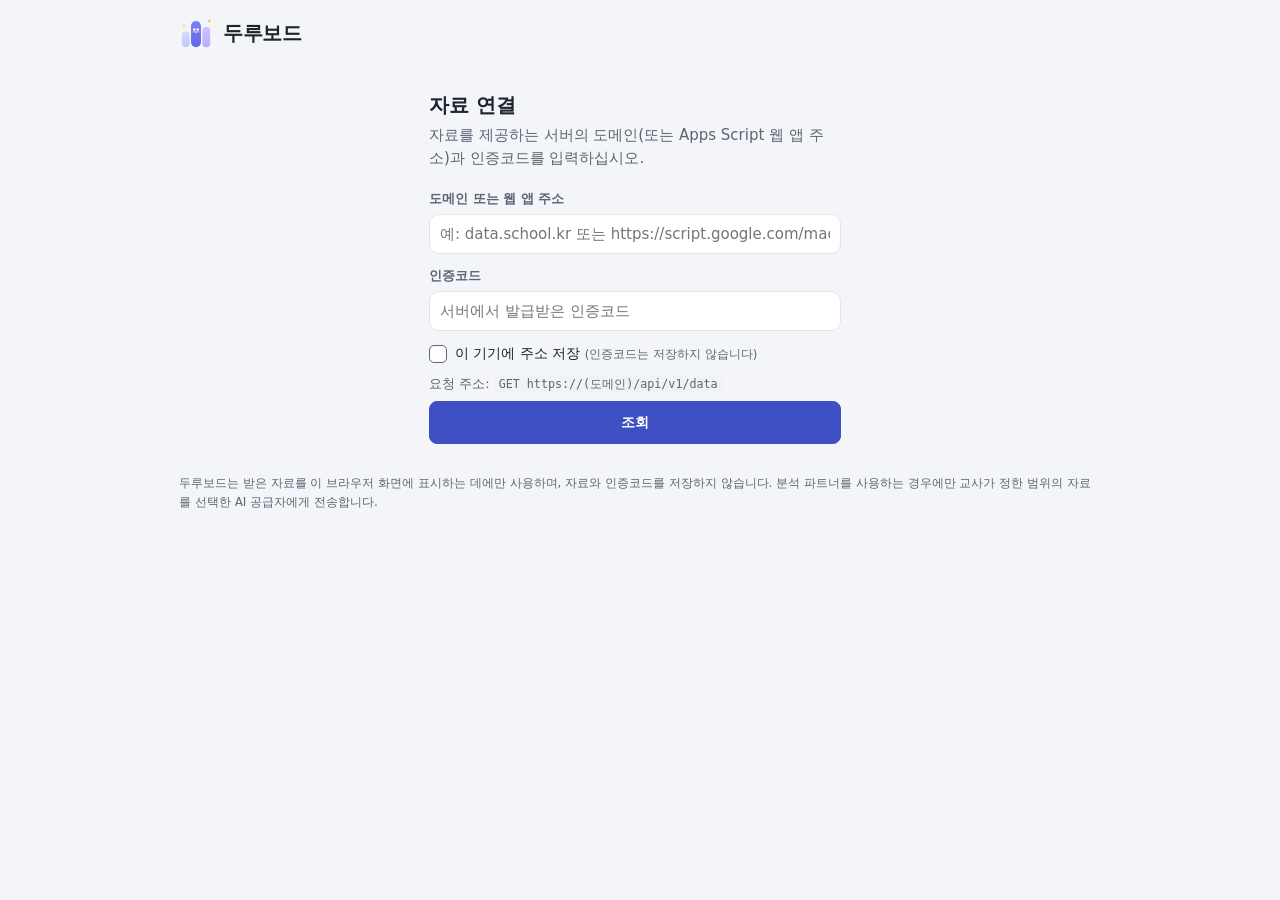
<file: duruboard/index.html>
<!doctype html>
<html lang="ko">
<head>
  <meta charset="utf-8">
  <meta name="viewport" content="width=device-width, initial-scale=1, viewport-fit=cover">
  <meta name="referrer" content="no-referrer">
  <!-- 이 페이지의 스크립트는 같은 폴더의 파일만 실행하고, 자료 요청은 HTTPS(및 로컬 시험 주소)로만 보냅니다. -->
  <meta http-equiv="Content-Security-Policy"
        content="default-src 'self'; script-src 'self'; style-src 'self'; img-src 'self' data:; connect-src https: http://localhost:* http://127.0.0.1:*; object-src 'none'; base-uri 'none'; form-action 'none'">
  <title>두루보드</title>
  <link rel="icon" href="data:image/svg+xml,%3Csvg%20xmlns%3D%22http%3A//www.w3.org/2000/svg%22%20viewBox%3D%220%200%2048%2048%22%3E%3Crect%20x%3D%224%22%20y%3D%2222%22%20width%3D%2211%22%20height%3D%2222%22%20rx%3D%225.5%22%20fill%3D%22%23c6cdff%22/%3E%3Crect%20x%3D%2217%22%20y%3D%227%22%20width%3D%2214%22%20height%3D%2237%22%20rx%3D%227%22%20fill%3D%22%239ea6fc%22/%3E%3Crect%20x%3D%2233%22%20y%3D%2215%22%20width%3D%2211%22%20height%3D%2229%22%20rx%3D%225.5%22%20fill%3D%22%23c4b5fd%22/%3E%3Ccircle%20cx%3D%2221.6%22%20cy%3D%2219%22%20r%3D%221.7%22%20fill%3D%22%233d2280%22/%3E%3Ccircle%20cx%3D%2226.4%22%20cy%3D%2219%22%20r%3D%221.7%22%20fill%3D%22%233d2280%22/%3E%3Cpath%20d%3D%22M22.2%2022.4q1.8%201.8%203.6%200%22%20fill%3D%22none%22%20stroke%3D%22%233d2280%22%20stroke-width%3D%221.4%22%20stroke-linecap%3D%22round%22/%3E%3C/svg%3E">
  <link rel="stylesheet" href="style.css?v=20261102c">
</head>
<body>
  <header class="app-header">
    <div class="brand">
      <svg class="brand-mark" viewBox="0 0 48 48" aria-hidden="true">
        <defs>
          <linearGradient id="bm1" x1="0" y1="0" x2="0" y2="1"><stop class="bm1a" offset="0"/><stop class="bm1b" offset="1"/></linearGradient>
          <linearGradient id="bm2" x1="0" y1="0" x2="0" y2="1"><stop class="bm2a" offset="0"/><stop class="bm2b" offset="1"/></linearGradient>
          <linearGradient id="bm3" x1="0" y1="0" x2="0" y2="1"><stop class="bm3a" offset="0"/><stop class="bm3b" offset="1"/></linearGradient>
        </defs>
        <rect class="bm-bar1" x="4" y="22" width="11" height="22" rx="5.5"/>
        <rect class="bm-bar2" x="17" y="7" width="14" height="37" rx="7"/>
        <rect class="bm-bar3" x="33" y="15" width="11" height="29" rx="5.5"/>
        <circle class="bm-eye" cx="21.6" cy="19" r="1.7"/>
        <circle class="bm-eye" cx="26.4" cy="19" r="1.7"/>
        <circle class="bm-cheek" cx="19.9" cy="22.2" r="1.2"/>
        <circle class="bm-cheek" cx="28.1" cy="22.2" r="1.2"/>
        <path class="bm-mouth" d="M22.2 22.4q1.8 1.8 3.6 0"/>
        <circle class="bm-spark" cx="43" cy="7" r="2"/>
        <circle class="bm-spark s2" cx="7" cy="14" r="1.5"/>
      </svg>
      <div>
        <h1>두루보드</h1>
      </div>
    </div>
    <!-- 자료를 불러온 뒤 우측 상단에 표시되는 버튼 -->
    <div id="fabs" class="fabs">
    <span id="fetched-at" class="fetched" hidden></span>
    <button type="button" id="btn-refresh" class="fab" hidden aria-label="새로 고침 (자료 다시 조회)" title="새로 고침">
      <svg viewBox="0 0 24 24" width="20" height="20" aria-hidden="true" fill="none" stroke="currentColor" stroke-width="1.8" stroke-linecap="round" stroke-linejoin="round"><path d="M4 12a8 8 0 1 0 2.4-5.7"/><path d="M4 4v4.5h4.5"/></svg>
    </button>
    <button type="button" id="btn-wipe" class="fab" hidden aria-label="초기화 (보드와 저장 정보 모두 삭제)" title="초기화">
      <svg viewBox="0 0 24 24" width="20" height="20" aria-hidden="true" fill="none" stroke="currentColor" stroke-width="1.8" stroke-linecap="round" stroke-linejoin="round"><path d="M4.5 7h15"/><path d="M9.5 7V5.2A1.2 1.2 0 0 1 10.7 4h2.6a1.2 1.2 0 0 1 1.2 1.2V7"/><path d="M6.5 7l.8 11.6A1.6 1.6 0 0 0 8.9 20h6.2a1.6 1.6 0 0 0 1.6-1.4L17.5 7"/><path d="M10.3 11v5M13.7 11v5"/></svg>
    </button>
    <button type="button" id="btn-groups" class="fab" hidden aria-label="그룹 관리" title="그룹 관리">
      <svg viewBox="0 0 24 24" width="20" height="20" aria-hidden="true" fill="none" stroke="currentColor" stroke-width="1.8" stroke-linecap="round" stroke-linejoin="round"><path d="M3 7.5A2 2 0 0 1 5 5.5h4l2 2h8a2 2 0 0 1 2 2v8a2 2 0 0 1-2 2H5a2 2 0 0 1-2-2z"/><path d="M8 12.5h8M8 15.5h5"/></svg>
    </button>
    <button type="button" id="fab-export" class="fab" hidden aria-label="레이아웃 설정" title="레이아웃 설정" aria-expanded="false" aria-controls="pop-export">
      <svg viewBox="0 0 24 24" width="20" height="20" aria-hidden="true" fill="none" stroke="currentColor" stroke-width="1.8" stroke-linecap="round" stroke-linejoin="round"><circle cx="12" cy="12" r="3"/><path d="M19.4 15a1.7 1.7 0 0 0 .3 1.8l.1.1a2 2 0 1 1-2.8 2.8l-.1-.1a1.7 1.7 0 0 0-1.8-.3 1.7 1.7 0 0 0-1 1.5V21a2 2 0 1 1-4 0v-.1a1.7 1.7 0 0 0-1.1-1.5 1.7 1.7 0 0 0-1.8.3l-.1.1a2 2 0 1 1-2.8-2.8l.1-.1a1.7 1.7 0 0 0 .3-1.8 1.7 1.7 0 0 0-1.5-1H3a2 2 0 1 1 0-4h.1a1.7 1.7 0 0 0 1.5-1.1 1.7 1.7 0 0 0-.3-1.8l-.1-.1a2 2 0 1 1 2.8-2.8l.1.1a1.7 1.7 0 0 0 1.8.3H9a1.7 1.7 0 0 0 1-1.5V3a2 2 0 1 1 4 0v.1a1.7 1.7 0 0 0 1 1.5 1.7 1.7 0 0 0 1.8-.3l.1-.1a2 2 0 1 1 2.8 2.8l-.1.1a1.7 1.7 0 0 0-.3 1.8V9a1.7 1.7 0 0 0 1.5 1H21a2 2 0 1 1 0 4h-.1a1.7 1.7 0 0 0-1.5 1z"/></svg>
    </button>
    <button type="button" id="fab" class="fab" hidden aria-label="자료 연결 및 요약" title="자료 연결 및 요약" aria-expanded="false" aria-controls="pop">
      <svg viewBox="0 0 24 24" width="22" height="22" aria-hidden="true" fill="none" stroke="currentColor" stroke-width="1.8" stroke-linecap="round">
        <ellipse cx="12" cy="6" rx="7" ry="2.6"></ellipse>
        <path d="M5 6v6c0 1.4 3.1 2.6 7 2.6s7-1.2 7-2.6V6"></path>
        <path d="M5 12v6c0 1.4 3.1 2.6 7 2.6s7-1.2 7-2.6v-6"></path>
      </svg>
      <span class="fab-dot" aria-hidden="true"></span>
    </button>
    </div>
  </header>

  <div id="pop-scrim" class="pop-scrim" hidden></div>
  <!-- 레이아웃 창 -->
  <div id="pop-export" class="pop" role="dialog" aria-label="레이아웃 설정" hidden>
    <section class="pop-sec">
      <div class="pop-head">
        <h2>레이아웃 설정</h2>
        <button type="button" id="ex-close" class="icon-btn" aria-label="닫기">×</button>
      </div>
      <div class="theme-row">
        <span class="field-label">화면 밝기</span>
        <div id="theme-seg" class="seg-theme" role="radiogroup" aria-label="화면 밝기">
          <button type="button" role="radio" data-mode="light" aria-checked="false">밝게</button>
          <button type="button" role="radio" data-mode="dark" aria-checked="false">어둡게</button>
          <button type="button" role="radio" data-mode="auto" aria-checked="true">자동</button>
        </div>
      </div>
      <div class="theme-row auto-row">
        <span class="field-label">자동 새로 고침</span>
        <div id="auto-seg" class="seg-theme" role="radiogroup" aria-label="자동 새로 고침 간격">
          <button type="button" role="radio" data-sec="0" aria-checked="true">끔</button>
          <button type="button" role="radio" data-sec="30" aria-checked="false">30초</button>
          <button type="button" role="radio" data-sec="60" aria-checked="false">1분</button>
          <button type="button" role="radio" data-sec="300" aria-checked="false">5분</button>
        </div>
      </div>
      <div class="clr-sec">
        <div class="clr-head"><span class="field-label">그래프 기본 색상</span><button type="button" id="clr-reset" class="link">기본값으로</button></div>
        <div class="clr-line"><span class="clr-name">기본 색</span><div id="g-color-base" class="clr-pick" role="radiogroup" aria-label="기본 색"></div></div>
        <div class="clr-line"><span class="clr-name">강조 색</span><div id="g-color-point" class="clr-pick" role="radiogroup" aria-label="강조 색"></div></div>
        <p class="hint">강조 색은 최저값·최고값 강조에 쓰입니다. 개체마다 서식 단계에서 따로 정할 수도 있습니다.</p>
      </div>
    </section>
    <section class="pop-sec ai-sec">
      <div class="ai-sec-head"><h2>분석 파트너</h2><span class="ai-badge">AI</span></div>
      <p class="hint">외부 AI 모델을 연결하여 자료에 대해 질문하고 개체 제안을 받습니다. 인증 키는 저장하지 않으며 페이지를 닫으면 삭제됩니다.</p>
      <div class="ai-field">
        <span class="field-label">공급자</span>
        <div id="ai-prov" class="seg-theme ai-prov" role="radiogroup" aria-label="공급자"></div>
      </div>
      <label class="ai-field">
        <span class="field-label">모델</span>
        <span class="ai-model-row">
          <input id="ai-model" type="text" spellcheck="false" autocomplete="off" aria-label="모델명">
          <button type="button" id="ai-models" class="btn small">목록</button>
        </span>
      </label>
      <div id="ai-model-list" class="ai-model-list" hidden></div>
      <div class="ai-field" id="ai-key-field">
        <label class="field-label" for="ai-key">인증 키</label>
        <span class="ai-model-row">
          <input id="ai-key" type="password" spellcheck="false" autocomplete="off" placeholder="공급자에서 발급받은 API 키">
          <button type="button" id="ai-key-btn" class="btn small">저장</button>
        </span>
      </div>
      <label class="check ai-keep">
        <input id="ai-key-keep" type="checkbox">
        <span>이 탭을 닫을 때까지 유지 <small>(새로 고침해도 다시 입력하지 않음. 레이아웃 내보내기에는 포함되지 않음)</small></span>
      </label>
      <div class="ai-field">
        <span class="field-label">전송 자료</span>
        <div class="ai-send-row">
          <button type="button" id="ai-cols" class="btn small ai-cols-btn">열별 전송 설정</button>
          <span id="ai-send-sum" class="ai-send-sum"></span>
        </div>
      </div>
      <p id="ai-set-msg" class="msg" role="status" aria-live="polite"></p>
    </section>
    <section class="pop-sec ex-data">
      <h2>레이아웃 내보내기</h2>
      <p class="hint">선택한 개체의 구성을 JSON 파일로 저장합니다. 자료 값은 포함되지 않으며, 파일을 공유받은 사용자는 [레이아웃 불러오기]로 적용할 수 있습니다.</p>
      <div class="mini-actions">
        <button type="button" id="ex-all" class="link">전체 선택</button>
        <button type="button" id="ex-none" class="link">선택 해제</button>
      </div>
      <ul id="ex-list" class="ex-list"></ul>
      <label class="check ex-ai">
        <input id="ex-ai" type="checkbox" checked>
        <span class="ex-ai-t">분석 파트너 설정 함께 저장
          <span class="inc-row"><span class="inc-tag yes">포함</span><span class="inc-v">공급자 · 모델 · 열별 전송 설정</span></span>
          <span class="inc-row"><span class="inc-tag no">미포함</span><span class="inc-v">인증 키</span></span>
        </span>
      </label>
      <div class="actions">
        <button type="button" id="ex-file" class="btn small primary">JSON 파일 저장</button>
      </div>
      <p id="ex-msg" class="msg" role="status" aria-live="polite"></p>
    </section>
    <section class="pop-sec ex-data">
      <h2>레이아웃 불러오기</h2>
      <p class="hint">공유받은 레이아웃 파일에서 개체를 선택하여 현재 자료에 적용합니다.</p>
      <div class="actions">
        <button type="button" id="im-pick" class="btn small">파일 선택</button>
        <input id="in-layout" type="file" accept=".json,application/json" hidden>
      </div>
      <div id="im-box" hidden>
        <p id="im-file" class="sub"></p>
        <ul id="im-list" class="ex-list"></ul>
        <label class="check im-ai" id="im-ai-row" hidden>
          <input id="im-ai" type="checkbox" checked>
          <span>분석 파트너 설정 적용 <small id="im-ai-desc"></small></span>
        </label>
        <div class="actions">
          <button type="button" id="im-add" class="btn small primary">선택 개체 추가</button>
          <button type="button" id="im-replace" class="btn small">현재 레이아웃 교체</button>
        </div>
      </div>
      <p id="im-msg" class="msg" role="status" aria-live="polite"></p>
    </section>
  </div>

  <!-- 연결 버튼을 누르면 열리는 창 -->
  <div id="pop" class="pop" role="dialog" aria-label="자료 연결 및 요약" hidden>
    <section class="pop-sec">
      <div class="pop-head">
        <h2>현재 자료</h2>
        <button type="button" id="pop-close" class="icon-btn" aria-label="닫기">×</button>
      </div>
      <div id="pop-summary"></div>
      <div class="actions">
        <button type="button" id="btn-preview" class="btn small">원자료 보기</button>
        <button type="button" id="btn-refetch" class="btn small">다시 조회</button>
        <button type="button" id="btn-reset" class="btn small">레이아웃 초기화</button>
        <button type="button" id="btn-disconnect" class="btn small danger">연결 해제</button>
      </div>
    </section>
    <section class="pop-sec">
      <h2>새 자료 연결</h2>
      <div id="pop-slot"></div>
    </section>
  </div>

  <main>
    <!-- 첫 화면: 자료 연결 -->
    <section id="view-connect" class="connect-card" aria-labelledby="conn-title">
      <div id="connect-form-view">
        <h2 id="conn-title">자료 연결</h2>
        <p class="lead" id="conn-lead">자료를 제공하는 서버의 도메인(또는 Apps Script 웹 앱 주소)과 인증코드를 입력하십시오.</p>
        <div id="conn-slot">
          <div id="conn-form" class="conn-form">
            <label class="field conn-net">
              <span>도메인 또는 웹 앱 주소</span>
              <input id="in-domain" type="text" inputmode="url" spellcheck="false" autocomplete="off" placeholder="예: data.school.kr 또는 https://script.google.com/macros/s/…/exec">
            </label>
            <label class="field conn-net">
              <span>인증코드</span>
              <input id="in-code" type="password" spellcheck="false" autocomplete="off" placeholder="서버에서 발급받은 인증코드">
            </label>
            <label class="check conn-net">
              <input id="chk-save-domain" type="checkbox">
              <span>이 기기에 주소 저장 <small>(인증코드는 저장하지 않습니다)</small></span>
            </label>
            <p class="hint conn-net">요청 주소: <code id="req-preview">GET https://(도메인)/api/v1/data</code></p>
            <button type="button" id="btn-fetch" class="btn primary block">조회</button>
            <p id="msg" class="msg" role="status" aria-live="polite"></p>
          </div>
        </div>
      </div>
    </section>

    <!-- 보드 -->
    <section id="view-board" class="board-view" hidden aria-labelledby="board-title">
      <div class="board-head">
        <div class="bt-row"><h2 id="board-title"></h2><button type="button" id="btn-board-title" class="fx-btn" aria-label="보드 제목 수정" title="보드 제목 수정"><svg viewBox="0 0 24 24" width="16" height="16" aria-hidden="true" fill="none" stroke="currentColor" stroke-width="1.9" stroke-linecap="round" stroke-linejoin="round"><path d="M4 20h4L18.5 9.5a2.1 2.1 0 0 0-3-3L5 17v3"/><path d="M13.5 7.5l3 3"/></svg></button><button type="button" id="btn-board-info" class="fx-btn" aria-label="자료 정보" title="자료 정보" aria-expanded="false" aria-controls="board-sub"><svg viewBox="0 0 24 24" width="16" height="16" aria-hidden="true" fill="none" stroke="currentColor" stroke-width="1.9" stroke-linecap="round"><circle cx="12" cy="12" r="9"/><path d="M12 11v5.5"/><circle cx="12" cy="7.8" r=".6" fill="currentColor"/></svg></button></div>
        <div id="board-sub" class="sub" hidden><span id="board-sub-text"></span></div>
      </div>
      <div id="board" class="board"></div>
      <button type="button" id="btn-ai" class="add-fab second ai-fab" hidden aria-label="분석 파트너 열기·닫기" title="분석 파트너"><svg viewBox="0 0 24 24" aria-hidden="true"><path d="M12 3.5l1.9 4.6 4.6 1.9-4.6 1.9L12 16.5l-1.9-4.6L5.5 10l4.6-1.9z"/><path d="M18.5 15.5l.8 1.9 1.9.8-1.9.8-.8 1.9-.8-1.9-1.9-.8 1.9-.8z"/></svg></button>
      <div class="add-fabs" role="group" aria-label="추가">
        <button type="button" id="fab-add-group" class="add-fab second" aria-label="그룹 만들기" title="그룹 만들기"><svg viewBox="0 0 24 24" aria-hidden="true"><path d="M3 7.5A2 2 0 0 1 5 5.5h4l2 2h8a2 2 0 0 1 2 2v8a2 2 0 0 1-2 2H5a2 2 0 0 1-2-2z"/><path d="M12 11v5M9.5 13.5h5"/></svg><span>그룹</span></button>
        <button type="button" id="fab-add-item" class="add-fab" aria-label="개체 추가" title="개체 추가"><svg viewBox="0 0 24 24" aria-hidden="true"><path d="M12 5v14M5 12h14"/></svg><span>개체</span></button>
      </div>
    </section>
  </main>

  <footer class="app-footer">
    <p>두루보드는 받은 자료를 이 브라우저 화면에 표시하는 데에만 사용하며, 자료와 인증코드를 저장하지 않습니다. 분석 파트너를 사용하는 경우에만 교사가 정한 범위의 자료를 선택한 AI 공급자에게 전송합니다.</p>
  </footer>

  <!-- 그래프 만들기 -->
  <dialog id="dlg-chart" class="dialog builder">
    <div class="dialog-body">
      <div class="builder-head">
        <div class="bh-title">
          <h3 id="dlg-chart-title" title="제목 수정">개체 (1)</h3>
          <input id="cf-title" class="title-edit" type="text" autocomplete="off" maxlength="100" aria-label="제목" hidden>
          <button type="button" id="btn-title-edit" class="fx-btn" aria-label="제목 수정" title="제목 수정"><svg viewBox="0 0 24 24" width="16" height="16" aria-hidden="true" fill="none" stroke="currentColor" stroke-width="1.9" stroke-linecap="round" stroke-linejoin="round"><path d="M4 20h4L18.5 9.5a2.1 2.1 0 0 0-3-3L5 17v3"/><path d="M13.5 7.5l3 3"/></svg></button>
        </div>
        <span id="kind-name" class="kind-name" hidden>그래프·표 추가</span>
        <button type="button" id="btn-help" class="guide-btn"><svg class="q-ico" viewBox="0 0 24 24" aria-hidden="true"><circle cx="12" cy="12" r="9"/><path d="M9.7 9.4a2.4 2.4 0 0 1 4.6.8c0 1.6-2.3 2.1-2.3 3.5"/><circle class="q-dot" cx="12" cy="17" r="1"/></svg><span>사용 안내</span></button>
      </div>
      <div class="builder-grid">
        <nav id="step-nav" class="step-nav" aria-label="설정 단계"></nav>
        <div class="builder-controls" id="builder-controls">
          <div class="step" id="step-type" data-name="유형">
            <div class="step-head">
              <p class="step-q"><b>1</b> 유형</p>
              <button type="button" class="help-btn" data-help="type" aria-expanded="false" aria-label="유형 안내"><svg class="q-ico" viewBox="0 0 24 24" aria-hidden="true"><circle cx="12" cy="12" r="9"/><path d="M9.7 9.4a2.4 2.4 0 0 1 4.6.8c0 1.6-2.3 2.1-2.3 3.5"/><circle class="q-dot" cx="12" cy="17" r="1"/></svg></button>
            </div>
            <p class="help-text" id="help-type" hidden>그래프의 형태를 고릅니다. 세로 막대는 항목이 적을 때, 가로 막대는 항목이 많거나 이름이 길 때, 꺾은선은 순서가 있는 항목(1단원→6단원)의 흐름을 볼 때 적합합니다. 히스토그램은 값이 어느 구간에 몰려 있는지, 표는 값을 그대로, 명단은 해당 항목을 목록으로 보여 줍니다.</p>
            <div id="cf-type" class="chips type-chips"></div>
            <div id="cf-stype" class="st-cards" hidden></div>
          </div>

          <div class="step" id="step-item" data-name="X축">
            <div class="step-head">
              <p class="step-q"><b>2</b> <span class="ax-t" id="t-item">X축</span> <small class="ax-role">항목</small></p>
              <button type="button" class="help-btn" data-help="item" aria-expanded="false" aria-label="항목 축 안내"><svg class="q-ico" viewBox="0 0 24 24" aria-hidden="true"><circle cx="12" cy="12" r="9"/><path d="M9.7 9.4a2.4 2.4 0 0 1 4.6.8c0 1.6-2.3 2.1-2.3 3.5"/><circle class="q-dot" cx="12" cy="17" r="1"/></svg></button>
            </div>
            <p class="help-text" id="help-item" hidden>막대 하나가 무엇인지 고릅니다. 카드 아래의 회색 글자는 실제로 막대에 붙을 이름입니다. ‘학번별’은 학생마다, ‘반별’은 같은 반 학생을 묶어 반마다, ‘단원별’은 아래에서 고른 단원(예: 1단원~6단원)마다 막대 하나를 표시합니다. 축 이름은 그래프에 표시되는 이름이며, 비워 두면 자동으로 정해집니다.</p>
            <div class="field">
              <div class="field-head"><span class="field-label">항목 기준</span></div>
              <div id="cf-item" class="ib-cards" role="group" aria-label="항목 기준"></div>
              <p id="item-hint" class="by-hint"></p>
            </div>
            <div id="slot-xcols"></div>
            <div class="field">
              <div class="field-head"><span class="field-label">축 이름</span></div>
              <input id="cf-iname" type="text" autocomplete="off" maxlength="40" aria-label="항목 축 이름">
            </div>
            <div class="opt-row" id="opt-sort">
              <span class="opt-label">항목 순서</span>
              <div id="cf-sort" class="chips small-chips"></div>
            </div>
          </div>

          <div class="step" id="step-value" data-name="Y축">
            <div class="step-head">
              <p class="step-q"><b>3</b> <span class="ax-t" id="t-value">Y축</span> <small class="ax-role">값</small></p>
              <button type="button" class="help-btn" data-help="value" aria-expanded="false" aria-label="값 축 안내"><svg class="q-ico" viewBox="0 0 24 24" aria-hidden="true"><circle cx="12" cy="12" r="9"/><path d="M9.7 9.4a2.4 2.4 0 0 1 4.6.8c0 1.6-2.3 2.1-2.3 3.5"/><circle class="q-dot" cx="12" cy="17" r="1"/></svg></button>
            </div>
            <p class="help-text" id="help-value" hidden>그래프에서는 막대 높이로, 통계에서는 숫자 하나로 나타낼 값을 정합니다. 학번처럼 행을 X축에 놓았다면 여기서 계산에 쓸 열(예: 1단원~6단원)을 고르고, 열을 X축에 놓았다면 계산 방식만 고르면 됩니다(예: 입력률). ‘입력 칸 수’는 값이 들어 있는 칸, ‘미입력 칸 수’는 빈칸의 수이며, 0과 거짓도 입력된 값으로 봅니다.</p>
            <div id="slot-cols"></div>
            <div id="slot-method"></div>
            <div id="stat-opt" class="field" hidden></div>
            <div class="field">
              <div class="field-head"><span class="field-label" id="vname-label">축 이름</span></div>
              <input id="cf-vname" type="text" autocomplete="off" maxlength="40" aria-label="값 축 이름">
            </div>
          </div>

          <div class="step" id="step-cols" data-name="열 선택">
            <div class="step-head">
              <p class="step-q"><b id="n-cols" class="n-col">1</b> 열 선택</p>
              <button type="button" class="help-btn" data-help="cols" aria-expanded="false" aria-label="열 선택 안내"><svg class="q-ico" viewBox="0 0 24 24" aria-hidden="true"><circle cx="12" cy="12" r="9"/><path d="M9.7 9.4a2.4 2.4 0 0 1 4.6.8c0 1.6-2.3 2.1-2.3 3.5"/><circle class="q-dot" cx="12" cy="17" r="1"/></svg></button>
            </div>
            <p class="help-text" id="help-cols" hidden>계산에 사용할 열을 고릅니다. 예: 1단원~6단원. ‘전체 선택’은 학번·이름 같은 식별 열을 제외하고 선택합니다. 열을 길게 누르거나 마우스 오른쪽 단추를 누르면 자료형(수치·문자 등)을 변경할 수 있습니다.</p>
            <div class="field" id="step-usecols">
              <div class="field-head">
                <span class="field-label" id="usecols-label"><i class="lg col"></i>사용할 열</span>
                <span class="mini-actions"><button type="button" id="cf-all" class="link">전체 선택</button><button type="button" id="cf-none" class="link">선택 해제</button></span>
              </div>
              <div id="cf-cols" class="chips"></div>
            </div>
          </div>

          <div class="step" id="step-what" data-name="계산">
            <div class="step-head">
              <p class="step-q"><b id="n-what" class="n-out">2</b> 계산</p>
              <button type="button" class="help-btn" data-help="what" aria-expanded="false" aria-label="계산 안내"><svg class="q-ico" viewBox="0 0 24 24" aria-hidden="true"><circle cx="12" cy="12" r="9"/><path d="M9.7 9.4a2.4 2.4 0 0 1 4.6.8c0 1.6-2.3 2.1-2.3 3.5"/><circle class="q-dot" cx="12" cy="17" r="1"/></svg></button>
            </div>
            <p class="help-text" id="help-what" hidden>먼저 계산 방향을 고릅니다. ‘열마다’는 열(세로줄)마다 값 하나(예: 단원별 완료율), ‘행마다’는 행(가로줄)마다 값 하나(예: 학생별 진도율), ‘전체 하나로’는 선택한 모든 칸을 값 하나(예: 전체 진도율)로 계산합니다. 다음으로 계산 방식을 고릅니다. ‘입력 칸 수’는 값이 들어 있는 칸, ‘미입력 칸 수’는 빈칸의 수이며, 0과 거짓도 입력된 값으로 봅니다. 산출 범위로 상위·하위 일부나 기준값 이상·이하만 산출할 수 있습니다.</p>
            <div class="field" id="dir-field" hidden>
              <div class="field-head"><span class="field-label">계산 방향</span></div>
              <div id="cf-dir" class="dir-cards" role="group" aria-label="계산 방향"></div>
              <div id="row-by" class="row-by" hidden></div>
            </div>
            <div class="field calc-m">
              <div class="field-head"><span class="field-label">계산 방식</span></div>
              <div id="cf-method" class="chips" role="group" aria-label="계산 방식"></div>
              <p id="method-note" class="pr-note" hidden></p>
              <p id="method-ex" class="method-ex"></p>
            </div>
            <div id="cf-presets" hidden></div>
            <div class="field" id="range-sec">
              <div class="field-head"><span class="field-label">산출 범위</span><span class="field-hint">상위·하위 일부만 산출</span></div>
              <div id="cf-range" class="chips" role="group" aria-label="산출 범위">
                <button type="button" class="chip" data-id="all">전체</button>
                <button type="button" class="chip" data-id="top">상위</button>
                <button type="button" class="chip" data-id="bottom">하위</button>
                <button type="button" class="chip" data-id="le" title="기준값 이하">≤</button>
                <button type="button" class="chip" data-id="ge" title="기준값 이상">≥</button>
              </div>
              <div id="range-opt" class="range-opt" hidden>
                <input id="cf-range-n" type="text" inputmode="decimal" aria-label="범위 값">
                <span id="range-suffix" class="range-suffix"></span>
                <div id="range-unit" class="seg-mini" role="group" aria-label="단위"><button type="button" data-u="pct">%</button><button type="button" data-u="cnt">개</button></div>
              </div>
              <p id="range-desc" class="field-hint"></p>
            </div>
          </div>

          <div class="step" id="step-filter" data-name="조건">
            <div class="step-head">
              <p class="step-q"><b id="n-filter" class="n-out">3</b> 조건</p>
              <button type="button" class="help-btn" data-help="filter" aria-expanded="false" aria-label="조건 안내"><svg class="q-ico" viewBox="0 0 24 24" aria-hidden="true"><circle cx="12" cy="12" r="9"/><path d="M9.7 9.4a2.4 2.4 0 0 1 4.6.8c0 1.6-2.3 2.1-2.3 3.5"/><circle class="q-dot" cx="12" cy="17" r="1"/></svg></button>
            </div>
            <p class="help-text" id="help-filter" hidden>조건에 맞는 행만 골라 계산합니다. [조건 추가]를 누르고 기준 열을 고른 뒤, 문자 열은 값을 체크하고(예: 반 2-1), 숫자 열은 범위를 지정합니다(예: 정답률 0 ~ 70). 한 열에서 여러 값을 고르면 그중 하나라도 해당하는 행, 조건이 여러 개이면 모두 만족하는 행을 씁니다. 산출 범위로 계산 결과의 상위·하위 일부만 남길 수도 있습니다.</p>
            <div class="field">
              <div class="field-head"><span class="field-label">행 조건</span><span class="field-hint">조건에 맞는 행만 계산</span></div>
              <div id="cf-filter" class="filter"></div>
              <p id="cf-filter-sum" class="fsum"></p>
            </div>
            <div id="slot-range"></div>
          </div>

          <div class="step" id="step-style" data-name="서식">
            <div class="step-head">
              <p class="step-q"><b>5</b> 서식</p>
            </div>
            <div class="opt-row" id="opt-align">
              <span class="opt-label">값 정렬</span>
              <div id="cf-align" class="chips small-chips" role="group" aria-label="값 정렬"><button type="button" class="chip" data-id="left">왼쪽</button><button type="button" class="chip" data-id="center">가운데</button><button type="button" class="chip" data-id="right">오른쪽</button></div>
            </div>
            <div class="opt-row" id="opt-hl">
              <span class="opt-label">강조</span>
              <div id="cf-hl" class="chips small-chips" role="group" aria-label="강조"><button type="button" class="chip" data-id="none">없음</button><button type="button" class="chip" data-id="min">최저값</button><button type="button" class="chip" data-id="max">최고값</button></div>
            </div>
            <div class="opt-row" id="opt-width">
              <span class="opt-label">카드 너비</span>
              <div id="cf-width" class="chips small-chips"></div>
            </div>
            <div class="opt-row" id="opt-color">
              <span class="opt-label">색상</span>
              <div class="clr-rows">
                <div class="clr-line"><span class="clr-name">기본 색</span><div id="cf-color-base" class="clr-pick" role="radiogroup" aria-label="기본 색"></div></div>
                <div class="clr-line" id="cf-color-point-line"><span class="clr-name">강조 색</span><div id="cf-color-point" class="clr-pick" role="radiogroup" aria-label="강조 색"></div></div>
              </div>
            </div>
          </div>
        </div>

        <div id="vis-scrim" class="vis-scrim" hidden></div>
        <div id="builder-visual" class="builder-visual" data-pane="preview" data-collapsed="false">
          <div class="vis-tabs">
            <span class="vis-title">세부 설정</span>
            <span id="vis-sum" class="vis-sum"></span>
            <button type="button" id="vt-toggle" class="vis-toggle" aria-expanded="true" aria-label="세부 설정 접기">
              <svg viewBox="0 0 16 16" width="16" height="16" aria-hidden="true"><path d="M4 6l4 4 4-4" fill="none" stroke="currentColor" stroke-width="1.8" stroke-linecap="round" stroke-linejoin="round"></path></svg>
            </button>
          </div>
          <div class="pane-cap">
            <span class="pane-name">미리보기</span>
            <span id="pane-desc" class="pane-desc"></span>
          </div>
          <div class="vis-cols-wrap">
            <span class="vis-cols-label">열 선택</span>
            <div id="vis-cols" class="vis-cols" role="group" aria-label="열 선택"></div>
          </div>
          <div id="vp-schema" class="vis-pane">
            <p class="vis-label">자료 표</p>
            <ul class="legend">
              <li><i class="lg col"></i>선택한 열</li>
              <li id="lg-lab-item"><i class="lg lab"></i>기준 열</li>
              <li><i class="lg out"></i>집계 결과</li>
            </ul>
            <div class="schema-wrap"><div id="schema" class="schema"></div></div>
            <div id="schema-note" class="note info"><svg class="n-ico n-info" viewBox="0 0 24 24" aria-hidden="true"><circle cx="12" cy="12" r="9"/><path d="M12 11v5.5"/><circle class="n-dot" cx="12" cy="7.8" r="1"/></svg><svg class="n-ico n-warn" viewBox="0 0 24 24" aria-hidden="true"><path d="M10.3 4.2 2.9 17.5A2 2 0 0 0 4.6 20.5h14.8a2 2 0 0 0 1.7-3L13.7 4.2a2 2 0 0 0-3.4 0z"/><path d="M12 9.5v4.5"/><circle class="n-dot" cx="12" cy="17" r="1"/></svg><p id="schema-text" class="schema-text"></p></div>
            <div id="schema-foot" class="tgl-foot"><button type="button" id="btn-table" class="tbl-switch" aria-pressed="false"><svg viewBox="0 0 24 24" aria-hidden="true"><path d="M4 8h13"/><path d="M14 5l3 3-3 3"/><path d="M20 16H7"/><path d="M10 13l-3 3 3 3"/></svg><span id="btn-table-text">표로 전환</span></button></div>
          </div>
          <div id="vp-preview" class="vis-pane">
            <div class="pv-head">
              <p class="vis-label">결과</p>
              <div class="kind-seg" role="radiogroup" aria-label="개체 종류">
                <button type="button" id="kd-chart" role="radio" aria-checked="true">그래프·표</button>
                <button type="button" id="kd-stat" role="radio" aria-checked="false">통계</button>
              </div>
            </div>
            <div id="pv-box" class="pv-box"></div>
          </div>
        </div>
      </div>

      <p id="cf-error" class="msg error" role="alert"></p>
      <div class="dialog-actions">
        <button type="button" id="cf-cancel" class="btn">취소</button>
        <button type="button" id="cf-ok" class="btn primary">추가</button>
      </div>
    </div>
      <div id="col-pop" class="col-pop" role="dialog" aria-label="열 자료형 설정" hidden>
      <div class="cp-head">
        <strong id="cp-name"></strong>
        <button type="button" id="cp-close" class="icon-btn" aria-label="닫기">×</button>
      </div>
      <p class="cp-label">자료형</p>
      <div id="cp-types" class="cp-types" role="radiogroup" aria-label="자료형"></div>
      <label class="cp-switch">
        <span class="cp-switch-text"><span>식별 열</span><small id="cp-id-auto"></small></span>
        <input id="cp-id" type="checkbox" role="switch">
        <i aria-hidden="true"></i>
      </label>
      <button type="button" id="cp-reset" class="link cp-reset">자동 판정으로 되돌리기</button>
    </div>
  </dialog>

  <!-- 원자료 보기 -->
  <dialog id="dlg-preview" class="dialog wide">
    <div class="dialog-body">
      <h3>원자료 보기</h3>
      <p id="pv-sub" class="hint"></p>
      <div class="table-wrap"><table id="pv-table" class="table"></table></div>
      <div class="dialog-actions">
        <button type="button" id="pv-close" class="btn">닫기</button>
      </div>
    </div>
  </dialog>

  <!-- 사용 안내 -->
  <dialog id="dlg-help" class="dialog help-dlg" aria-labelledby="help-title">
    <div class="dialog-body">
      <h3 id="help-title">개체 추가 사용 안내</h3>
      <ol class="guide">
        <li><strong>열 선택</strong><span>계산에 사용할 열을 고릅니다. 예: 1단원~6단원</span></li>
        <li><strong>계산</strong><span>계산 방향(열마다·행마다·전체 하나로)과 방식(평균·합계·최댓값·최솟값·입력 칸 수·입력률·미입력 칸 수)을 고릅니다. 예: 학생별 진도율 = 행마다 · 입력률</span>
          <span class="guide-ex">‘학번별 입력률(%)’ → 학생마다 막대 하나, 입력된 단원의 비율(진도율)</span>
          <span class="guide-ex">‘열별 입력 칸 수’ → 단원마다 막대 하나, 입력한 학생 수</span></li>
        <li><strong>조건</strong><span>열별로 조건을 걸어 계산할 행을 고릅니다. 문자 열은 값 체크, 숫자 열은 범위 지정. 예: 반 2-1, 정답률 0 ~ 60.</span></li>
        <li><strong>표시</strong><span>막대·꺾은선·히스토그램·표·명단 중에서 고르고, 최저값·최고값을 강조할 수 있습니다. 명단은 행마다 계산에서 해당 행을 목록으로 보여 줍니다.</span></li>
        
      </ol>
      <div class="guide-box">
        <p><strong>표로 전환</strong> 미리보기 오른쪽 아래의 [표로 전환]을 누르면 그 자리에 자료 표가 표시되며, 선택한 열과 계산 결과가 색으로 구분됩니다. [미리보기로 전환]을 누르면 돌아갑니다.</p>
        <p><strong>용어</strong> 입력 칸: 값이 들어 있는 칸 · 미입력 칸: 빈칸 · 행: 가로줄(보통 학생 한 명) · 열: 세로줄(단원, 과제 등)</p>
      </div>
      <div class="dialog-actions">
        <button type="button" id="help-close" class="btn primary">확인</button>
      </div>
    </div>
  </dialog>

  <!-- 조회 결과 요약 -->
  <dialog id="dlg-summary" class="dialog summary-dlg" aria-labelledby="sum-dlg-title">
    <div class="dialog-body">
      <p class="eyebrow" id="sum-dlg-title">자료를 불러왔습니다</p>
      <div id="intro-summary"></div>
      <div class="dialog-actions">
        <button type="button" id="btn-summary-ok" class="btn primary">확인</button>
      </div>
    </div>
  </dialog>

  <!-- 개체 종류 선택 -->
  <dialog id="dlg-kind" class="dialog kind-dlg" aria-labelledby="kind-dlg-title">
    <div class="dialog-body">
      <h3 id="kind-dlg-title" tabindex="-1" autofocus>개체 추가</h3>
      <div class="kind-cards kc-gap">
        <button type="button" id="kc-chart" class="kind-card">
          <svg class="kc-art" viewBox="0 0 120 64" aria-hidden="true"><path class="kc-axis" d="M8 56h104"/><rect x="16" y="30" width="14" height="26" rx="2"/><rect x="38" y="14" width="14" height="42" rx="2"/><rect x="60" y="24" width="14" height="32" rx="2"/><rect x="82" y="8" width="14" height="48" rx="2"/></svg>
          <b>그래프·표</b>
          <span>항목별 값을 막대, 꺾은선, 표, 명단 등으로 비교합니다.</span>
        </button>
        <button type="button" id="kc-stat" class="kind-card">
          <svg class="kc-art" viewBox="0 0 120 64" aria-hidden="true"><rect class="kc-box" x="14" y="6" width="92" height="52" rx="8"/><rect class="kc-line" x="26" y="16" width="34" height="5" rx="2.5"/><text x="26" y="44" class="kc-num">84.7%</text></svg>
          <b>통계</b>
          <span>비율·개수·평균처럼 숫자 하나로 요약합니다. 예: 전체 진도율 84.7%</span>
        </button>
      </div>
      <div class="dialog-actions">
        <button type="button" id="kc-cancel" class="btn">취소</button>
      </div>
    </div>
  </dialog>

  <!-- 대상 행: 열별 조건 선택 창 -->
  <dialog id="dlg-ff" class="dialog sheet-dlg" aria-labelledby="ff-title">
    <div class="dialog-body">
      <div class="sheet-grab" aria-hidden="true"></div>
      <h3 id="ff-title">조건</h3>
      <div id="ff-body" class="ff-body"></div>
      <div class="dialog-actions">
        <button type="button" id="ff-cancel" class="btn">취소</button>
        <button type="button" id="ff-ok" class="btn primary">적용</button>
      </div>
    </div>
  </dialog>

  <!-- 자료 규격 오류 -->
  <dialog id="dlg-spec" class="dialog spec-dlg" aria-labelledby="se-title">
    <div class="dialog-body">
      <div class="spec-head">
        <svg class="spec-ico" viewBox="0 0 24 24" aria-hidden="true"><path d="M10.3 4.2 2.9 17.5A2 2 0 0 0 4.6 20.5h14.8a2 2 0 0 0 1.7-3L13.7 4.2a2 2 0 0 0-3.4 0z"/><path d="M12 9.5v4.5"/><circle cx="12" cy="17" r="1"/></svg>
        <h3 id="se-title">자료 규격 오류</h3>
      </div>
      <p class="spec-lead">서버에 연결되었으나, 받은 응답이 두루보드 자료 규격에 맞지 않아 표시할 수 없습니다.</p>
      <dl class="spec-list">
        <dt>오류 내용</dt><dd id="se-reason"></dd>
        <dt>받은 응답</dt><dd id="se-got"></dd>
        <dt>요청 주소</dt><dd><code id="se-src"></code></dd>
        <dt>올바른 형식</dt><dd><code>{ "rows": [ { "학번": "30101", "1단원": "완료" }, … ] }</code></dd>
      </dl>
      <p class="spec-foot">서버 담당자에게 위 내용을 전달하십시오. 자세한 규격은 docs/API_SPEC.md에 있습니다.</p>
      <div class="dialog-actions">
        <button type="button" id="se-ok" class="btn primary">확인</button>
      </div>
    </div>
  </dialog>

  <!-- 확인 -->
  <dialog id="dlg-name" class="dialog name-dlg" aria-labelledby="nm-title">
    <div id="nm-form" class="dialog-body">
      <h3 id="nm-title">그룹 만들기</h3>
      <input id="nm-input" type="text" maxlength="30" autocomplete="off" aria-label="그룹 이름" placeholder="예: 정보과학">
      <p id="nm-msg" class="msg"></p>
      <div class="dialog-actions">
        <button type="button" id="nm-cancel" class="btn">취소</button>
        <button type="button" id="nm-ok" class="btn primary">확인</button>
      </div>
    </div>
  </dialog>

  <dialog id="dlg-groups" class="dialog groups-dlg" aria-labelledby="gm-title">
    <div class="dialog-body">
      <div class="pop-head">
        <h3 id="gm-title">그룹 관리</h3>
        <button type="button" id="gm-close" class="icon-btn" aria-label="닫기">×</button>
      </div>
      <p class="mv-sub">그룹은 최대 2단계까지 만들 수 있습니다. 예: 정보과학 › A반</p>
      <div id="gm-list" class="gm-list"></div>
      <div class="dialog-actions">
        <button type="button" id="gm-new" class="btn primary">＋ 그룹 만들기</button>
      </div>
    </div>
  </dialog>

  <dialog id="dlg-move" class="dialog sheet-dlg move-dlg" aria-labelledby="mv-title">
    <div class="dialog-body">
      <h3 id="mv-title">이동할 위치</h3>
      <p id="mv-sub" class="mv-sub"></p>
      <div id="mv-list" class="mv-list" role="listbox" aria-labelledby="mv-title"></div>
      <div class="dialog-actions">
        <button type="button" id="mv-new" class="btn">＋ 새 그룹</button>
        <button type="button" id="mv-cancel" class="btn">닫기</button>
      </div>
    </div>
  </dialog>

  <!-- 분석 파트너: 대화 -->
  <dialog id="dlg-ai" class="dialog ai-dlg" aria-labelledby="ai-title">
    <div class="ai-wrap">
      <div id="ai-resize" class="ai-resize" role="separator" aria-orientation="vertical" aria-label="분석 파트너 창 너비 조절 (좌우 화살표)" tabindex="0" title="끌어서 너비 조절 · 두 번 눌러 기본 너비"></div>
      <div class="ai-head">
        <div class="ai-head-t">
          <h3 id="ai-title">분석 파트너</h3>
          <span id="ai-who" class="ai-who"></span>
        </div>
        <button type="button" id="ai-clear" class="btn small">새 대화</button>
        <button type="button" id="ai-close" class="icon-btn" aria-label="닫기">×</button>
      </div>
      <div id="ai-log" class="ai-log" aria-live="polite"></div>
      <div class="ai-foot">
        <div id="ai-starters" class="ai-starters"></div>
        <div class="ai-input">
          <textarea id="ai-in" rows="1" maxlength="2000" placeholder="자료에 대해 질문하십시오" aria-label="질문 입력"></textarea>
          <button type="button" id="ai-send" class="ai-send-btn" aria-label="전송">
            <svg viewBox="0 0 24 24" width="18" height="18" aria-hidden="true" fill="none" stroke="currentColor" stroke-width="2" stroke-linecap="round" stroke-linejoin="round"><path d="M12 19V5M5.5 11.5L12 5l6.5 6.5"/></svg>
          </button>
        </div>
        <p class="ai-note">AI의 답변은 부정확할 수 있으므로 원자료로 확인하십시오.</p>
      </div>
    </div>
  </dialog>

  <!-- 분석 파트너: 열별 전송 설정 -->
  <dialog id="dlg-aicols" class="dialog aicols-dlg" aria-labelledby="ac-title">
    <div class="dialog-body">
      <div class="pop-head">
        <h3 id="ac-title">열별 전송 설정</h3>
        <button type="button" id="ac-close" class="icon-btn" aria-label="닫기">×</button>
      </div>
      <dl class="ac-legend">
        <div><dt>전송</dt><dd>값을 그대로 보냅니다.</dd></div>
        <div><dt>가명</dt><dd>값마다 고유 번호(예: ID-07)로 바꾸어 보냅니다. 답변에 나온 번호는 이 화면에서만 원래 값으로 복원합니다.</dd></div>
        <div><dt>제외</dt><dd>열 이름과 값을 모두 보내지 않습니다.</dd></div>
      </dl>
      <div class="mini-actions"><button type="button" id="ac-default" class="link">기본값으로</button><button type="button" id="ac-all" class="link">모두 전송</button><button type="button" id="ac-alias" class="link">모두 가명</button><button type="button" id="ac-drop" class="link">모두 제외</button></div>
      <div id="ac-list" class="ac-list"></div>
      <div class="dialog-actions">
        <button type="button" id="ac-ok" class="btn primary">확인</button>
      </div>
    </div>
  </dialog>

  <dialog id="dlg-confirm" class="dialog">
    <div class="dialog-body">
      <p id="cm-text"></p>
      <div class="dialog-actions">
        <button type="button" id="cm-cancel" class="btn">취소</button>
        <button type="button" id="cm-ok" class="btn primary">확인</button>
      </div>
    </div>
  </dialog>

  <script src="vendor/chart.umd.js"></script>
  <script src="app.js?v=20261102c"></script>
</body>
</html>
</file>
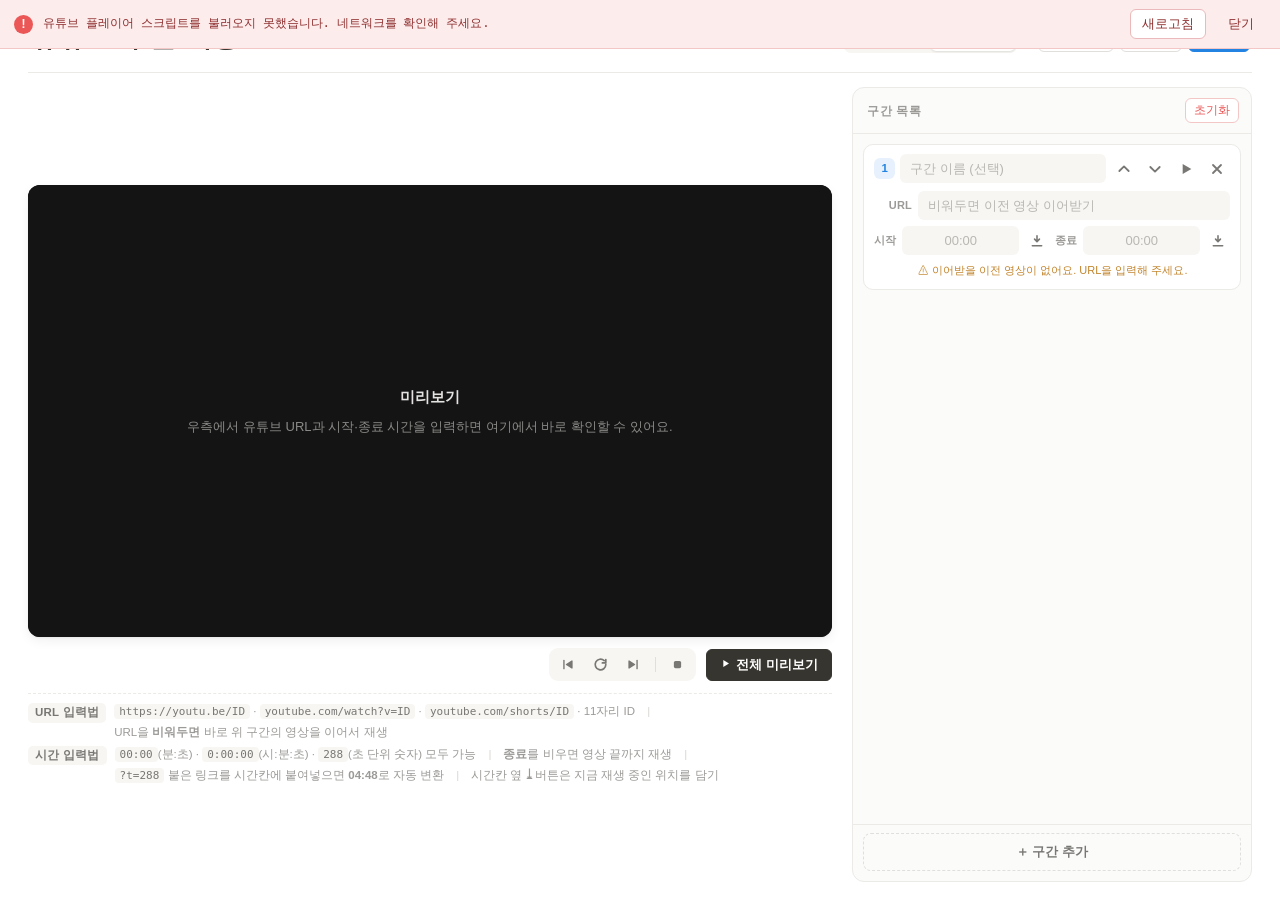
<file: youtube-clip-player/index.html>
<!DOCTYPE html>
<html lang="ko">
<head>
<meta charset="utf-8">
<meta name="viewport" content="width=device-width, initial-scale=1">
<title>유튜브 구간 재생</title>
<style>
/* ===== Notion-ish design tokens ===== */
:root{
  --text:#37352F;
  --text-2:#787774;
  --text-3:#9B9A97;
  --bg:#FFFFFF;
  --bg-2:#FBFBFA;
  --bg-3:#F7F6F3;
  --hover:#F1F1EF;
  --line:#EBEAE7;
  --line-2:#E0DFDB;
  --blue:#2383E2;
  --blue-soft:#E7F1FD;
  --red:#EB5757;
  --shadow:0 1px 2px rgba(15,15,15,.05), 0 4px 12px rgba(15,15,15,.06);
  --font:-apple-system,BlinkMacSystemFont,"Segoe UI","Apple SD Gothic Neo","Pretendard","Noto Sans KR",Roboto,"Helvetica Neue",Arial,sans-serif;
  --mono:ui-monospace,SFMono-Regular,Menlo,Consolas,monospace;
}
*{box-sizing:border-box}
html,body{height:100%;margin:0}
body{
  font-family:var(--font);color:var(--text);background:var(--bg);
  font-size:14px;line-height:1.5;-webkit-font-smoothing:antialiased;overflow:hidden;
}
button{font-family:inherit;font-size:inherit;color:inherit;cursor:pointer}
input,textarea{font-family:inherit;font-size:inherit;color:inherit}
a{color:inherit}

/* ===== pretty scrollbar ===== */
.scroll{overflow-y:auto;overflow-x:hidden;scrollbar-width:thin;scrollbar-color:#D7D5CF transparent}
.scroll::-webkit-scrollbar{width:11px;height:11px}
.scroll::-webkit-scrollbar-track{background:transparent}
.scroll::-webkit-scrollbar-thumb{
  background:#DCDAD4;border-radius:99px;
  border:3px solid transparent;background-clip:padding-box;transition:background .15s;
}
.scroll::-webkit-scrollbar-thumb:hover{background:#BDBAB2;background-clip:padding-box}
.scroll::-webkit-scrollbar-corner{background:transparent}

/* ===== layout ===== */
.app{height:100%;display:flex;flex-direction:column;padding:0 28px 18px;max-width:1480px;margin:0 auto}

header.top{
  flex:0 0 auto;display:flex;align-items:flex-start;gap:16px;
  padding:16px 2px 14px;border-bottom:1px solid var(--line);
}
.title-wrap{display:flex;align-items:flex-start;min-width:0;flex:1}
#pageTitle{
  border:0;outline:0;background:transparent;resize:none;overflow:hidden;
  font-size:28px;font-weight:700;letter-spacing:-.01em;line-height:1.28;
  padding:3px 6px;margin-left:-6px;border-radius:6px;width:100%;min-width:0;
  display:block;word-break:break-word;overflow-wrap:anywhere;
  max-height:calc(1.28em * 3 + 6px);
}
#pageTitle:focus{overflow-y:auto}
#pageTitle::placeholder{color:#D5D2CC}
#pageTitle:hover,#pageTitle:focus{background:var(--hover)}

.toolbar{flex:0 0 auto;display:flex;align-items:center;gap:10px;margin-top:5px}
.tdiv{width:1px;height:20px;background:var(--line);flex:0 0 auto}
.btn-group{display:flex;align-items:center;gap:6px}
.btn-group .btn{min-width:62px;justify-content:center}
.segmented{display:flex;background:var(--bg-3);border-radius:7px;padding:2px;gap:2px}
.segmented button{
  border:0;background:transparent;padding:5px 14px;border-radius:5px;
  font-size:13px;font-weight:500;color:var(--text-2);transition:.12s;
}
.segmented button:hover{color:var(--text)}
.segmented button.on{background:#fff;color:var(--text);box-shadow:0 1px 2px rgba(15,15,15,.1);font-weight:600}

.btn{
  border:1px solid var(--line-2);background:#fff;padding:5px 11px;border-radius:6px;
  font-size:13px;font-weight:500;transition:.12s;white-space:nowrap;text-decoration:none;
  display:inline-flex;align-items:center;gap:5px;
}
.btn:hover{background:var(--hover)}
.btn.primary{background:var(--blue);border-color:var(--blue);color:#fff}
.btn.primary:hover{background:#1B72C9}
.btn.ghost{border-color:transparent;color:var(--text-2)}
.btn.ghost:hover{background:var(--hover);color:var(--text)}
.btn.warn{color:var(--red);border-color:#F4C7C7}
.btn.warn:hover{background:#FDECEC}
.btn.sm{padding:3px 8px;font-size:12px}
.btn:disabled{opacity:.4;cursor:default}

main{flex:1 1 auto;min-height:0;padding-top:14px}
.pane{display:none;height:100%;min-height:0;gap:20px}
.pane.on{display:grid;grid-template-columns:minmax(0,1fr) 400px}

.stage{min-width:0;min-height:0;display:flex;flex-direction:column;gap:11px;justify-content:center}
.player-box{
  position:relative;width:100%;background:#0F0F0F;border-radius:12px;overflow:hidden;
  aspect-ratio:16/9;max-width:calc((100vh - 250px) * 16 / 9);margin:0 auto;box-shadow:var(--shadow);
}
.player-box iframe,.player-box>div{position:absolute;inset:0;width:100%;height:100%;border:0}
.player-empty,.player-err{
  position:absolute;inset:0;display:flex;flex-direction:column;align-items:center;justify-content:center;
  gap:9px;color:#8A8A87;background:#141414;font-size:13px;text-align:center;padding:22px;z-index:2;
}
.player-err{display:none;background:rgba(14,14,14,.96)}
.player-err.on{display:flex}
.player-empty b,.player-err b{color:#E4E3E1;font-size:15px;font-weight:600}
.player-err .msg{color:#B3B2AF;max-width:440px;line-height:1.6}
.player-err .sub{display:none;color:#8E8D8A;max-width:460px;line-height:1.65;font-size:12.5px;margin-top:-2px}
.player-err .sub.on{display:block}
.player-err .row,.player-empty .row{display:flex;gap:8px;margin-top:6px;flex-wrap:wrap;justify-content:center}
.player-empty .btn{background:#2A2A28;border-color:#3B3B38;color:#E4E3E1}
.player-empty .btn:hover{background:#3A3A37}
.player-empty .btn.primary{background:var(--blue);border-color:var(--blue);color:#fff}
.player-empty .btn.primary:hover{background:#1B72C9}
.player-err .btn{background:#2A2A28;border-color:#3B3B38;color:#E4E3E1}
.player-err .btn:hover{background:#3A3A37}
.player-err .btn.primary{background:var(--blue);border-color:var(--blue);color:#fff}

.stage-bar{flex:0 0 auto;display:flex;align-items:center;gap:10px;flex-wrap:wrap}
.transport{
  flex:0 0 auto;display:flex;align-items:center;gap:2px;
  background:var(--bg-3);border-radius:9px;padding:3px;
}
.tbtn{
  width:31px;height:27px;border:0;background:transparent;border-radius:6px;padding:0;
  display:inline-flex;align-items:center;justify-content:center;color:var(--text-2);transition:.12s;
}
.tbtn svg{width:15px;height:15px;display:block}
.tbtn:hover{background:#fff;color:var(--text);box-shadow:0 1px 2px rgba(15,15,15,.09)}
.tbtn:active{transform:scale(.93)}
.tsep{width:1px;height:15px;background:var(--line-2);margin:0 4px;flex:0 0 auto}
.btn.solid{background:var(--text);border-color:var(--text);color:#fff;padding:6px 13px;font-weight:600}
.btn.solid:hover{background:#4B4944;border-color:#4B4944}
.btn.solid svg{width:11px;height:11px}
.now{min-width:0;flex:1;display:flex;align-items:center;gap:8px;font-size:13px;color:var(--text-2)}
.now .np-idx{
  flex:0 0 auto;background:var(--bg-3);border-radius:5px;padding:1px 7px;
  font-size:12px;font-weight:600;color:var(--text-2);font-variant-numeric:tabular-nums;
}
.now .np-title{overflow:hidden;text-overflow:ellipsis;white-space:nowrap;color:var(--text);font-weight:500}
.now .np-time{flex:0 0 auto;font-variant-numeric:tabular-nums;color:var(--text-3);font-size:12px}
.now .np-open{flex:0 0 auto;font-size:11.5px;color:var(--text-3);text-decoration:none;border-bottom:1px solid var(--line-2)}
.now .np-open:hover{color:var(--blue);border-color:var(--blue)}

/* ===== 사용법 매뉴얼 ===== */
.manual{
  flex:0 0 auto;border-top:1px dashed var(--line);padding-top:9px;margin-top:1px;
  display:flex;flex-direction:column;gap:5px;font-size:11.5px;color:var(--text-3);
}
.manual .m-row{display:flex;align-items:flex-start;gap:8px}
.manual .m-c{display:flex;flex-wrap:wrap;align-items:center;gap:3px 12px;min-width:0}
.manual .m-t{
  flex:0 0 auto;min-width:58px;font-weight:700;color:var(--text-2);letter-spacing:.02em;
  background:var(--bg-3);border-radius:5px;padding:1px 7px;text-align:center;
}
.manual code{
  background:var(--bg-3);border-radius:4px;padding:1px 5px;
  font-family:var(--mono);font-size:11px;color:var(--text-2);
}
.manual .sep{color:#D8D6D0}

/* ===== side ===== */
.side{
  min-width:0;min-height:0;display:flex;flex-direction:column;
  background:var(--bg-2);border:1px solid var(--line);border-radius:12px;
}
.side-head{
  flex:0 0 auto;display:flex;align-items:center;justify-content:space-between;gap:8px;
  padding:10px 12px 10px 14px;border-bottom:1px solid var(--line);
}
.side-head h2{margin:0;font-size:12px;font-weight:600;letter-spacing:.06em;text-transform:uppercase;color:var(--text-3)}
.side-head .hgrp{display:flex;align-items:center;gap:6px}
.side-head .cnt{
  display:inline-flex;align-items:baseline;gap:5px;
  font-size:11px;color:var(--text-3);font-variant-numeric:tabular-nums;white-space:nowrap;
}
.side-head .cnt .tv{font-size:12.5px;font-weight:700;color:var(--text);letter-spacing:-.01em}
.side-head .cnt .tv.part{color:#C1832A}
.side-body{flex:1 1 auto;min-height:0;padding:10px 10px 6px}
.side-foot{flex:0 0 auto;padding:8px 10px 10px;border-top:1px solid var(--line)}

.add-btn{
  width:100%;border:1px dashed var(--line-2);background:transparent;color:var(--text-2);
  padding:9px;border-radius:8px;font-size:13px;font-weight:600;transition:.12s;
}
.add-btn:hover{background:var(--hover);color:var(--text);border-color:#CFCCC5}

/* ===== clip card ===== */
.clip{
  background:#fff;border:1px solid var(--line);border-radius:10px;
  padding:9px 10px 8px;margin-bottom:8px;transition:.12s;
}
.clip:hover{border-color:var(--line-2)}
.clip.playing{border-color:var(--blue);box-shadow:0 0 0 3px var(--blue-soft)}
.clip-head{display:flex;align-items:center;gap:5px;margin-bottom:8px}
.badge{
  flex:0 0 auto;width:21px;height:21px;border-radius:6px;background:var(--blue-soft);
  display:flex;align-items:center;justify-content:center;
  font-size:11.5px;font-weight:800;color:var(--blue);font-variant-numeric:tabular-nums;
  letter-spacing:-.02em;transition:.12s;
}
.clip.playing .badge{background:var(--blue);color:#fff}
.clip-head .grow{flex:1;min-width:0}
.icon{
  flex:0 0 auto;width:26px;height:26px;border:0;background:transparent;border-radius:6px;
  display:inline-flex;align-items:center;justify-content:center;color:var(--text-2);transition:.12s;padding:0;
}
.icon svg{width:16px;height:16px;display:block}
.icon:hover{background:var(--hover);color:var(--text)}
.icon.danger:hover{background:#FDECEC;color:var(--red)}
.icon.blue:hover{background:var(--blue-soft);color:var(--blue)}
.icon.tiny{width:24px;height:24px}
.icon.tiny svg{width:14px;height:14px}
.icon:disabled{opacity:.28;cursor:default}
.icon:disabled:hover{background:transparent;color:var(--text-2)}

.field{display:flex;align-items:center;gap:6px;margin-bottom:6px}
.field label{
  flex:0 0 auto;width:38px;font-size:11px;font-weight:600;color:var(--text-3);
  text-align:right;letter-spacing:.02em;
}
.inp{
  flex:1;min-width:0;border:1px solid transparent;background:var(--bg-3);
  padding:6px 9px;border-radius:6px;font-size:13px;outline:0;transition:.12s;
}
.inp:hover{background:#F1EFEA}
.inp:focus{background:#fff;border-color:var(--blue);box-shadow:0 0 0 3px var(--blue-soft)}
.inp::placeholder{color:#B9B7B1}
.inp.time{font-variant-numeric:tabular-nums;text-align:center}
.row2{display:flex;gap:6px}
.row2>.field{flex:1;min-width:0;margin-bottom:6px}
.row2 .field label{width:auto}

.hint{display:flex;align-items:center;gap:5px;padding:1px 0 2px 44px;font-size:11px;color:var(--text-3)}
.hint.warn{color:#C1832A}
.hint code{background:var(--bg-3);border-radius:4px;padding:0 4px;font-size:11px;font-family:var(--mono)}

.empty{padding:26px 16px;text-align:center;color:var(--text-3);font-size:13px;line-height:1.7}

/* ===== playlist ===== */
.pl{display:flex;align-items:center;gap:10px;padding:9px 10px;border-radius:8px;cursor:pointer;transition:.1s;margin-bottom:2px}
.pl:hover{background:var(--hover)}
.pl.on{background:var(--blue-soft)}
.pl.on .pl-title{color:#1B6FC0;font-weight:600}
.pl-num{flex:0 0 auto;width:22px;text-align:center;font-size:12px;font-weight:700;color:var(--blue);opacity:.75;font-variant-numeric:tabular-nums}
.pl.on .pl-num{opacity:1}
.pl-body{flex:1;min-width:0;display:flex;flex-direction:column;gap:1px}
.pl-title,.pl-sub{display:block;overflow:hidden;text-overflow:ellipsis;white-space:nowrap}
.pl-title{font-size:13px;font-weight:500}
.pl-sub{font-size:11px;color:var(--text-3);font-variant-numeric:tabular-nums}
.pl-dur{flex:0 0 auto;font-size:11px;color:var(--text-3);font-variant-numeric:tabular-nums}

/* ===== modal ===== */
.mask{
  position:fixed;inset:0;background:rgba(15,15,15,.35);display:none;
  align-items:center;justify-content:center;padding:24px;z-index:60;backdrop-filter:blur(1px);
}
.mask.on{display:flex}
.modal{
  background:#fff;border-radius:12px;box-shadow:0 12px 40px rgba(15,15,15,.22);
  width:100%;max-width:620px;max-height:86vh;display:flex;flex-direction:column;overflow:hidden;
}
.modal.narrow{max-width:400px}
.modal.wide{max-width:760px}

/* 매뉴얼 문서 */
.doc{font-size:13.5px;line-height:1.85;color:var(--text)}
.doc .lead{
  background:var(--bg-3);border-radius:9px;padding:12px 14px;margin:0 0 20px;
  font-size:13px;color:var(--text-2);line-height:1.8;
}
.doc h4{
  display:flex;align-items:center;gap:8px;margin:22px 0 8px;font-size:14.5px;font-weight:700;letter-spacing:-.01em;
}
.doc h4:first-of-type{margin-top:4px}
.doc h4 .n{
  flex:0 0 auto;width:21px;height:21px;border-radius:6px;background:var(--text);color:#fff;
  display:inline-flex;align-items:center;justify-content:center;font-size:11px;font-weight:700;
}
.doc h4.alert .n{background:#C1832A}
.doc ul{margin:0 0 4px;padding-left:19px}
.doc li{margin:3px 0;color:var(--text-2)}
.doc li b,.doc p b{color:var(--text);font-weight:600}
.doc code{
  background:var(--bg-3);border-radius:4px;padding:1px 5px;
  font-family:var(--mono);font-size:11.5px;color:var(--text-2);
}
.doc .kv{
  display:grid;grid-template-columns:132px minmax(0,1fr);gap:4px 12px;
  margin:6px 0 4px;padding:10px 12px;background:var(--bg-2);border:1px solid var(--line);border-radius:9px;
}
.doc .kv dt{font-size:12px;font-weight:600;color:var(--text)}
.doc .kv dd{margin:0;font-size:12.5px;color:var(--text-2)}
.doc .callout{
  display:flex;gap:9px;background:#FDF6E7;border:1px solid #F0E0BE;border-radius:9px;
  padding:11px 13px;margin:10px 0 4px;font-size:12.5px;color:#7A5B18;line-height:1.75;
}
.doc .callout .ic{flex:0 0 auto;font-size:14px;line-height:1.5}
.doc .callout b{color:#5E4610}
.doc hr{border:0;border-top:1px solid var(--line);margin:22px 0 0}
.doc .ico{
  display:inline-flex;align-items:center;justify-content:center;
  width:21px;height:21px;border-radius:6px;background:var(--bg-3);color:var(--text-2);
  vertical-align:-6px;margin:0 1px;
}
.doc .ico svg{width:13px;height:13px;display:block}
.doc .ico.blue{color:var(--blue);background:var(--blue-soft)}
.doc .ico.danger{color:var(--red);background:#FDECEC}
.doc .ico.dark{color:#fff;background:var(--text)}
.modal h3{margin:0;font-size:15px;font-weight:600}
.m-head{display:flex;align-items:center;justify-content:space-between;padding:16px 18px 12px}
.m-body{padding:0 18px 6px;overflow-y:auto}
.m-body p{margin:2px 0 10px;font-size:13px;color:var(--text-2);line-height:1.7}
.m-foot{display:flex;gap:8px;justify-content:flex-end;padding:14px 18px 16px;border-top:1px solid var(--line);flex-wrap:wrap}
.m-label{font-size:11px;font-weight:600;color:var(--text-3);text-transform:uppercase;letter-spacing:.06em;margin:12px 0 5px}
textarea.json{
  width:100%;min-height:180px;resize:vertical;border:1px solid var(--line-2);border-radius:8px;
  padding:10px;font-family:var(--mono);font-size:12px;line-height:1.6;outline:0;background:var(--bg-2);
}
textarea.json:focus{border-color:var(--blue);box-shadow:0 0 0 3px var(--blue-soft);background:#fff}
.linkbox{display:flex;gap:6px;align-items:center;margin-bottom:5px}
.linkbox .inp{font-family:var(--mono);font-size:11.5px;background:var(--bg-2)}
.linkbox .inp[readonly]{color:var(--text-2)}
.linkbox.off{opacity:.5;pointer-events:none}
.linkbox.off .inp{background:var(--bg-3)}
.note{font-size:11px;color:var(--text-3);line-height:1.6;margin:0 0 10px}
.note b{color:var(--text-2)}
.note.warn{color:#C1832A}

#fatal{
  display:none;position:fixed;left:0;right:0;top:0;z-index:200;
  align-items:center;gap:10px;padding:9px 14px;
  background:#FDECEC;border-bottom:1px solid #F4C7C7;color:#8E2F2F;font-size:12.5px;
}
#fatal.on{display:flex}
#fatal .fx{
  flex:0 0 auto;width:19px;height:19px;border-radius:50%;background:var(--red);color:#fff;
  display:inline-flex;align-items:center;justify-content:center;font-size:12px;font-weight:800;
}
#fatal .fm{flex:1;min-width:0;overflow:hidden;text-overflow:ellipsis;white-space:nowrap;font-family:var(--mono);font-size:11.5px}
#fatal .btn{background:#fff;border-color:#EBB9B9;color:#8E2F2F}
#fatal .btn.ghost{background:transparent;border-color:transparent}

#toast{
  position:fixed;left:50%;bottom:26px;transform:translate(-50%,20px);
  background:#1F1F1E;color:#fff;padding:9px 16px;border-radius:8px;font-size:13px;
  opacity:0;pointer-events:none;transition:.2s;z-index:80;box-shadow:0 6px 20px rgba(0,0,0,.25);
  max-width:80vw;text-align:center;
}
#toast.on{opacity:1;transform:translate(-50%,0)}

/* =========================================================
   극장 모드 — 화면 전체를 플레이어로.
   브라우저 전체화면(F11 같은)은 클릭이 있어야 켤 수 있어서,
   클릭 없이도 크게 보도록 이 레이아웃을 따로 둔다.
   ========================================================= */
body.big{background:#000;--barh:58px}
body.big header.top,
body.big .side,
body.big .manual{display:none}
body.big .app{padding:0;max-width:none}
body.big main{padding-top:0}
body.big .pane.on{grid-template-columns:minmax(0,1fr);gap:0}

/* 영상은 화면 가운데에 16:9 그대로 두고, 아래 막대만큼은 비워 둔다.
   화면을 꽉 채우면 유튜브 자체 컨트롤과 '광고 건너뛰기' 버튼이
   이 막대에 가려 눌리지 않는다. */
body.big .stage{
  gap:0;height:100vh;box-sizing:border-box;
  align-items:center;justify-content:center;
  padding-bottom:var(--barh);
}
body.big .player-box{
  margin:0;border-radius:0;box-shadow:none;aspect-ratio:16/9;
  width:min(100vw, calc((100vh - var(--barh)) * 16 / 9));
  max-width:100vw;height:auto;max-height:calc(100vh - var(--barh));
}
body.big .stage-bar{
  position:fixed;left:0;right:0;bottom:0;z-index:50;height:var(--barh);
  padding:0 18px;margin:0;background:#101010;flex-wrap:nowrap;
  opacity:1;transform:none;pointer-events:auto;
}
/* 창이 좁으면 한 줄에 다 들어가지 않아 서로 겹친다.
   제목 줄과 조작 줄을 위아래로 나누고, 그만큼 영상 자리를 줄인다. */
@media (max-width:760px){
  body.big{--barh:94px}
  body.big .stage-bar{
    height:auto;min-height:var(--barh);flex-wrap:wrap;align-content:center;
    padding:9px 14px;gap:7px 10px;
  }
  body.big .now{flex:1 0 100%;min-width:0}
}
body.big .now{color:#A9A7A2}
body.big .now .np-idx{background:rgba(255,255,255,.14);color:#D8D6D1}
body.big .now .np-title{color:#fff}
body.big .now .np-time{color:#A9A7A2}
body.big .now .np-open{color:#A9A7A2;border-color:rgba(255,255,255,.28)}
body.big .now .np-open:hover{color:#fff;border-color:#fff}
body.big .transport{background:rgba(255,255,255,.12)}
body.big .tbtn{color:#D5D3CF}
body.big .tbtn:hover{background:rgba(255,255,255,.2);color:#fff;box-shadow:none}
body.big .tsep{background:rgba(255,255,255,.22)}
body.big .btn.solid{background:#fff;border-color:#fff;color:#141414}
body.big .btn.solid:hover{background:#E8E6E2;border-color:#E8E6E2}

@media (max-width:1000px){
  body{overflow:auto}
  .app{height:auto;min-height:100%;padding:0 16px 24px}
  .pane.on{grid-template-columns:minmax(0,1fr)}
  .player-box{max-width:100%}
  .side{max-height:60vh}
}
</style>
</head>
<body>

<div class="app">
  <header class="top">
    <div class="title-wrap">
      <textarea id="pageTitle" rows="1" placeholder="제목 없음" spellcheck="false"></textarea>
    </div>
    <div class="toolbar">
      <button type="button" class="btn ghost" id="btnGuide">매뉴얼</button>
      <span class="tdiv"></span>
      <div class="segmented" id="modeSeg">
        <button type="button" data-mode="view">보기 모드</button>
        <button type="button" data-mode="edit">편집 모드</button>
      </div>
      <span class="tdiv"></span>
      <div class="btn-group">
        <button type="button" class="btn" id="btnLoad">불러오기</button>
        <button type="button" class="btn" id="btnShare">공유</button>
        <button type="button" class="btn primary" id="btnSave">저장</button>
      </div>
    </div>
  </header>

  <main>
    <!-- ================= 보기 모드 ================= -->
    <section class="pane" id="paneView">
      <div class="stage">
        <div class="player-box">
          <div id="viewPlayer"></div>
          <div class="player-empty" id="viewEmpty">
            <b>아직 재생할 구간이 없어요</b>
            <span>편집 모드에서 유튜브 URL과 시작·종료 시간을 넣으면 여기에서 이어 볼 수 있어요.</span>
            <div class="row">
              <button type="button" class="btn primary" data-goedit>편집 모드로 이동 →</button>
              <button type="button" class="btn" data-goload>JSON 불러오기</button>
            </div>
          </div>
          <div class="player-err" id="viewErr">
            <b>재생할 수 없어요</b>
            <span class="msg"></span>
            <span class="sub"></span>
            <div class="row">
              <a class="btn" target="_blank" rel="noopener" data-open>유튜브에서 열기 ↗</a>
              <button type="button" class="btn primary" data-skip>다음 구간 ▸</button>
            </div>
          </div>
        </div>
        <div class="stage-bar">
          <div class="now" id="viewNow"></div>
          <div class="transport">
            <button type="button" class="tbtn" id="vPrev"   title="이전 구간"      data-ico="prev"></button>
            <button type="button" class="tbtn" id="vReplay" title="현재 구간 다시"  data-ico="replay"></button>
            <button type="button" class="tbtn" id="vNext"   title="다음 구간"      data-ico="next"></button>
            <span class="tsep"></span>
            <button type="button" class="tbtn" id="vStop"   title="정지"           data-ico="stop"></button>
            <span class="tsep"></span>
            <button type="button" class="tbtn" id="vBig" title="크게 보기 (F)" data-ico="expand"></button>
          </div>
          <button type="button" class="btn solid" id="vPlayAll" title="첫 구간부터 이어서 재생"><span data-ico="playS"></span>처음부터 재생</button>
        </div>
        <div class="manual"></div>
      </div>
      <aside class="side">
        <div class="side-head">
          <h2>재생 목록</h2>
          <div class="hgrp"><span class="cnt" id="viewCount"></span></div>
        </div>
        <div class="side-body scroll" id="viewList"></div>
      </aside>
    </section>

    <!-- ================= 편집 모드 ================= -->
    <section class="pane" id="paneEdit">
      <div class="stage">
        <div class="player-box">
          <div id="editPlayer"></div>
          <div class="player-empty" id="editEmpty">
            <b>미리보기</b>
            <span>우측에서 유튜브 URL과 시작·종료 시간을 입력하면 여기에서 바로 확인할 수 있어요.</span>
          </div>
          <div class="player-err" id="editErr">
            <b>재생할 수 없어요</b>
            <span class="msg"></span>
            <span class="sub"></span>
            <div class="row">
              <a class="btn" target="_blank" rel="noopener" data-open>유튜브에서 열기 ↗</a>
              <button type="button" class="btn primary" data-skip>다음 구간 ▸</button>
            </div>
          </div>
        </div>
        <div class="stage-bar">
          <div class="now" id="editNow"></div>
          <div class="transport">
            <button type="button" class="tbtn" id="ePrev"   title="이전 구간"      data-ico="prev"></button>
            <button type="button" class="tbtn" id="eReplay" title="현재 구간 다시"  data-ico="replay"></button>
            <button type="button" class="tbtn" id="eNext"   title="다음 구간"      data-ico="next"></button>
            <span class="tsep"></span>
            <button type="button" class="tbtn" id="eStop"   title="정지"           data-ico="stop"></button>
          </div>
          <button type="button" class="btn solid" id="ePlayAll" title="첫 구간부터 전체 미리보기"><span data-ico="playS"></span>전체 미리보기</button>
        </div>
        <div class="manual"></div>
      </div>
      <aside class="side">
        <div class="side-head">
          <h2>구간 목록</h2>
          <div class="hgrp">
            <span class="cnt" id="editCount"></span>
            <button type="button" class="btn sm warn" id="btnReset">초기화</button>
          </div>
        </div>
        <div class="side-body scroll" id="clipList"></div>
        <div class="side-foot">
          <button type="button" class="add-btn" id="btnAdd">＋ 구간 추가</button>
        </div>
      </aside>
    </section>
  </main>
</div>

<!-- ===== 저장 모달 ===== -->
<div class="mask" id="saveMask">
  <div class="modal">
    <div class="m-head">
      <h3>저장</h3>
      <button type="button" class="icon tiny" data-close aria-label="닫기"></button>
    </div>
    <div class="m-body scroll">
      <div class="m-label">파일 이름</div>
      <input class="inp" id="saveName" placeholder="유튜브 구간 재생" autocomplete="off">

      <div class="m-label">JSON 내용</div>
      <textarea class="json scroll" id="saveJsonBox" spellcheck="false"></textarea>
    </div>
    <div class="m-foot">
      <button type="button" class="btn ghost" data-close>닫기</button>
      <button type="button" class="btn" id="btnCopy">복사</button>
      <button type="button" class="btn primary" id="btnDownload">.json 다운로드</button>
    </div>
  </div>
</div>

<!-- ===== 불러오기 모달 ===== -->
<div class="mask" id="loadMask">
  <div class="modal">
    <div class="m-head">
      <h3>JSON 불러오기</h3>
      <button type="button" class="icon tiny" data-close aria-label="닫기"></button>
    </div>
    <div class="m-body scroll">
      <div class="m-label">컴퓨터에서 불러오기</div>
      <input type="file" id="filePick" accept=".json,application/json,text/plain">

      <div class="m-label">JSON 직접 입력하기</div>
      <textarea class="json scroll" id="loadJsonBox" spellcheck="false" placeholder='{"title":"...","clips":[{"url":"https://youtu.be/...","start":"00:10","end":"00:40"}]}'></textarea>
    </div>
    <div class="m-foot">
      <button type="button" class="btn ghost" data-close>닫기</button>
      <button type="button" class="btn primary" id="btnApplyJson">붙여넣은 JSON 적용</button>
    </div>
  </div>
</div>

<!-- ===== 공유 모달 ===== -->
<div class="mask" id="shareMask">
  <div class="modal">
    <div class="m-head">
      <h3>공유</h3>
      <button type="button" class="icon tiny" data-close aria-label="닫기"></button>
    </div>
    <div class="m-body scroll">
      <p class="note" style="margin-top:2px">지금 화면의 재생목록이 <b>링크 안에 그대로 담겨서</b> 만들어집니다. 따로 저장할 필요가 없습니다.</p>

      <div class="m-label">링크</div>
      <div class="linkbox" id="linkWrap">
        <input class="inp" id="linkInline" readonly placeholder="재생할 구간을 먼저 넣어 주세요">
        <button type="button" class="btn" id="btnOpenInline">열기 ↗</button>
      </div>
      <p class="note" id="noteInline"></p>

      <p class="note">받는 사람은 <b>로그인 없이</b> 열 수 있어요. 링크를 연 사람이 내용을 고쳐도 원본 링크는 그대로예요.</p>
    </div>
    <div class="m-foot">
      <button type="button" class="btn ghost" data-close>닫기</button>
      <button type="button" class="btn primary" id="btnCopyInline2">링크 복사</button>
    </div>
  </div>
</div>

<!-- ===== 초기화 확인 모달 ===== -->
<div class="mask" id="resetMask">
  <div class="modal narrow">
    <div class="m-head">
      <h3>전체 초기화</h3>
      <button type="button" class="icon tiny" data-close aria-label="닫기"></button>
    </div>
    <div class="m-body">
      <p>페이지 제목과 모든 구간이 지워지고 빈 구간 한 개만 남아요.<br>이 작업은 되돌릴 수 없어요.</p>
    </div>
    <div class="m-foot">
      <button type="button" class="btn ghost" data-close>취소</button>
      <button type="button" class="btn warn" id="btnResetGo">초기화</button>
    </div>
  </div>
</div>

<!-- ===== 매뉴얼 모달 ===== -->
<div class="mask" id="guideMask">
  <div class="modal wide">
    <div class="m-head">
      <h3>매뉴얼</h3>
      <button type="button" class="icon tiny" data-close aria-label="닫기"></button>
    </div>
    <div class="m-body scroll">
      <div class="doc">

        <p class="lead">
          유튜브 영상에서 원하는 <b>구간만 잘라 순서대로 이어 보는 도구</b>입니다.
          영상 파일을 자르거나 새로 만드는 것이 아니라, <b>[영상 주소 + 시작 시간 + 종료 시간]</b> 목록을 만들어
          유튜브 플레이어에 차례대로 재생시키는 방식입니다. 원본 영상은 전혀 건드리지 않습니다.
        </p>

        <h4><span class="n">1</span>전체 구조</h4>
        <ul>
          <li>화면은 <b>보기 모드</b>와 <b>편집 모드</b> 두 가지로 구성됩니다. 우측 상단에서 전환합니다.</li>
          <li><b>편집 모드</b> — 좌측은 미리보기 플레이어, 우측은 구간을 추가·수정하는 편집창입니다.</li>
          <li><b>보기 모드</b> — 좌측은 플레이어, 우측은 완성된 재생 목록입니다. 편집한 내용이 즉시 반영됩니다.</li>
          <li>작업 결과물은 <b>JSON 한 덩어리</b>입니다. 이 JSON을 파일 저장·불러오기·링크 공유에 그대로 사용합니다.</li>
          <li>구간 종료 시간에 닿으면 <b>다음 구간으로 자동 진행</b>됩니다. 마지막 구간까지 가면 멈춥니다.</li>
          <li>보기 모드로 들어가면 재생 목록의 <b>첫 구간 시작 지점 화면이 정지 상태로 미리 떠 있습니다.</b> 재생 버튼을 누르면 그 지점부터 이어집니다.</li>
          <li>플레이어 아래 컨트롤은 <span class="ico" data-ico="prev"></span> 이전 구간 ·
              <span class="ico" data-ico="replay"></span> 현재 구간 다시 ·
              <span class="ico" data-ico="next"></span> 다음 구간 ·
              <span class="ico" data-ico="stop"></span> 정지이고,
              오른쪽 검은 버튼 <span class="ico dark" data-ico="playS"></span> 은 첫 구간부터 전체 재생입니다.
              정지를 누르면 첫 구간 시작 지점으로 되돌아갑니다.</li>
        </ul>

        <h4 class="alert"><span class="n">2</span>보관 방식 — 먼저 알아둘 것</h4>
        <ul>
          <li><b>로그인이 필요 없습니다.</b> 링크만 있으면 누구나 열어서 보고, 고치고, 파일로 내려받을 수 있습니다.</li>
          <li>보관 방법은 두 가지임 — <b>.json 파일로 내려받기</b>, <b>공유 링크 만들기</b>.</li>
          <li><b>자동 저장은 없습니다.</b> 저장하지 않고 창을 닫거나 새로고침하면 작업 내용이 사라집니다.</li>
          <li>공유 링크를 연 사람이 내용을 고쳐도 <b>원본 링크에는 반영되지 않습니다.</b> 고친 내용은 따로 저장해야 남습니다.</li>
          <li>크롬 확장 프로그램 <b>유튜브 구간 재생</b>을 쓰면 작업 내용이 자동 저장되고,
              <b>구입·대여한 영상</b>도 재생할 수 있습니다. 이 페이지는 그 확장이 만든 링크를 열어 보는 용도이기도 합니다.</li>
        </ul>

        <h4><span class="n">3</span>편집 모드 사용법</h4>
        <ul>
          <li>우측 하단 <b>＋ 구간 추가</b>로 구간을 원하는 만큼 늘립니다. 개수 제한은 없습니다.</li>
          <li>한 구간은 <b>[URL · 시작 · 종료]</b> 한 쌍으로 이루어집니다. 구간 이름은 선택 사항입니다.</li>
          <li>카드 우측 버튼 — <span class="ico" data-ico="up"></span><span class="ico" data-ico="down"></span> 순서 이동,
              <span class="ico blue" data-ico="play"></span> 이 구간부터 이어서 재생,
              <span class="ico danger" data-ico="x"></span> 삭제입니다.</li>
          <li>시간칸 옆 <b>⤓</b> 는 미리보기에서 <b>지금 재생 중인 위치</b>를 그 칸에 담는 버튼입니다.
              영상을 보다가 원하는 지점에서 누르면 됩니다.</li>
          <li>상단 제목칸을 클릭해 페이지 제목을 바꿀 수 있습니다. 제목은 JSON에 함께 저장됩니다.</li>
          <li><b>구간 목록</b> 제목 옆에 전체 재생 길이와 구간 개수가 표시됩니다.
              종료 시간을 비워 둔 구간은 길이를 알 수 없어 합계에서 빠지며, 이때 숫자 뒤에 <b>+</b> 가 붙습니다.</li>
          <li><b>초기화</b>는 제목과 모든 구간을 지웁니다. 되돌릴 수 없으므로 확인 창이 한 번 뜹니다.</li>
        </ul>

        <h4><span class="n">4</span>URL 입력 규칙</h4>
        <ul>
          <li>인식되는 형식 — <code>https://youtu.be/ID</code>, <code>youtube.com/watch?v=ID</code>,
              <code>youtube.com/shorts/ID</code>, <code>embed/ID</code>, <code>live/ID</code>, 11자리 ID 자체입니다.</li>
          <li><b>URL 칸을 비우면 바로 위 구간의 영상을 그대로 이어받습니다.</b>
              한 영상에서 여러 구간을 뽑을 때 첫 구간에만 URL을 넣으면 됩니다.</li>
          <li>이어받는 중인 구간은 카드 아래에 <b>어떤 영상을 물려받았는지</b> 표시됩니다.</li>
          <li>첫 구간의 URL이 비어 있으면 이어받을 대상이 없으므로 경고가 표시됩니다.</li>
        </ul>

        <h4><span class="n">5</span>시간 입력 규칙</h4>
        <ul>
          <li>입력 가능한 형태 — <code>00:00</code>(분:초), <code>0:00:00</code>(시:분:초),
              <code>288</code>(초 단위 숫자) 모두 가능합니다.</li>
          <li>칸에서 커서가 빠지면 <b><code>00:00</code> 형식으로 자동 정리</b>됩니다. <code>90</code> → <code>01:30</code>.</li>
          <li>시간칸에 <code>?t=288</code> 이 붙은 유튜브 링크를 그대로 붙여넣으면
              <b>시간만 뽑아 <code>04:48</code> 로 변환</b>합니다. URL 칸이 비어 있고 다른 영상이면 URL 칸도 함께 채워집니다.</li>
          <li>URL 칸에 <code>?t=</code> 가 포함된 링크를 넣었는데 시작 시간이 비어 있으면, 그 값을 시작 시간으로 자동 입력합니다.</li>
          <li><b>종료를 비우면 영상 끝까지</b> 재생합니다. 종료가 시작보다 앞서면 종료를 무시합니다.</li>
        </ul>

        <h4><span class="n">6</span>저장하기</h4>
        <p>우측 상단 <b>저장</b> 버튼을 누르면 나옵니다. (공유 링크는 저장과 무관하게 <b>공유</b> 버튼에서 바로 만들 수 있습니다.)</p>
        <dl class="kv">
          <dt>.json 다운로드</dt><dd>내 컴퓨터에 파일로 내려받습니다. 백업·메일 첨부·다시 불러오기에 사용합니다. <b>가장 확실한 보관 방법입니다.</b></dd>
          <dt>복사</dt><dd>JSON 텍스트를 클립보드에 복사합니다. 메모장·메신저 등에 붙여넣어 보관합니다.</dd>
        </dl>

        <h4><span class="n">7</span>불러오기</h4>
        <p>우측 상단 <b>불러오기</b> 버튼에서 이용합니다. 보기 모드·편집 모드 어디서나 사용할 수 있습니다.</p>
        <dl class="kv">
          <dt>컴퓨터에서</dt><dd>내려받아 둔 <code>.json</code> 파일을 선택합니다.</dd>
          <dt>JSON 직접 입력</dt><dd>복사해 둔 JSON 텍스트를 붙여넣고 적용합니다.</dd>
        </dl>
        <div class="callout"><span class="ic">⚠</span>
          <span>불러오면 <b>현재 작업 중인 내용은 대체됩니다.</b> 필요하면 먼저 저장해 주세요.</span>
        </div>

        <h4><span class="n">8</span>공유 링크</h4>
        <ul>
          <li>우측 상단 <b>공유</b> 버튼을 누르면 링크가 바로 만들어집니다. <b>따로 저장할 필요가 없습니다.</b> 복사해서 그대로 전달하면 되고, 받는 사람은 <b>로그인 없이</b> 열 수 있습니다.</li>
          <li>링크 안에 재생목록 데이터가 통째로 들어 있어, <b>파일을 저장하지 않아도 공유됩니다.</b></li>
          <li>데이터는 주소의 <code>#</code> 뒤에 담깁니다. <b>서버로 전송되지 않아</b> 기록에 남지 않고, 길이 제한도 사실상 없습니다.</li>
          <li>링크를 연 사람은 <b>보기 모드로 시작</b>하며, 편집 모드로 전환해 수정할 수도 있습니다.
              단, 그 수정은 원본 링크에 반영되지 않습니다. 별도로 저장해야 합니다.</li>
          <li>링크를 열면 첫 구간의 시작 지점 화면이 정지 상태로 뜹니다. 재생은 받는 사람이 직접 눌러야 시작됩니다.</li>
        </ul>

        <h4><span class="n">9</span>문제가 생겼을 때</h4>
        <dl class="kv">
          <dt>영상이 안 나옴</dt>
          <dd>저작권자가 외부 재생(임베드)을 막아둔 영상이거나, 유튜브에서 구입·대여한 영상입니다. 플레이어 위 <b>유튜브에서 열기</b>로 확인하고, <b>다음 구간</b>으로 넘기면 됩니다. 구입한 영상까지 이어 보려면 크롬 확장 프로그램을 쓰세요.</dd>
          <dt>구간이 안 넘어감</dt>
          <dd>종료 시간이 비었거나 시작보다 앞서 있는지 확인해 주세요. 종료가 비면 영상 끝까지 재생합니다.</dd>
          <dt>목록이 비어 보임</dt>
          <dd>URL이 없거나 형식이 잘못된 구간은 재생 목록에서 제외됩니다. 편집 모드의 경고 문구를 확인해 주세요.</dd>
          <dt>작업 내용이 사라짐</dt>
          <dd>자동 저장이 없어서 새로고침하면 초기화됩니다. 작업 중간중간 <b>.json 다운로드</b>나 공유 링크 복사로 남겨 두세요.</dd>
        </dl>

        <hr>
      </div>
    </div>
    <div class="m-foot">
      <button type="button" class="btn primary" data-close>닫기</button>
    </div>
  </div>
</div>

<div id="fatal">
  <span class="fx">!</span>
  <span class="fm" id="fatalMsg"></span>
  <button type="button" class="btn" id="fatalReload">새로고침</button>
  <button type="button" class="btn ghost" id="fatalClose">닫기</button>
</div>

<div id="toast"></div>

<!-- 주소(#d= 또는 ?d=)에 담긴 재생목록을 읽어 온다. 없으면 빈 상태로 시작. -->
<script>
var __BOOT__ = (function () {
  var boot = {
    data: null,
    mode: 'view',
    appUrl: location.origin + location.pathname,
    canUseDrive: false,
    user: '',
    source: '',
    error: null
  };
  function grab(src) {
    var m = String(src || '').match(/(?:^|[?&#])d=([A-Za-z0-9_-]+)/);
    return m ? m[1] : '';
  }
  try {
    var raw = grab(location.hash) || grab(location.search);
    if (raw) {
      var b64 = raw.replace(/-/g, '+').replace(/_/g, '/');
      b64 += '='.repeat((4 - (b64.length % 4)) % 4);
      var bin = atob(b64), bytes = new Uint8Array(bin.length);
      for (var i = 0; i < bin.length; i++) bytes[i] = bin.charCodeAt(i);
      boot.data = JSON.parse(new TextDecoder('utf-8').decode(bytes));
      boot.source = 'inline';
    }
    var mm = String(location.hash + ' ' + location.search).match(/[?&#]mode=(view|edit)/);
    if (mm) boot.mode = mm[1];
  } catch (err) {
    boot.error = String((err && err.message) || err);
  }
  return boot;
})();
</script>

<script>
/* =========================================================
   0. 아이콘
   ========================================================= */
var SVG = (function(){
  function s(path, filled){
    return '<svg viewBox="0 0 24 24" fill="' + (filled ? 'currentColor' : 'none') +
      '" stroke="' + (filled ? 'none' : 'currentColor') +
      '" stroke-width="2.7" stroke-linecap="round" stroke-linejoin="round">' + path + '</svg>';
  }
  return {
    up:    s('<path d="M5 15l7-7 7 7"/>'),
    down:  s('<path d="M5 9l7 7 7-7"/>'),
    x:     s('<path d="M6 6l12 12M18 6L6 18"/>'),
    play:  s('<path d="M7 4.5v15l13-7.5z"/>', true),
    grab:  s('<path d="M12 3v10m0 0l-4.2-4.2M12 13l4.2-4.2M4 20h16"/>'),
    prev:  s('<path d="M7.4 5.4a1.1 1.1 0 0 0-2.2 0v13.2a1.1 1.1 0 0 0 2.2 0z"/><path d="M18.6 5.5 9.8 11.1a1.05 1.05 0 0 0 0 1.8l8.8 5.6a1.05 1.05 0 0 0 1.6-.9V6.4a1.05 1.05 0 0 0-1.6-.9z"/>', true),
    next:  s('<path d="M16.6 5.4a1.1 1.1 0 0 1 2.2 0v13.2a1.1 1.1 0 0 1-2.2 0z"/><path d="M5.4 5.5l8.8 5.6a1.05 1.05 0 0 1 0 1.8l-8.8 5.6a1.05 1.05 0 0 1-1.6-.9V6.4a1.05 1.05 0 0 1 1.6-.9z"/>', true),
    replay: s('<path d="M20.5 12a8.5 8.5 0 1 1-2.6-6.1M20.5 4v5.5H15"/>'),
    stop:  s('<rect x="6.2" y="6.2" width="11.6" height="11.6" rx="2.6"/>', true),
    playS: s('<path d="M7.2 4.6v14.8L19.6 12z"/>', true),
    expand: s('<path d="M9 4H4v5"/><path d="M15 4h5v5"/><path d="M15 20h5v-5"/><path d="M9 20H4v-5"/>'),
    shrink: s('<path d="M4 9h5V4"/><path d="M20 9h-5V4"/><path d="M20 15h-5v5"/><path d="M4 15h5v5"/>')
  };
})();

/* =========================================================
   0-0. 전역 오류 트랩
   ========================================================= */
function showFatal(msg){
  var bar = document.getElementById('fatal');
  var m = document.getElementById('fatalMsg');
  if (!bar || !m) return;
  m.textContent = String(msg);
  bar.classList.add('on');
}

window.addEventListener('error', function(e){
  showFatal((e && e.message ? e.message : '알 수 없는 오류') +
            (e && e.lineno ? ' (line ' + e.lineno + ')' : ''));
  try { recover(); } catch(err){}
});

/** 화면이 비어 있으면 최소한의 상태로 되살린다 */
function recover(){
  var pv = document.getElementById('paneView'), pe = document.getElementById('paneEdit');
  if (!pv || !pe) return;
  if (pv.classList.contains('on') || pe.classList.contains('on')) return;
  if (!state.clips || !state.clips.length) state.clips = [ newClip('') ];
  try { renderManual(); } catch(e){}
  try { renderEdit(); } catch(e){}
  try { renderViewList(); } catch(e){}
  try { setMode('edit'); } catch(e){ pe.classList.add('on'); }
}

/* =========================================================
   0-1. DOM 안전 접근 헬퍼
   ========================================================= */
function $id(id){ return document.getElementById(id); }
function onEl(id, ev, fn){ var el = $id(id); if (el) el.addEventListener(ev, fn); return el; }
function showEl(id, on){ var el = $id(id); if (el) el.style.display = on ? '' : 'none'; }
function setVal(id, v){
  var el = $id(id);
  if (!el) return;
  el.value = v;
  if (id === 'pageTitle') growTitle();
}

/** 제목이 길어지면 최대 3줄까지 높이를 늘린다 */
function growTitle(){
  var el = $id('pageTitle');
  if (!el) return;
  el.style.height = 'auto';
  el.style.height = el.scrollHeight + 'px';
}
function getVal(id){ var el = $id(id); return el ? el.value : ''; }

/* =========================================================
   1. 상태
   ========================================================= */
var state = { title: '', clips: [] };
var mode = 'edit';
var seq = 1;

function uid(){ return 'c' + (seq++) + '_' + Math.floor(Math.random()*1e6); }
function newClip(url){ return { id: uid(), url: url || '', start: '', end: '', label: '' }; }

/* 이름을 안 적은 구간은 유튜브 영상 제목을 대신 보여 준다 */
var titleCache = {};
var titleTried = {};
function fetchTitle(videoId, cb){
  if (!videoId || titleCache[videoId] || titleTried[videoId]) { cb(false); return; }
  titleTried[videoId] = true;
  fetch('https://www.youtube.com/oembed?format=json&url=' +
        encodeURIComponent('https://www.youtube.com/watch?v=' + videoId))
    .then(function(r){ return r.ok ? r.json() : null; })
    .then(function(j){
      if (j && j.title){ titleCache[videoId] = String(j.title); cb(true); }
      else cb(false);
    })
    .catch(function(){ cb(false); });
}
function displayName(it){
  return (it.label && it.label.trim()) || titleCache[it.videoId] || ('구간 ' + it.no);
}
function warmTitles(){
  var q = buildQueue(), ids = [], seen = {};
  for (var i = 0; i < q.length; i++){
    var it = q[i];
    if ((it.label || '').trim()) continue;
    if (titleCache[it.videoId] || titleTried[it.videoId] || seen[it.videoId]) continue;
    seen[it.videoId] = 1; ids.push(it.videoId);
  }
  if (!ids.length) return;
  var left = ids.length, got = false;
  ids.forEach(function(id){
    fetchTitle(id, function(ok){
      if (ok) got = true;
      if (--left === 0 && got){ renderViewList(); renderNowAll(); }
    });
  });
}
function renderNowAll(){
  if (viewDeck.pos >= 0) renderNow('viewNow', viewDeck.pos, viewDeck.queue[viewDeck.pos], viewDeck);
  if (editDeck.pos >= 0) renderNow('editNow', editDeck.pos, editDeck.queue[editDeck.pos], editDeck);
}

/* =========================================================
   2. 시간 / URL 유틸
   ========================================================= */
function parseTime(v){
  if (v === null || v === undefined) return null;
  var s = String(v).trim();
  if (!s) return null;
  s = s.replace(/[^0-9:.]/g, '');
  if (!s) return null;
  var parts = s.split(':'), total = 0;
  for (var i = 0; i < parts.length; i++){
    var n = parseFloat(parts[i]);
    if (isNaN(n)) n = 0;
    total = total * 60 + n;
  }
  return total < 0 ? 0 : total;
}

/* 00:00 / 0:00:00 형식으로 */
function fmtTime(sec){
  if (sec === null || sec === undefined || isNaN(sec)) return '';
  sec = Math.max(0, Math.round(sec));
  var h = Math.floor(sec/3600), m = Math.floor((sec%3600)/60), s = sec%60;
  var p = function(n){ return (n<10?'0':'') + n; };
  return h > 0 ? (h + ':' + p(m) + ':' + p(s)) : (p(m) + ':' + p(s));
}

function videoIdOf(url){
  if (!url) return '';
  var s = String(url).trim();
  if (/^[A-Za-z0-9_-]{11}$/.test(s)) return s;
  var m = s.match(/(?:youtube\.com\/(?:watch\?(?:.*&)?v=|embed\/|shorts\/|live\/|v\/)|youtu\.be\/)([A-Za-z0-9_-]{11})/);
  if (m) return m[1];
  m = s.match(/[?&]v=([A-Za-z0-9_-]{11})/);
  if (m) return m[1];
  return '';
}

/* 288 / 4m48s / 1h2m3s / 1:23 → 초 */
function parseDur(v){
  v = String(v == null ? '' : v).trim();
  if (!v) return null;
  if (/^\d+(\.\d+)?s?$/i.test(v)) return parseFloat(v);
  var m = v.match(/^(?:(\d+)h)?(?:(\d+)m)?(?:(\d+(?:\.\d+)?)s)?$/i);
  if (m && (m[1] || m[2] || m[3])){
    return (+(m[1]||0))*3600 + (+(m[2]||0))*60 + (+(m[3]||0));
  }
  if (v.indexOf(':') >= 0) return parseTime(v);
  return null;
}

/* URL 안의 t= / start= / #t= 에서 초 뽑기 */
function timeFromUrl(u){
  var m = String(u).match(/[?&#](?:t|start|time_continue)=([^&#]+)/i);
  return m ? parseDur(decodeURIComponent(m[1])) : null;
}

/**
 * 시간 입력칸 값 정규화.
 * "https://youtu.be/xxx?t=288" → { time:"04:48", url:"...", videoId:"xxx" }
 * "90" → { time:"01:30" }
 */
function coerceTimeInput(raw){
  var s = String(raw == null ? '' : raw).trim();
  if (!s) return { time: '' };
  var vid = videoIdOf(s);
  if (vid || /^https?:\/\//i.test(s) || /youtu/i.test(s)){
    var sec = timeFromUrl(s);
    return { time: sec === null ? '' : fmtTime(sec), url: s, videoId: vid, wasUrl: true };
  }
  var t = parseTime(s);
  return { time: t === null ? '' : fmtTime(t) };
}

function resolvedUrl(idx){
  for (var i = idx; i >= 0; i--){
    var u = (state.clips[i].url || '').trim();
    if (u) return u;
  }
  return '';
}

function buildQueue(){
  var q = [];
  for (var i = 0; i < state.clips.length; i++){
    var c = state.clips[i];
    var vid = videoIdOf(resolvedUrl(i));
    if (!vid) continue;
    var st = parseTime(c.start); if (st === null) st = 0;
    var en = parseTime(c.end);
    if (en !== null && en <= st) en = null;
    q.push({ clipId: c.id, no: i + 1, videoId: vid, start: st, end: en, label: (c.label||'').trim() });
  }
  return q;
}

/** 재생 가능한 구간들의 총 길이. 종료가 없는 구간은 길이를 알 수 없어 따로 센다. */
function totalDuration(){
  var q = buildQueue(), sec = 0, unknown = 0;
  for (var i = 0; i < q.length; i++){
    if (q[i].end === null) unknown++;
    else sec += Math.max(0, q[i].end - q[i].start);
  }
  return { count: q.length, sec: sec, unknown: unknown };
}

function renderTotal(){
  var t = totalDuration();
  var html = '', tip = '';
  if (t.count){
    html = '<span class="tv' + (t.unknown ? ' part' : '') + '">' +
             fmtTime(t.sec) + (t.unknown ? '+' : '') +
           '</span><span>· ' + t.count + '개</span>';
    tip = t.unknown
      ? '재생 길이 ' + fmtTime(t.sec) + ' · 구간 ' + t.count + '개 (종료 시간을 비워 둔 ' + t.unknown + '개는 길이를 알 수 없어 합계에서 제외)'
      : '총 재생 길이 ' + fmtTime(t.sec) + ' · 구간 ' + t.count + '개';
  }
  ['editCount', 'viewCount'].forEach(function(id){
    var el = $id(id);
    if (!el) return;
    el.innerHTML = html;
    if (tip) el.setAttribute('title', tip); else el.removeAttribute('title');
  });
}

function esc(s){
  return String(s == null ? '' : s)
    .replace(/&/g,'&amp;').replace(/</g,'&lt;').replace(/>/g,'&gt;').replace(/"/g,'&quot;');
}

function toast(msg){
  var t = $id('toast');
  if (!t) return;
  t.textContent = msg;
  t.classList.add('on');
  clearTimeout(toast._t);
  toast._t = setTimeout(function(){ t.classList.remove('on'); }, 2600);
}

/* =========================================================
   3. YouTube 플레이어
   ========================================================= */
var ytReady = false, ytWaiters = [];
function onYouTubeIframeAPIReady(){
  ytReady = true;
  while (ytWaiters.length) ytWaiters.shift()();
}
function whenYT(fn){ ytReady ? fn() : ytWaiters.push(fn); }

var ERR_MSG = {
  2:   '영상 주소나 시간 값이 잘못됐어요. URL을 다시 확인해 주세요.',
  5:   '브라우저에서 재생하지 못했어요. 페이지를 새로고침해 보세요.',
  100: '영상이 삭제되었거나 비공개예요.',
  101: '이 영상은 저작권자가 외부 사이트 재생(임베드)을 막아 뒀어요.',
  150: '이 영상은 저작권자가 외부 사이트 재생(임베드)을 막아 뒀어요.'
};

/* 101 · 150 은 유튜브에서 구입·대여한 영화도 같은 코드로 떨어진다.
   왜 여기서는 안 되는지까지 알려 준다. */
var EMBED_SUB = '유튜브에서 구입하거나 대여한 영화일 경우, 구입한 계정으로 로그인된 상태여야 해요.';
var ERR_SUB = { 101: EMBED_SUB, 150: EMBED_SUB };

function Deck(hostId, emptyId, errId, onChange){
  this.hostId = hostId;
  this.emptyId = emptyId;
  this.errId = errId;
  this.onChange = onChange || function(){};
  this.player = null;
  this.ready = false;
  this.queue = [];
  this.pos = -1;
  this.chain = true;
  this.timer = null;
  this.pending = null;
  this.pendingKind = null;
  this.previewing = false;
  this.muted = false;
  this._pvTimer = null;
  this.armed = false;
  this.loadedAt = 0;
  this.lastAdv = 0;
}

/**
 * 자막 끄기. playerVars 의 cc_load_policy 만으로는 부족한 경우가 있어
 * 자막 모듈 자체를 내린다. 영상이 바뀌면 다시 붙으므로 재생할 때마다 호출한다.
 */
Deck.prototype._noCaptions = function(){
  var p = this.player;
  if (!p) return;
  try { p.unloadModule('captions'); } catch(err){}
  try { p.unloadModule('cc'); } catch(err){}
};

/* 첫 구간의 영상 ID. 플레이어를 만들 때 이걸 넘겨 주면 iframe 주소가
   youtube.com/embed/<ID> 가 된다. 크롬 확장이 이 프레임을 알아보려면
   주소에 ID 가 있어야 해서, 비워 두지 않는다. */
Deck.prototype._firstVideoId = function(){
  var q = this.queue || [];
  for (var i = 0; i < q.length; i++){ if (q[i] && q[i].videoId) return q[i].videoId; }
  try {
    var all = (typeof state !== 'undefined' && state && state.clips) ? state.clips : [];
    for (var j = 0; j < all.length; j++){
      var v = videoIdOf(all[j] && all[j].url);
      if (v) return v;
    }
  } catch(err){}
  return '';
};

Deck.prototype.init = function(cb){
  var self = this;
  if (self.player){ cb && cb(); return; }
  whenYT(function(){
    if (self.player){ cb && cb(); return; }
    var first = self._firstVideoId();
    self.player = new YT.Player(self.hostId, {
      host: 'https://www.youtube.com',
      videoId: first || undefined,
      playerVars: { rel:0, modestbranding:1, playsinline:1, iv_load_policy:3, fs:1, cc_load_policy:0 },
      events: {
        onReady: function(){
          self.ready = true;
          self._noCaptions();
          if (self.pending !== null){
            var p = self.pending, k = self.pendingKind;
            self.pending = null; self.pendingKind = null;
            if (k === 'preview') self._cue(p); else self._go(p);
          }
          cb && cb();
        },
        onStateChange: function(e){
          if (e.data === YT.PlayerState.PLAYING){
            self.hideError();
            self._noCaptions();
            if (self.previewing){          /* 시작 지점 프레임만 보여주고 바로 정지 */
              self.previewing = false;
              clearTimeout(self._pvTimer);
              try { self.player.pauseVideo(); } catch(err){}
              if (!self.muted) setTimeout(function(){ try { self.player.unMute(); } catch(err){} }, 250);
              return;
            }
            self._startTick();
          }
          if (e.data === YT.PlayerState.ENDED) self.advance(true);
        },
        onError: function(e){ self.showError(e && e.data); }
      }
    });
  });
};

/**
 * 재생하지 않고 해당 구간의 시작 지점 화면만 띄워 둠.
 */
Deck.prototype.preview = function(queue, pos){
  this.queue = queue || [];
  this.chain = true;
  if (!this.queue.length) return;
  pos = Math.max(0, Math.min(pos || 0, this.queue.length - 1));
  if (!this.ready){ this.pending = pos; this.pendingKind = 'preview'; this.init(); return; }
  this._cue(pos);
};

Deck.prototype._cue = function(pos){
  var item = this.queue[pos];
  if (!item) return;
  var self = this;
  this.pos = pos;
  this.armed = false;
  this.loadedAt = Date.now();
  this.previewing = true;
  this.hideError();
  clearInterval(this.timer);
  try {
    this.player.mute();
    this.player.loadVideoById({ videoId: item.videoId, startSeconds: item.start });
  } catch(err){ this.previewing = false; return; }
  document.getElementById(this.emptyId).style.display = 'none';
  this.onChange(this.pos, item);
  clearTimeout(this._pvTimer);
  this._pvTimer = setTimeout(function(){        /* 자동재생이 막힌 경우의 대비 */
    if (self.previewing){
      self.previewing = false;
      try { self.player.pauseVideo(); if (!self.muted) self.player.unMute(); } catch(e){}
    }
  }, 3500);
};

Deck.prototype.play = function(queue, pos, chain){
  this.queue = queue || [];
  this.chain = chain !== false;
  if (!this.queue.length){ toast('재생할 구간이 없어요. URL을 먼저 입력해 주세요'); return; }
  pos = Math.max(0, Math.min(pos || 0, this.queue.length - 1));
  if (!this.ready){ this.pending = pos; this.init(); return; }
  this._go(pos);
};

Deck.prototype._go = function(pos){
  var item = this.queue[pos];
  if (!item) return;
  this.pos = pos;
  this.armed = false;
  this.loadedAt = Date.now();
  this.previewing = false;
  clearTimeout(this._pvTimer);
  try { this.muted ? this.player.mute() : this.player.unMute(); } catch(e){}
  this.hideError();
  var opt = { videoId: item.videoId, startSeconds: item.start };
  if (item.end !== null) opt.endSeconds = item.end + 0.4;
  try { this.player.loadVideoById(opt); } catch(err){ return; }
  document.getElementById(this.emptyId).style.display = 'none';
  this._startTick();
  this.onChange(this.pos, item);
};

Deck.prototype._startTick = function(){
  var self = this;
  clearInterval(this.timer);
  this.timer = setInterval(function(){ self._tick(); }, 200);
};

Deck.prototype._tick = function(){
  var item = this.queue[this.pos];
  var p = this.player;
  if (!item || !p || !p.getCurrentTime) return;
  if (Date.now() - this.loadedAt < 700) return;           /* 로드 직후 이전 영상의 시간값 무시 */
  try {
    var vd = p.getVideoData && p.getVideoData();
    if (vd && vd.video_id && vd.video_id !== item.videoId) return;
  } catch(e){}
  var t = p.getCurrentTime();
  if (typeof t !== 'number' || isNaN(t)) return;
  if (!this.armed){                                        /* 새 구간이 실제로 시작했는지 확인 */
    if (t >= item.start - 0.8) this.armed = true;
    return;
  }
  this.onTime && this.onTime(t, item);
  if (item.end !== null && t >= item.end - 0.1) this.advance(true);
};

/** 구간 종료 → 다음으로 (auto=자동 진행) */
Deck.prototype.advance = function(auto){
  var now = Date.now();
  if (now - this.lastAdv < 500) return;
  if (now - this.loadedAt < 500) return;
  this.lastAdv = now;
  if (this.pos + 1 < this.queue.length && (this.chain || !auto)){ this._go(this.pos + 1); return; }
  clearInterval(this.timer);
  try { this.player.pauseVideo(); } catch(e){}
  if (auto) toast('마지막 구간까지 재생했어요');
};

Deck.prototype.next = function(){
  if (!this.queue.length){ toast('재생할 구간이 없어요'); return; }
  if (this.pos + 1 >= this.queue.length){ toast('마지막 구간이에요'); return; }
  this.lastAdv = Date.now();
  this._go(this.pos + 1);
};
Deck.prototype.prev = function(){
  if (!this.queue.length){ toast('재생할 구간이 없어요'); return; }
  this.lastAdv = Date.now();
  this._go(this.pos > 0 ? this.pos - 1 : 0);
};
Deck.prototype.replay = function(){
  if (this.pos < 0){ this.play(buildQueue(), 0, true); return; }
  this.lastAdv = Date.now();
  this._go(this.pos);
};
/** 정지 — 재생을 멈추고 첫 구간 시작 지점으로 되돌린다 */
Deck.prototype.stop = function(){
  clearInterval(this.timer);
  clearTimeout(this._pvTimer);
  this.previewing = false;
  this.hideError();
  try { this.player.pauseVideo(); } catch(e){}
  this.pos = -1;
  this.onChange(-1, null);
  if (this.queue.length && this.ready) this._cue(0);
  else showEl(this.emptyId, true);
};

/** 목록 자체를 비울 때 (불러오기·초기화) */
Deck.prototype.reset = function(){
  clearInterval(this.timer);
  clearTimeout(this._pvTimer);
  this.previewing = false;
  this.hideError();
  try { this.player.stopVideo(); } catch(e){}
  this.queue = [];
  this.pos = -1;
  this.onChange(-1, null);
  showEl(this.emptyId, true);
};
Deck.prototype.pause = function(){
  clearInterval(this.timer);
  try { this.player && this.player.pauseVideo && this.player.pauseVideo(); } catch(e){}
};
Deck.prototype.currentTime = function(){
  try {
    var t = this.player.getCurrentTime();
    return (typeof t === 'number' && !isNaN(t)) ? t : null;
  } catch(e){ return null; }
};

Deck.prototype.showError = function(code){
  clearInterval(this.timer);
  var box = document.getElementById(this.errId);
  var item = this.queue[this.pos];
  box.querySelector('.msg').textContent =
    (ERR_MSG[code] || '유튜브가 재생을 거부했어요.') + (code ? ' (코드 ' + code + ')' : '');
  var sub = box.querySelector('.sub');
  if (sub){
    sub.textContent = ERR_SUB[code] || '';
    sub.classList.toggle('on', !!ERR_SUB[code]);
  }
  var a = box.querySelector('[data-open]');
  if (item){
    var t = Math.floor(item.start || 0);
    a.href = 'https://www.youtube.com/watch?v=' + item.videoId + (t ? '&t=' + t + 's' : '');
    a.style.display = '';
  } else { a.style.display = 'none'; }
  box.querySelector('[data-skip]').style.display =
    (item && this.pos + 1 < this.queue.length) ? '' : 'none';
  box.classList.add('on');
};
Deck.prototype.hideError = function(){
  document.getElementById(this.errId).classList.remove('on');
};

var editDeck = new Deck('editPlayer', 'editEmpty', 'editErr', function(pos, item){
  markPlaying(item ? item.clipId : null);
  renderNow('editNow', pos, item, editDeck);
});
var viewDeck = new Deck('viewPlayer', 'viewEmpty', 'viewErr', function(pos, item){
  renderNow('viewNow', pos, item, viewDeck);
  var nodes = document.querySelectorAll('#viewList .pl');
  for (var i = 0; i < nodes.length; i++){
    nodes[i].classList.toggle('on', !!(item && nodes[i].getAttribute('data-cid') === item.clipId));
  }
});
editDeck.onTime = function(t, item){ updateNowTime('editNow', t, item, editDeck); };
viewDeck.onTime = function(t, item){ updateNowTime('viewNow', t, item, viewDeck); };

/* 오류 오버레이 버튼 */
function bindErrBox(id, deck){
  document.getElementById(id).addEventListener('click', function(e){
    if (e.target.closest('[data-skip]')){ deck.lastAdv = 0; deck.next(); }
  });
}
bindErrBox('editErr', editDeck);
bindErrBox('viewErr', viewDeck);

function renderNow(hostId, pos, item, deck){
  var el = document.getElementById(hostId);
  if (!item){ el.innerHTML = ''; return; }
  var before = elapsedBefore(deck.queue, pos);
  var tot0 = queueTotal(deck.queue);
  var range = fmtTime(before) + ' / ' + fmtTime(tot0.sec) + (tot0.unknown ? '+' : '');
  var t = Math.floor(item.start || 0);
  el.innerHTML =
    '<span class="np-idx">구간 ' + item.no + '/' + deck.queue.length + '</span>' +
    '<span class="np-title"></span>' +
    '<span class="np-time">' + range + '</span>' +
    '<a class="np-open" target="_blank" rel="noopener" href="https://www.youtube.com/watch?v=' +
      item.videoId + (t ? '&t=' + t + 's' : '') + '">유튜브 ↗</a>';
  el.querySelector('.np-title').textContent = displayName(item);
}

/* ---- 누적 시간 계산 ----
   한 구간 안의 위치가 아니라, 재생목록 전체에서 지금 어디쯤인지를 보여 준다.
   종료를 비워 둔 구간은 길이를 알 수 없어 합계에서 빠지고, 그때는 '+' 를 붙인다. */
function clipLen(c){
  if (!c || c.end === null || c.end === undefined) return null;
  return Math.max(0, c.end - (c.start || 0));
}
function queueTotal(q){
  var sum = 0, unknown = false;
  for (var i = 0; i < (q || []).length; i++){
    var L = clipLen(q[i]);
    if (L === null) unknown = true; else sum += L;
  }
  return { sec: sum, unknown: unknown };
}
function elapsedBefore(q, pos){
  var sum = 0;
  for (var i = 0; i < pos && i < (q || []).length; i++){
    var L = clipLen(q[i]);
    if (L !== null) sum += L;
  }
  return sum;
}

/** 재생 중에는 '현재 누적 시간 / 전체 시간' 으로 */
function updateNowTime(hostId, t, item, deck){
  var el = document.getElementById(hostId);
  if (!el) return;
  var span = el.querySelector('.np-time');
  if (!span) return;
  var q = (deck && deck.queue) || [];
  var pos = 0;
  for (var i = 0; i < q.length; i++){ if (q[i] === item){ pos = i; break; } }
  var now = elapsedBefore(q, pos) + Math.max(0, t - (item.start || 0));
  var tot = queueTotal(q);
  span.textContent = fmtTime(now) + ' / ' + fmtTime(tot.sec) + (tot.unknown ? '+' : '');
}

function markPlaying(clipId){
  var nodes = document.querySelectorAll('#clipList .clip');
  for (var i = 0; i < nodes.length; i++){
    nodes[i].classList.toggle('playing', nodes[i].getAttribute('data-id') === clipId);
  }
}

/* =========================================================
   4. 매뉴얼
   ========================================================= */
function renderManual(){
  var html =
    '<div class="m-row">' +
      '<span class="m-t">URL 입력법</span>' +
      '<span class="m-c">' +
      '<span><code>https://youtu.be/ID</code> · <code>youtube.com/watch?v=ID</code> · <code>youtube.com/shorts/ID</code> · 11자리 ID</span>' +
      '<span class="sep">|</span>' +
      '<span>URL을 <b>비워두면</b> 바로 위 구간의 영상을 이어서 재생</span>' +
      '</span>' +
    '</div>' +
    '<div class="m-row">' +
      '<span class="m-t">시간 입력법</span>' +
      '<span class="m-c">' +
      '<span><code>00:00</code>(분:초) · <code>0:00:00</code>(시:분:초) · <code>288</code>(초 단위 숫자) 모두 가능</span>' +
      '<span class="sep">|</span>' +
      '<span><b>종료</b>를 비우면 영상 끝까지 재생</span>' +
      '<span class="sep">|</span>' +
      '<span><code>?t=288</code> 붙은 링크를 시간칸에 붙여넣으면 <b>04:48</b>로 자동 변환</span>' +
      '<span class="sep">|</span>' +
      '<span>시간칸 옆 <b>⤓</b> 버튼은 지금 재생 중인 위치를 담기</span>' +
      '</span>' +
    '</div>';
  var els = document.querySelectorAll('.manual');
  for (var i = 0; i < els.length; i++) els[i].innerHTML = html;
}

/* =========================================================
   5. 편집 모드 렌더
   ========================================================= */
function hintHtml(idx){
  var c = state.clips[idx];
  var own = (c.url || '').trim();
  if (!own){
    var src = resolvedUrl(idx);
    return src
      ? '<div class="hint">↳ 이전 구간의 영상을 이어서 재생 <code>' + esc(videoIdOf(src) || src) + '</code></div>'
      : '<div class="hint warn">⚠ 이어받을 이전 영상이 없어요. URL을 입력해 주세요.</div>';
  }
  if (!videoIdOf(own)) return '<div class="hint warn">⚠ 유튜브 URL 형식을 확인해 주세요.</div>';
  return '';
}

function renderEdit(){
  var host = $id('clipList');
  if (!host) return;
  renderTotal();
  if (!state.clips.length){
    host.innerHTML = '<div class="empty">아직 구간이 없어요.<br>아래 <b>＋ 구간 추가</b>를 눌러 시작해 보세요.</div>';
    return;
  }
  var html = '';
  for (var i = 0; i < state.clips.length; i++){
    var c = state.clips[i];
    html +=
      '<div class="clip" data-id="' + c.id + '">' +
        '<div class="clip-head">' +
          '<span class="badge">' + (i+1) + '</span>' +
          '<input class="inp grow" data-k="label" placeholder="구간 이름 (선택)" value="' + esc(c.label) + '">' +
          '<button type="button" class="icon" data-act="up"   title="위로 이동">' + SVG.up + '</button>' +
          '<button type="button" class="icon" data-act="down" title="아래로 이동">' + SVG.down + '</button>' +
          '<button type="button" class="icon blue" data-act="play" title="이 구간부터 재생">' + SVG.play + '</button>' +
          '<button type="button" class="icon danger" data-act="del" title="삭제">' + SVG.x + '</button>' +
        '</div>' +
        '<div class="field">' +
          '<label>URL</label>' +
          '<input class="inp" data-k="url" placeholder="비워두면 이전 영상 이어받기" value="' + esc(c.url) + '">' +
        '</div>' +
        '<div class="row2">' +
          '<div class="field">' +
            '<label>시작</label>' +
            '<input class="inp time" data-k="start" placeholder="00:00" value="' + esc(c.start) + '">' +
            '<button type="button" class="icon tiny" data-act="grabStart" title="현재 재생 위치 담기">' + SVG.grab + '</button>' +
          '</div>' +
          '<div class="field">' +
            '<label>종료</label>' +
            '<input class="inp time" data-k="end" placeholder="00:00" value="' + esc(c.end) + '">' +
            '<button type="button" class="icon tiny" data-act="grabEnd" title="현재 재생 위치 담기">' + SVG.grab + '</button>' +
          '</div>' +
        '</div>' +
        hintHtml(i) +
      '</div>';
  }
  host.innerHTML = html;
}

function clipIndexById(id){
  for (var i = 0; i < state.clips.length; i++) if (state.clips[i].id === id) return i;
  return -1;
}

function refreshHints(){
  var cards = document.querySelectorAll('#clipList .clip');
  for (var i = 0; i < cards.length; i++){
    var card = cards[i];
    var idx = clipIndexById(card.getAttribute('data-id'));
    if (idx < 0) continue;
    var html = hintHtml(idx);
    var old = card.querySelector('.hint');
    if (old){ if (html) old.outerHTML = html; else old.remove(); }
    else if (html) card.insertAdjacentHTML('beforeend', html);
  }
}

var hintTimer = null;
onEl('clipList', 'input', function(e){
  var inp = e.target.closest('input[data-k]');
  if (!inp) return;
  var card = e.target.closest('.clip');
  var i = clipIndexById(card.getAttribute('data-id'));
  if (i < 0) return;
  state.clips[i][inp.getAttribute('data-k')] = inp.value;
  if (inp.getAttribute('data-k') === 'url'){
    clearTimeout(hintTimer);
    hintTimer = setTimeout(refreshHints, 250);
  }
  renderViewList();
});

/* 포커스가 빠질 때 값 정규화 (URL → 시간 변환 포함) */
onEl('clipList', 'focusout', function(e){
  var inp = e.target.closest('input[data-k]');
  if (!inp) return;
  var card = e.target.closest('.clip');
  if (!card) return;
  var i = clipIndexById(card.getAttribute('data-id'));
  if (i < 0) return;
  var k = inp.getAttribute('data-k');

  if (k === 'start' || k === 'end'){
    var r = coerceTimeInput(inp.value);
    var note = '';
    /* URL을 시간칸에 붙여넣은 경우: 시간만 남기고, 필요하면 URL칸도 채워 준다 */
    if (r.wasUrl){
      if (r.videoId && !(state.clips[i].url || '').trim() && videoIdOf(resolvedUrl(i)) !== r.videoId){
        state.clips[i].url = r.url;
        var uEl = card.querySelector('input[data-k="url"]');
        if (uEl) uEl.value = r.url;
        note = 'URL도 함께 채웠어요 · ';
      }
      if (r.time) note += (k === 'start' ? '시작' : '종료') + ' 시간을 ' + r.time + ' 으로 변환했어요';
      else note += '링크에 시간(t=) 정보가 없어 시간칸을 비웠어요';
      toast(note);
    }
    state.clips[i][k] = r.time;
    inp.value = r.time;
    refreshHints();
    renderViewList();
    return;
  }

  if (k === 'url'){
    var raw = (inp.value || '').trim();
    state.clips[i].url = raw;
    var sec = timeFromUrl(raw);
    if (sec !== null && !(state.clips[i].start || '').trim()){
      state.clips[i].start = fmtTime(sec);
      var sEl = card.querySelector('input[data-k="start"]');
      if (sEl) sEl.value = state.clips[i].start;
      toast('링크의 t=' + Math.floor(sec) + ' 을 시작 시간 ' + state.clips[i].start + ' 로 넣었어요');
    }
    refreshHints();
    renderViewList();
  }
});

onEl('clipList', 'click', function(e){
  var btn = e.target.closest('button[data-act]');
  if (!btn) return;
  var card = e.target.closest('.clip');
  var id = card.getAttribute('data-id');
  var i = clipIndexById(id);
  if (i < 0) return;
  var act = btn.getAttribute('data-act');

  if (act === 'del'){
    state.clips.splice(i, 1);
    renderEdit(); renderViewList();
    return;
  }
  if (act === 'up' && i > 0){
    state.clips.splice(i - 1, 0, state.clips.splice(i, 1)[0]);
    renderEdit(); renderViewList();
    return;
  }
  if (act === 'down' && i < state.clips.length - 1){
    state.clips.splice(i + 1, 0, state.clips.splice(i, 1)[0]);
    renderEdit(); renderViewList();
    return;
  }
  if (act === 'play'){
    var q = buildQueue(), pos = -1;
    for (var k = 0; k < q.length; k++) if (q[k].clipId === id) pos = k;
    if (pos < 0){ toast('이 구간에 재생할 영상이 없어요. URL을 확인해 주세요'); return; }
    editDeck.play(q, pos, true);
    return;
  }
  if (act === 'grabStart' || act === 'grabEnd'){
    var t = editDeck.currentTime();
    if (t === null){ toast('먼저 미리보기를 재생해 주세요'); return; }
    var key = act === 'grabStart' ? 'start' : 'end';
    state.clips[i][key] = fmtTime(t);
    card.querySelector('input[data-k="' + key + '"]').value = state.clips[i][key];
    renderViewList();
    toast((key === 'start' ? '시작' : '종료') + ' 시간 ' + state.clips[i][key] + ' 담았어요');
  }
});

onEl('btnAdd', 'click', function(){
  state.clips.push(newClip(''));
  renderEdit(); renderViewList();
  var host = document.getElementById('clipList');
  host.scrollTop = host.scrollHeight;
  var last = host.querySelector('.clip:last-child input[data-k="url"]');
  if (last) last.focus();
});

/* 초기화 */
onEl('btnReset', 'click', function(){ openMask('resetMask'); });
onEl('btnResetGo', 'click', function(){
  editDeck.reset(); viewDeck.reset();
  state.title = '';
  state.clips = [ newClip('') ];
  setVal('pageTitle', '');
  renderEdit(); renderViewList();
  closeMask('resetMask');
  toast('초기화했어요');
});

/* =========================================================
   6. 보기 모드 렌더
   ========================================================= */
function renderViewList(){
  var host = $id('viewList');
  if (!host) return;
  var q = buildQueue();
  if (!q.length){
    host.innerHTML = '<div class="empty">아직 재생할 구간이 없어요.<br>편집 모드에서 구간을 추가하거나<br>JSON을 불러와 주세요.</div>';
    renderTotal();
    return;
  }
  var html = '';
  for (var i = 0; i < q.length; i++){
    var it = q[i];
    html +=
      '<div class="pl" data-pos="' + i + '" data-cid="' + it.clipId + '">' +
        '<span class="pl-num">' + it.no + '</span>' +
        '<span class="pl-body">' +
          '<span class="pl-title">' + esc(displayName(it)) + '</span>' +
          '<span class="pl-sub">' + fmtTime(it.start) + ' → ' + (it.end === null ? '끝' : fmtTime(it.end)) + '</span>' +
        '</span>' +
        '<span class="pl-dur">' + (it.end === null ? '' : fmtTime(it.end - it.start)) + '</span>' +
      '</div>';
  }
  host.innerHTML = html;
  renderTotal();
  warmTitles();
  if (viewDeck.pos >= 0 && viewDeck.queue[viewDeck.pos]){
    var cid = viewDeck.queue[viewDeck.pos].clipId;
    var nodes = host.querySelectorAll('.pl');
    for (var j = 0; j < nodes.length; j++) nodes[j].classList.toggle('on', nodes[j].getAttribute('data-cid') === cid);
  }
}

onEl('viewEmpty', 'click', function(e){
  if (e.target.closest('[data-goedit]')) setMode('edit');
  else if (e.target.closest('[data-goload]')) { openMask('loadMask'); }
});

onEl('viewList', 'click', function(e){
  var row = e.target.closest('.pl');
  if (!row) return;
  viewDeck.play(buildQueue(), parseInt(row.getAttribute('data-pos'), 10), true);
});

onEl('vPlayAll', 'click', function(){ viewDeck.play(buildQueue(), 0, true); });
onEl('vPrev', 'click', function(){ viewDeck.prev(); });
onEl('vNext', 'click', function(){ viewDeck.next(); });
onEl('vReplay', 'click', function(){ viewDeck.replay(); });

onEl('ePlayAll', 'click', function(){ editDeck.play(buildQueue(), 0, true); });
onEl('ePrev', 'click', function(){ editDeck.prev(); });
onEl('eNext', 'click', function(){ editDeck.next(); });
onEl('eReplay', 'click', function(){ editDeck.replay(); });
onEl('eStop', 'click', function(){ editDeck.stop(); });
onEl('vStop', 'click', function(){ viewDeck.stop(); });

/* =========================================================
   6-1. 극장 모드 / 전체화면
   ---------------------------------------------------------
   · 극장 모드 : 페이지 레이아웃만 바꾸는 것이라 클릭 없이도 켤 수 있다.
   · 전체화면 : 브라우저가 사용자 클릭을 요구하므로 버튼을 눌렀을 때만.
   ========================================================= */
var bigOn = false, barTimer = null;

function setBig(on, fromClick){
  bigOn = !!on;
  document.body.classList.toggle('big', bigOn);
  var b = $id('vBig');
  if (b) { b.innerHTML = bigOn ? SVG.shrink : SVG.expand; b.title = bigOn ? '원래대로 (F)' : '크게 보기 (F)'; }

  if (bigOn){
    peekBar();
    /* 클릭에서 온 경우에만 진짜 전체화면까지 시도한다 */
    if (fromClick && document.documentElement.requestFullscreen){
      document.documentElement.requestFullscreen().catch(function(){});
    }
  } else if (document.fullscreenElement && document.exitFullscreen){
    document.exitFullscreen().catch(function(){});
  }
}

/** 극장 모드에서 컨트롤을 잠깐 보여 준다 */
function peekBar(){
  document.body.classList.add('show-bar');
  clearTimeout(barTimer);
  barTimer = setTimeout(function(){ document.body.classList.remove('show-bar'); }, 2600);
}

onEl('vBig', 'click', function(){ setBig(!bigOn, true); });

document.addEventListener('mousemove', function(){ if (bigOn) peekBar(); });
document.addEventListener('keydown', function(e){
  if (e.target && /INPUT|TEXTAREA/.test(e.target.tagName)) return;
  if (e.key === 'f' || e.key === 'F') setBig(!bigOn, true);
  if (e.key === 'Escape' && bigOn && !document.fullscreenElement) setBig(false);
});
document.addEventListener('fullscreenchange', function(){
  /* 브라우저 전체화면에서 빠져나오면 극장 모드도 함께 푼다 */
  if (!document.fullscreenElement && bigOn) setBig(false);
});

/* =========================================================
   7. 모드 전환
   ========================================================= */
function setMode(m){
  mode = m;
  var pv = $id('paneView'), pe = $id('paneEdit');
  if (pv) pv.classList.toggle('on', m === 'view');
  if (pe) pe.classList.toggle('on', m === 'edit');
  var btns = document.querySelectorAll('#modeSeg button');
  for (var i = 0; i < btns.length; i++) btns[i].classList.toggle('on', btns[i].getAttribute('data-mode') === m);
  if (m === 'view'){
    editDeck.pause();
    renderViewList();
    viewDeck.init();
    if (viewDeck.pos < 0){
      var q0 = buildQueue();
      if (q0.length) viewDeck.preview(q0, 0);
    }
  }
  else { viewDeck.pause(); renderEdit(); editDeck.init(); }
}
onEl('modeSeg', 'click', function(e){
  var b = e.target.closest('button[data-mode]');
  if (b) setMode(b.getAttribute('data-mode'));
});
onEl('pageTitle', 'input', function(e){
  if (e.target.value.indexOf('\n') >= 0) e.target.value = e.target.value.replace(/[\r\n]+/g, ' ');
  state.title = e.target.value;
  growTitle();
});
onEl('pageTitle', 'keydown', function(e){ if (e.key === 'Enter') e.preventDefault(); });
window.addEventListener('resize', growTitle);

/* =========================================================
   8. JSON 저장 / 불러오기
   ========================================================= */
function toJson(){
  return JSON.stringify({
    version: 1,
    title: state.title || '',
    clips: state.clips.map(function(c){
      return { url: c.url || '', start: c.start || '', end: c.end || '', label: c.label || '' };
    })
  }, null, 2);
}

function normTime(v){
  if (v === 0) return '00:00';
  if (v === null || v === undefined || v === '') return '';
  var r = coerceTimeInput(v);
  return r.time;
}

function applyData(data, srcName){
  if (!data || typeof data !== 'object') throw new Error('형식이 올바르지 않아요');
  var clips = data.clips || data.items || data.list;
  if (!Array.isArray(clips)) throw new Error('clips 배열이 없어요');
  state.title = String(data.title || srcName || '');
  state.clips = clips.map(function(c){
    if (typeof c === 'string') return { id: uid(), url: c, start: normTime(timeFromUrl(c)), end: '', label: '' };
    return {
      id: uid(),
      url: String(c.url || c.u || c.link || c.youtube || ''),
      start: normTime(c.start !== undefined ? c.start : c.s),
      end: normTime(c.end !== undefined ? c.end : c.e),
      label: String(c.label || c.l || c.name || c.title || '')
    };
  });
  if (!state.clips.length) state.clips = [ newClip('') ];
  setVal('pageTitle', state.title);
  if (state.title) document.title = state.title;
  editDeck.reset(); viewDeck.reset();
  renderEdit();
  renderViewList();
  /* 불러온 목록에 재생할 구간이 있으면 보기 모드로 보여 준다 */
  setMode(buildQueue().length ? 'view' : 'edit');
  toast('불러왔어요 · 구간 ' + state.clips.length + '개');
}

function openMask(id){ document.getElementById(id).classList.add('on'); }
function closeMask(id){ document.getElementById(id).classList.remove('on'); }
document.addEventListener('click', function(e){
  if (e.target.closest('[data-close]')){
    var m = e.target.closest('.mask');
    if (m) m.classList.remove('on');
  } else if (e.target.classList && e.target.classList.contains('mask')){
    e.target.classList.remove('on');
  }
});
document.addEventListener('keydown', function(e){
  if (e.key === 'Escape'){ closeMask('saveMask'); closeMask('loadMask'); closeMask('resetMask'); closeMask('guideMask'); closeMask('shareMask'); }
});

var APP_URL = (typeof __BOOT__ === 'object' && __BOOT__ && __BOOT__.appUrl) ? __BOOT__.appUrl : (location.origin + location.pathname);

function b64urlEncode(str){
  var bytes = new TextEncoder().encode(str), bin = '';
  for (var i = 0; i < bytes.length; i++) bin += String.fromCharCode(bytes[i]);
  return btoa(bin).replace(/\+/g,'-').replace(/\//g,'_').replace(/=+$/,'');
}

/** 링크 안에 데이터를 통째로 담는 공유 링크 (# 뒤라 서버로 가지 않는다) */
function buildInlineLink(){
  if (!APP_URL) return '';
  var min = JSON.stringify({
    title: state.title || '',
    clips: state.clips.map(function(c){
      var o = { u: c.url || '', s: c.start || '', e: c.end || '' };
      if ((c.label||'').trim()) o.l = c.label;
      return o;
    })
  });
  return APP_URL + '#d=' + b64urlEncode(min);
}

var LINK_MAX = 60000;

function setShareEnabled(on){
  var w = $id('linkWrap'); if (w) w.classList.toggle('off', !on);
  ['btnOpenInline','btnCopyInline2'].forEach(function(id){
    var b = $id(id); if (b) b.disabled = !on;
  });
}

function refreshShareLinks(){
  var el = $id('linkInline');
  var note = $id('noteInline');
  if (!el || !note) return;

  if (!buildQueue().length){
    el.value = '';
    el.placeholder = '재생할 수 있는 구간이 없어요';
    setShareEnabled(false);
    note.className = 'note warn';
    note.textContent = 'URL이 채워진 구간이 하나도 없어 링크를 만들 수 없어요.';
    return;
  }

  var link = buildInlineLink();

  if (link.length > LINK_MAX){
    el.value = '';
    el.placeholder = '링크가 너무 길어 만들 수 없어요';
    setShareEnabled(false);
    note.className = 'note warn';
    note.innerHTML =
      '⚠ 링크 길이가 <b>' + link.length.toLocaleString() + '자</b>로 한도(' + LINK_MAX.toLocaleString() + '자)를 넘었어요.<br>' +
      '같은 영상이 이어지는 구간은 <b>URL 칸을 비워</b> 이어받기로 바꾸면 길이가 절반 가까이 줄어요. ' +
      '그래도 길면 <b>.json 다운로드</b>로 파일을 직접 공유해 주세요.';
    return;
  }

  el.value = link;
  setShareEnabled(true);
  note.className = 'note';
  note.innerHTML = '구간 ' + buildQueue().length + '개 · 링크 길이 <b>' +
    link.length.toLocaleString() + '</b> / ' + LINK_MAX.toLocaleString() + '자';
}

function copyText(txt){
  if (!txt){ toast('아직 링크가 없어요'); return; }
  var ta = document.createElement('textarea');
  ta.value = txt; ta.style.position = 'fixed'; ta.style.opacity = '0';
  document.body.appendChild(ta); ta.select();
  var ok = false;
  try { ok = document.execCommand('copy'); } catch(e){}
  ta.remove();
  if (!ok && navigator.clipboard){ navigator.clipboard.writeText(txt); ok = true; }
  toast(ok ? '링크를 복사했어요' : '복사에 실패했어요. 직접 선택해 주세요');
}

function copyShareLink(){ copyText(getVal('linkInline')); }
onEl('btnCopyInline2', 'click', copyShareLink);

onEl('btnShare', 'click', function(){
  refreshShareLinks();
  openMask('shareMask');
});
onEl('btnOpenInline', 'click', function(){
  var v = getVal('linkInline');
  if (v) window.open(v, '_blank'); else toast('아직 링크가 없어요');
});

onEl('btnSave', 'click', function(){
  document.getElementById('saveJsonBox').value = toJson();
  var n = document.getElementById('saveName');
  if (!n.value) n.value = (state.title || '유튜브 구간 재생').replace(/[\\\/:*?"<>|]/g,'_');
  openMask('saveMask');
});

onEl('btnCopy', 'click', function(){
  var box = document.getElementById('saveJsonBox');
  box.select();
  var ok = false;
  try { ok = document.execCommand('copy'); } catch(e){}
  if (!ok && navigator.clipboard){
    navigator.clipboard.writeText(box.value).then(function(){ toast('복사했어요'); });
    return;
  }
  toast(ok ? '복사했어요' : '복사에 실패했어요. 직접 선택해 주세요');
});

onEl('btnDownload', 'click', function(){
  var name = (document.getElementById('saveName').value || 'YouTube 구간 편집').replace(/\.json$/i,'') + '.json';
  var txt = document.getElementById('saveJsonBox').value;
  try {
    var blob = new Blob([txt], { type:'application/json;charset=utf-8' });
    var a = document.createElement('a');
    a.href = URL.createObjectURL(blob);
    a.download = name;
    a.style.display = 'none';
    document.body.appendChild(a);
    a.click();
    setTimeout(function(){ URL.revokeObjectURL(a.href); a.remove(); }, 1500);
    toast('다운로드를 시작했어요');
  } catch(err){
    toast('다운로드가 막혔어요. [복사] 버튼을 이용해 주세요');
  }
});

onEl('btnGuide', 'click', function(){ openMask('guideMask'); });

onEl('btnLoad', 'click', function(){ openMask('loadMask'); });

onEl('filePick', 'change', function(e){
  var f = e.target.files && e.target.files[0];
  if (!f) return;
  var rd = new FileReader();
  rd.onload = function(){
    try {
      applyData(JSON.parse(rd.result), f.name.replace(/\.json$/i,''));
      closeMask('loadMask');
    } catch(err){ toast('JSON 파싱 실패: ' + err.message); }
  };
  rd.readAsText(f, 'UTF-8');
  e.target.value = '';
});

onEl('btnApplyJson', 'click', function(){
  var txt = document.getElementById('loadJsonBox').value.trim();
  if (!txt){ toast('JSON을 붙여넣어 주세요'); return; }
  try {
    /* 공유 링크(#d=)를 그대로 붙여넣어도 받아 준다 */
    var m = txt.match(/[?&#]d=([A-Za-z0-9_-]+)/);
    if (m){
      var b64 = m[1].replace(/-/g,'+').replace(/_/g,'/');
      b64 += '='.repeat((4 - (b64.length % 4)) % 4);
      var bin = atob(b64), bytes = new Uint8Array(bin.length);
      for (var i = 0; i < bin.length; i++) bytes[i] = bin.charCodeAt(i);
      applyData(JSON.parse(new TextDecoder('utf-8').decode(bytes)));
    } else {
      applyData(JSON.parse(txt));
    }
    closeMask('loadMask');
  } catch(err){ toast('JSON 파싱 실패: ' + err.message); }
});

/* =========================================================
   9. 시작
   ========================================================= */
(function boot(){
  try {
    var closers = document.querySelectorAll('[data-close].icon');
    for (var i = 0; i < closers.length; i++) closers[i].innerHTML = SVG.x;

    var icons = document.querySelectorAll('[data-ico]');
    for (var k = 0; k < icons.length; k++){
      var key = icons[k].getAttribute('data-ico');
      if (SVG[key]) icons[k].innerHTML = SVG[key];
    }

    var B = (typeof __BOOT__ === 'object' && __BOOT__) ? __BOOT__ : null;
    renderManual();

    if (B && B.error) toast('링크의 데이터를 불러오지 못했어요: ' + B.error);

    var loaded = false;
    if (B && B.data){
      try { applyData(B.data); loaded = true; }
      catch(err){ toast('링크 데이터 형식 오류: ' + err.message); }
    }
    if (!loaded){
      state.title = '유튜브 구간 재생';
      setVal('pageTitle', state.title);
      state.clips = [ newClip('') ];
      renderEdit();
      renderViewList();
    }

    /* 보여줄 구간이 있으면 보기 모드, 비어 있으면 바로 편집 모드로 시작 */
    var startMode;
    if (B && B.mode === 'edit') startMode = 'edit';
    else startMode = buildQueue().length ? 'view' : 'edit';

    setMode(startMode);

    /* 링크에 big=1 이 붙어 있으면 바로 극장 모드로 연다 (클릭 없이 되는 범위까지) */
    if (/[?&#]big=1/.test(location.hash + ' ' + location.search) && startMode === 'view'){
      setBig(true, false);
    }
  } catch(err){
    if (window.console && console.error) console.error(err);
    showFatal('초기화 실패: ' + (err && err.message ? err.message : err));
    try {
      if (!state.clips || !state.clips.length) state.clips = [ newClip('') ];
      renderManual(); renderEdit(); renderViewList(); setMode('edit');
    } catch(e){}
    toast('초기화 중 문제가 있었어요: ' + (err && err.message ? err.message : err));
  }

  /* 안전망 — 어떤 경로로든 모드가 정해지지 않았으면 편집 모드로 */
  var pv = $id('paneView'), pe = $id('paneEdit');
  if (pv && pe && !pv.classList.contains('on') && !pe.classList.contains('on')){
    try { setMode('edit'); } catch(e){ pe.classList.add('on'); }
  }

  onEl('fatalReload', 'click', function(){ location.reload(); });
  onEl('fatalClose', 'click', function(){ var b = $id('fatal'); if (b) b.classList.remove('on'); });

  /* 워치독 — 비동기 문제로 화면이 비어 버린 경우까지 잡는다 */
  setTimeout(recover, 400);
  setTimeout(recover, 1500);

  /* file:// 로 열면 유튜브 플레이어가 아예 뜨지 않는다 */
  if (location.protocol === 'file:'){
    showFatal('file:// 로 열면 유튜브가 재생되지 않습니다. https 주소로 접속해 주세요.');
    return;
  }

  var sc = document.createElement('script');
  sc.src = 'https://www.youtube.com/iframe_api';
  sc.onerror = function(){ showFatal('유튜브 플레이어 스크립트를 불러오지 못했습니다. 네트워크를 확인해 주세요.'); };
  document.head.appendChild(sc);
})();

/* 주소의 #d= 가 바뀌면 새 목록으로 갈아탄다 */
window.addEventListener('hashchange', function(){ location.reload(); });
</script>
</body>
</html>
</file>
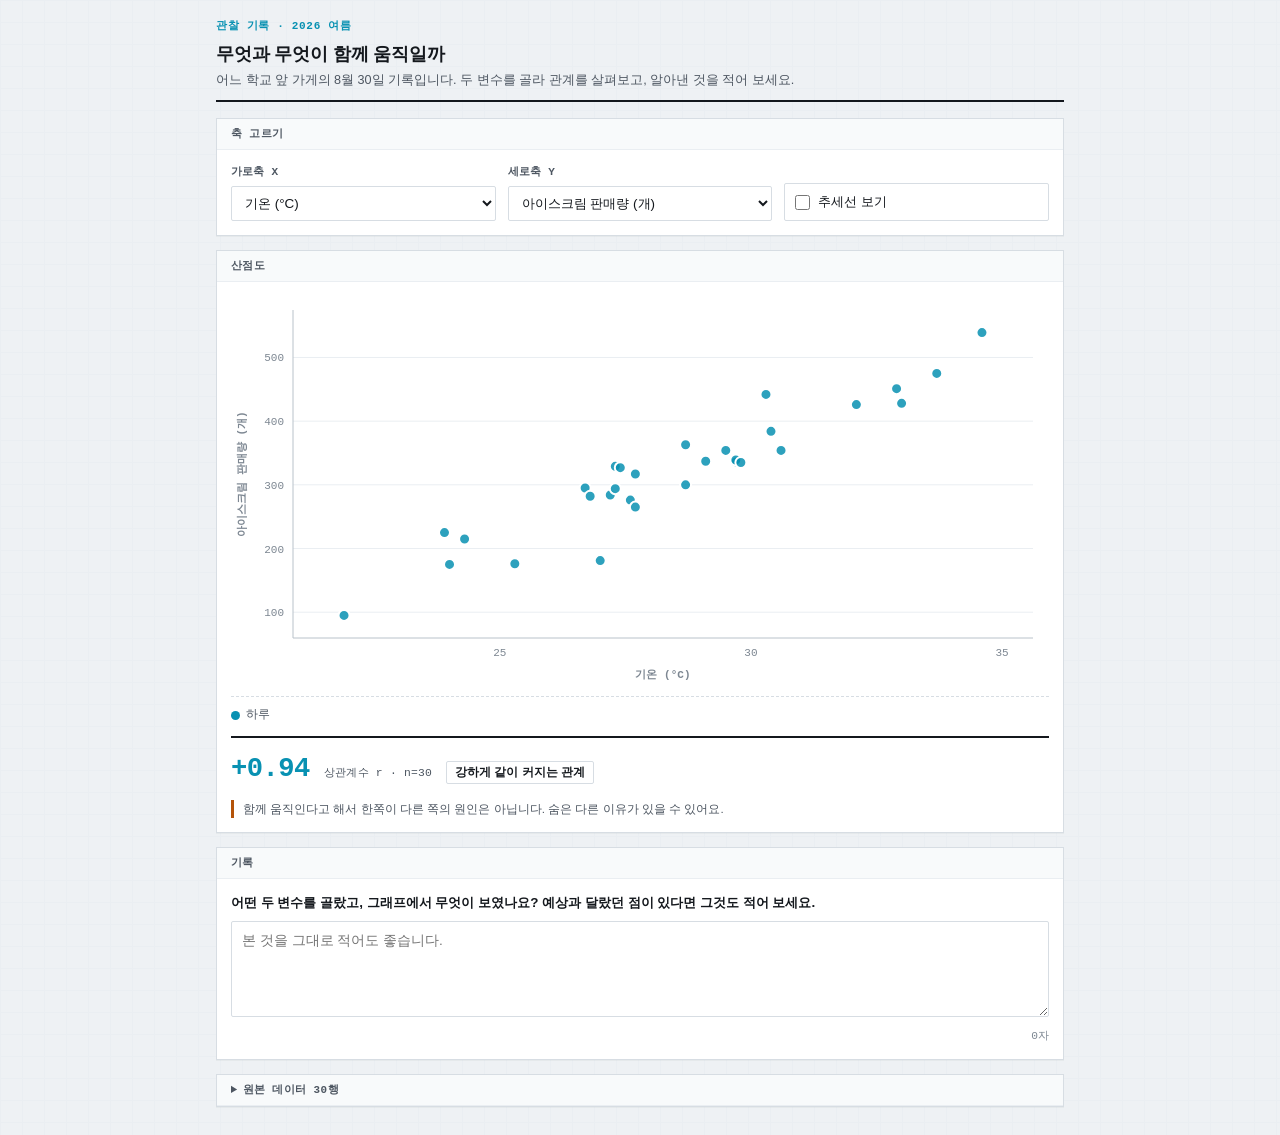
<file: sample/data-explorer/index.html>
<!DOCTYPE html>
<html lang="ko">
<head>
<meta charset="utf-8" />
<meta name="viewport" content="width=device-width, initial-scale=1" />
<title>여름 데이터 탐색</title>
<script>
  /* CUTE가 화면 준비 전에 복원 상태를 보낼 수 있다. 여기서 받아 두었다가 아래에서 처리한다. */
  window.__cuteQueue = [];
  window.addEventListener("message", function (event) { if (!window.__cuteReady) window.__cuteQueue.push(event); });
</script>
<style>
  /* 교사가 자기 수업에 맞춰 따로 만든 앱이다. CUTE 화면과 같아 보일 이유가 없다.
     여기는 '측정 기록지' 쪽으로 잡았다. 각진 모서리, 모눈, 숫자는 고정폭. */
  :root {
    --ink: #14181d; --ink-2: #4d5661; --ink-3: #7d8792;
    --rule: #d7dde3; --rule-2: #eaeef2;
    --paper: #ffffff; --desk: #eef1f4;
    --mark: #0891b2; --mark-soft: #dcf2f7; --trend: #b45309;
    --mono: ui-monospace, "SFMono-Regular", "Roboto Mono", Consolas, monospace;
  }
  * { box-sizing: border-box; margin: 0; padding: 0; }
  body {
    background: var(--desk);
    background-image: linear-gradient(var(--rule-2) 1px, transparent 1px), linear-gradient(90deg, var(--rule-2) 1px, transparent 1px);
    background-size: 22px 22px;
    color: var(--ink);
    font-family: -apple-system, BlinkMacSystemFont, "Segoe UI", "Apple SD Gothic Neo", "Malgun Gothic", sans-serif;
    font-size: 14px; line-height: 1.5;
  }
  .wrap { display: flex; max-width: 880px; flex-direction: column; margin: 0 auto; gap: 0; padding: 18px 16px 28px; }
  header { border-bottom: 2px solid var(--ink); margin-bottom: 16px; padding-bottom: 10px; }
  .stamp { color: var(--mark); font-family: var(--mono); font-size: .69rem; font-weight: 700; letter-spacing: .06em; }
  header h1 { margin-top: 5px; font-size: 1.15rem; font-weight: 700; letter-spacing: -.01em; }
  header p { margin-top: 4px; color: var(--ink-2); font-size: .79rem; }
  .card { border: 1px solid var(--rule); background: var(--paper); box-shadow: 0 1px 0 rgba(20,24,29,.04); }
  .card + .card { margin-top: 14px; }
  .card-label { border-bottom: 1px solid var(--rule-2); background: #f8fafb; padding: 7px 14px; color: var(--ink-2); font-family: var(--mono); font-size: .68rem; font-weight: 700; letter-spacing: .04em; }
  .card-body { padding: 14px; }
  .controls { display: grid; gap: 12px; grid-template-columns: repeat(auto-fit, minmax(160px, 1fr)); }
  .field { display: flex; min-width: 0; flex-direction: column; gap: 5px; }
  .field > span { color: var(--ink-2); font-family: var(--mono); font-size: .69rem; font-weight: 700; letter-spacing: .02em; }
  select { width: 100%; border: 1px solid var(--rule); border-radius: 2px; background: var(--paper); padding: 8px 9px; color: var(--ink); font: inherit; font-size: .84rem; }
  select:focus-visible { border-color: var(--mark); outline: 2px solid var(--mark-soft); }
  .toggle { display: flex; align-items: center; align-self: end; gap: 8px; border: 1px solid var(--rule); border-radius: 2px; padding: 8px 10px; cursor: pointer; font-size: .82rem; }
  .toggle input { width: 15px; height: 15px; accent-color: var(--trend); }
  .chart-card { position: relative; }
  svg { display: block; width: 100%; height: auto; overflow: visible; }
  .grid line { stroke: var(--rule-2); stroke-width: 1; }
  .axis line, .axis path { stroke: #b9c2ca; stroke-width: 1; }
  .axis text { fill: var(--ink-3); font-family: var(--mono); font-size: 11px; }
  .axis-title { fill: var(--ink-2); font-family: inherit; font-size: 11.5px; font-weight: 700; }
  .dot { fill: var(--mark); fill-opacity: .85; stroke: var(--paper); stroke-width: 2; cursor: pointer; }
  .dot:hover, .dot:focus { fill-opacity: 1; stroke: var(--ink); }
  .trend { fill: none; stroke: var(--trend); stroke-dasharray: 7 4; stroke-width: 2; }
  .legend { display: flex; flex-wrap: wrap; gap: 6px 16px; border-top: 1px dashed var(--rule); margin-top: 10px; padding-top: 9px; color: var(--ink-2); font-size: .72rem; }
  .legend i { display: inline-block; width: 22px; height: 0; margin-right: 6px; border-top: 2px dashed var(--trend); vertical-align: middle; }
  .legend b { display: inline-block; width: 9px; height: 9px; margin-right: 6px; border-radius: 50%; background: var(--mark); vertical-align: middle; }
  .tip { position: absolute; display: none; border-radius: 2px; background: var(--ink); padding: 6px 9px; color: #fff; font-family: var(--mono); font-size: .72rem; line-height: 1.4; pointer-events: none; white-space: nowrap; }
  .readout { display: flex; align-items: baseline; flex-wrap: wrap; gap: 4px 14px; border-top: 2px solid var(--ink); margin-top: 12px; padding-top: 11px; }
  .readout .r { color: var(--mark); font-family: var(--mono); font-size: 1.7rem; font-weight: 700; letter-spacing: -.02em; }
  .readout .label { color: var(--ink-2); font-family: var(--mono); font-size: .71rem; letter-spacing: .02em; }
  .readout .verdict { border: 1px solid var(--rule); border-radius: 2px; padding: 2px 8px; color: var(--ink); font-size: .74rem; font-weight: 600; }
  .caution { border-left: 3px solid var(--trend); margin-top: 11px; padding-left: 9px; color: var(--ink-2); font-size: .73rem; }
  .prompt { margin-bottom: 8px; font-size: .84rem; font-weight: 600; }
  textarea { width: 100%; min-height: 96px; border: 1px solid var(--rule); border-radius: 2px; padding: 9px 10px; color: var(--ink); font: inherit; font-size: .85rem; resize: vertical; }
  textarea:focus-visible { border-color: var(--mark); outline: 2px solid var(--mark-soft); }
  .count { margin-top: 5px; color: var(--ink-3); font-family: var(--mono); font-size: .7rem; text-align: right; }
  details summary { cursor: pointer; color: var(--ink-2); font-family: var(--mono); font-size: .73rem; font-weight: 700; letter-spacing: .02em; }
  table { width: 100%; margin-top: 10px; border-collapse: collapse; font-family: var(--mono); font-size: .72rem; }
  th, td { border-bottom: 1px solid var(--rule-2); padding: 4px 6px; text-align: right; }
  th:first-child, td:first-child { text-align: left; }
  th { border-bottom-color: var(--ink); color: var(--ink-2); font-weight: 700; }
  @media (max-width: 480px) { .wrap { padding: 14px 12px 22px; } .controls { grid-template-columns: 1fr; } }
</style>
</head>
<body>
<div class="wrap">
  <header>
    <div class="stamp">관찰 기록 · 2026 여름</div>
    <h1>무엇과 무엇이 함께 움직일까</h1>
    <p>어느 학교 앞 가게의 8월 30일 기록입니다. 두 변수를 골라 관계를 살펴보고, 알아낸 것을 적어 보세요.</p>
  </header>

  <section class="card">
    <div class="card-label">축 고르기</div>
    <div class="card-body controls">
      <label class="field"><span>가로축 X</span><select id="x-select"></select></label>
      <label class="field"><span>세로축 Y</span><select id="y-select"></select></label>
      <label class="toggle"><input type="checkbox" id="trend-toggle" /><span>추세선 보기</span></label>
    </div>
  </section>

  <section class="card chart-card">
    <div class="card-label">산점도</div>
    <div class="card-body">
      <svg id="chart" viewBox="0 0 620 380" role="img" aria-labelledby="chart-title"><title id="chart-title">산점도</title></svg>
      <div class="tip" id="tip"></div>
      <div class="legend"><span><b></b>하루</span><span id="legend-trend" hidden><i></i>추세선</span></div>
      <div class="readout">
        <span class="r" id="r-value">—</span>
        <span class="label">상관계수 r · n=30</span>
        <span class="verdict" id="r-verdict">—</span>
      </div>
      <p class="caution">함께 움직인다고 해서 한쪽이 다른 쪽의 원인은 아닙니다. 숨은 다른 이유가 있을 수 있어요.</p>
    </div>
  </section>

  <section class="card">
    <div class="card-label">기록</div>
    <div class="card-body">
      <p class="prompt" id="conclusion-prompt">어떤 두 변수를 골랐고, 그래프에서 무엇이 보였나요? 예상과 달랐던 점이 있다면 그것도 적어 보세요.</p>
      <textarea id="conclusion" aria-labelledby="conclusion-prompt" placeholder="본 것을 그대로 적어도 좋습니다."></textarea>
      <div class="count" id="count">0자</div>
    </div>
  </section>

  <details class="card">
    <summary class="card-label">원본 데이터 30행</summary>
    <div class="card-body"><table id="data-table"><thead></thead><tbody></tbody></table></div>
  </details>
</div>

<script>
(function () {
  "use strict";

  /* ── 데이터 ────────────────────────────────────────────────── */
  var ROWS = [
    {"날짜":"8/1","기온":23.9,"습도":58,"강수량":0,"아이스크림":225,"따뜻한음료":167,"방문자":416},
    {"날짜":"8/2","기온":32.1,"습도":87,"강수량":0,"아이스크림":426,"따뜻한음료":43,"방문자":468},
    {"날짜":"8/3","기온":29.7,"습도":63,"강수량":0,"아이스크림":336,"따뜻한음료":119,"방문자":386},
    {"날짜":"8/4","기온":28.7,"습도":77,"강수량":10.4,"아이스크림":300,"따뜻한음료":112,"방문자":397},
    {"날짜":"8/5","기온":24.0,"습도":63,"강수량":0,"아이스크림":175,"따뜻한음료":195,"방문자":354},
    {"날짜":"8/6","기온":27.6,"습도":64,"강수량":0,"아이스크림":276,"따뜻한음료":130,"방문자":494},
    {"날짜":"8/7","기온":30.6,"습도":72,"강수량":4.4,"아이스크림":354,"따뜻한음료":71,"방문자":431},
    {"날짜":"8/8","기온":28.7,"습도":66,"강수량":0,"아이스크림":363,"따뜻한음료":116,"방문자":380},
    {"날짜":"8/9","기온":27.2,"습도":85,"강수량":0,"아이스크림":284,"따뜻한음료":135,"방문자":426},
    {"날짜":"8/10","기온":27.7,"습도":71,"강수량":0,"아이스크림":265,"따뜻한음료":113,"방문자":451},
    {"날짜":"8/11","기온":21.9,"습도":70,"강수량":2.3,"아이스크림":95,"따뜻한음료":176,"방문자":439},
    {"날짜":"8/12","기온":30.3,"습도":57,"강수량":0,"아이스크림":442,"따뜻한음료":150,"방문자":501},
    {"날짜":"8/13","기온":29.1,"습도":77,"강수량":0,"아이스크림":337,"따뜻한음료":138,"방문자":526},
    {"날짜":"8/14","기온":25.3,"습도":73,"강수량":0,"아이스크림":176,"따뜻한음료":149,"방문자":380},
    {"날짜":"8/15","기온":33.7,"습도":70,"강수량":0,"아이스크림":475,"따뜻한음료":73,"방문자":440},
    {"날짜":"8/16","기온":29.5,"습도":83,"강수량":0,"아이스크림":354,"따뜻한음료":119,"방문자":476},
    {"날짜":"8/17","기온":26.7,"습도":73,"강수량":4.2,"아이스크림":295,"따뜻한음료":162,"방문자":467},
    {"날짜":"8/18","기온":26.8,"습도":83,"강수량":0,"아이스크림":282,"따뜻한음료":167,"방문자":443},
    {"날짜":"8/19","기온":24.3,"습도":48,"강수량":3.0,"아이스크림":215,"따뜻한음료":165,"방문자":425},
    {"날짜":"8/20","기온":33.0,"습도":59,"강수량":0,"아이스크림":428,"따뜻한음료":99,"방문자":391},
    {"날짜":"8/21","기온":30.4,"습도":91,"강수량":0,"아이스크림":384,"따뜻한음료":103,"방문자":400},
    {"날짜":"8/22","기온":29.7,"습도":61,"강수량":0,"아이스크림":339,"따뜻한음료":127,"방문자":395},
    {"날짜":"8/23","기온":29.8,"습도":54,"강수량":0,"아이스크림":335,"따뜻한음료":119,"방문자":480},
    {"날짜":"8/24","기온":27.3,"습도":56,"강수량":35.0,"아이스크림":294,"따뜻한음료":183,"방문자":376},
    {"날짜":"8/25","기온":27.0,"습도":59,"강수량":69.8,"아이스크림":181,"따뜻한음료":187,"방문자":137},
    {"날짜":"8/26","기온":27.3,"습도":72,"강수량":0,"아이스크림":329,"따뜻한음료":141,"방문자":378},
    {"날짜":"8/27","기온":32.9,"습도":72,"강수량":18.9,"아이스크림":451,"따뜻한음료":88,"방문자":422},
    {"날짜":"8/28","기온":34.6,"습도":75,"강수량":0,"아이스크림":539,"따뜻한음료":16,"방문자":404},
    {"날짜":"8/29","기온":27.4,"습도":73,"강수량":0,"아이스크림":327,"따뜻한음료":132,"방문자":388},
    {"날짜":"8/30","기온":27.7,"습도":72,"강수량":0,"아이스크림":317,"따뜻한음료":156,"방문자":464}
  ];
  var FIELDS = [
    { key: "기온", label: "기온 (°C)" },
    { key: "습도", label: "습도 (%)" },
    { key: "강수량", label: "강수량 (mm)" },
    { key: "아이스크림", label: "아이스크림 판매량 (개)" },
    { key: "따뜻한음료", label: "따뜻한 음료 판매량 (잔)" },
    { key: "방문자", label: "방문자 수 (명)" }
  ];
  var labelOf = function (key) { var f = FIELDS.filter(function (i) { return i.key === key; })[0]; return f ? f.label : key; };

  /* ── 활동 기록 ─────────────────────────────────────────────────
     CUTE 규격: 이 앱이 로그를 직접 들고 있다가 저장할 때마다 통째로 보낸다.
     클릭 하나하나가 아니라 교사가 읽을 수 있는 말로 남긴다. */
  var MAX_EVENTS = 200;
  var events = [];
  function note(action, detail, coalesce) {
    var last = events[events.length - 1];
    // 같은 행동을 연달아 하면(축을 여러 번 돌려 보는 등) 마지막 것만 남긴다.
    if (coalesce && last && last.action === action) { last.detail = detail; last.at = new Date().toISOString(); return; }
    events.push({ at: new Date().toISOString(), action: action, detail: detail });
    if (events.length > MAX_EVENTS) events = events.slice(-MAX_EVENTS);
  }

  /* ── 상태 ──────────────────────────────────────────────────── */
  var state = { x: "기온", y: "아이스크림", trend: false, conclusion: "" };

  function corr(xs, ys) {
    var n = xs.length, mx = 0, my = 0, i;
    for (i = 0; i < n; i++) { mx += xs[i]; my += ys[i]; }
    mx /= n; my /= n;
    var num = 0, dx = 0, dy = 0;
    for (i = 0; i < n; i++) { num += (xs[i] - mx) * (ys[i] - my); dx += Math.pow(xs[i] - mx, 2); dy += Math.pow(ys[i] - my, 2); }
    var den = Math.sqrt(dx * dy);
    return den === 0 ? 0 : num / den;
  }
  function verdictOf(r) {
    var a = Math.abs(r), dir = r > 0 ? "같이 커지는" : "반대로 움직이는";
    if (a >= 0.7) return "강하게 " + dir + " 관계";
    if (a >= 0.4) return "뚜렷하게 " + dir + " 관계";
    if (a >= 0.2) return "약하게 " + dir + " 관계";
    return "뚜렷한 관계가 보이지 않음";
  }
  function ticks(min, max, want) {
    var span = max - min || 1;
    var step = Math.pow(10, Math.floor(Math.log(span / want) / Math.LN10));
    [1, 2, 2.5, 5, 10].some(function (m) { if (span / (step * m) <= want + 0.5) { step = step * m; return true; } return false; });
    var out = [], v = Math.ceil(min / step) * step;
    for (; v <= max + step * 0.001 && out.length < 8; v += step) out.push(Math.round(v * 1000) / 1000);
    return out;
  }

  /* ── 그리기 ────────────────────────────────────────────────── */
  var NS = "http://www.w3.org/2000/svg";
  var svg = document.getElementById("chart");
  var tip = document.getElementById("tip");
  function el(name, attrs, text) {
    var node = document.createElementNS(NS, name);
    for (var k in attrs) if (Object.prototype.hasOwnProperty.call(attrs, k)) node.setAttribute(k, attrs[k]);
    if (text !== undefined) node.textContent = text;
    return node;
  }

  function draw() {
    while (svg.firstChild) svg.removeChild(svg.firstChild);
    svg.appendChild(el("title", { id: "chart-title" }, labelOf(state.x) + "과(와) " + labelOf(state.y) + "의 산점도"));

    // viewBox를 실제 픽셀 폭에 맞춘다. 고정 viewBox를 쓰면 좁은 화면에서 그래프가
    // 통째로 축소되어 축 숫자가 읽을 수 없을 만큼 작아진다.
    var W = Math.max(280, Math.round(svg.parentNode.clientWidth - 28)) || 620;
    var H = Math.round(Math.max(240, Math.min(390, W * 0.62)));
    var narrow = W < 420;
    var m = { t: 14, r: narrow ? 10 : 16, b: narrow ? 44 : 48, l: narrow ? 50 : 62 };
    svg.setAttribute("viewBox", "0 0 " + W + " " + H);
    var xWant = narrow ? 3 : 5, yWant = narrow ? 4 : 5;
    var xs = ROWS.map(function (r) { return r[state.x]; });
    var ys = ROWS.map(function (r) { return r[state.y]; });
    var xMin = Math.min.apply(null, xs), xMax = Math.max.apply(null, xs);
    var yMin = Math.min.apply(null, ys), yMax = Math.max.apply(null, ys);
    var padX = (xMax - xMin) * 0.08 || 1, padY = (yMax - yMin) * 0.08 || 1;
    xMin -= padX; xMax += padX; yMin = Math.max(0, yMin - padY); yMax += padY;
    var px = function (v) { return m.l + (v - xMin) / (xMax - xMin) * (W - m.l - m.r); };
    var py = function (v) { return H - m.b - (v - yMin) / (yMax - yMin) * (H - m.t - m.b); };

    var grid = el("g", { class: "grid" });
    ticks(yMin, yMax, yWant).forEach(function (v) { grid.appendChild(el("line", { x1: m.l, x2: W - m.r, y1: py(v), y2: py(v) })); });
    svg.appendChild(grid);

    var axis = el("g", { class: "axis" });
    axis.appendChild(el("line", { x1: m.l, x2: W - m.r, y1: H - m.b, y2: H - m.b }));
    axis.appendChild(el("line", { x1: m.l, x2: m.l, y1: m.t, y2: H - m.b }));
    ticks(xMin, xMax, xWant).forEach(function (v) { axis.appendChild(el("text", { x: px(v), y: H - m.b + 18, "text-anchor": "middle" }, String(v))); });
    ticks(yMin, yMax, yWant).forEach(function (v) { axis.appendChild(el("text", { x: m.l - 9, y: py(v) + 4, "text-anchor": "end" }, String(v))); });
    axis.appendChild(el("text", { x: (m.l + W - m.r) / 2, y: H - 8, "text-anchor": "middle", class: "axis-title" }, labelOf(state.x)));
    var yTitleX = narrow ? 12 : 14;
    axis.appendChild(el("text", { x: yTitleX, y: (m.t + H - m.b) / 2, "text-anchor": "middle", class: "axis-title", transform: "rotate(-90 " + yTitleX + " " + ((m.t + H - m.b) / 2) + ")" }, labelOf(state.y)));
    svg.appendChild(axis);

    if (state.trend) {
      var n = xs.length, sx = 0, sy = 0, i;
      for (i = 0; i < n; i++) { sx += xs[i]; sy += ys[i]; }
      var mx = sx / n, my = sy / n, num = 0, den = 0;
      for (i = 0; i < n; i++) { num += (xs[i] - mx) * (ys[i] - my); den += Math.pow(xs[i] - mx, 2); }
      var slope = den === 0 ? 0 : num / den, intercept = my - slope * mx;
      svg.appendChild(el("line", { class: "trend", x1: px(xMin), y1: py(slope * xMin + intercept), x2: px(xMax), y2: py(slope * xMax + intercept) }));
    }

    ROWS.forEach(function (row) {
      var dot = el("circle", { class: "dot", cx: px(row[state.x]), cy: py(row[state.y]), r: 5.5, tabindex: "0",
        "aria-label": row["날짜"] + " " + labelOf(state.x) + " " + row[state.x] + ", " + labelOf(state.y) + " " + row[state.y] });
      var show = function () {
        tip.innerHTML = "<b>" + row["날짜"] + "</b><br>" + state.x + " " + row[state.x] + "<br>" + state.y + " " + row[state.y];
        tip.style.display = "block";
        var box = svg.getBoundingClientRect(), card = svg.parentNode.getBoundingClientRect();
        tip.style.left = (box.left - card.left + px(row[state.x]) / W * box.width + 10) + "px";
        tip.style.top = (box.top - card.top + py(row[state.y]) / H * box.height - 8) + "px";
      };
      var hide = function () { tip.style.display = "none"; };
      dot.addEventListener("mouseenter", show); dot.addEventListener("focus", show);
      dot.addEventListener("mouseleave", hide); dot.addEventListener("blur", hide);
      svg.appendChild(dot);
    });

    var r = corr(xs, ys);
    document.getElementById("r-value").textContent = (r >= 0 ? "+" : "") + r.toFixed(2);
    document.getElementById("r-verdict").textContent = verdictOf(r);
    return r;
  }

  /* ── 화면 연결 ─────────────────────────────────────────────── */
  var xSelect = document.getElementById("x-select");
  var ySelect = document.getElementById("y-select");
  var trendToggle = document.getElementById("trend-toggle");
  var conclusion = document.getElementById("conclusion");
  var countEl = document.getElementById("count");

  FIELDS.forEach(function (f) {
    [xSelect, ySelect].forEach(function (sel) {
      var option = document.createElement("option");
      option.value = f.key; option.textContent = f.label;
      sel.appendChild(option);
    });
  });

  function render() {
    xSelect.value = state.x; ySelect.value = state.y; trendToggle.checked = state.trend;
    document.getElementById("legend-trend").hidden = !state.trend;
    if (conclusion.value !== state.conclusion) conclusion.value = state.conclusion;
    countEl.textContent = state.conclusion.length + "자";
    return draw();
  }

  xSelect.addEventListener("change", function () { state.x = xSelect.value; note("가로축 바꿈", labelOf(state.x), true); render(); });
  ySelect.addEventListener("change", function () { state.y = ySelect.value; note("세로축 바꿈", labelOf(state.y), true); render(); });
  trendToggle.addEventListener("change", function () { state.trend = trendToggle.checked; document.getElementById("legend-trend").hidden = !state.trend; note(state.trend ? "추세선 켬" : "추세선 끔", labelOf(state.x) + " · " + labelOf(state.y)); render(); });

  var typingTimer = null;
  conclusion.addEventListener("input", function () {
    state.conclusion = conclusion.value;
    countEl.textContent = state.conclusion.length + "자";
    // 글자마다 기록하면 로그가 아니라 소음이 된다. 멈췄을 때 한 줄로 남긴다.
    window.clearTimeout(typingTimer);
    typingTimer = window.setTimeout(function () {
      if (state.conclusion.trim()) note("결론 씀", state.conclusion.trim().slice(0, 120), true);
    }, 1200);
  });

  var thead = document.querySelector("#data-table thead");
  var tbody = document.querySelector("#data-table tbody");
  var headRow = document.createElement("tr");
  ["날짜"].concat(FIELDS.map(function (f) { return f.key; })).forEach(function (key) {
    var th = document.createElement("th"); th.textContent = key; headRow.appendChild(th);
  });
  thead.appendChild(headRow);
  ROWS.forEach(function (row) {
    var tr = document.createElement("tr");
    ["날짜"].concat(FIELDS.map(function (f) { return f.key; })).forEach(function (key) {
      var td = document.createElement("td"); td.textContent = row[key]; tr.appendChild(td);
    });
    tbody.appendChild(tr);
  });

  /* ── CUTE 연동 ─────────────────────────────────────────────── */
  var CUTE_ORIGINS = ["https://cute.sanskit.com"];
  var DEV_ORIGIN = /^https?:\/\/(localhost|127\.0\.0\.1)(:\d+)?$/;
  function allowedOrigin(origin) { return CUTE_ORIGINS.indexOf(origin) !== -1 || DEV_ORIGIN.test(origin); }

  function getCurrentState() {
    // 활동 로그도 함께 넣는다. 그래야 새로고침하고 돌아와도 과정이 이어진다.
    return { schemaVersion: 1, x: state.x, y: state.y, trend: state.trend, conclusion: state.conclusion, events: events };
  }
  function getActivity() {
    var r = corr(ROWS.map(function (row) { return row[state.x]; }), ROWS.map(function (row) { return row[state.y]; }));
    var results = [
      { label: "가로축 변수", prompt: "관계를 살펴볼 두 변수 중 가로축으로 무엇을 골랐나요?", value: labelOf(state.x) },
      { label: "세로축 변수", prompt: "관계를 살펴볼 두 변수 중 세로축으로 무엇을 골랐나요?", value: labelOf(state.y) },
      { label: "상관계수", value: (r >= 0 ? "+" : "") + r.toFixed(2) + " (" + verdictOf(r) + ")" }
    ];
    // 정답이 정해진 활동이 아니다. correct는 어디에도 넣지 않는다.
    // CUTE는 이 앱 안에 어떤 과제가 있는지 모른다. 물음을 함께 보내야 답이 읽힌다.
    if (state.conclusion.trim()) results.push({
      label: "학생이 쓴 결론",
      prompt: document.getElementById("conclusion-prompt").textContent.trim(),
      value: state.conclusion.trim().slice(0, 500)
    });
    return { schemaVersion: 1, events: events, results: results };
  }
  function restore(saved) {
    if (!saved || typeof saved !== "object") return;
    if (FIELDS.some(function (f) { return f.key === saved.x; })) state.x = saved.x;
    if (FIELDS.some(function (f) { return f.key === saved.y; })) state.y = saved.y;
    state.trend = saved.trend === true;
    state.conclusion = typeof saved.conclusion === "string" ? saved.conclusion : "";
    if (Array.isArray(saved.events)) {
      events = saved.events.filter(function (e) { return e && typeof e.action === "string"; }).slice(-MAX_EVENTS);
    }
    render();
    note("이어서 열기", labelOf(state.x) + " · " + labelOf(state.y));
  }

  var answered = {};
  function handle(event) {
    if (event.source !== window.parent) return;
    if (!allowedOrigin(event.origin)) return;
    var msg = event.data;
    if (!msg || typeof msg !== "object") return;
    if (msg.cute === "state-request") {
      if (typeof msg.requestId !== "string" || answered[msg.requestId]) return;
      answered[msg.requestId] = true;
      var payload = { cute: "state-result", requestId: msg.requestId, state: {} };
      try { payload.state = getCurrentState(); } catch (error) { payload.state = {}; }
      // 활동 기록을 만들다 실패해도 저장 자체는 멈추면 안 된다.
      try { var activity = getActivity(); if (activity) payload.activity = activity; } catch (error) {}
      event.source.postMessage(payload, event.origin);
      return;
    }
    if (msg.cute === "state-restore") { try { restore(msg.state); } catch (error) {} }
  }

  var resizeTimer = null;
  if (window.ResizeObserver) {
    new window.ResizeObserver(function () {
      window.clearTimeout(resizeTimer);
      resizeTimer = window.setTimeout(function () { draw(); }, 120);
    }).observe(svg.parentNode);
  }

  render();
  note("데이터 불러옴", "8월 30일치 · 6개 변수");
  window.addEventListener("message", handle);
  window.__cuteReady = true;
  (window.__cuteQueue || []).forEach(handle);
  window.__cuteQueue = [];
})();
</script>
</body>
</html>
</file>
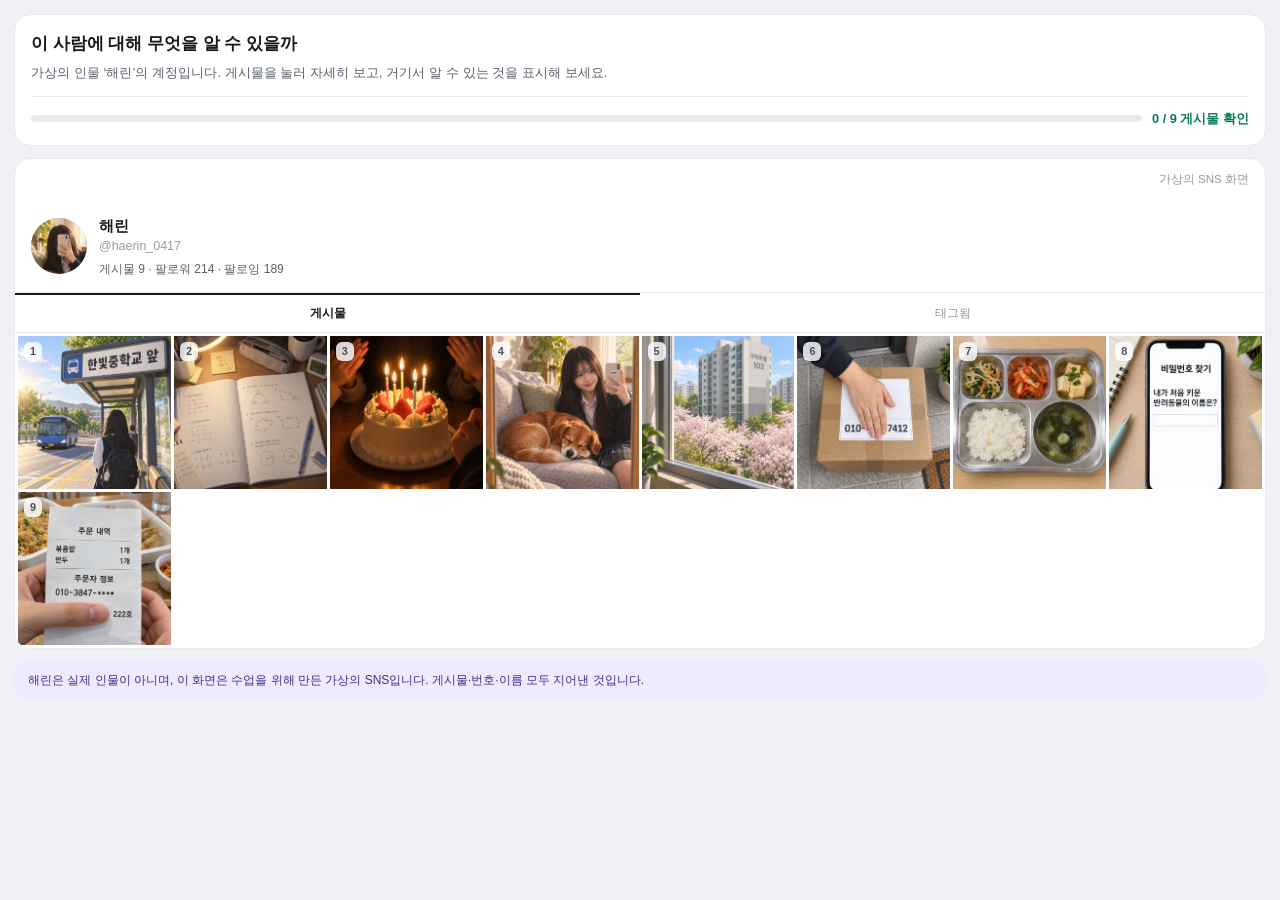
<file: sample/privacy/index.html>
<!DOCTYPE html>
<html lang="ko">
<head>
<meta charset="utf-8" />
<meta name="viewport" content="width=device-width, initial-scale=1" />
<title>디지털 발자국 — 해린이의 피드</title>
<script>
  /* CUTE가 화면 준비 전에 복원 상태를 보낼 수 있다. 여기서 받아 두었다가 아래에서 처리한다. */
  window.__cuteQueue = [];
  window.addEventListener("message", function (event) { if (!window.__cuteReady) window.__cuteQueue.push(event); });
</script>
<style>
  /* 세 번째 예시 앱이다. 앞의 둘(모눈 기록지·명조 노트)과 또 달라야 한다.
     여기는 '손에 쥔 화면' 쪽으로 잡았다. 둥근 모서리, 큰 여백, 밝은 회색 바탕.
     실제 서비스의 상표·로고·아이콘은 쓰지 않는다. 가상의 앱이다. */
  :root {
    --ink: #16181d; --ink-2: #5a616c; --ink-3: #939aa5;
    --line: #e8eaee; --card: #fff; --bg: #eff1f4;
    --mark: #6d4aff; --mark-soft: #efeaff;
    --found: #0a7c5a; --found-soft: #e3f5ee;
  }
  * { box-sizing: border-box; margin: 0; padding: 0; }
  body { background: var(--bg); color: var(--ink); font-family: -apple-system, BlinkMacSystemFont, "Segoe UI", "Apple SD Gothic Neo", "Malgun Gothic", sans-serif; font-size: 14px; line-height: 1.55; }
  /* CUTE 콘텐츠 칸을 꽉 채운다. 폭이 넓어지면 한 줄에 더 많이 보이도록 칸이 늘어난다. */
  .wrap { width: 100%; margin: 0 auto; padding: 14px 14px 28px; }

  .task { border: 1px solid var(--line); border-radius: 16px; background: var(--card); margin-bottom: 12px; padding: 16px; }
  .task h1 { font-size: 1.05rem; font-weight: 750; }
  .task p { margin-top: 6px; color: var(--ink-2); font-size: .84rem; }
  .tally { display: flex; align-items: center; gap: 10px; border-top: 1px solid var(--line); margin-top: 12px; padding-top: 12px; }
  .tally-bar { position: relative; overflow: hidden; height: 7px; flex: 1; border-radius: 99px; background: var(--line); }
  .tally-bar i { position: absolute; inset: 0 auto 0 0; border-radius: 99px; background: var(--found); transition: width .25s ease; }
  .tally b { color: var(--found); font-size: .8rem; font-weight: 700; white-space: nowrap; }

  .app-bar { display: flex; align-items: center; justify-content: flex-end; border: 1px solid var(--line); border-bottom: 0; border-radius: 16px 16px 0 0; background: var(--card); padding: 12px 16px; }
  .app-bar span { color: var(--ink-3); font-size: .72rem; }
  .profile { display: flex; align-items: center; gap: 12px; border: 1px solid var(--line); border-top: 0; background: var(--card); padding: 14px 16px; }
  /* 프로필 사진이 없을 때는 첫 글자로 대신한다. 뜨면 사진이 글자를 덮는다. */
  .avatar { position: relative; display: grid; overflow: hidden; width: 56px; height: 56px; flex: none; place-items: center; border-radius: 50%; background: linear-gradient(135deg, #cdbcff, #9fd8ff); color: #3a2f6b; font-size: 1.1rem; font-weight: 750; }
  .avatar img { position: absolute; display: none; width: 100%; height: 100%; object-fit: cover; inset: 0; }
  .avatar.has-image img { display: block; }
  .profile b { display: block; font-size: .92rem; }
  .profile small { display: block; color: var(--ink-3); font-size: .78rem; }
  .profile .counts { margin-top: 3px; color: var(--ink-2); font-size: .75rem; }

  .tabs { display: flex; border: 1px solid var(--line); border-top: 0; background: var(--card); }
  .tabs span { flex: 1; border-top: 2px solid var(--ink); padding: 9px 0; color: var(--ink); font-size: .76rem; font-weight: 700; text-align: center; }
  .tabs span + span { border-top-color: transparent; color: var(--ink-3); font-weight: 500; }

  .grid { display: grid; border: 1px solid var(--line); border-top: 0; border-radius: 0 0 16px 16px; background: var(--card); gap: 3px; grid-template-columns: repeat(auto-fill, minmax(148px, 1fr)); overflow: hidden; padding: 3px; }
  .tile { position: relative; display: grid; aspect-ratio: 1 / 1; align-content: center; border: 0; padding: 8px; cursor: pointer; font: inherit; text-align: center; }
  .tile b { color: #3c4250; font-size: .8rem; font-weight: 650; }
  .tile .no { position: absolute; top: 6px; left: 6px; border-radius: 6px; background: rgba(255,255,255,.82); padding: 1px 6px; color: #4a515e; font-size: .68rem; font-weight: 700; }
  .tile .done { position: absolute; right: 6px; bottom: 6px; border-radius: 99px; background: var(--found); padding: 2px 8px; color: #fff; font-size: .66rem; font-weight: 700; }
  /* 사진이 뜨면 글자는 필요 없다. 아직 사진이 없을 때만 무엇인지 알려 준다. */
  .tile.has-image b { display: none; }
  .photo.has-image > span { display: none; }
  .tile:hover { filter: brightness(.96); }
  .tile:focus-visible { outline: 3px solid var(--mark); outline-offset: -3px; }

  .sheet-back { position: fixed; z-index: 20; display: grid; align-items: end; background: rgba(18,20,26,.42); inset: 0; justify-items: center; padding: 16px; }
  .sheet-back[hidden] { display: none; }
  .detail { width: 100%; max-width: 420px; max-height: 92vh; overflow-y: auto; border-radius: 18px; background: var(--card); box-shadow: 0 16px 48px rgba(16,18,24,.24); }
  @media (min-height: 620px) { .sheet-back { align-items: center; } }
  .detail-head { display: flex; align-items: center; gap: 8px; border-bottom: 1px solid var(--line); padding: 12px 14px; }
  .detail-head .no { display: grid; width: 22px; height: 22px; flex: none; place-items: center; border-radius: 7px; background: var(--bg); color: var(--ink-2); font-size: .7rem; font-weight: 750; }
  .detail-head .when { color: var(--ink-3); font-size: .75rem; }
  .detail-head .where { border-radius: 99px; background: var(--bg); padding: 2px 8px; color: var(--ink-2); font-size: .7rem; }
  .detail-close { margin-left: auto; border: 0; border-radius: 8px; background: transparent; padding: 4px 8px; color: var(--ink-2); cursor: pointer; font: inherit; font-size: .95rem; }
  .detail-close:hover { background: var(--bg); }
  .photo { display: grid; min-height: 150px; align-content: center; padding: 20px 16px; }
  /* 단서가 사진 안에 있다. 자세히 보기에서는 어느 쪽도 잘리면 안 된다. */
  .photo.has-image { display: block; min-height: 0; padding: 0; }
  .photo span { color: #3c4250; font-size: .84rem; font-weight: 600; text-align: center; }
  .photo small { display: block; margin-top: 6px; color: #5c6473; font-size: .76rem; font-weight: 400; }
  .caption { padding: 12px 16px 4px; font-size: .88rem; }
  .meta { display: flex; align-items: center; gap: 8px; padding: 0 16px 12px; color: var(--ink-3); font-size: .75rem; }
  .heart { display: grid; width: 30px; height: 30px; flex: none; place-items: center; border: 0; border-radius: 50%; background: transparent; cursor: pointer; padding: 0; }
  .heart:hover { background: var(--bg); }
  .heart svg { width: 21px; height: 21px; fill: none; stroke: var(--ink-2); stroke-width: 1.7; stroke-linejoin: round; }
  .heart.is-on svg { fill: #e0335c; stroke: #e0335c; animation: pop .22s ease; }
  .heart:focus-visible { outline: 2px solid var(--mark); outline-offset: 1px; }
  @keyframes pop { 0% { transform: scale(.7); } 60% { transform: scale(1.18); } 100% { transform: scale(1); } }
  .picker { border-top: 1px solid var(--line); padding: 13px 16px 16px; background: #fafbfc; border-radius: 0 0 18px 18px; }
  .picker > p { margin-bottom: 9px; color: var(--ink-2); font-size: .79rem; font-weight: 600; }
  .chips { display: flex; flex-wrap: wrap; gap: 7px; }
  .chip { border: 1px solid var(--line); border-radius: 99px; background: var(--card); padding: 6px 12px; cursor: pointer; font-size: .79rem; }
  .chip:hover { border-color: #c3c9d4; }
  .chip input { position: absolute; opacity: 0; pointer-events: none; }
  .chip.is-on { border-color: var(--found); background: var(--found-soft); color: #075c43; font-weight: 650; }
  .chip.is-none.is-on { border-color: var(--ink-3); background: var(--bg); color: var(--ink-2); }
  .note { width: 100%; min-height: 54px; border: 1px solid var(--line); border-radius: 10px; margin-top: 10px; padding: 8px 10px; color: var(--ink); font: inherit; font-size: .82rem; resize: vertical; }
  .note:focus-visible { border-color: var(--mark); outline: 2px solid var(--mark-soft); }

  .fiction { border-radius: 12px; background: var(--mark-soft); margin-top: 12px; padding: 10px 14px; color: #40308c; font-size: .75rem; }
  @media (max-width: 420px) { .wrap { padding: 10px 8px 22px; } }
</style>
</head>
<body>
<div class="wrap">
  <section class="task">
    <h1>이 사람에 대해 무엇을 알 수 있을까</h1>
    <p>가상의 인물 ‘해린’의 계정입니다. 게시물을 눌러 자세히 보고, 거기서 알 수 있는 것을 표시해 보세요.</p>
    <div class="tally">
      <div class="tally-bar"><i id="tally-fill" style="width:0%"></i></div>
      <b id="tally-text">0 / 9 게시물 확인</b>
    </div>
  </section>

  <div class="app-bar"><span>가상의 SNS 화면</span></div>
  <div class="profile">
    <div class="avatar" id="avatar"><img src="images/00-self.jpg" alt="해린의 프로필 사진" /><span>해</span></div>
    <div>
      <b>해린</b>
      <small>@haerin_0417</small>
      <div class="counts">게시물 9 · 팔로워 214 · 팔로잉 189</div>
    </div>
  </div>

  <div class="tabs"><span>게시물</span><span>태그됨</span></div>
  <div class="grid" id="grid"></div>

  <div class="sheet-back" id="sheet" hidden>
    <div class="detail" id="detail" role="dialog" aria-modal="true" aria-label="게시물 자세히 보기"></div>
  </div>

  <p class="fiction">해린은 실제 인물이 아니며, 이 화면은 수업을 위해 만든 가상의 SNS입니다. 게시물·번호·이름 모두 지어낸 것입니다.</p>
</div>

<script>
(function () {
  "use strict";

  /* ── 게시물 ────────────────────────────────────────────────
     한 게시물만으로는 아무것도 알 수 없게, 여러 개를 엮어야 드러나게 만든다.
     전화번호는 뒷자리만, 집은 '어느 아파트 단지쯤'까지만 흘린다. */
  var POSTS = [
    { id: "p1", img: "images/01-busstop.jpg", when: "3월 12일 오전 8:12", where: "버스 정류장", tint: "linear-gradient(135deg,#dbe7f7,#eef3fa)",
      thumb: "정류장", photo: "정류장에서 찍은 사진", detail: "뒤쪽 표지판에 ‘한빛중학교 앞’이라고 적혀 있다",
      caption: "또 지각각... 버스 왜 안 와", likes: 31, comments: 4 },
    { id: "p2", img: "images/02-desk.jpg", when: "3월 14일 오후 4:40", where: "", tint: "linear-gradient(135deg,#f7e9db,#fbf3ea)",
      thumb: "문제집", photo: "문제집 위에 엎드린 사진", detail: "",
      caption: "셔틀 또 놓쳤다 ㅠㅠ 수학학원 화목은 진짜 빡세", likes: 22, comments: 7 },
    { id: "p3", img: "images/03-cake.jpg", when: "4월 17일 오후 9:05", where: "", tint: "linear-gradient(135deg,#f9dde7,#fdeef3)",
      thumb: "케이크", photo: "케이크 사진", detail: "초가 꽂혀 있다",
      caption: "생일 축하해준 사람들 다 고마워!!", likes: 88, comments: 26 },
    { id: "p4", img: "images/04-dog.jpg", when: "4월 20일 오후 7:30", where: "집", tint: "linear-gradient(135deg,#e6e2d8,#f4f1ea)",
      thumb: "강아지", photo: "강아지와 함께 찍은 거울 셀카", detail: "교복 차림이고, 들고 있는 휴대폰 뒤에 이름 스티커가 붙어 있다",
      caption: "우리 콩이 자는 거 봐 너무 귀엽자나", likes: 54, comments: 9 },
    { id: "p5", img: "images/05-window.jpg", when: "5월 2일 오전 7:55", where: "집", tint: "linear-gradient(135deg,#dff0e6,#eef8f1)",
      thumb: "창밖", photo: "창밖으로 찍은 사진", detail: "건너편 아파트 동 번호가 흐릿하게 보인다",
      caption: "창밖 벚꽃 미쳤다 아침부터 기분 좋음", likes: 47, comments: 3 },
    { id: "p6", img: "images/06-parcel.jpg", when: "5월 9일 오후 6:20", where: "집", tint: "linear-gradient(135deg,#e9e3f7,#f4f0fb)",
      thumb: "택배 상자", photo: "택배 상자 사진", detail: "송장 일부를 손으로 가렸는데 끝 네 자리 7412는 그대로 보인다",
      caption: "드디어 왔다!! 2주 기다림", likes: 19, comments: 2 },
    { id: "p7", img: "images/07-lunch.jpg", when: "5월 15일 오후 12:30", where: "", tint: "linear-gradient(135deg,#f3f0e2,#faf8ef)",
      thumb: "급식", photo: "급식 식판 사진", detail: "",
      caption: "오늘 급식 실화냐 이건 좀", likes: 63, comments: 15 },
    { id: "p8", img: "images/08-screen.jpg", when: "5월 21일 오후 10:10", where: "", tint: "linear-gradient(135deg,#dfe7ef,#f0f4f8)",
      thumb: "화면 캡처", photo: "화면을 찍은 사진", detail: "비밀번호 찾기 화면, 질문은 ‘내가 처음 키운 반려동물의 이름은?’",
      caption: "비번 까먹어서 찾기 눌렀는데 이 질문 나옴ㅋㅋ 이건 죽어도 안 까먹지", likes: 12, comments: 1 },
    { id: "p9", img: "images/09-order.jpg", when: "5월 24일 오후 7:40", where: "집", tint: "linear-gradient(135deg,#f5ece0,#fbf6ee)",
      thumb: "영수증", photo: "배달 영수증 사진", detail: "전화번호 뒷자리는 ****로 가려졌지만 가운데 네 자리 3847은 그대로 있고, 주소는 ‘○○아파트 103동’까지 보인다",
      caption: "오늘은 그냥 시켜먹기 ㅎㅎ", likes: 27, comments: 5 }
  ];

  var CLUES = [
    { key: "name", label: "이름" },
    { key: "face", label: "얼굴·교복" },
    { key: "school", label: "다니는 학교·동네" },
    { key: "birthday", label: "생일" },
    { key: "home", label: "집 위치" },
    { key: "routine", label: "요일별 일과" },
    { key: "contact", label: "연락처 일부" },
    { key: "pet", label: "반려동물 이름" },
    { key: "password", label: "비밀번호 힌트" },
    { key: "none", label: "특별히 없음", none: true }
  ];
  var CLUE_LABEL = {};
  CLUES.forEach(function (clue) { CLUE_LABEL[clue.key] = clue.label; });

  /* ── 활동 기록 ───────────────────────────────────────────── */
  var MAX_EVENTS = 200;
  var events = [];
  function note(action, detail, coalesce) {
    var last = events[events.length - 1];
    if (coalesce && last && last.action === action && last.detail && detail &&
        last.detail.split(" — ")[0] === detail.split(" — ")[0]) {
      last.detail = detail; last.at = new Date().toISOString(); return;
    }
    events.push({ at: new Date().toISOString(), action: action, detail: detail });
    if (events.length > MAX_EVENTS) events = events.slice(-MAX_EVENTS);
  }

  /* ── 상태 ──────────────────────────────────────────────────── */
  var marks = {};   // { postId: { clues: [key], memo: "" } }
  var opened = {};
  // 좋아요는 화면 장식일 뿐이라 저장하지 않는다. 새로고침하면 사라진다.
  var liked = {};
  function markOf(id) {
    if (!marks[id]) marks[id] = { clues: [], memo: "" };
    return marks[id];
  }
  function postNo(id) {
    for (var index = 0; index < POSTS.length; index += 1) if (POSTS[index].id === id) return index + 1;
    return 0;
  }
  function postTitle(id) { return postNo(id) + "번 게시물"; }
  function checkedCount() {
    return POSTS.filter(function (post) { return marks[post.id] && marks[post.id].clues.length; }).length;
  }
  var CLUE_PROMPT = "이 게시물에서 알 수 있는 것은 무엇인가요?";

  /* ── 그리기 ────────────────────────────────────────────────── */
  var grid = document.getElementById("grid");
  var sheet = document.getElementById("sheet");
  var detail = document.getElementById("detail");
  var fill = document.getElementById("tally-fill");
  var tallyText = document.getElementById("tally-text");
  var lastTile = null;

  function renderTally() {
    var done = checkedCount();
    fill.style.width = (done / POSTS.length * 100) + "%";
    tallyText.textContent = done + " / " + POSTS.length + " 게시물 확인";
  }

  // 그림 파일이 아직 없어도 수업이 막히면 안 된다. 그림이 실제로 뜬 뒤에만 사진처럼
  // 보이게 하고, 없거나 실패하면 색과 설명 글자로 대신 보여 준다.
  // 목록 칸은 정사각형 격자라 잘라서 채우고(cover), 자세히 보기는 사진이
  // 제 모양대로 흐르게 둔다(flow). 단서가 사진 안에 있으니 거기서는 잘리면 안 된다.
  function picture(post, alt, host, flow) {
    var box = document.createElement("div");
    box.style.cssText = flow
      ? "background:" + post.tint
      : "position:absolute;inset:0;overflow:hidden;background:" + post.tint;
    if (!post.img) return box;
    var image = document.createElement("img");
    image.src = post.img;
    image.alt = alt;
    image.loading = "lazy";
    // flow: 너비에 맞춰 높이가 따라오므로 잘리지 않는다. 화면을 다 먹지 않도록 높이만 막아 둔다.
    image.style.cssText = flow
      ? "display:block;width:100%;height:auto;max-height:52vh;object-fit:contain"
      : "display:block;width:100%;height:100%;object-fit:cover";
    image.addEventListener("load", function () { host.classList.add("has-image"); });
    image.addEventListener("error", function () { image.remove(); });
    box.appendChild(image);
    return box;
  }

  function renderGrid() {
    grid.innerHTML = "";
    POSTS.forEach(function (post, index) {
      var mark = markOf(post.id);
      var tile = document.createElement("button");
      tile.type = "button";
      tile.className = "tile";
      tile.style.background = post.tint;
      tile.setAttribute("aria-label", (index + 1) + "번 게시물 · " + post.thumb + (mark.clues.length ? " · 표시함" : ""));
      tile.appendChild(picture(post, (index + 1) + "번 게시물 사진: " + post.photo, tile));
      var caption = document.createElement("b");
      caption.textContent = post.thumb;
      caption.style.position = "relative";
      tile.appendChild(caption);
      var no = document.createElement("span"); no.className = "no"; no.textContent = String(index + 1);
      tile.appendChild(no);
      if (mark.clues.length) { var done = document.createElement("span"); done.className = "done"; done.textContent = "표시함"; tile.appendChild(done); }
      tile.addEventListener("click", function () { lastTile = tile; openPost(post, index); });
      grid.appendChild(tile);
    });
    renderTally();
  }

  function openPost(post, index) {
    var mark = markOf(post.id);
    detail.innerHTML = "";

    var head = document.createElement("div");
    head.className = "detail-head";
    var no = document.createElement("span"); no.className = "no"; no.textContent = String(index + 1);
    var when = document.createElement("span"); when.className = "when"; when.textContent = post.when;
    head.appendChild(no); head.appendChild(when);
    if (post.where) { var where = document.createElement("span"); where.className = "where"; where.textContent = post.where; head.appendChild(where); }
    var close = document.createElement("button");
    close.type = "button"; close.className = "detail-close"; close.setAttribute("aria-label", "닫기"); close.textContent = "✕";
    close.addEventListener("click", closePost);
    head.appendChild(close);
    detail.appendChild(head);

    var photo = document.createElement("div");
    photo.className = "photo";
    photo.style.position = "relative";
    photo.style.background = post.tint;
    photo.appendChild(picture(post, post.photo + (post.detail ? " — " + post.detail : ""), photo, true));
    // 그림이 실제로 뜨면 이 설명은 CSS가 감춘다. 안 뜨면 이것이 사진을 대신한다.
    var label = document.createElement("span");
    label.style.position = "relative";
    label.textContent = post.photo;
    if (post.detail) { var small = document.createElement("small"); small.textContent = post.detail; label.appendChild(small); }
    photo.appendChild(label);
    detail.appendChild(photo);

    var caption = document.createElement("p"); caption.className = "caption"; caption.textContent = post.caption;
    detail.appendChild(caption);

    // 좋아요는 이 브라우저에서만 보이는 장식이다. 저장하지도, 기록에 남기지도 않는다.
    var meta = document.createElement("div");
    meta.className = "meta";
    var heart = document.createElement("button");
    heart.type = "button";
    heart.className = "heart";
    var count = document.createElement("span");
    function paintHeart() {
      var on = liked[post.id] === true;
      heart.classList.toggle("is-on", on);
      heart.setAttribute("aria-pressed", on ? "true" : "false");
      heart.setAttribute("aria-label", on ? "좋아요 취소" : "좋아요");
      heart.innerHTML = '<svg viewBox="0 0 24 24" aria-hidden="true"><path d="M12 20.7 4.3 13a4.6 4.6 0 0 1 0-6.5 4.6 4.6 0 0 1 6.5 0l1.2 1.2 1.2-1.2a4.6 4.6 0 0 1 6.5 0 4.6 4.6 0 0 1 0 6.5Z"/></svg>';
      count.textContent = "좋아요 " + (post.likes + (on ? 1 : 0)) + "개 · 댓글 " + post.comments + "개";
    }
    heart.addEventListener("click", function () { liked[post.id] = !liked[post.id]; paintHeart(); });
    paintHeart();
    meta.appendChild(heart); meta.appendChild(count);
    detail.appendChild(meta);

    var picker = document.createElement("div");
    picker.className = "picker";
    var ask = document.createElement("p"); ask.textContent = CLUE_PROMPT;
    picker.appendChild(ask);
    var chips = document.createElement("div"); chips.className = "chips";
    CLUES.forEach(function (clue) {
      var chip = document.createElement("label");
      chip.className = "chip" + (clue.none ? " is-none" : "") + (mark.clues.indexOf(clue.key) !== -1 ? " is-on" : "");
      var box = document.createElement("input");
      box.type = "checkbox"; box.checked = mark.clues.indexOf(clue.key) !== -1;
      box.addEventListener("change", function () {
        if (box.checked) {
          // '특별히 없음'과 다른 단서는 같이 설 수 없다.
          if (clue.none) mark.clues = ["none"];
          else mark.clues = mark.clues.filter(function (key) { return key !== "none"; }).concat([clue.key]);
        } else {
          mark.clues = mark.clues.filter(function (key) { return key !== clue.key; });
        }
        note("단서 표시함", postTitle(post.id) + " — " + (mark.clues.length ? mark.clues.map(function (key) { return CLUE_LABEL[key]; }).join(", ") : "표시 없음"), true);
        renderGrid();
        openPost(post, index);
      });
      chip.appendChild(box);
      chip.appendChild(document.createTextNode(clue.label));
      chips.appendChild(chip);
    });
    picker.appendChild(chips);

    var memo = document.createElement("textarea");
    memo.className = "note";
    memo.placeholder = "무엇을 보고 그렇게 생각했나요? (선택)";
    memo.value = mark.memo;
    var timer = null;
    memo.addEventListener("input", function () {
      mark.memo = memo.value;
      window.clearTimeout(timer);
      // 글자마다 남기면 기록이 아니라 소음이 된다. 멈췄을 때 한 줄로 남긴다.
      timer = window.setTimeout(function () {
        if (mark.memo.trim()) note("근거 적음", postTitle(post.id) + " — " + mark.memo.trim().slice(0, 100), true);
      }, 1200);
    });
    picker.appendChild(memo);
    detail.appendChild(picker);

    sheet.hidden = false;
    close.focus();
    if (!opened[post.id]) { opened[post.id] = true; note("게시물 살펴봄", postTitle(post.id) + " — " + post.caption.slice(0, 40)); }
  }

  function closePost() {
    sheet.hidden = true;
    detail.innerHTML = "";
    if (lastTile && document.contains(lastTile)) lastTile.focus();
  }
  sheet.addEventListener("click", function (event) { if (event.target === sheet) closePost(); });
  document.addEventListener("keydown", function (event) { if (event.key === "Escape" && !sheet.hidden) closePost(); });

  /* ── CUTE 연동 ─────────────────────────────────────────────── */
  var CUTE_ORIGINS = ["https://cute.sanskit.com"];
  var DEV_ORIGIN = /^https?:\/\/(localhost|127\.0\.0\.1)(:\d+)?$/;
  function allowedOrigin(origin) { return CUTE_ORIGINS.indexOf(origin) !== -1 || DEV_ORIGIN.test(origin); }

  function getCurrentState() {
    return { schemaVersion: 1, marks: marks, opened: opened, events: events };
  }
  function getActivity() {
    var results = [];
    var kinds = {};
    POSTS.forEach(function (post, index) {
      var mark = marks[post.id];
      if (!mark || !mark.clues.length) return;
      var labels = mark.clues.map(function (key) { return CLUE_LABEL[key]; }).join(", ");
      mark.clues.forEach(function (key) { if (key !== "none") kinds[key] = true; });
      // 정답이 하나로 정해진 활동이 아니다. correct는 넣지 않는다.
      results.push({
        label: (index + 1) + "번 게시물 — 표시한 단서",
        prompt: CLUE_PROMPT + " (게시물: \"" + post.caption + "\"" + (post.detail ? " / " + post.detail : "") + ")",
        value: labels + (mark.memo.trim() ? " · 근거: " + mark.memo.trim().slice(0, 300) : "")
      });
    });
    results.push({ label: "확인한 게시물 수", value: checkedCount() + " / " + POSTS.length });
    var found = Object.keys(kinds).map(function (key) { return CLUE_LABEL[key]; });
    results.push({ label: "찾아낸 정보의 종류", prompt: "여덟 게시물을 모아 보면 이 사람에 대해 무엇을 알 수 있나요?", value: found.length ? found.join(", ") : "아직 없음" });
    return { schemaVersion: 1, events: events, results: results };
  }
  function restore(saved) {
    if (!saved || typeof saved !== "object") return;
    marks = {};
    if (saved.marks && typeof saved.marks === "object") {
      POSTS.forEach(function (post) {
        var item = saved.marks[post.id];
        if (!item || typeof item !== "object") return;
        var clues = Array.isArray(item.clues) ? item.clues.filter(function (key) { return CLUE_LABEL[key]; }) : [];
        marks[post.id] = { clues: clues, memo: typeof item.memo === "string" ? item.memo : "" };
      });
    }
    opened = saved.opened && typeof saved.opened === "object" ? saved.opened : {};
    if (Array.isArray(saved.events)) {
      events = saved.events.filter(function (item) { return item && typeof item.action === "string"; }).slice(-MAX_EVENTS);
    }
    renderGrid();
    note("이어서 열기", "확인한 게시물 " + checkedCount() + "개");
  }

  var answered = {};
  function handle(event) {
    if (event.source !== window.parent) return;
    if (!allowedOrigin(event.origin)) return;
    var msg = event.data;
    if (!msg || typeof msg !== "object") return;
    if (msg.cute === "state-request") {
      if (typeof msg.requestId !== "string" || answered[msg.requestId]) return;
      answered[msg.requestId] = true;
      var payload = { cute: "state-result", requestId: msg.requestId, state: {} };
      try { payload.state = getCurrentState(); } catch (error) { payload.state = {}; }
      // 활동 기록을 만들다 실패해도 저장 자체는 멈추면 안 된다.
      try { var activity = getActivity(); if (activity) payload.activity = activity; } catch (error) {}
      event.source.postMessage(payload, event.origin);
      return;
    }
    if (msg.cute === "state-restore") { try { restore(msg.state); } catch (error) {} }
  }

  var avatar = document.getElementById("avatar");
  var avatarImage = avatar.querySelector("img");
  avatarImage.addEventListener("load", function () { avatar.classList.add("has-image"); });
  avatarImage.addEventListener("error", function () { avatarImage.remove(); });

  renderGrid();
  note("피드 열어봄", "게시물 9개");
  window.addEventListener("message", handle);
  window.__cuteReady = true;
  (window.__cuteQueue || []).forEach(handle);
  window.__cuteQueue = [];
})();
</script>
</body>
</html>
</file>
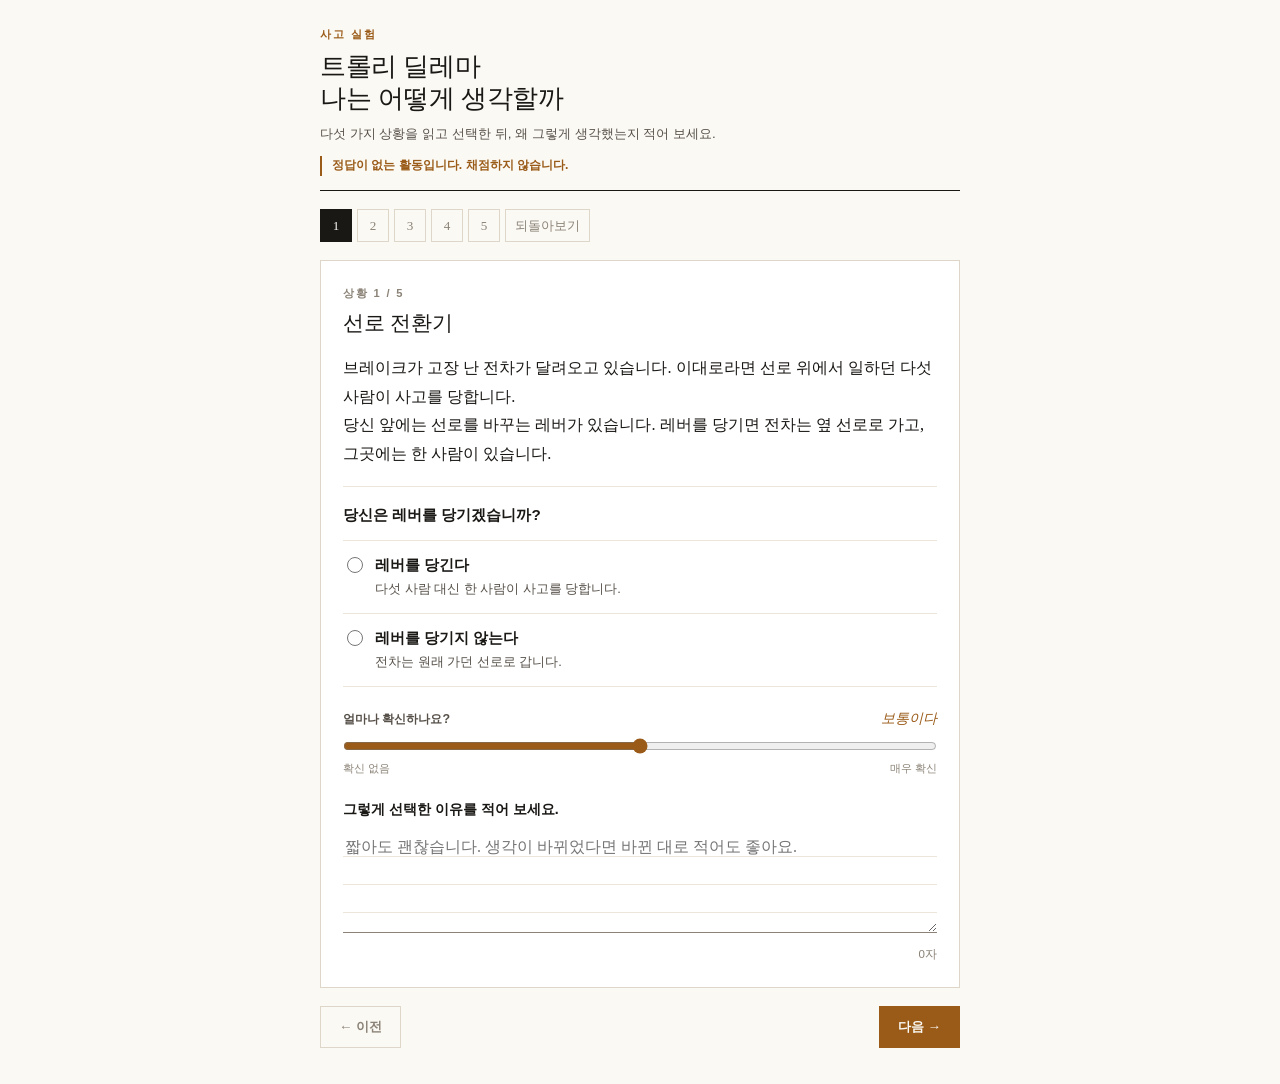
<file: sample/trolley-dilemma/index.html>
<!DOCTYPE html>
<html lang="ko">
<head>
<meta charset="utf-8" />
<meta name="viewport" content="width=device-width, initial-scale=1" />
<title>트롤리 딜레마 — 나는 어떻게 생각할까</title>
<script>
  /* CUTE가 화면 준비 전에 복원 상태를 보낼 수 있다. 여기서 받아 두었다가 아래에서 처리한다. */
  window.__cuteQueue = [];
  window.addEventListener("message", function (event) { if (!window.__cuteReady) window.__cuteQueue.push(event); });
</script>
<style>
  /* 교사가 따로 만들어 가져온 앱이다. CUTE 화면과 같아 보일 이유가 없고,
     옆 칸의 데이터 탐색 앱과도 달라야 한다. 여기는 '읽고 쓰는 노트' 쪽으로 잡았다. */
  :root {
    --ink: #1a1815; --ink-2: #57514a; --ink-3: #8b8377;
    --paper: #fbf9f4; --sheet: #ffffff;
    --rule: #ddd6c9; --rule-2: #ece6da;
    --mark: #9a5b18; --mark-soft: #f5ecdf;
    --serif: Georgia, "Times New Roman", "Nanum Myeongjo", "Apple SD Gothic Neo", serif;
    --sans: -apple-system, BlinkMacSystemFont, "Segoe UI", "Apple SD Gothic Neo", "Malgun Gothic", sans-serif;
  }
  * { box-sizing: border-box; margin: 0; padding: 0; }
  body { background: var(--paper); color: var(--ink); font-family: var(--sans); font-size: 14px; line-height: 1.6; }
  .wrap { max-width: 680px; margin: 0 auto; padding: 26px 20px 36px; }
  header { border-bottom: 1px solid var(--ink); padding-bottom: 14px; }
  .kicker { color: var(--mark); font-family: var(--sans); font-size: .69rem; font-weight: 700; letter-spacing: .18em; text-transform: uppercase; }
  header h1 { margin-top: 7px; font-family: var(--serif); font-size: 1.6rem; font-weight: 400; line-height: 1.25; letter-spacing: -.01em; }
  header p { margin-top: 8px; color: var(--ink-2); font-size: .84rem; }
  .no-answer { display: block; margin-top: 12px; border-left: 2px solid var(--mark); padding-left: 10px; color: var(--mark); font-size: .76rem; font-weight: 600; }
  .steps { display: flex; flex-wrap: wrap; gap: 5px; margin: 18px 0; }
  .steps button { min-width: 32px; border: 1px solid var(--rule); background: transparent; padding: 5px 9px; color: var(--ink-3); cursor: pointer; font: inherit; font-family: var(--serif); font-size: .82rem; }
  .steps button:hover { border-color: var(--ink-3); color: var(--ink); }
  .steps button[aria-current="true"] { border-color: var(--ink); background: var(--ink); color: var(--paper); }
  .steps button.done { color: var(--mark); border-color: var(--mark); }
  .steps button.done[aria-current="true"] { background: var(--mark); border-color: var(--mark); color: var(--paper); }
  .sheet { border: 1px solid var(--rule); background: var(--sheet); padding: 24px 22px; }
  .scene-no { color: var(--ink-3); font-size: .7rem; font-weight: 700; letter-spacing: .16em; text-transform: uppercase; }
  .scene h2 { margin-top: 4px; font-family: var(--serif); font-size: 1.32rem; font-weight: 400; }
  .scene .story { margin-top: 14px; font-family: var(--serif); font-size: 1.02rem; line-height: 1.75; white-space: pre-line; }
  .scene .ask { border-top: 1px solid var(--rule-2); margin-top: 18px; padding-top: 16px; font-size: .95rem; font-weight: 700; }
  .choices { display: grid; margin-top: 12px; gap: 0; }
  .choice { display: grid; align-items: start; border-bottom: 1px solid var(--rule-2); gap: 12px; padding: 13px 4px; cursor: pointer; grid-template-columns: 16px minmax(0, 1fr); }
  .choice:first-child { border-top: 1px solid var(--rule-2); }
  .choice:hover { background: #fcfaf6; }
  .choice input { width: 16px; height: 16px; margin-top: 3px; accent-color: var(--mark); }
  .choice.is-picked { background: var(--mark-soft); box-shadow: inset 3px 0 0 var(--mark); }
  .choice b { font-size: .92rem; font-weight: 700; }
  .choice small { display: block; margin-top: 2px; color: var(--ink-2); font-size: .8rem; }
  .sure { margin-top: 20px; }
  .sure-head { display: flex; align-items: baseline; justify-content: space-between; gap: 8px; }
  .sure-head span:first-child { color: var(--ink-2); font-size: .78rem; font-weight: 700; }
  .sure-head span:last-child { color: var(--mark); font-family: var(--serif); font-size: .88rem; font-style: italic; }
  input[type="range"] { width: 100%; margin-top: 8px; accent-color: var(--mark); }
  .sure-scale { display: flex; justify-content: space-between; color: var(--ink-3); font-size: .7rem; }
  label.block { display: block; margin-top: 20px; margin-bottom: 8px; font-size: .88rem; font-weight: 700; }
  textarea { width: 100%; min-height: 104px; border: 0; border-bottom: 1px solid var(--ink-3); background: repeating-linear-gradient(transparent, transparent 27px, var(--rule-2) 27px, var(--rule-2) 28px); padding: 4px 2px; color: var(--ink); font: inherit; font-family: var(--serif); font-size: 1rem; line-height: 28px; resize: vertical; }
  textarea:focus-visible { border-bottom-color: var(--mark); outline: none; }
  .count { margin-top: 6px; color: var(--ink-3); font-size: .72rem; text-align: right; }
  .nav { display: flex; justify-content: space-between; gap: 8px; margin-top: 18px; }
  .nav button { border: 1px solid var(--ink); background: transparent; padding: 9px 18px; color: var(--ink); cursor: pointer; font: inherit; font-size: .84rem; font-weight: 600; }
  .nav button:hover:not(:disabled) { background: var(--ink); color: var(--paper); }
  .nav button.primary { border-color: var(--mark); background: var(--mark); color: var(--paper); }
  .nav button.primary:hover { background: #7f4a12; }
  .nav button:disabled { border-color: var(--rule); color: var(--ink-3); cursor: default; }
  table { width: 100%; margin-top: 16px; border-collapse: collapse; font-size: .85rem; }
  th, td { border-bottom: 1px solid var(--rule-2); padding: 9px 4px; text-align: left; vertical-align: top; }
  th { border-bottom-color: var(--ink); color: var(--ink-2); font-size: .7rem; font-weight: 700; letter-spacing: .1em; text-transform: uppercase; }
  td:first-child { font-family: var(--serif); }
  td.none { color: var(--ink-3); font-style: italic; }
  .hint { border-left: 2px solid var(--mark); margin-top: 20px; padding: 2px 0 2px 14px; font-family: var(--serif); font-size: .95rem; line-height: 1.7; }
  @media (max-width: 480px) { .wrap { padding: 18px 14px 28px; } .sheet { padding: 18px 15px; } header h1 { font-size: 1.35rem; } .scene .story { font-size: .96rem; } }
</style>
</head>
<body>
<div class="wrap">
  <header>
    <div class="kicker">사고 실험</div>
    <h1>트롤리 딜레마<br />나는 어떻게 생각할까</h1>
    <p>다섯 가지 상황을 읽고 선택한 뒤, 왜 그렇게 생각했는지 적어 보세요.</p>
    <span class="no-answer">정답이 없는 활동입니다. 채점하지 않습니다.</span>
  </header>

  <nav class="steps" id="steps" aria-label="상황 이동"></nav>

  <section class="sheet" id="scene"></section>

  <div class="nav">
    <button type="button" id="prev">← 이전</button>
    <button type="button" id="next" class="primary">다음 →</button>
  </div>
</div>

<script>
(function () {
  "use strict";

  /* ── 상황 ──────────────────────────────────────────────────
     한쪽으로 몰지 않도록 두 선택지를 같은 무게로 적는다. */
  var SCENES = [
    {
      id: "lever", title: "선로 전환기",
      story: "브레이크가 고장 난 전차가 달려오고 있습니다. 이대로라면 선로 위에서 일하던 다섯 사람이 사고를 당합니다.\n당신 앞에는 선로를 바꾸는 레버가 있습니다. 레버를 당기면 전차는 옆 선로로 가고, 그곳에는 한 사람이 있습니다.",
      ask: "당신은 레버를 당기겠습니까?",
      options: [
        { value: "당긴다", label: "레버를 당긴다", hint: "다섯 사람 대신 한 사람이 사고를 당합니다." },
        { value: "당기지 않는다", label: "레버를 당기지 않는다", hint: "전차는 원래 가던 선로로 갑니다." }
      ],
      reason: "그렇게 선택한 이유를 적어 보세요."
    },
    {
      id: "bridge", title: "육교 위에서",
      story: "같은 전차가 다섯 사람을 향해 달려옵니다. 이번에 당신은 선로 위 육교에 서 있고, 레버는 없습니다.\n옆에는 몸집이 아주 큰 사람이 있습니다. 그 사람을 선로로 밀면 전차가 멈춰 다섯 사람은 살고, 그 사람은 사고를 당합니다.",
      ask: "당신은 그 사람을 밀겠습니까?",
      options: [
        { value: "민다", label: "민다", hint: "한 사람이 사고를 당하고 다섯 사람이 삽니다." },
        { value: "밀지 않는다", label: "밀지 않는다", hint: "전차는 그대로 달려갑니다." }
      ],
      reason: "1번과 같은 숫자인데, 선택이 같았나요 달랐나요? 그 까닭을 적어 보세요."
    },
    {
      id: "car", title: "자율주행차",
      story: "자율주행차가 달리는 중 브레이크가 고장 났습니다. 차에는 당신 한 사람이 타고 있습니다.\n그대로 직진하면 횡단보도를 건너던 다섯 사람이 사고를 당합니다. 핸들을 꺾으면 차는 벽에 부딪혀 탑승자인 당신이 크게 다칩니다.",
      ask: "이 차는 어떻게 움직이도록 만들어져야 할까요?",
      options: [
        { value: "탑승자를 보호", label: "탑승자를 보호하도록 만든다", hint: "차는 그대로 직진합니다." },
        { value: "더 많은 사람을 보호", label: "더 많은 사람을 보호하도록 만든다", hint: "차는 핸들을 꺾습니다." },
        { value: "미리 정하지 않는다", label: "미리 정해 두지 않는다", hint: "그 순간의 상황에 맡깁니다." }
      ],
      reason: "만약 그 차를 당신이 산다면, 같은 답을 하겠습니까? 그 이유도 함께 적어 보세요."
    },
    {
      id: "hospital", title: "응급실",
      story: "한 병원에 장기 이식을 기다리는 환자 다섯 명이 있습니다. 이식을 받지 못하면 모두 위험합니다.\n마침 건강한 사람 한 명이 검진을 받으러 왔고, 그 사람의 장기는 다섯 명 모두와 맞습니다.",
      ask: "의사는 그 한 사람을 희생시켜 다섯 명을 살려야 할까요?",
      options: [
        { value: "희생시킨다", label: "그렇게 해야 한다", hint: "한 사람 대신 다섯 명이 삽니다." },
        { value: "희생시키지 않는다", label: "그래서는 안 된다", hint: "다섯 명은 계속 기다리게 됩니다." }
      ],
      reason: "숫자는 1번·2번과 같습니다. 그런데도 느낌이 달랐다면, 무엇이 달랐는지 적어 보세요."
    },
    {
      id: "who", title: "누가 정할까",
      story: "자율주행차가 사고를 피할 수 없을 때 어떻게 움직일지는 누군가 미리 정해 두어야 합니다.",
      ask: "그 규칙은 누가 정해야 할까요?",
      options: [
        { value: "만든 회사", label: "차를 만든 회사", hint: "기술을 가장 잘 아는 쪽입니다." },
        { value: "정부·국회", label: "정부나 국회", hint: "사회가 함께 정한 규칙이 됩니다." },
        { value: "차 주인", label: "차를 산 사람", hint: "결과를 직접 떠안는 쪽입니다." },
        { value: "시민이 함께", label: "시민이 함께 논의해서", hint: "모두에게 영향을 주는 일이기 때문입니다." }
      ],
      reason: "그렇게 생각한 이유와, 그 방식의 약점은 무엇일지 적어 보세요."
    }
  ];
  var REFLECT_ID = "reflect";
  var REFLECT_PROMPT = "숫자 말고 무엇이 내 선택을 갈랐을까요? 다섯 상황을 통틀어 적어 보세요.";

  /* ── 활동 기록 ─────────────────────────────────────────────
     CUTE 규격: 앱이 로그를 직접 들고 있다가 저장할 때마다 통째로 보낸다. */
  var MAX_EVENTS = 200;
  var events = [];
  function note(action, detail, coalesce) {
    var last = events[events.length - 1];
    if (coalesce && last && last.action === action && last.detail && detail &&
        last.detail.split(" — ")[0] === detail.split(" — ")[0]) {
      last.detail = detail; last.at = new Date().toISOString(); return;
    }
    events.push({ at: new Date().toISOString(), action: action, detail: detail });
    if (events.length > MAX_EVENTS) events = events.slice(-MAX_EVENTS);
  }

  /* ── 상태 ──────────────────────────────────────────────────── */
  var answers = {};   // { sceneId: { choice, sure, reason } }
  var reflection = "";
  var step = 0;       // 0..SCENES.length (마지막은 되돌아보기)
  var seen = {};

  function answerOf(id) {
    if (!answers[id]) answers[id] = { choice: "", sure: 3, reason: "" };
    return answers[id];
  }
  function sceneTitle(index) { return (index + 1) + ". " + SCENES[index].title; }
  function answeredCount() {
    return SCENES.filter(function (scene) { return answers[scene.id] && answers[scene.id].choice; }).length;
  }
  var SURE_WORDS = ["전혀 확신이 없다", "확신이 별로 없다", "보통이다", "어느 정도 확신한다", "매우 확신한다"];

  /* ── 그리기 ────────────────────────────────────────────────── */
  var stepsEl = document.getElementById("steps");
  var sceneEl = document.getElementById("scene");
  var prevBtn = document.getElementById("prev");
  var nextBtn = document.getElementById("next");

  function renderSteps() {
    stepsEl.innerHTML = "";
    SCENES.forEach(function (scene, index) {
      var button = document.createElement("button");
      button.type = "button";
      button.textContent = String(index + 1);
      button.title = scene.title;
      if (index === step) button.setAttribute("aria-current", "true");
      if (answers[scene.id] && answers[scene.id].choice) button.className = "done";
      button.addEventListener("click", function () { go(index); });
      stepsEl.appendChild(button);
    });
    var last = document.createElement("button");
    last.type = "button";
    last.textContent = "되돌아보기";
    if (step === SCENES.length) last.setAttribute("aria-current", "true");
    if (reflection.trim()) last.className = "done";
    last.addEventListener("click", function () { go(SCENES.length); });
    stepsEl.appendChild(last);
  }

  function renderScene() {
    sceneEl.innerHTML = "";
    if (step === SCENES.length) { renderReflection(); return; }
    var scene = SCENES[step];
    var answer = answerOf(scene.id);

    var box = document.createElement("div");
    box.className = "scene";
    box.innerHTML = '<div class="scene-no">상황 ' + (step + 1) + " / " + SCENES.length + '</div>' +
      "<h2></h2><div class='story'></div><div class='ask'></div>";
    box.querySelector("h2").textContent = scene.title;
    box.querySelector(".story").textContent = scene.story;
    box.querySelector(".ask").textContent = scene.ask;

    var choices = document.createElement("div");
    choices.className = "choices";
    scene.options.forEach(function (option) {
      var label = document.createElement("label");
      label.className = "choice" + (answer.choice === option.value ? " is-picked" : "");
      var radio = document.createElement("input");
      radio.type = "radio"; radio.name = "choice-" + scene.id; radio.value = option.value;
      radio.checked = answer.choice === option.value;
      radio.addEventListener("change", function () {
        var changed = answer.choice && answer.choice !== option.value;
        answer.choice = option.value;
        note(changed ? "선택 바꿈" : "선택함", sceneTitle(step) + " — " + option.label);
        renderSteps(); renderScene();
      });
      var text = document.createElement("span");
      var strong = document.createElement("b"); strong.textContent = option.label;
      var small = document.createElement("small"); small.textContent = option.hint;
      text.appendChild(strong); text.appendChild(small);
      label.appendChild(radio); label.appendChild(text);
      choices.appendChild(label);
    });
    box.appendChild(choices);

    var sure = document.createElement("div");
    sure.className = "sure";
    sure.innerHTML = '<div class="sure-head"><span>얼마나 확신하나요?</span><span id="sure-word"></span></div>';
    var range = document.createElement("input");
    range.type = "range"; range.min = "1"; range.max = "5"; range.step = "1"; range.value = String(answer.sure);
    range.setAttribute("aria-label", "확신 정도");
    var word = sure.querySelector("#sure-word");
    word.textContent = SURE_WORDS[answer.sure - 1];
    range.addEventListener("input", function () {
      answer.sure = Number(range.value);
      word.textContent = SURE_WORDS[answer.sure - 1];
    });
    range.addEventListener("change", function () {
      note("확신 정도 정함", sceneTitle(step) + " — " + SURE_WORDS[answer.sure - 1], true);
    });
    sure.appendChild(range);
    var scale = document.createElement("div");
    scale.className = "sure-scale";
    scale.innerHTML = "<span>확신 없음</span><span>매우 확신</span>";
    sure.appendChild(scale);
    box.appendChild(sure);

    var label = document.createElement("label");
    label.className = "block"; label.setAttribute("for", "reason-input");
    label.textContent = scene.reason;
    box.appendChild(label);
    var area = document.createElement("textarea");
    area.id = "reason-input";
    area.placeholder = "짧아도 괜찮습니다. 생각이 바뀌었다면 바뀐 대로 적어도 좋아요.";
    area.value = answer.reason;
    var counter = document.createElement("div");
    counter.className = "count"; counter.textContent = answer.reason.length + "자";
    var timer = null;
    area.addEventListener("input", function () {
      answer.reason = area.value;
      counter.textContent = answer.reason.length + "자";
      // 글자마다 남기면 로그가 아니라 소음이 된다. 멈췄을 때 한 줄로 남긴다.
      window.clearTimeout(timer);
      timer = window.setTimeout(function () {
        if (answer.reason.trim()) note("이유 씀", sceneTitle(step) + " — " + answer.reason.trim().slice(0, 100), true);
      }, 1200);
    });
    box.appendChild(area); box.appendChild(counter);
    sceneEl.appendChild(box);

    if (!seen[scene.id]) { seen[scene.id] = true; note("상황 열람", sceneTitle(step)); }
    prevBtn.disabled = step === 0;
    nextBtn.textContent = "다음 →";
  }

  function renderReflection() {
    var box = document.createElement("div");
    box.className = "scene";
    box.innerHTML = '<div class="scene-no">마무리</div><h2>내 선택 되돌아보기</h2>';

    var table = document.createElement("table");
    table.innerHTML = "<thead><tr><th>상황</th><th>내 선택</th><th>확신</th></tr></thead>";
    var tbody = document.createElement("tbody");
    SCENES.forEach(function (scene, index) {
      var answer = answers[scene.id];
      var tr = document.createElement("tr");
      var name = document.createElement("td"); name.textContent = sceneTitle(index);
      var pick = document.createElement("td");
      if (answer && answer.choice) { pick.textContent = answer.choice; } else { pick.textContent = "아직 고르지 않음"; pick.className = "none"; }
      var sure = document.createElement("td");
      sure.textContent = answer && answer.choice ? SURE_WORDS[answer.sure - 1] : "—";
      if (!(answer && answer.choice)) sure.className = "none";
      tr.appendChild(name); tr.appendChild(pick); tr.appendChild(sure);
      tbody.appendChild(tr);
    });
    table.appendChild(tbody);
    box.appendChild(table);

    var hint = document.createElement("p");
    hint.className = "hint";
    hint.textContent = "1번·2번·4번은 '한 사람 대신 다섯 사람'이라는 숫자가 똑같습니다. 그런데도 선택이 갈렸다면, 당신은 숫자 말고 다른 것을 함께 보고 있었던 것입니다.";
    box.appendChild(hint);

    var label = document.createElement("label");
    label.className = "block"; label.setAttribute("for", "reflect-input");
    label.textContent = REFLECT_PROMPT;
    box.appendChild(label);
    var area = document.createElement("textarea");
    area.id = "reflect-input";
    area.style.minHeight = "120px";
    area.placeholder = "예: 직접 손을 대야 하는지, 그 사람이 원래 그 자리에 있었는지, 내가 그 자리에 있다면 어떨지…";
    area.value = reflection;
    var counter = document.createElement("div");
    counter.className = "count"; counter.textContent = reflection.length + "자";
    var timer = null;
    area.addEventListener("input", function () {
      reflection = area.value;
      counter.textContent = reflection.length + "자";
      window.clearTimeout(timer);
      timer = window.setTimeout(function () {
        if (reflection.trim()) note("되돌아보기 씀", reflection.trim().slice(0, 120), true);
      }, 1200);
    });
    box.appendChild(area); box.appendChild(counter);
    sceneEl.appendChild(box);

    if (!seen[REFLECT_ID]) { seen[REFLECT_ID] = true; note("되돌아보기 열람", "답한 상황 " + answeredCount() + "개"); }
    prevBtn.disabled = false;
    nextBtn.textContent = "처음으로";
  }

  function go(next) {
    step = Math.max(0, Math.min(SCENES.length, next));
    renderSteps(); renderScene();
    sceneEl.scrollIntoView({ block: "nearest" });
  }
  prevBtn.addEventListener("click", function () { go(step - 1); });
  nextBtn.addEventListener("click", function () { go(step >= SCENES.length ? 0 : step + 1); });

  /* ── CUTE 연동 ─────────────────────────────────────────────── */
  var CUTE_ORIGINS = ["https://cute.sanskit.com"];
  var DEV_ORIGIN = /^https?:\/\/(localhost|127\.0\.0\.1)(:\d+)?$/;
  function allowedOrigin(origin) { return CUTE_ORIGINS.indexOf(origin) !== -1 || DEV_ORIGIN.test(origin); }

  function getCurrentState() {
    // 학생이 쓴 글 전문과 활동 로그는 여기에 둔다. 그래야 새로고침해도 이어진다.
    return { schemaVersion: 1, step: step, answers: answers, reflection: reflection, seen: seen, events: events };
  }
  function getActivity() {
    var results = [];
    SCENES.forEach(function (scene, index) {
      var answer = answers[scene.id];
      if (!answer || !answer.choice) return;
      // 정답이 없는 활동이다. correct는 어디에도 넣지 않는다.
      // CUTE는 이 앱 안에 어떤 상황이 있는지 모른다. 물음을 함께 보내야 답이 읽힌다.
      results.push({ label: sceneTitle(index) + " — 선택", prompt: scene.story + "\n" + scene.ask, value: answer.choice + " (" + SURE_WORDS[answer.sure - 1] + ")" });
      if (answer.reason.trim()) results.push({ label: sceneTitle(index) + " — 이유", prompt: scene.reason, value: answer.reason.trim().slice(0, 500) });
    });
    results.push({ label: "답한 상황 수", value: answeredCount() + " / " + SCENES.length });
    if (reflection.trim()) results.push({ label: "되돌아보기", prompt: REFLECT_PROMPT, value: reflection.trim().slice(0, 500) });
    return { schemaVersion: 1, events: events, results: results };
  }
  function restore(saved) {
    if (!saved || typeof saved !== "object") return;
    if (saved.answers && typeof saved.answers === "object") {
      SCENES.forEach(function (scene) {
        var item = saved.answers[scene.id];
        if (!item || typeof item !== "object") return;
        var valid = scene.options.some(function (option) { return option.value === item.choice; });
        answers[scene.id] = {
          choice: valid ? item.choice : "",
          sure: [1, 2, 3, 4, 5].indexOf(item.sure) !== -1 ? item.sure : 3,
          reason: typeof item.reason === "string" ? item.reason : ""
        };
      });
    }
    reflection = typeof saved.reflection === "string" ? saved.reflection : "";
    if (saved.seen && typeof saved.seen === "object") seen = saved.seen;
    if (Array.isArray(saved.events)) {
      events = saved.events.filter(function (e) { return e && typeof e.action === "string"; }).slice(-MAX_EVENTS);
    }
    step = typeof saved.step === "number" && saved.step >= 0 && saved.step <= SCENES.length ? saved.step : 0;
    renderSteps(); renderScene();
    note("이어서 열기", "답한 상황 " + answeredCount() + "개");
  }

  var answered = {};
  function handle(event) {
    if (event.source !== window.parent) return;
    if (!allowedOrigin(event.origin)) return;
    var msg = event.data;
    if (!msg || typeof msg !== "object") return;
    if (msg.cute === "state-request") {
      if (typeof msg.requestId !== "string" || answered[msg.requestId]) return;
      answered[msg.requestId] = true;
      var payload = { cute: "state-result", requestId: msg.requestId, state: {} };
      try { payload.state = getCurrentState(); } catch (error) { payload.state = {}; }
      // 활동 기록을 만들다 실패해도 저장 자체는 멈추면 안 된다.
      try { var activity = getActivity(); if (activity) payload.activity = activity; } catch (error) {}
      event.source.postMessage(payload, event.origin);
      return;
    }
    if (msg.cute === "state-restore") { try { restore(msg.state); } catch (error) {} }
  }

  renderSteps(); renderScene();
  window.addEventListener("message", handle);
  window.__cuteReady = true;
  (window.__cuteQueue || []).forEach(handle);
  window.__cuteQueue = [];
})();
</script>
</body>
</html>
</file>
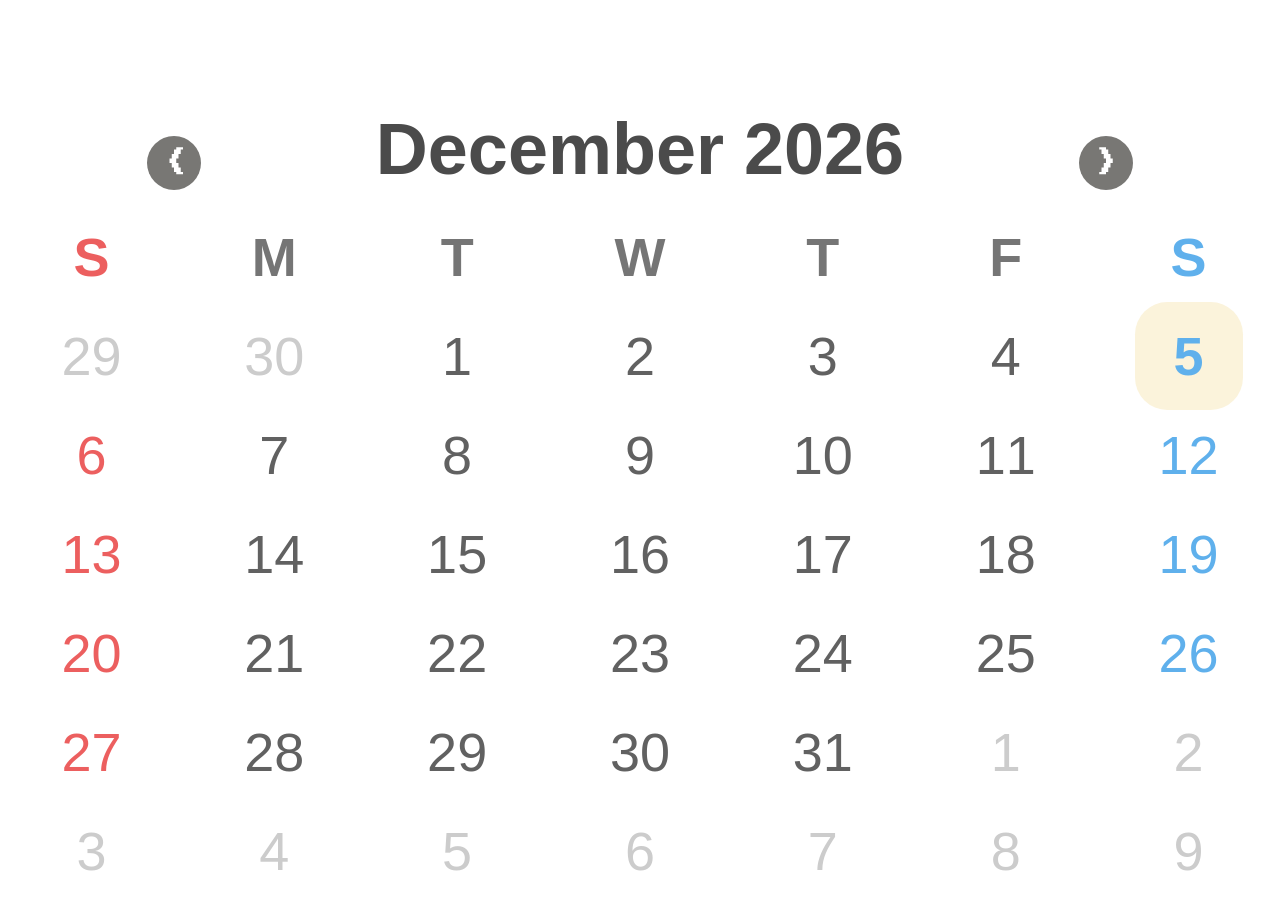
<file: notion/calendar1-auto.html>
<!DOCTYPE html>
<html lang="ko">
<head>
  <meta charset="UTF-8">
  <title>Calendar</title>
  <style>
    * {
      box-sizing: border-box;
      font-family: sans-serif;
    }
  
    html, body {
      margin: 0;
      padding: 0;
      height: 100vh;
      width: 100vw;
      background-color: transparent;
      color: #000;
    }
  
    .calendar-container {
      display: flex;
      flex-direction: column;
      height: 100vh;
      width: 100%;
    }
  
    .calendar-header {
      display: grid;
      grid-template-columns: 1fr minmax(15ch, auto) 1fr;
      align-items: center;
      font-size: 8vmin;
      color: #4b4b4b;
      padding: 2vmin 1vmin;
      margin-top: 10vmin;
    }
  
    .calendar-header .nav {
      font-size: 4vmin;
      color: #ffffff;
      background-color: #787774;
      width: 6vmin;
      height: 6vmin;
      border-radius: 50%;
      display: flex;
      justify-content: center;
      justify-self: center;
      align-items: center;
      cursor: pointer;
      user-select: none;
      transition: background-color 0.2s;
      margin-top: 3vmin;
      padding-bottom: 0.5vmin;
    }
  
    .calendar-header .nav:hover {
      background-color: #32302C;
    }
  
    .calendar-header #monthYear {
      justify-self: center;
      font-weight: bold;
    }
  
    .calendar-body {
      flex: 1;
      display: flex;
      flex-direction: column;
    }
  
    .day-names {
      display: grid;
      grid-template-columns: repeat(7, 1fr);
      text-align: center;
      font-size: 6vmin;
      color: #757575;
      padding: 2vmin 0;
      font-weight: bold;
    }
  
    .day-names div:nth-child(1) { color: #ec5f5f; }
    .day-names div:nth-child(7) { color: #5FB0EC; }
  
    .dates {
      flex: 1;
      display: grid;
      grid-template-columns: repeat(7, 1fr);
      grid-template-rows: repeat(6, 1fr);
      text-align: center;
    } 
  
    .dates div {
      font-size: 6vmin;
      display: flex;
      justify-content: center;
      align-items: center;
    }
  
    .prev-month,
    .next-month {
      color: #ccc !important;
    }
  
    .current-month {
      color: #616161;
    }
  
    .today {
      position: relative;
      color: #494949;
      font-weight: bold;
    }
  
    .today::before {
      content: "";
      position: absolute;
      width: 12vmin;
      height: 12vmin;
      background-color: #FBF3DB;
      border-radius: 30%;
      z-index: -1;
    }
  
    /* 주말 강조 */
    .dates .current-month:nth-of-type(7n+1) { color: #ec5f5f; }
    .dates .current-month:nth-of-type(7n)   { color: #5FB0EC; }
  
    /* 🌙 다크 모드 대응 */
    @media (prefers-color-scheme: dark) {

      html, body{
        background-color: #191919;
        color: #f0f0f0;
      }
  
      .calendar-header {
        color: #ddd;
      }
  
      .calendar-header .nav {
        background-color: #444;
        color: #fff;
      }
  
      .calendar-header .nav:hover {
        background-color: #666;
      }
  
      .day-names {
        color: #bbb;
      }
  
      .day-names div:nth-child(1) { color: #ff9999; }
      .day-names div:nth-child(7) { color: #99cfff; }
  
      .prev-month,
      .next-month {
        color: #555 !important;
      }
  
      .current-month {
        color: #d0d0d0;
      }
  
      .today {
        color: #ffffff;
        font-weight: bold;
        position: relative;
        z-index: 1;
      }
  
      .today::before {
        content: "";
        position: absolute;
        width: 12vmin;
        height: 12vmin;
        background-color: #313618;
        z-index: -1;
      }
    }
  </style>
  
</head>
<body>

<div class="calendar-container">
  <div class="calendar-header">
    <span class="nav" onclick="changeMonth(-1)">&#10094;</span>
    <span id="monthYear"></span>
    <span class="nav" onclick="changeMonth(1)">&#10095;</span>
  </div>
  <div class="calendar-body">
    <div class="day-names">
      <div>S</div><div>M</div><div>T</div><div>W</div><div>T</div><div>F</div><div>S</div>
    </div>
    <div class="dates" id="calendarDates"></div>
  </div>
</div>

<script>
  const monthYear = document.getElementById("monthYear");
  const calendarDates = document.getElementById("calendarDates");

  let today = new Date();
  let currentMonth = today.getMonth();
  let currentYear = today.getFullYear();

  function renderCalendar(month, year) {
    const firstDay = new Date(year, month).getDay();
    const lastDate = new Date(year, month + 1, 0).getDate();
    const prevLastDate = new Date(year, month, 0).getDate();

    let html = "";

    for (let i = firstDay; i > 0; i--) {
      html += `<div class="prev-month">${prevLastDate - i + 1}</div>`;
    }

    for (let i = 1; i <= lastDate; i++) {
      const isToday =
        i === today.getDate() &&
        month === today.getMonth() &&
        year === today.getFullYear();
      const classList = isToday ? "today current-month" : "current-month";
      html += `<div class="${classList}">${i}</div>`;
    }

    const totalCells = firstDay + lastDate;
    const nextDays = 42 - totalCells;
    for (let i = 1; i <= nextDays; i++) {
      html += `<div class="next-month">${i}</div>`;
    }

    calendarDates.innerHTML = html;
    const monthNames = ["January", "February", "March", "April", "May", "June",
                        "July", "August", "September", "October", "November", "December"];
    monthYear.innerText = `${monthNames[month]} ${year}`;
  }

  function changeMonth(delta) {
    currentMonth += delta;
    if (currentMonth > 11) {
      currentMonth = 0;
      currentYear++;
    } else if (currentMonth < 0) {
      currentMonth = 11;
      currentYear--;
    }
    renderCalendar(currentMonth, currentYear);
  }

  renderCalendar(currentMonth, currentYear);
</script>

</body>
</html>
</file>
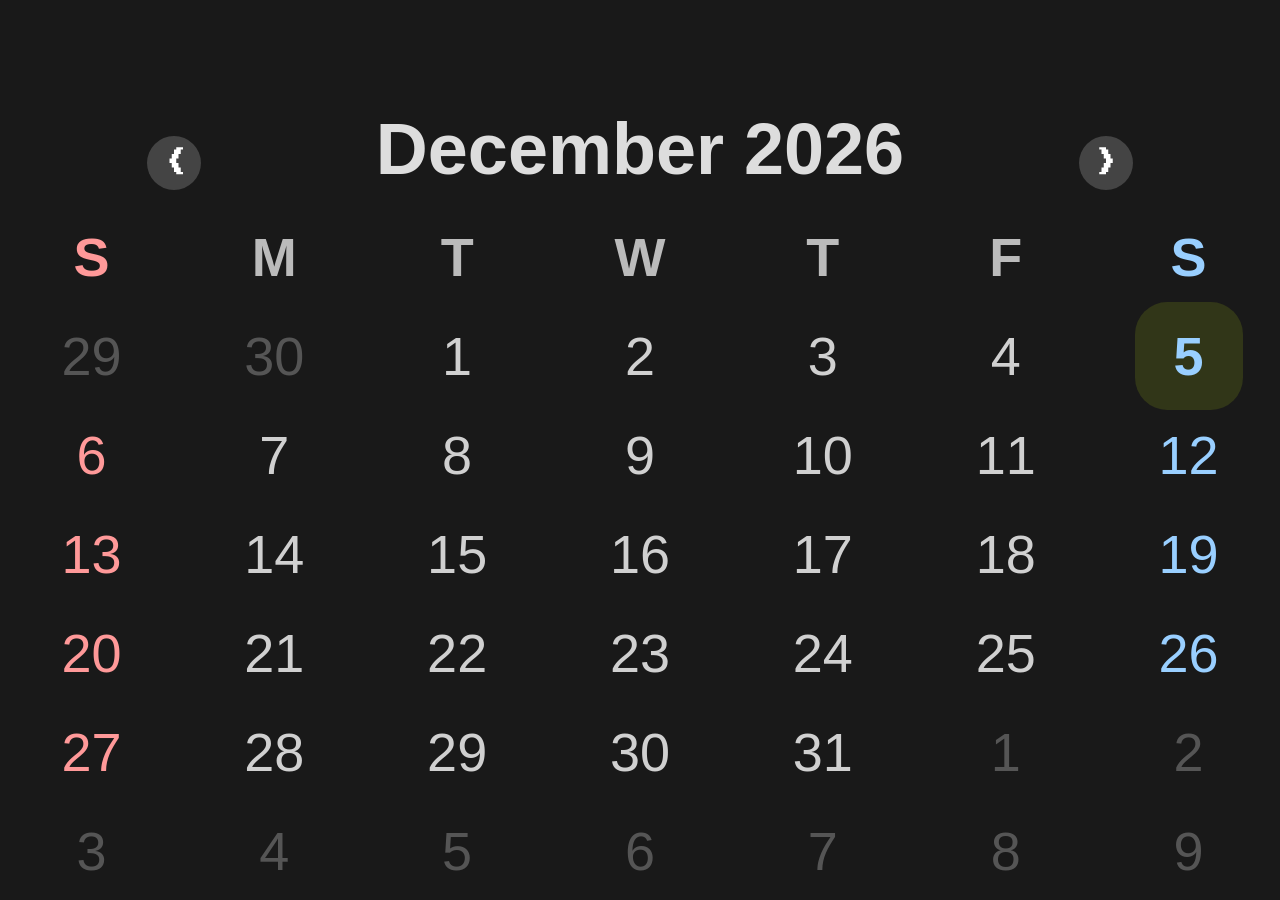
<file: notion/calendar1-dark.html>
<!DOCTYPE html>
<html lang="ko">
<head>
  <meta charset="UTF-8">
  <title>Calendar</title>
  <style>
    * {
      box-sizing: border-box;
      font-family: sans-serif;
    }

    html, body {
      margin: 0;
      padding: 0;
      height: 100vh;
      width: 100vw;
      background-color: #191919;
      color: #f0f0f0;
    }

    .calendar-container {
      display: flex;
      flex-direction: column;
      height: 100vh;
      width: 100%;
    }

    .calendar-header {
      display: grid;
      grid-template-columns: 1fr minmax(15ch, auto) 1fr;
      align-items: center;
      font-size: 8vmin;
      color: #ddd;
      padding: 2vmin 1vmin;
      margin-top: 10vmin;
    }

    .calendar-header .nav {
      font-size: 4vmin;
      color: #ffffff;
      background-color: #444;
      width: 6vmin;
      height: 6vmin;
      border-radius: 50%;
      display: flex;
      justify-content: center;
      justify-self: center;
      align-items: center;
      cursor: pointer;
      user-select: none;
      transition: background-color 0.2s;
      margin-top: 3vmin;
      padding-bottom: 0.5vmin;
    }

    .calendar-header .nav:hover {
      background-color: #666;
    }

    .calendar-header #monthYear {
      justify-self: center;
      font-weight: bold;
    }

    .calendar-body {
      flex: 1;
      display: flex;
      flex-direction: column;
    }

    .day-names {
      display: grid;
      grid-template-columns: repeat(7, 1fr);
      text-align: center;
      font-size: 6vmin;
      color: #bbb;
      padding: 2vmin 0;
      font-weight: bold;
    }

    .day-names div:nth-child(1) { color: #ff9999; }
    .day-names div:nth-child(7) { color: #99cfff; }

    .dates {
      flex: 1;
      display: grid;
      grid-template-columns: repeat(7, 1fr);
      grid-template-rows: repeat(6, 1fr);
      text-align: center;
    }

    .dates div {
      font-size: 6vmin;
      display: flex;
      justify-content: center;
      align-items: center;
    }

    .prev-month,
    .next-month {
      color: #555 !important;
    }

    .current-month {
      color: #d0d0d0;
    }

    .today {
      position: relative;
      z-index: 1;
      color: #ffffff;
      font-weight: bold;
    }

    .today::before {
      content: "";
      position: absolute;
      width: 12vmin;
      height: 12vmin;
      background-color: #313618;
      border-radius: 30%;
      z-index: -1;
    }

    /* 주말 강조 */
    .dates .current-month:nth-of-type(7n+1) { color: #ff9999; }
    .dates .current-month:nth-of-type(7n)   { color: #99cfff; }
  </style>
</head>
<body>

<div class="calendar-container">
  <div class="calendar-header">
    <span class="nav" onclick="changeMonth(-1)">&#10094;</span>
    <span id="monthYear"></span>
    <span class="nav" onclick="changeMonth(1)">&#10095;</span>
  </div>
  <div class="calendar-body">
    <div class="day-names">
      <div>S</div><div>M</div><div>T</div><div>W</div><div>T</div><div>F</div><div>S</div>
    </div>
    <div class="dates" id="calendarDates"></div>
  </div>
</div>

<script>
  const monthYear = document.getElementById("monthYear");
  const calendarDates = document.getElementById("calendarDates");

  let today = new Date();
  let currentMonth = today.getMonth();
  let currentYear = today.getFullYear();

  function renderCalendar(month, year) {
    const firstDay = new Date(year, month).getDay();
    const lastDate = new Date(year, month + 1, 0).getDate();
    const prevLastDate = new Date(year, month, 0).getDate();

    let html = "";

    for (let i = firstDay; i > 0; i--) {
      html += `<div class="prev-month">${prevLastDate - i + 1}</div>`;
    }

    for (let i = 1; i <= lastDate; i++) {
      const isToday =
        i === today.getDate() &&
        month === today.getMonth() &&
        year === today.getFullYear();
      const classList = isToday ? "today current-month" : "current-month";
      html += `<div class="${classList}">${i}</div>`;
    }

    const totalCells = firstDay + lastDate;
    const nextDays = 42 - totalCells;
    for (let i = 1; i <= nextDays; i++) {
      html += `<div class="next-month">${i}</div>`;
    }

    calendarDates.innerHTML = html;
    const monthNames = ["January", "February", "March", "April", "May", "June",
                        "July", "August", "September", "October", "November", "December"];
    monthYear.innerText = `${monthNames[month]} ${year}`;
  }

  function changeMonth(delta) {
    currentMonth += delta;
    if (currentMonth > 11) {
      currentMonth = 0;
      currentYear++;
    } else if (currentMonth < 0) {
      currentMonth = 11;
      currentYear--;
    }
    renderCalendar(currentMonth, currentYear);
  }

  renderCalendar(currentMonth, currentYear);
</script>

</body>
</html>
</file>
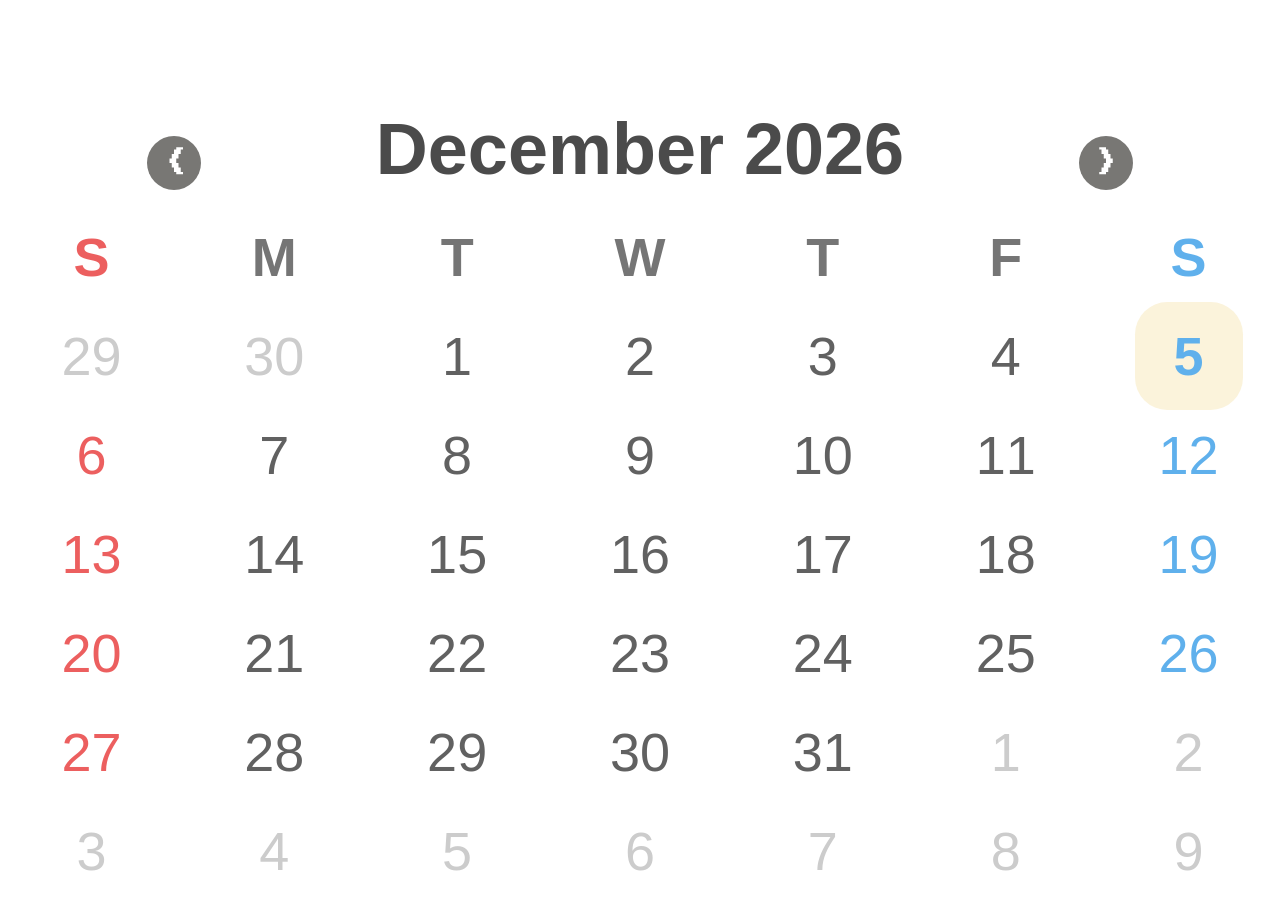
<file: notion/calendar1-light.html>
<!DOCTYPE html>
<html lang="ko">
<head>
  <meta charset="UTF-8">
  <title>Calendar</title>
  <style>
    * {
      box-sizing: border-box;
      font-family: sans-serif;
    }

    html, body {
      margin: 0;
      padding: 0;
      height: 100vh;
      width: 100vw;
      background-color: #ffffff;
      color: #000;
    }

    .calendar-container {
      display: flex;
      flex-direction: column;
      height: 100vh;
      width: 100%;
    }

    .calendar-header {
      display: grid;
      grid-template-columns: 1fr minmax(15ch, auto) 1fr;
      align-items: center;
      font-size: 8vmin;
      color: #4b4b4b;
      padding: 2vmin 1vmin;
      margin-top: 10vmin;
    }

    .calendar-header .nav {
      font-size: 4vmin;
      color: #ffffff;
      background-color: #787774;
      width: 6vmin;
      height: 6vmin;
      border-radius: 50%;
      display: flex;
      justify-content: center;
      justify-self: center;
      align-items: center;
      cursor: pointer;
      user-select: none;
      transition: background-color 0.2s;
      margin-top: 3vmin;
      padding-bottom: 0.5vmin;
    }

    .calendar-header .nav:hover {
      background-color: #32302C;
    }

    .calendar-header #monthYear {
      justify-self: center;
      font-weight: bold;
    }

    .calendar-body {
      flex: 1;
      display: flex;
      flex-direction: column;
    }

    .day-names {
      display: grid;
      grid-template-columns: repeat(7, 1fr);
      text-align: center;
      font-size: 6vmin;
      color: #757575;
      padding: 2vmin 0;
      font-weight: bold;
    }

    .day-names div:nth-child(1) { color: #ec5f5f; }
    .day-names div:nth-child(7) { color: #5FB0EC; }

    .dates {
      flex: 1;
      display: grid;
      grid-template-columns: repeat(7, 1fr);
      grid-template-rows: repeat(6, 1fr);
      text-align: center;
    }

    .dates div {
      font-size: 6vmin;
      display: flex;
      justify-content: center;
      align-items: center;
    }

    .prev-month,
    .next-month {
      color: #ccc !important;
    }

    .current-month {
      color: #616161;
    }

    .today {
      position: relative;
      z-index: 1;
      color: #494949;
      font-weight: bold;
    }

    .today::before {
      content: "";
      position: absolute;
      width: 12vmin;
      height: 12vmin;
      background-color: #FBF3DB;
      border-radius: 30%;
      z-index: -1;
    }

    /* 주말 강조 */
    .dates .current-month:nth-of-type(7n+1) { color: #ec5f5f; }
    .dates .current-month:nth-of-type(7n)   { color: #5FB0EC; }
  </style>
</head>
<body>

<div class="calendar-container">
  <div class="calendar-header">
    <span class="nav" onclick="changeMonth(-1)">&#10094;</span>
    <span id="monthYear"></span>
    <span class="nav" onclick="changeMonth(1)">&#10095;</span>
  </div>
  <div class="calendar-body">
    <div class="day-names">
      <div>S</div><div>M</div><div>T</div><div>W</div><div>T</div><div>F</div><div>S</div>
    </div>
    <div class="dates" id="calendarDates"></div>
  </div>
</div>

<script>
  const monthYear = document.getElementById("monthYear");
  const calendarDates = document.getElementById("calendarDates");

  let today = new Date();
  let currentMonth = today.getMonth();
  let currentYear = today.getFullYear();

  function renderCalendar(month, year) {
    const firstDay = new Date(year, month).getDay();
    const lastDate = new Date(year, month + 1, 0).getDate();
    const prevLastDate = new Date(year, month, 0).getDate();

    let html = "";

    for (let i = firstDay; i > 0; i--) {
      html += `<div class="prev-month">${prevLastDate - i + 1}</div>`;
    }

    for (let i = 1; i <= lastDate; i++) {
      const isToday =
        i === today.getDate() &&
        month === today.getMonth() &&
        year === today.getFullYear();
      const classList = isToday ? "today current-month" : "current-month";
      html += `<div class="${classList}">${i}</div>`;
    }

    const totalCells = firstDay + lastDate;
    const nextDays = 42 - totalCells;
    for (let i = 1; i <= nextDays; i++) {
      html += `<div class="next-month">${i}</div>`;
    }

    calendarDates.innerHTML = html;
    const monthNames = ["January", "February", "March", "April", "May", "June",
                        "July", "August", "September", "October", "November", "December"];
    monthYear.innerText = `${monthNames[month]} ${year}`;
  }

  function changeMonth(delta) {
    currentMonth += delta;
    if (currentMonth > 11) {
      currentMonth = 0;
      currentYear++;
    } else if (currentMonth < 0) {
      currentMonth = 11;
      currentYear--;
    }
    renderCalendar(currentMonth, currentYear);
  }

  renderCalendar(currentMonth, currentYear);
</script>

</body>
</html>
</file>
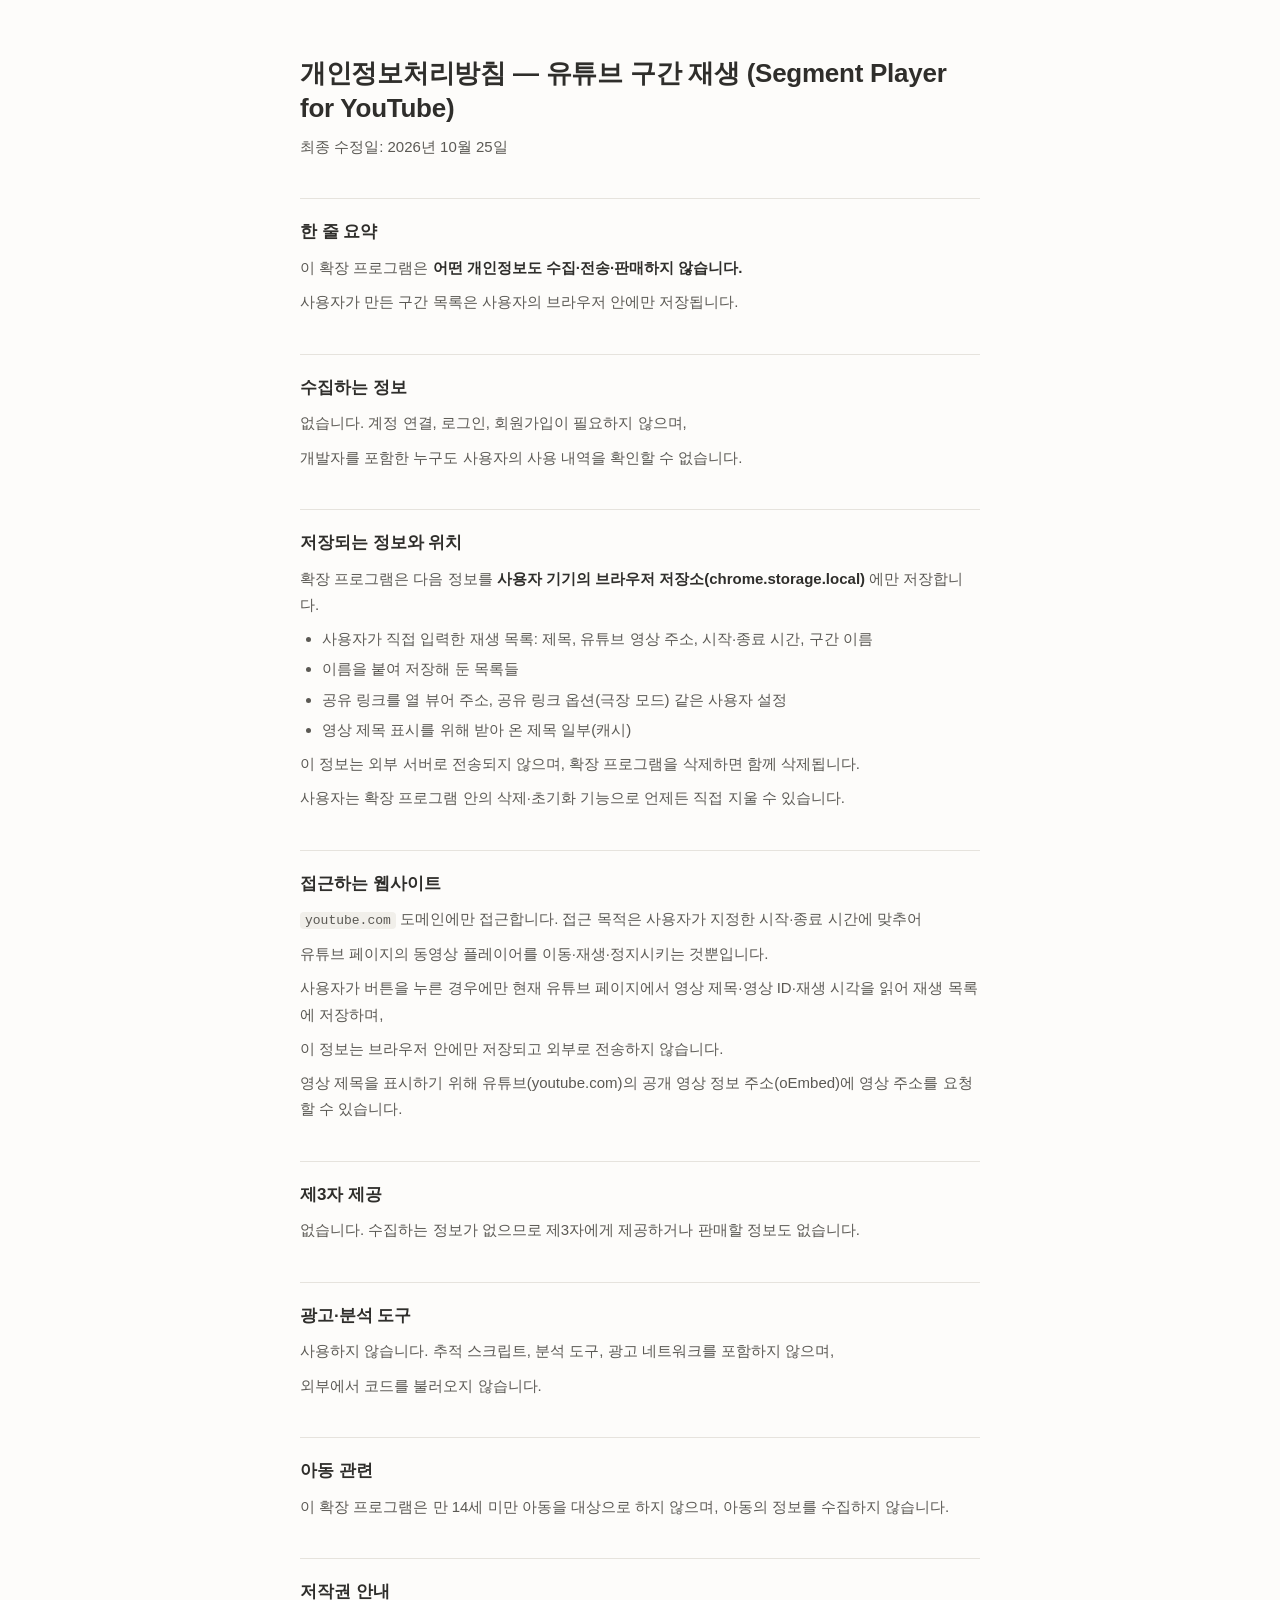
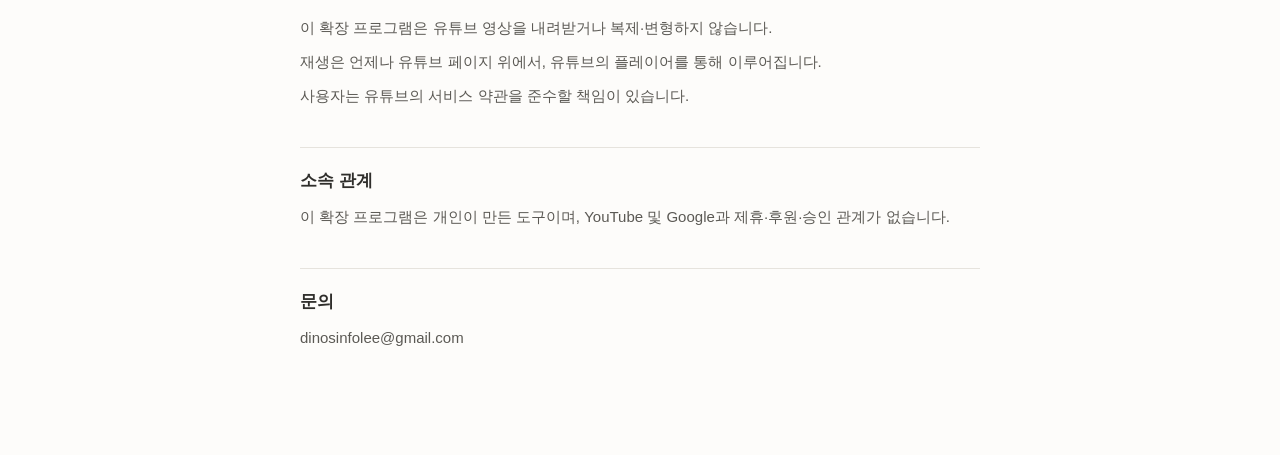
<file: youtube-clip-player/privacy.html>
<!DOCTYPE html>
<html lang="ko">
<head> 
<meta charset="utf-8">
<meta name="viewport" content="width=device-width,initial-scale=1">
<title>개인정보처리방침 — 유튜브 구간 재생</title>
<style>
  :root{--text:#2F2E2B;--text-2:#5B5954;--text-3:#8C8A85;--line:#E6E3DD;--bg:#FDFCFA;--blue:#2F6BE0}
  *{box-sizing:border-box}
  body{margin:0;background:var(--bg);color:var(--text);
    font-family:-apple-system,BlinkMacSystemFont,"Segoe UI","Apple SD Gothic Neo","Malgun Gothic",sans-serif;
    line-height:1.75;font-size:15px}
  main{max-width:720px;margin:0 auto;padding:56px 20px 96px}
  h1{font-size:26px;line-height:1.35;margin:0 0 6px;letter-spacing:-.01em}
  h2{font-size:17px;margin:38px 0 8px;padding-top:18px;border-top:1px solid var(--line)}
  h3{font-size:14.5px;margin:22px 0 6px;color:var(--text-2)}
  p{margin:8px 0;color:var(--text-2)}
  ul{margin:8px 0 8px 2px;padding-left:20px;color:var(--text-2)}
  li{margin:4px 0}
  code{background:#F1EFEA;border-radius:4px;padding:1px 5px;font-size:13px;
    font-family:ui-monospace,SFMono-Regular,Menlo,Consolas,monospace}
  strong{color:var(--text)}
  a{color:var(--blue)}
  @media (prefers-color-scheme: dark){
    :root{--text:#E8E6E1;--text-2:#B5B2AC;--text-3:#8C8A85;--line:#332F2A;--bg:#171614}
    code{background:#262320}
  }
</style>
</head>
<body>
<main>
<h1>개인정보처리방침 — 유튜브 구간 재생 (Segment Player for YouTube)</h1>

<p>최종 수정일: 2026년 10월 25일</p>

<h2>한 줄 요약</h2>

<p>이 확장 프로그램은 <strong>어떤 개인정보도 수집·전송·판매하지 않습니다.</strong></p>
<p>사용자가 만든 구간 목록은 사용자의 브라우저 안에만 저장됩니다.</p>

<h2>수집하는 정보</h2>

<p>없습니다. 계정 연결, 로그인, 회원가입이 필요하지 않으며,</p>
<p>개발자를 포함한 누구도 사용자의 사용 내역을 확인할 수 없습니다.</p>

<h2>저장되는 정보와 위치</h2>

<p>확장 프로그램은 다음 정보를 <strong>사용자 기기의 브라우저 저장소(chrome.storage.local)</strong> 에만 저장합니다.</p>

<ul>
<li>사용자가 직접 입력한 재생 목록: 제목, 유튜브 영상 주소, 시작·종료 시간, 구간 이름</li>
<li>이름을 붙여 저장해 둔 목록들</li>
<li>공유 링크를 열 뷰어 주소, 공유 링크 옵션(극장 모드) 같은 사용자 설정</li>
<li>영상 제목 표시를 위해 받아 온 제목 일부(캐시)</li>
</ul>

<p>이 정보는 외부 서버로 전송되지 않으며, 확장 프로그램을 삭제하면 함께 삭제됩니다.</p>
<p>사용자는 확장 프로그램 안의 삭제·초기화 기능으로 언제든 직접 지울 수 있습니다.</p>

<h2>접근하는 웹사이트</h2>

<p><code>youtube.com</code> 도메인에만 접근합니다. 접근 목적은 사용자가 지정한 시작·종료 시간에 맞추어</p>
<p>유튜브 페이지의 동영상 플레이어를 이동·재생·정지시키는 것뿐입니다.</p>
<p>사용자가 버튼을 누른 경우에만 현재 유튜브 페이지에서 영상 제목·영상 ID·재생 시각을 읽어 재생 목록에 저장하며,</p>
<p>이 정보는 브라우저 안에만 저장되고 외부로 전송하지 않습니다.</p>
<p>영상 제목을 표시하기 위해 유튜브(youtube.com)의 공개 영상 정보 주소(oEmbed)에 영상 주소를 요청할 수 있습니다.</p>

<h2>제3자 제공</h2>

<p>없습니다. 수집하는 정보가 없으므로 제3자에게 제공하거나 판매할 정보도 없습니다.</p>

<h2>광고·분석 도구</h2>

<p>사용하지 않습니다. 추적 스크립트, 분석 도구, 광고 네트워크를 포함하지 않으며,</p>
<p>외부에서 코드를 불러오지 않습니다.</p>

<h2>아동 관련</h2>

<p>이 확장 프로그램은 만 14세 미만 아동을 대상으로 하지 않으며, 아동의 정보를 수집하지 않습니다.</p>

<h2>저작권 안내</h2>

<p>이 확장 프로그램은 유튜브 영상을 내려받거나 복제·변형하지 않습니다.</p>
<p>재생은 언제나 유튜브 페이지 위에서, 유튜브의 플레이어를 통해 이루어집니다.</p>
<p>사용자는 유튜브의 서비스 약관을 준수할 책임이 있습니다.</p>

<h2>소속 관계</h2>

<p>이 확장 프로그램은 개인이 만든 도구이며, YouTube 및 Google과 제휴·후원·승인 관계가 없습니다.</p>

<h2>문의</h2>

<p>dinosinfolee@gmail.com</p>

</main>
</body>
</html>
</file>
<file: duruboard/style.css>
:root {
  --bg: #f6f7f9;
  --surface: #ffffff;
  --surface-2: #f0f2f5;
  --text: #1c2430;
  --text-2: #5b6573;
  --line: #dde1e7;
  --accent: #3f4fc4;
  --accent-text: #ffffff;
  --accent-soft: #eceefb;
  --danger: #c4372f;
  --ok: #1f8a4c;
  --fill: #3f4fc4;
  --empty: #d3d8df;
  --c-col: #3c4656;       /* 선택한 열 */
  --c-col-soft: #eaedf1;
  --c-label: #8a919c;     /* 막대 이름 */
  --c-label-soft: #f4f5f7;
  --c-out: #3f4fc4;       /* 계산 결과 */
  --c-out-soft: #eceefb;
  --on-c: #ffffff;
  --sky: #4a86e8;          /* 집계 방향 선택 */
  --sky-soft: #e7f0fd;
  --scroll: rgba(28, 36, 48, .22);
  --scroll-hover: rgba(28, 36, 48, .38);
  --radius: 10px;
  --shadow: 0 1px 2px rgba(20, 30, 45, .06), 0 2px 8px rgba(20, 30, 45, .05);
  color-scheme: light;
}
@media (prefers-color-scheme: dark) {
  :root:not([data-theme="light"]) {
    --bg: #12161c;
    --surface: #1a2029;
    --surface-2: #222a35;
    --text: #e6e9ee;
    --text-2: #9aa4b2;
    --line: #2e3744;
    --accent: #8d98ee;
    --accent-text: #0e1420;
    --accent-soft: #262c4d;
    --danger: #ef7a72;
    --ok: #5cc98a;
    --fill: #8d98ee;
    --empty: #3a4452;
    --shadow: none;
    --c-col: #c3cad5; --c-col-soft: #262d38;
    --c-label: #7e8794; --c-label-soft: #20262f;
    --c-out: #8d98ee; --c-out-soft: #262c4d;
    --on-c: #10141c;
    --sky: #7aa8f2; --sky-soft: #1e2d47;
    --scroll: rgba(230, 233, 238, .22); --scroll-hover: rgba(230, 233, 238, .38);
    color-scheme: dark;
  }
}
:root[data-theme="dark"] {
  --bg: #12161c; --surface: #1a2029; --surface-2: #222a35; --text: #e6e9ee; --text-2: #9aa4b2;
  --line: #2e3744; --accent: #8d98ee; --accent-text: #0e1420; --accent-soft: #262c4d;
  --danger: #ef7a72; --ok: #5cc98a; --fill: #8d98ee; --empty: #3a4452; --shadow: none;
  --c-col: #c3cad5; --c-col-soft: #262d38; --c-label: #7e8794; --c-label-soft: #20262f;
  --c-out: #8d98ee; --c-out-soft: #262c4d; --on-c: #10141c;
  --sky: #7aa8f2; --sky-soft: #1e2d47;
  --scroll: rgba(230, 233, 238, .22); --scroll-hover: rgba(230, 233, 238, .38);
  color-scheme: dark;
}

* { box-sizing: border-box; }
html { -webkit-text-size-adjust: 100%; }
body {
  margin: 0;
  background: var(--bg);
  color: var(--text);
  font-family: "Pretendard", "Apple SD Gothic Neo", "Malgun Gothic", system-ui, sans-serif;
  font-size: 15px;
  line-height: 1.55;
}
h1, h2, h3 { margin: 0; line-height: 1.3; }
code { font-family: ui-monospace, Consolas, monospace; font-size: .9em; background: var(--surface-2); padding: 1px 5px; border-radius: 4px; word-break: break-all; }
small { color: var(--text-2); font-weight: normal; }
[hidden] { display: none !important; }

.app-header, main, .app-footer {
  max-width: 1200px; margin: 0 auto;
  padding-left: max(16px, env(safe-area-inset-left, 0px));
  padding-right: max(16px, env(safe-area-inset-right, 0px));
}
.app-header { padding-top: 22px; padding-bottom: 14px; }
.brand { display: flex; align-items: center; gap: 12px; }
.brand-mark {
  width: 36px; height: 36px; border-radius: 9px; flex: none;
  background:
    linear-gradient(var(--accent), var(--accent)) 7px 20px / 5px 9px no-repeat,
    linear-gradient(var(--accent), var(--accent)) 15px 13px / 5px 16px no-repeat,
    linear-gradient(var(--accent), var(--accent)) 23px 7px / 5px 22px no-repeat,
    var(--accent-soft);
}
.brand h1 { font-size: 22px; letter-spacing: -.01em; }
.tagline { margin: 0; color: var(--text-2); font-size: 13px; }

.sub { margin: 2px 0 0; color: var(--text-2); font-size: 13px; }
.actions { display: flex; flex-wrap: wrap; gap: 6px; }


.field { display: flex; flex-direction: column; gap: 5px; margin-bottom: 12px; min-width: 0; }
.field > span { font-size: 13px; font-weight: 600; color: var(--text-2); }
.field-row { display: flex; flex-wrap: wrap; gap: 10px; align-items: flex-end; }
.field-row .field { flex: 1 1 220px; }
.field-row > .btn { margin-bottom: 12px; }
.field-row.two .field { flex: 1 1 140px; }

input[type="text"], input[type="password"], select {
  font: inherit; color: var(--text); background: var(--surface);
  border: 1px solid var(--line); border-radius: 8px; padding: 8px 10px; width: 100%;
}
input:focus-visible, select:focus-visible, button:focus-visible {
  outline: 2px solid var(--accent); outline-offset: 2px;
}

.btn {
  font: inherit; font-size: 14px; cursor: pointer; white-space: nowrap;
  border: 1px solid var(--line); background: var(--surface); color: var(--text);
  padding: 7px 14px; border-radius: 8px;
}
.btn:hover { background: var(--surface-2); }
.btn.primary { background: var(--accent-fill); border-color: var(--accent-fill); color: var(--accent-fill-text); font-weight: 600; }
.btn.primary:hover { filter: brightness(1.06); }
.btn.danger { color: var(--danger); }
.btn.small { padding: 3px 9px; font-size: 13px; }
.btn:disabled { opacity: .5; cursor: default; }
.link { border: 0; background: none; color: var(--accent); font: inherit; font-size: 13px; cursor: pointer; padding: 0; }

.check { display: flex; align-items: flex-start; gap: 8px; font-size: 14px; cursor: pointer; margin: 2px 0 10px; }
.check input { margin-top: 4px; }
.hint { color: var(--text-2); font-size: 13px; margin: 4px 0 0; }


.msg { margin: 10px 0 0; font-size: 14px; min-height: 1em; }
.msg:empty { display: none; }
.msg.error { color: var(--danger); }
.msg.ok { color: var(--ok); }

.key-list { list-style: none; margin: 10px 0 0; padding: 0; display: grid; grid-template-columns: repeat(auto-fill, minmax(190px, 1fr)); gap: 8px; }
.key-item { border: 1px solid var(--line); border-radius: 8px; padding: 8px 10px; background: var(--surface); }
.key-top { display: flex; align-items: center; gap: 6px; min-width: 0; }
.key-type { font-size: 11px; padding: 0 5px; border-radius: 4px; background: var(--surface-2); color: var(--text-2); flex: none; }
.key-name { font-weight: 600; overflow: hidden; text-overflow: ellipsis; white-space: nowrap; }
.key-bar { height: 6px; border-radius: 3px; background: var(--empty); margin: 7px 0 3px; overflow: hidden; }
.key-bar > i { display: block; height: 100%; background: var(--fill); }
.key-stat { font-size: 12px; color: var(--text-2); }

.card { border: 1px solid var(--line); border-radius: var(--radius); background: var(--surface); padding: 14px; min-width: 0; display: flex; flex-direction: column; }
.card.w2 { grid-column: span 2; }
.card-head { display: flex; align-items: flex-start; justify-content: space-between; gap: 8px; margin-bottom: 4px; }
.card-head h3 { font-size: 15px; overflow-wrap: anywhere; }
.card-desc { color: var(--text-2); font-size: 12px; margin: 0 0 8px; }
.card-tools { display: flex; gap: 4px; flex: none; }
.card-tools .btn { padding: 2px 8px; font-size: 12px; }
.chart-box { position: relative; height: 300px; }
.card.w2 .chart-box { height: 340px; }
.card-warn { color: var(--danger); font-size: 13px; margin: 6px 0; }

.table-wrap { overflow: auto; max-height: 340px; border: 1px solid var(--line); border-radius: 8px; }
.dialog .table-wrap { max-height: 60vh; }
.table { border-collapse: collapse; width: 100%; font-size: 13px; }
.table th, .table td { padding: 6px 10px; border-bottom: 1px solid var(--line); text-align: left; white-space: nowrap; }
.table th { position: sticky; top: 0; background: var(--surface-2); font-weight: 600; }
.table td.num { text-align: right; font-variant-numeric: tabular-nums; }
.table td.blank { color: var(--text-2); }

.dialog {
  border: 1px solid var(--line); border-radius: 12px; padding: 0; width: min(560px, calc(100vw - 32px));
  background: var(--surface); color: var(--text); box-shadow: 0 10px 40px rgba(0, 0, 0, .25);
}
.dialog.wide { width: min(1000px, calc(100vw - 32px)); }
.dialog::backdrop { background: rgba(10, 15, 25, .45); }
.dialog-body { padding: 20px; max-height: calc(100vh - 40px); overflow: auto; }
.dialog h3 { font-size: 17px; margin-bottom: 14px; }
.dialog-actions { display: flex; justify-content: flex-end; gap: 8px; margin-top: 16px; }

.seg { display: flex; flex-wrap: wrap; gap: 6px; }
.seg button {
  font: inherit; font-size: 14px; border: 1px solid var(--line); background: var(--surface); color: var(--text);
  padding: 6px 12px; border-radius: 8px; cursor: pointer;
}
.seg button[aria-checked="true"] { border-color: var(--accent); background: var(--accent-soft); color: var(--accent); font-weight: 600; }
.mini-actions { display: flex; gap: 12px; }
.check-grid { display: grid; grid-template-columns: repeat(auto-fill, minmax(150px, 1fr)); gap: 4px 12px; max-height: 190px; overflow: auto; border: 1px solid var(--line); border-radius: 8px; padding: 8px 10px; }
.check-grid label { display: flex; gap: 6px; align-items: center; font-size: 14px; min-width: 0; }
.check-grid label span { overflow: hidden; text-overflow: ellipsis; white-space: nowrap; }

.app-footer { color: var(--text-2); font-size: 12px; padding-bottom: 28px; }

@media all {
    .card.w2 { grid-column: auto; }
  .chart-box, .card.w2 .chart-box { height: 260px; }
}

  width: 100%; display: flex; flex-wrap: wrap; align-items: center; gap: 4px 10px; text-align: left;
  font: inherit; font-size: 13px; color: var(--text); background: var(--surface);
  border: 1px solid var(--line); border-radius: 6px; padding: 6px 10px; cursor: pointer;
}

/* ───── 첫 화면: 자료 연결 ───── */
.connect-card {
  max-width: 560px; margin: 28px auto 40px;
  background: var(--surface); border: 1px solid var(--line); border-radius: 14px;
  box-shadow: var(--shadow); padding: 24px;
  transform-origin: top right;
}
.connect-card h2 { font-size: 20px; text-wrap: balance; }
.lead { margin: 6px 0 18px; color: var(--text-2); }
.eyebrow { margin: 0 0 10px; font-size: 13px; font-weight: 600; color: var(--ok); letter-spacing: .02em; }
.connect-card.collapse {
  transform: translate(var(--dx, 0), var(--dy, 0)) scale(.06);
  opacity: 0;
  transition: transform .42s cubic-bezier(.55, 0, .25, 1), opacity .42s ease-in;
}
.btn.block { width: 100%; padding: 10px 14px; margin-top: 6px; }

/* ───── 우측 상단 버튼 ───── */
.fabs {
  position: fixed; z-index: 50; display: flex; gap: 8px;
  top: calc(env(safe-area-inset-top, 0px) + 18px);
  right: max(16px, env(safe-area-inset-right, 0px));
}
.fab {
  position: relative; width: 48px; height: 48px; border-radius: 50%;
  display: grid; place-items: center; cursor: pointer;
  background: var(--surface); color: var(--accent); border: 1px solid var(--line);
  box-shadow: 0 4px 14px rgba(20, 30, 45, .14);
}
.fab:hover, .fab[aria-expanded="true"] { background: var(--accent-soft); border-color: var(--accent); }
.fab-dot { position: absolute; top: 7px; right: 7px; width: 9px; height: 9px; border-radius: 50%; background: var(--ok); border: 2px solid var(--surface); }
.fab.appear { animation: fab-in .45s cubic-bezier(.2, 1.4, .4, 1); }
@keyframes fab-in { from { transform: scale(.3); opacity: 0; } to { transform: scale(1); opacity: 1; } }

/* ───── 우측 상단 창 ───── */
.pop {
  position: fixed; z-index: 49;
  top: calc(env(safe-area-inset-top, 0px) + 76px);
  right: max(16px, env(safe-area-inset-right, 0px));
  width: min(440px, calc(100vw - 32px)); max-height: calc(100vh - 96px); overflow: auto;
  background: var(--surface); border: 1px solid var(--line); border-radius: 12px;
  box-shadow: 0 12px 40px rgba(10, 15, 25, .22);
}
.pop-sec { padding: 16px; display: grid; gap: 10px; }
.pop-sec + .pop-sec { border-top: 1px solid var(--line); }
.pop-sec h2 { font-size: 15px; }
.pop-head { display: flex; align-items: center; justify-content: space-between; }
.icon-btn { border: 0; background: none; color: var(--text-2); font-size: 22px; line-height: 1; cursor: pointer; padding: 0 4px; border-radius: 6px; }
.icon-btn:hover { color: var(--text); background: var(--surface-2); }
.pop .field, .pop .check { margin-bottom: 0; }
.pop .conn-form { display: grid; gap: 10px; }

/* 요약 */
.sum-title { font-size: 16px; }
.sum-note { margin: 2px 0 0; font-size: 12px; color: var(--text-2); }
.pop .key-list, #intro-summary .key-list { grid-template-columns: repeat(auto-fill, minmax(160px, 1fr)); }
.key-rate { margin-left: auto; font-size: 12px; color: var(--text-2); font-variant-numeric: tabular-nums; }
#intro-summary .sub { margin-top: 4px; }

/* ───── 보드 (바깥 테두리 없음) ───── */
.board-view { padding-top: 6px; }
.board-head { margin-bottom: 14px; padding-right: 120px; }
.board-head h2 { font-size: 20px; text-wrap: balance; }
.board { display: grid; grid-template-columns: repeat(2, minmax(0, 1fr)); gap: 16px; align-items: start; }
.add-tile {
  min-height: 140px; border: 2px dashed var(--line); border-radius: var(--radius);
  background: transparent; color: var(--text-2); font: inherit; cursor: pointer;
  display: flex; flex-direction: column; align-items: center; justify-content: center; gap: 4px;
}
.add-tile:hover, .add-tile:focus-visible { border-color: var(--accent); color: var(--accent); background: var(--accent-soft); }
.add-tile.first { grid-column: 1 / -1; min-height: 240px; }
.add-plus { font-size: 30px; line-height: 1; font-weight: 300; }
.add-label { font-weight: 600; }
.add-hint { font-size: 13px; }

/* 내보내기 */
.ex-list { list-style: none; margin: 0; padding: 8px 10px; display: grid; gap: 2px; max-height: 220px; overflow: auto; border: 1px solid var(--line); border-radius: 8px; }
.ex-list .check { margin: 0; }
.ex-text { width: 100%; height: 160px; font: 12px/1.4 ui-monospace, Consolas, monospace; color: var(--text); background: var(--surface-2); border: 1px solid var(--line); border-radius: 8px; padding: 8px; resize: vertical; }

@media all {
  .board { grid-template-columns: minmax(0, 1fr); }
  .add-tile.first { grid-column: auto; }
  .board-head { padding-right: 0; }
  .connect-card { padding: 18px; margin-top: 12px; }
}
@media (prefers-reduced-motion: reduce) {
  .fab.appear { animation: none; }
  .connect-card.collapse { transition: none; }
}

/* ───── 그래프 만들기 창 ───── */
.dialog.builder { width: min(1080px, calc(100vw - 32px)); }
.builder-grid { display: grid; grid-template-columns: minmax(0, 1fr) minmax(0, 1.2fr); gap: 24px; align-items: start; }
.builder-controls { display: grid; grid-template-columns: minmax(0, 1fr); gap: 18px; min-width: 0; }
.builder-visual { display: grid; grid-template-columns: minmax(0, 1fr); gap: 8px; min-width: 0; position: sticky; top: 0; }
.step { display: grid; gap: 8px; }
.step-q { margin: 0; font-weight: 600; display: flex; align-items: center; gap: 8px; flex-wrap: wrap; }
.step-q b {
  display: inline-grid; place-items: center; width: 22px; height: 22px; border-radius: 50%;
  background: var(--accent-fill); color: var(--accent-fill-text); font-size: 12px;
}
.step-q .mini-actions { margin-left: auto; font-weight: normal; }

.mode-cards { display: grid; grid-template-columns: 1fr 1fr; gap: 10px; }
.mode-card {
  display: grid; justify-items: start; gap: 4px; text-align: left; cursor: pointer;
  font: inherit; color: var(--text); background: var(--surface);
  border: 1.5px solid var(--line); border-radius: 10px; padding: 12px;
}
.mode-card:hover { border-color: var(--accent); }
.mode-card[aria-pressed="true"] { border-color: var(--accent); background: var(--accent-soft); }
.mode-card svg .g { fill: var(--surface-2); stroke: var(--line); }
.mode-card svg .hl { fill: var(--accent); opacity: .28; }
.mode-card svg .ar { fill: none; stroke: var(--accent); stroke-width: 2.2; stroke-linecap: round; stroke-linejoin: round; }
.mc-title { font-weight: 700; font-size: 15px; }
.mc-desc { font-size: 12px; color: var(--text-2); line-height: 1.45; }

.chips { display: flex; flex-wrap: wrap; gap: 6px; }
.chip {
  font: inherit; font-size: 14px; cursor: pointer; display: inline-flex; align-items: center; gap: 6px;
  border: 1px solid var(--line); background: var(--surface); color: var(--text);
  padding: 5px 12px; border-radius: 999px;
}
.chip small { font-size: 11px; color: var(--text-2); }
.chip:hover { border-color: var(--accent); }
.chip[aria-pressed="true"] { background: var(--accent-fill); border-color: var(--accent-fill); color: var(--accent-fill-text); font-weight: 600; }
.chip[aria-pressed="true"] small { color: inherit; opacity: .8; }

.step.more { border-top: 1px solid var(--line); padding-top: 12px; }
.step.more summary { cursor: pointer; color: var(--text-2); font-size: 14px; }
.more-body { display: grid; gap: 10px; margin-top: 10px; }

.vis-label { margin: 0; font-size: 13px; font-weight: 600; color: var(--text-2); }

/* 표 모양 그림 */
.schema-wrap { overflow-x: auto; background: var(--surface-2); border-radius: 10px; padding: 12px; }
.schema { display: grid; gap: 3px; min-width: 280px; font-size: 12px; }
.sc { min-height: 26px; border-radius: 4px; display: flex; align-items: center; justify-content: center; padding: 0 6px; overflow: hidden; white-space: nowrap; text-overflow: ellipsis; min-width: 0; }
.sc.h { font-weight: 600; min-height: 30px; }
.sc.h.sel { background: var(--accent-fill); color: var(--accent-fill-text); }
.sc.h.lab { background: var(--surface); border: 1.5px solid var(--text-2); color: var(--text); flex-direction: column; gap: 0; line-height: 1.2; padding: 3px 6px; }
.sc.h.lab .tag { font-size: 10px; font-weight: 600; color: var(--accent); }
.sc.h.dim { background: transparent; border: 1px dashed var(--line); color: var(--text-2); font-weight: normal; }
.sc.h.out-h, .sc.out-h { background: transparent; }
.sc.c.sel.fill { background: var(--accent-soft); color: var(--text); }
.sc.c.sel.empty { background: var(--surface); border: 1px dashed var(--empty); }
.sc.c.sel.more { background: var(--accent-soft); color: var(--text-2); }
.sc.c.lab { background: var(--surface); color: var(--text); justify-content: flex-start; }
.sc.c.dim { background: var(--surface); opacity: .5; }
.sc.c.gap, .sc.out.gap { min-height: 16px; color: var(--text-2); background: transparent; }
.sc.out { justify-content: flex-start; gap: 6px; }
.sc.foot { flex-direction: column; gap: 2px; min-height: 48px; justify-content: flex-start; }
.arrow { color: var(--accent); font-weight: 700; font-size: 15px; line-height: 1; }
.pill { background: var(--accent-fill); color: var(--accent-fill-text); border-radius: 999px; padding: 1px 8px; font-weight: 700; font-variant-numeric: tabular-nums; }
.pill.ghost { background: var(--accent-soft); color: var(--text-2); }
.schema-text { margin: 0; font-size: 14px; line-height: 1.6; }
.schema-text.error { color: var(--danger); }

.pv-box { border: 1px solid var(--line); border-radius: 10px; padding: 10px; min-height: 120px; max-height: 460px; overflow-y: auto; min-width: 0; }
.chart-box.small { height: 240px; }
.pv-empty { color: var(--text-2); text-align: center; margin: 40px 0; }

.dir-badge { display: inline-block; font-size: 11px; font-weight: 600; padding: 0 6px; border-radius: 4px; background: var(--accent-soft); color: var(--accent); margin-right: 2px; }

@media all {
  .builder-grid { grid-template-columns: minmax(0, 1fr); }
  .builder-visual { position: static; }
}

/* 미리보기 전환 탭: 좁은 화면에서만 표시 */
.vis-tabs { display: none; }
.vis-pane { display: grid; grid-template-columns: minmax(0, 1fr); gap: 8px; min-width: 0; }
.sum-keys summary { cursor: pointer; font-size: 13px; color: var(--text-2); padding: 4px 0; }
.sum-keys[open] summary { margin-bottom: 8px; }

/* ───── 역할별 색: 선택한 열 / 막대 이름 / 계산 결과 ───── */
.lg { display: inline-block; width: 10px; height: 10px; border-radius: 3px; vertical-align: -1px; margin-right: 5px; }
.lg.col { background: var(--c-col); }
.lg.lab { background: var(--c-label); }
.lg.out { background: var(--c-out); }
.legend { list-style: none; margin: 0; padding: 0; display: flex; flex-wrap: wrap; gap: 4px 14px; font-size: 12px; color: var(--text-2); }
.step-q b.n-col { background: var(--c-col); color: var(--on-c); }
.step-q b.n-out { background: var(--c-out); color: var(--on-c); }
#cf-cols .chip[aria-pressed="true"] { background: var(--c-col); border-color: var(--c-col); color: var(--on-c); }
#cf-cols .chip:hover { border-color: var(--c-col); }
#cf-measure .chip[aria-pressed="true"] { background: var(--c-out); border-color: var(--c-out); color: var(--on-c); }
#cf-measure .chip:hover { border-color: var(--c-out); }
.label-select { border: 1.5px solid var(--c-label); background: var(--c-label-soft); }
.sc.h.sel { background: var(--c-col); color: var(--on-c); }
.sc.c.sel.fill { background: var(--c-col-soft); }
.sc.c.sel.more { background: var(--c-col-soft); }
.sc.c.sel.empty { border-color: var(--c-col); opacity: .7; }
.sc.h.lab { border-color: var(--c-label); background: var(--c-label-soft); }
.sc.h.lab .tag { color: var(--c-label); }
.sc.c.lab { background: var(--c-label-soft); }
.arrow { color: var(--c-out); }
.pill { background: var(--c-out); color: var(--on-c); }
.pill.ghost { background: var(--c-out-soft); color: var(--text-2); }

/* 구조·미리보기 영역: 입력 영역과 구분되는 독립 영역 */
.builder-visual {
  background: var(--surface-2); border: 1px solid var(--line); border-radius: 12px; padding: 14px;
}
.builder-visual .schema-wrap { background: var(--surface); }
.builder-visual .pv-box { background: var(--surface); }
.vis-label { font-size: 14px; color: var(--text); }
.vis-label small { font-weight: normal; color: var(--text-2); margin-left: 4px; }
.vis-tabs { display: none; }
.vis-toggle { display: none; }

/* ───── 휴대전화 ───── */
@media all {
  /* 그래프 만들기: 전체 화면. 위쪽은 1·2·3 입력, 아래쪽은 구조·미리보기 영역(접기 가능), 맨 아래 버튼 */
  .dialog.builder {
    width: 100vw; max-width: 100vw; height: 100dvh; max-height: 100dvh;
    margin: 0; border: 0; border-radius: 0;
  }
  .dialog.builder .dialog-body {
    height: 100%; max-height: none; padding: 0; overflow: hidden;
    display: flex; flex-direction: column;
  }
  .dialog.builder h3 {
    margin: 0; padding: calc(env(safe-area-inset-top, 0px) + 12px) 16px 10px;
    border-bottom: 1px solid var(--line);
  }
  .dialog.builder .builder-grid { display: contents; }
  .dialog.builder .builder-controls {
    flex: 1; min-height: 0; overflow-y: auto;
    padding: 14px max(16px, env(safe-area-inset-right, 0px)) 18px max(16px, env(safe-area-inset-left, 0px));
  }
  .dialog.builder .builder-visual {
    position: static; flex: none; border-radius: 16px 16px 0 0; border-width: 1px 0 0;
    padding: 8px max(16px, env(safe-area-inset-right, 0px)) 10px max(16px, env(safe-area-inset-left, 0px));
    box-shadow: 0 -6px 18px rgba(20, 30, 45, .10);
  }
  .vis-tabs { display: flex; align-items: center; gap: 8px; }
  .vis-seg { flex: 1; display: flex; background: var(--surface); border: 1px solid var(--line); border-radius: 9px; padding: 3px; }
  .vis-seg button {
    flex: 1; border: 0; background: transparent; color: var(--text-2); font: inherit; font-size: 14px;
    padding: 6px 0; border-radius: 6px; cursor: pointer;
  }
  .vis-seg button[aria-selected="true"] { background: var(--text); color: var(--surface); font-weight: 600; }
  .vis-toggle {
    display: grid; place-items: center; width: 38px; height: 36px; flex: none; cursor: pointer;
    border: 1px solid var(--line); background: var(--surface); color: var(--text); border-radius: 9px;
  }
  .builder-visual[data-collapsed="true"] .vis-toggle svg { transform: rotate(180deg); }
  .builder-visual[data-collapsed="true"] .vis-pane { display: none !important; }
  .builder-visual[data-pane="schema"] #vp-preview,
  .builder-visual[data-pane="preview"] #vp-schema { display: none; }
  .vis-pane { margin-top: 8px; max-height: 40dvh; overflow-y: auto; }
  .vis-label { display: none; }
  .schema-wrap { padding: 8px; }
  .schema { min-width: 0; font-size: 11px; }
  .sc { min-height: 24px; padding: 0 3px; }
  .sc.foot { min-height: 42px; }
  .schema-text { font-size: 13px; }
  .pv-box { max-height: none; }
  .chart-box.small { height: 200px; }
  .dialog.builder #cf-error { margin: 0; padding: 0 16px; background: var(--surface-2); }
  .dialog.builder .dialog-actions {
    margin: 0; padding: 10px max(16px, env(safe-area-inset-right, 0px)) calc(env(safe-area-inset-bottom, 0px) + 10px) 16px;
    border-top: 1px solid var(--line); background: var(--surface-2);
  }
  .dialog.builder .dialog-actions .btn { flex: 1; padding: 11px 0; }

  .mode-card { padding: 10px; }
  .mc-desc { font-size: 11.5px; }
  .chip { padding: 7px 12px; }
  .card-tools .btn { padding: 5px 9px; font-size: 13px; }
  .card { padding: 12px; }
  .pop { top: calc(env(safe-area-inset-top, 0px) + 74px); max-height: calc(100dvh - 90px); }
}

/* 칸 읽기·모으기 */
#cf-read .chip[aria-pressed="true"] { background: var(--c-col); border-color: var(--c-col); color: var(--on-c); }
#cf-read .chip:hover { border-color: var(--c-col); }
#cf-how .chip[aria-pressed="true"] { background: var(--c-out); border-color: var(--c-out); color: var(--on-c); }
#cf-how .chip:hover { border-color: var(--c-out); }
.recipe { margin: 0; font-size: 13px; color: var(--text); background: var(--c-out-soft); border-radius: 8px; padding: 7px 10px; }
.sc .rv { font-weight: 700; color: var(--c-col); font-variant-numeric: tabular-nums; }
.sc.c.sel.empty .rv { color: var(--text-2); }
.sc.h.out-h { font-size: 11px; color: var(--c-out); justify-content: flex-start; white-space: normal; line-height: 1.2; }
.out-note { font-size: 11px; color: var(--c-out); }
.pv-cap { margin: 0 0 6px; font-size: 13px; color: var(--text-2); }
.pv-cap b { color: var(--c-out); }

/* ───── 스크롤바 ───── */
* { scrollbar-width: thin; scrollbar-color: var(--scroll) transparent; }
::-webkit-scrollbar { width: 8px; height: 8px; }
::-webkit-scrollbar-track { background: transparent; }
::-webkit-scrollbar-thumb { background: var(--scroll); border-radius: 999px; border: 2px solid transparent; background-clip: padding-box; }
::-webkit-scrollbar-thumb:hover { background: var(--scroll-hover); background-clip: padding-box; border: 2px solid transparent; }
::-webkit-scrollbar-corner { background: transparent; }

/* ───── 방향 선택: 한 줄 배치로 높이 축소 ───── */
.mode-card { grid-template-columns: auto minmax(0, 1fr); align-items: center; column-gap: 10px; padding: 8px 10px; }
.mode-card svg { width: 36px; height: 27px; }
.mc-text { display: grid; gap: 1px; min-width: 0; }
.mc-title { font-size: 15px; line-height: 1.3; }
.mc-desc { font-size: 12px; line-height: 1.35; }

/* 미리보기 머리줄 */
.vis-title { font-size: 14px; font-weight: 700; color: var(--text); flex: none; }

@media all {
  .mode-cards { gap: 8px; }
  .mode-card { padding: 8px; column-gap: 8px; }
  .mode-card svg { width: 30px; height: 23px; }
  .mc-desc { font-size: 11px; }
  /* 구조·그래프 어느 쪽이든 같은 높이 */
  .vis-pane { height: 38dvh; max-height: none; }
  .vis-seg { flex: 1; }
}

/* ───── 보드: 그래프·통계 배치 (4칸 격자) ───── */
.board { grid-template-columns: repeat(4, minmax(0, 1fr)); }
.board > .card { grid-column: span 2; }
.board > .card.w2 { grid-column: span 4; }
.board > .card.stat { grid-column: span 1; }
.add-area {
  grid-column: span 2; border: 2px dashed var(--line); border-radius: var(--radius);
  padding: 14px; display: grid; gap: 8px; align-content: center; min-height: 120px;
}
.add-area.first { grid-column: 1 / -1; min-height: 220px; }
.add-btns { display: grid; grid-template-columns: 1fr 1fr; gap: 10px; }
.add-btn {
  display: flex; flex-direction: column; align-items: center; justify-content: center; gap: 2px;
  min-height: 84px; border: 1px solid var(--line); border-radius: 10px; background: var(--surface);
  color: var(--text-2); font: inherit; cursor: pointer;
}
.add-btn:hover, .add-btn:focus-visible { border-color: var(--accent); color: var(--accent); background: var(--accent-soft); }
.add-area .add-hint { margin: 0; text-align: center; font-size: 13px; color: var(--text-2); }

/* 카드 도구: 아이콘 */
.card-tools { gap: 2px; }
.icon-tool {
  display: grid; place-items: center; width: 30px; height: 30px; padding: 0; cursor: pointer;
  border: 0; border-radius: 7px; background: transparent; color: var(--text-2);
}
.icon-tool:hover:not(:disabled) { background: var(--surface-2); color: var(--text); }
.icon-tool.danger:hover:not(:disabled) { color: var(--danger); }
.icon-tool:disabled { opacity: .3; cursor: default; }

/* 통계 카드 */
.card.stat { min-height: 160px; }
.card.stat .card-head h3 { font-size: 14px; }
.card.stat .card-tools .icon-tool { width: 26px; height: 26px; }
.card.stat .card-tools .icon-tool svg { width: 14px; height: 14px; }
.stat-value { margin: 6px 0 4px; font-size: 34px; font-weight: 700; line-height: 1.1; color: var(--c-out); font-variant-numeric: tabular-nums; letter-spacing: -.01em; }
.stat-meter { height: 6px; border-radius: 3px; background: var(--c-out-soft); overflow: hidden; margin-bottom: 6px; }
.stat-meter > i { display: block; height: 100%; background: var(--c-out); }
.stat-sub { margin: 0; font-size: 12px; color: var(--text-2); }
.stat-preview { border: 1px solid var(--line); border-radius: 10px; padding: 14px; max-width: 320px; background: var(--surface); }
.stat-title { margin: 0; font-size: 14px; font-weight: 600; }
.dir-badge.stat { background: var(--c-out-soft); color: var(--c-out); }
.sc.foot.total { flex-direction: row; justify-content: center; gap: 10px; min-height: 40px; align-items: center; }
.sc.foot.total .arrow { font-size: 13px; }
.pill.big { font-size: 15px; padding: 3px 12px; }

@media all {
  .board { grid-template-columns: repeat(2, minmax(0, 1fr)); }
  .board > .card, .board > .card.w2, .add-area, .add-area.first { grid-column: 1 / -1; }
  .board > .card.stat { grid-column: span 1; min-height: 140px; }
  .stat-value { font-size: 28px; }
}

/* 보드 재배치: 통계 줄 + 그래프 격자 */
.board { display: grid; grid-template-columns: minmax(0, 1fr); gap: 16px; }
.stat-row { display: grid; grid-template-columns: repeat(auto-fill, minmax(220px, 1fr)); gap: 16px; }
.chart-grid { display: grid; grid-template-columns: repeat(2, minmax(0, 1fr)); gap: 16px; align-items: start; }
.chart-grid > .card { grid-column: span 1; }
.chart-grid > .card.w2 { grid-column: 1 / -1; }
.chart-grid > .add-area { grid-column: span 1; }
.chart-grid > .add-area.first { grid-column: 1 / -1; }
.stat-row > .card.stat { grid-column: auto; min-height: 0; }
@media all {
  .board { grid-template-columns: minmax(0, 1fr); }
  .stat-row { grid-template-columns: repeat(2, minmax(0, 1fr)); gap: 10px; }
  .chart-grid { grid-template-columns: minmax(0, 1fr); }
  .chart-grid > .card, .chart-grid > .add-area { grid-column: 1 / -1; }
  .stat-row > .card.stat { grid-column: auto; }
}
/* 통계 카드: 도구 줄 위, 제목 아래 */
.card.stat .card-head { flex-wrap: wrap; row-gap: 2px; }
.card.stat .card-head .card-tools { order: -1; margin-left: auto; margin-right: -6px; margin-top: -6px; }
.card.stat .card-head h3 { flex: 1 1 100%; }
.card.stat .card-desc { font-size: 11.5px; }

/* ───── 색 절제: 무채색 + 강조색 1개 ───── */
.step-q b, .step-q b.n-col { background: var(--c-col); color: var(--on-c); }
.step-q b.n-out { background: var(--c-out); color: var(--on-c); }
.dir-badge, .dir-badge.stat { background: var(--surface-2); color: var(--text-2); }
.mode-card[aria-pressed="true"] { border-color: var(--c-col); background: var(--c-col-soft); }
.mode-card svg .hl { fill: var(--c-col); opacity: .22; }
.mode-card svg .ar { stroke: var(--c-col); }
.label-select { border: 1px solid var(--c-label); background: var(--surface); }
.sc.h.lab { border: 1px dashed var(--c-label); background: var(--surface); }
.sc.h.lab .tag { color: var(--text-2); }
.sc.c.lab { background: var(--c-label-soft); }
.lg.lab { background: transparent; border: 1px dashed var(--c-label); }
.recipe { background: var(--surface-2); }
.stat-meter { background: var(--surface-2); }

/* 개체 추가 */
.add-tile {
  min-height: 120px; border: 2px dashed var(--line); border-radius: var(--radius);
  background: transparent; color: var(--text-2); font: inherit; cursor: pointer;
  display: flex; flex-direction: column; align-items: center; justify-content: center; gap: 4px;
}
.add-tile:hover, .add-tile:focus-visible { border-color: var(--text-2); color: var(--text); background: var(--surface); }
.chart-grid > .add-tile { grid-column: span 1; }
.chart-grid > .add-tile.first { grid-column: 1 / -1; min-height: 220px; }
@media all { .chart-grid > .add-tile { grid-column: 1 / -1; } }

/* 개체 종류 선택 */
.builder-head { display: flex; align-items: center; justify-content: space-between; gap: 12px; margin-bottom: 14px; }
.builder-head h3 { margin: 0; }
.kind-seg { display: inline-flex; background: var(--surface-2); border: 1px solid var(--line); border-radius: 9px; padding: 3px; }
.kind-seg button { border: 0; background: transparent; color: var(--text-2); font: inherit; font-size: 14px; padding: 5px 16px; border-radius: 6px; cursor: pointer; }
.kind-seg button[aria-checked="true"] { background: var(--surface); color: var(--text); font-weight: 600; box-shadow: 0 1px 3px rgba(20, 30, 45, .12); }
@media all {
  .dialog.builder .builder-head {
    margin: 0; padding: calc(env(safe-area-inset-top, 0px) + 10px) 16px 10px; border-bottom: 1px solid var(--line);
  }
  .dialog.builder .builder-head h3 { padding: 0; border: 0; }
}

/* 막대 이름 열: 집계 방향 아래 한 줄 */
.sub-opt { display: grid; grid-template-columns: auto minmax(0, 1fr); align-items: center; gap: 4px 10px; margin-top: 2px; padding: 8px 10px; border-radius: 10px; background: var(--surface-2); }
.sub-opt-label { font-size: 13px; font-weight: 600; color: var(--text); }
.sub-opt select { padding: 6px 8px; font-size: 14px; }
.sub-opt-hint { grid-column: 2; font-size: 11.5px; color: var(--text-2); }
.vis-sum, .vis-scrim { display: none; }

@media all {
  .dialog.builder .dialog-body { position: relative; }
  /* 접힌 상태: 한 줄 요약 막대 */
  .dialog.builder .builder-visual {
    box-shadow: 0 -4px 14px rgba(10, 15, 25, .14);
    border-top: 1px solid var(--line);
  }
  .builder-visual[data-collapsed="true"] { padding-top: 10px; padding-bottom: 10px; cursor: pointer; }
  .builder-visual[data-collapsed="true"] .vis-seg { display: none; }
  .builder-visual[data-collapsed="true"] .vis-sum {
    display: block; flex: 1; min-width: 0; font-size: 13px; color: var(--c-out); font-weight: 600;
    white-space: nowrap; overflow: hidden; text-overflow: ellipsis;
  }
  .builder-visual[data-collapsed="true"] .vis-toggle svg { transform: rotate(180deg); }
  .builder-visual[data-collapsed="false"] .vis-toggle svg { transform: none; }
  /* 펼친 상태: 입력 영역 위에 겹쳐 뜨는 시트 */
  .builder-visual[data-collapsed="false"] {
    position: absolute; left: 0; right: 0; bottom: var(--act-h, 64px); z-index: 6;
    box-shadow: 0 -14px 36px rgba(10, 15, 25, .32);
  }
  .builder-visual[data-collapsed="false"]::before {
    content: ""; display: block; width: 36px; height: 4px; border-radius: 2px; background: var(--line); margin: 0 auto 8px;
  }
  .builder-visual[data-collapsed="false"] .vis-pane { height: 52dvh; }
  .vis-scrim {
    display: block; position: absolute; left: 0; right: 0; top: 0; bottom: var(--act-h, 64px); z-index: 5;
    background: rgba(10, 15, 25, .38);
  }
  .vis-scrim[hidden] { display: none; }
  .dialog.builder .dialog-actions { position: relative; z-index: 7; }
}
.vis-pane { align-content: start; }

/* 입력 영역 간격 고정 */
.builder-controls { align-content: start; }
.brand h1 { font-size: 22px; }
.pv-head { display: flex; align-items: center; justify-content: space-between; gap: 10px; }
.pv-head .kind-seg button { padding: 4px 14px; font-size: 13px; }
.im-item small { display: block; font-size: 11.5px; }
.im-ok { color: var(--text-2); }
.im-warn { color: var(--danger); }
#im-box { display: grid; gap: 8px; }
#im-box[hidden] { display: none; }
.pop-sec .sub { margin: 0; }
@media all {
  .pv-head { display: none; }
  /* 시트를 펼쳐도 입력 영역 높이 유지 */
  .dialog.builder:has(.builder-visual[data-collapsed="false"]) .builder-controls { margin-bottom: var(--bar-h, 56px); }
  .vis-seg button { font-size: 13.5px; }
}

/* 조회 결과 요약 창 */
.summary-dlg { width: min(640px, calc(100vw - 32px)); }
.summary-dlg .dialog-actions .btn { min-width: 120px; }
@media all { .summary-dlg .dialog-actions .btn { flex: 1; } }
.summary-dlg .key-list { grid-template-columns: repeat(auto-fill, minmax(140px, 1fr)); gap: 6px; }
.summary-dlg .key-item { padding: 6px 8px; }
.summary-dlg .dialog-body { padding-bottom: 0; }
.summary-dlg .dialog-actions { position: sticky; bottom: 0; background: var(--surface); padding: 12px 0 16px; margin-top: 12px; border-top: 1px solid var(--line); }
@media all {
  .summary-dlg .key-list { grid-template-columns: repeat(2, minmax(0, 1fr)); }
  .summary-dlg .key-name { font-size: 13px; }
}
#intro-summary .key-list { grid-template-columns: repeat(auto-fill, minmax(140px, 1fr)); gap: 6px; }
@media all { #intro-summary .key-list { grid-template-columns: repeat(2, minmax(0, 1fr)); } }

/* ───── 열 자료형 설정 창 ───── */
.col-chip { -webkit-touch-callout: none; -webkit-user-select: none; user-select: none; touch-action: manipulation; }
.col-chip.custom small { text-decoration: underline; text-underline-offset: 2px; }
.cols-hint { font-size: 12px; margin: 0; }
.col-pop {
  position: fixed; z-index: 30; width: 232px; padding: 12px;
  background: var(--surface); color: var(--text);
  border: 1px solid var(--line); border-radius: 12px;
  box-shadow: 0 10px 30px rgba(10, 15, 25, .20), 0 2px 6px rgba(10, 15, 25, .08);
  display: grid; gap: 8px;
  animation: cp-in .14s ease-out;
}
@keyframes cp-in { from { opacity: 0; transform: translateY(-4px) scale(.98); } to { opacity: 1; transform: none; } }
@media (prefers-reduced-motion: reduce) { .col-pop { animation: none; } }
.cp-head { display: flex; align-items: center; justify-content: space-between; gap: 8px; }
.cp-head strong { font-size: 14px; overflow: hidden; text-overflow: ellipsis; white-space: nowrap; }
.cp-head .icon-btn { font-size: 18px; }
.cp-label { margin: 0; font-size: 11.5px; font-weight: 600; color: var(--text-2); letter-spacing: .02em; }
.cp-types { display: grid; grid-template-columns: 1fr 1fr; gap: 4px; }
.cp-type {
  display: flex; align-items: center; gap: 6px; padding: 7px 8px; cursor: pointer;
  font: inherit; font-size: 13px; color: var(--text); text-align: left;
  background: var(--surface-2); border: 1px solid transparent; border-radius: 8px;
}
.cp-type:hover { border-color: var(--line); }
.cp-type small { margin-left: auto; font-size: 10.5px; color: var(--text-2); }
.cp-dot { width: 12px; height: 12px; border-radius: 50%; border: 1.5px solid var(--text-2); flex: none; }
.cp-type[aria-checked="true"] { background: var(--c-col-soft); border-color: var(--c-col); font-weight: 600; }
.cp-type[aria-checked="true"] .cp-dot { border-color: var(--c-col); background: radial-gradient(circle, var(--c-col) 0 3px, transparent 3.5px); }
.cp-switch { display: flex; align-items: center; justify-content: space-between; gap: 8px; padding-top: 8px; border-top: 1px solid var(--line); cursor: pointer; }
.cp-switch-text { display: grid; font-size: 13px; font-weight: 600; }
.cp-switch-text small { font-size: 11px; font-weight: normal; }
.cp-switch input { position: absolute; opacity: 0; width: 1px; height: 1px; }
.cp-switch i { width: 34px; height: 20px; border-radius: 999px; background: var(--empty); position: relative; flex: none; transition: background .15s; }
.cp-switch i::after { content: ""; position: absolute; top: 2px; left: 2px; width: 16px; height: 16px; border-radius: 50%; background: var(--surface); box-shadow: 0 1px 2px rgba(0,0,0,.25); transition: transform .15s; }
.cp-switch input:checked + i { background: var(--c-col); }
.cp-switch input:checked + i::after { transform: translateX(14px); }
.cp-switch input:focus-visible + i { outline: 2px solid var(--accent); outline-offset: 2px; }
.cp-reset { justify-self: start; font-size: 12px; }
.chip:disabled { opacity: .4; cursor: not-allowed; }
.chip:disabled:hover { border-color: var(--line); }

/* ───── 표시 형태 ───── */
.type-chips .chip { gap: 6px; }
.type-chips .chip svg { width: 16px; height: 16px; }
.opt-row { display: grid; grid-template-columns: 64px minmax(0, 1fr); align-items: center; gap: 8px; }
.opt-label { font-size: 13px; color: var(--text-2); font-weight: 600; }
.small-chips .chip { padding: 4px 11px; font-size: 13px; }
.step-q small { font-weight: normal; font-size: 12px; color: var(--text-2); }
#cf-title { width: 100%; }

/* 세부 설정 시트: 펼친 상태에서는 제목 숨김 */
@media all {
  .builder-visual[data-collapsed="false"] .vis-title { display: none; }
  .small-chips .chip { padding: 6px 11px; }
}

/* ───── 드롭다운 ───── */
select {
  -webkit-appearance: none; appearance: none;
  height: 40px; padding: 0 36px 0 12px; border-radius: 10px;
  border: 1px solid var(--line); background-color: var(--surface); color: var(--text);
  font: inherit; font-size: 14px; cursor: pointer;
  background-image: url("data:image/svg+xml,%3Csvg xmlns='http://www.w3.org/2000/svg' width='16' height='16' viewBox='0 0 16 16'%3E%3Cpath d='M4 6l4 4 4-4' fill='none' stroke='%237a8494' stroke-width='1.8' stroke-linecap='round' stroke-linejoin='round'/%3E%3C/svg%3E");
  background-repeat: no-repeat; background-position: right 12px center; background-size: 16px;
  transition: border-color .12s, box-shadow .12s;
}
select:hover { border-color: var(--text-2); }
select:focus-visible { outline: none; border-color: var(--accent); box-shadow: 0 0 0 3px var(--accent-soft); }
.sub-opt select { height: 36px; background-color: var(--surface); }
input[type="text"], input[type="password"] { height: 40px; border-radius: 10px; transition: border-color .12s, box-shadow .12s; }
input[type="text"]:focus-visible, input[type="password"]:focus-visible { outline: none; border-color: var(--accent); box-shadow: 0 0 0 3px var(--accent-soft); }

/* 세부 설정 시트 안의 대상 열 선택 (휴대전화) */
.vis-cols-wrap { display: none; }
@media all {
  .builder-visual[data-collapsed="false"] .vis-cols-wrap {
    display: flex; align-items: center; gap: 8px; margin-top: 10px; min-width: 0;
  }
  .vis-cols-label { flex: none; font-size: 12px; font-weight: 600; color: var(--text-2); }
  .vis-cols {
    display: flex; gap: 6px; overflow-x: auto; min-width: 0; padding: 2px 0 4px;
    scrollbar-width: none; -webkit-overflow-scrolling: touch;
    mask-image: linear-gradient(90deg, #000 calc(100% - 24px), transparent);
  }
  .vis-cols::-webkit-scrollbar { display: none; }
  .vchip {
    flex: none; font: inherit; font-size: 13px; padding: 5px 11px; border-radius: 999px; cursor: pointer;
    border: 1px solid var(--line); background: var(--surface); color: var(--text);
    -webkit-touch-callout: none; -webkit-user-select: none; user-select: none;
  }
  .vchip[aria-pressed="true"] { background: var(--c-col); border-color: var(--c-col); color: var(--on-c); font-weight: 600; }
  .builder-visual[data-collapsed="false"] .vis-pane { height: 46dvh; }
}

/* ───── 휴대전화: 위쪽 미리보기 고정 + 아래쪽 단계 좌우 넘김 ───── */
.step-nav { display: none; }
@media all {
  /* 미리보기: 위쪽 고정 영역 */
  .dialog.builder .builder-visual,
  .dialog.builder .builder-visual[data-collapsed="false"],
  .dialog.builder .builder-visual[data-collapsed="true"] {
    position: static; order: 1; flex: none; cursor: default;
    margin: 0; border-radius: 0; border-width: 0 0 1px;
    box-shadow: none; padding: 10px 16px 12px;
  }
  .dialog.builder .builder-visual::before { display: none !important; }
  .dialog.builder .builder-visual .vis-pane { display: grid !important; height: 34dvh; margin-top: 8px; }
  .dialog.builder .builder-visual[data-pane="schema"] #vp-preview,
  .dialog.builder .builder-visual[data-pane="preview"] #vp-schema { display: none !important; }
  .dialog.builder .builder-visual .vis-seg { display: flex !important; }
  .vis-title, .vis-sum, .vis-toggle, .vis-scrim, .vis-cols-wrap { display: none !important; }
  .dialog.builder:has(.builder-visual[data-collapsed="false"]) .builder-controls { margin-bottom: 0; }

  /* 단계 이동 막대 */
  .step-nav {
    order: 2; flex: none; display: flex; gap: 4px; overflow-x: auto; scrollbar-width: none;
    padding: 8px 12px; background: var(--surface); border-bottom: 1px solid var(--line);
  }
  .step-nav::-webkit-scrollbar { display: none; }
  .sn-item {
    flex: none; display: inline-flex; align-items: center; gap: 6px; cursor: pointer;
    font: inherit; font-size: 13px; color: var(--text-2); background: transparent;
    border: 0; border-radius: 999px; padding: 5px 10px;
  }
  .sn-num {
    display: inline-grid; place-items: center; width: 18px; height: 18px; border-radius: 50%;
    font-size: 11px; font-weight: 700; background: var(--surface-2); color: var(--text-2);
  }
  .sn-item[aria-current="step"] { background: var(--c-col-soft); color: var(--text); font-weight: 600; }
  .sn-item[aria-current="step"] .sn-num { background: var(--c-col); color: var(--on-c); }

  /* 단계: 한 화면에 하나씩, 좌우로 넘김 */
  .dialog.builder .builder-controls {
    order: 3; flex: 1; min-height: 0;
    display: flex; flex-direction: row; gap: 0; align-items: stretch;
    overflow-x: auto; overflow-y: hidden; scroll-snap-type: x mandatory; overscroll-behavior-x: contain;
    padding: 0; scrollbar-width: none;
  }
  .dialog.builder .builder-controls::-webkit-scrollbar { display: none; }
  .dialog.builder .builder-controls > .step {
    flex: 0 0 100%; width: 100%; min-width: 0; scroll-snap-align: start; scroll-snap-stop: always;
    overflow-y: auto; align-content: start;
    padding: 14px max(16px, env(safe-area-inset-right, 0px)) 18px max(16px, env(safe-area-inset-left, 0px));
    border: 0; margin: 0;
  }
  .dialog.builder .builder-controls > .step[hidden] { display: none; }
  .dialog.builder .builder-controls > .step .step-q b { display: none; }
}
@media all {
  .dialog.builder #cf-error { order: 4; }
  .dialog.builder .dialog-actions { order: 5; }
}

/* 가로 스크롤 영역: 숨겨진 쪽 흐림 */
.hs { -webkit-mask-repeat: no-repeat; mask-repeat: no-repeat; }
.hs.fade-r { -webkit-mask-image: linear-gradient(90deg, #000 calc(100% - 36px), transparent); mask-image: linear-gradient(90deg, #000 calc(100% - 36px), transparent); }
.hs.fade-l { -webkit-mask-image: linear-gradient(90deg, transparent, #000 36px); mask-image: linear-gradient(90deg, transparent, #000 36px); }
.hs.fade-l.fade-r { -webkit-mask-image: linear-gradient(90deg, transparent, #000 36px, #000 calc(100% - 36px), transparent); mask-image: linear-gradient(90deg, transparent, #000 36px, #000 calc(100% - 36px), transparent); }
.hs.dragging { cursor: grabbing; user-select: none; }
.hs.dragging * { cursor: grabbing; }
@media all {
  .step-nav { scroll-behavior: auto; -webkit-overflow-scrolling: touch; overscroll-behavior-x: contain; }
}

/* 집계 방향: 밝은 하늘색 */
.mode-card[aria-pressed="true"] { border-color: var(--sky); background: var(--sky-soft); }
.mode-card:hover { border-color: var(--sky); }
.mode-card svg .hl { fill: var(--sky); opacity: .3; }
.mode-card svg .ar { stroke: var(--sky); }
.step-q b#n-mode { background: var(--sky); color: #fff; }
/* 단계 전환 시 짧은 등장 효과 */
@keyframes step-in { from { opacity: .4; } to { opacity: 1; } }
.step.step-in { animation: step-in .16s ease-out; }
@media (prefers-reduced-motion: reduce) { .step.step-in { animation: none; } }

/* 제외 열: 머리글과 같은 점선 상자 */
.sc.c.dim { background: transparent; opacity: 1; border: 1px dashed var(--line); }
.sc.h.dim { font-size: 11px; white-space: pre-line; line-height: 1.2; text-align: center; }

/* 선택 영역 색 */
::selection { background: rgba(63, 79, 196, .22); color: inherit; }

/* 체크박스 */
input[type="checkbox"]:not([role="switch"]) {
  -webkit-appearance: none; appearance: none; flex: none;
  width: 18px; height: 18px; margin: 2px 0 0; border-radius: 5px; cursor: pointer;
  border: 1.5px solid var(--text-2); background: var(--surface);
  display: inline-grid; place-content: center; transition: background .12s, border-color .12s;
}
input[type="checkbox"]:not([role="switch"])::after {
  content: ""; width: 10px; height: 6px; margin-top: -2px;
  border-left: 2px solid var(--accent-text); border-bottom: 2px solid var(--accent-text);
  transform: rotate(-45deg) scale(0); transition: transform .12s;
}
input[type="checkbox"]:not([role="switch"]):checked { background: var(--accent-fill); border-color: var(--accent-fill); }
input[type="checkbox"]:not([role="switch"]):checked::after { transform: rotate(-45deg) scale(1); }
input[type="checkbox"]:not([role="switch"]):focus-visible { outline: none; box-shadow: 0 0 0 3px var(--accent-soft); }
input[type="checkbox"]:disabled { opacity: .4; cursor: not-allowed; }
.check { align-items: flex-start; }
.pct-check { margin: 2px 0 0; font-size: 14px; }
.pct-check small { display: block; margin-top: 1px; font-size: 12px; }

/* 단계 막대: 숫자·글자 세로 가운데 정렬 */
.sn-item { line-height: 1; height: 32px; }
.sn-num { line-height: 1; padding-top: 1px; }
.sn-name { line-height: 1; display: inline-block; padding-top: 1px; }

/* ───── 표시할 값: 선택지 카드 ───── */
.presets { display: grid; grid-template-columns: repeat(auto-fill, minmax(210px, 1fr)); gap: 8px; }
.preset {
  display: flex; align-items: flex-start; gap: 10px; text-align: left; cursor: pointer;
  font: inherit; color: var(--text); background: var(--surface);
  border: 1px solid var(--line); border-radius: 10px; padding: 10px 12px;
  transition: border-color .12s, background .12s;
}
.preset:hover { border-color: var(--c-out); }
.preset[aria-checked="true"] { border-color: var(--c-out); background: var(--c-out-soft); box-shadow: inset 0 0 0 1px var(--c-out); }
.pr-dot { flex: none; width: 16px; height: 16px; margin-top: 2px; border-radius: 50%; border: 1.5px solid var(--text-2); }
.preset[aria-checked="true"] .pr-dot { border-color: var(--c-out); background: radial-gradient(circle, var(--c-out) 0 4px, transparent 4.5px); }
.pr-body { display: grid; gap: 2px; min-width: 0; }
.pr-label { font-weight: 600; font-size: 14px; }
.pr-desc { font-size: 12px; color: var(--text-2); line-height: 1.45; }
.pr-sample { margin-top: 3px; font-size: 12px; color: var(--c-out); font-weight: 600; font-variant-numeric: tabular-nums; }
#step-label { margin-top: 4px; }

/* ───── 도움말 ───── */
.step-head { display: flex; align-items: center; gap: 8px; flex-wrap: wrap; }
.step-head .mini-actions { margin-left: auto; }
.q-ico { width: 18px; height: 18px; fill: none; stroke: currentColor; stroke-width: 1.7; stroke-linecap: round; stroke-linejoin: round; display: block; }
.q-ico .q-dot { fill: currentColor; stroke: none; }
.help-btn {
  flex: none; width: 28px; height: 28px; margin: -4px 0; border-radius: 8px; cursor: pointer; padding: 0;
  border: 0; background: transparent; color: var(--text-2);
  display: inline-grid; place-items: center; transition: color .15s, background .15s;
}
.help-btn:hover { color: var(--text); background: var(--surface-2); }
.help-btn[aria-expanded="true"] { color: var(--accent); background: var(--accent-soft); }
.help-text {
  margin: 0; font-size: 13px; line-height: 1.6; color: var(--text);
  background: var(--accent-soft); border-radius: 8px; padding: 10px 12px;
}
.guide-btn {
  display: inline-flex; align-items: center; gap: 5px; cursor: pointer;
  font: inherit; font-size: 13px; color: var(--text-2); background: transparent;
  border: 0; border-radius: 8px; padding: 5px 8px; transition: color .15s, background .15s;
}
.guide-btn .q-ico { width: 17px; height: 17px; }
.guide-btn:hover { color: var(--text); background: var(--surface-2); }
.builder-head { justify-content: flex-start; }
.builder-head .guide-btn { margin-left: auto; }
.help-dlg { width: min(560px, calc(100vw - 32px)); }
.guide { margin: 0 0 14px; padding-left: 20px; display: grid; gap: 10px; }
.guide li strong { display: block; margin-bottom: 2px; }
.guide li span { display: block; font-size: 13.5px; color: var(--text-2); line-height: 1.55; }
.guide .guide-ex { margin-top: 4px; padding-left: 10px; border-left: 2px solid var(--line); }
.guide-box { background: var(--surface-2); border-radius: 10px; padding: 12px 14px; display: grid; gap: 8px; font-size: 13.5px; line-height: 1.6; }
.guide-box p { margin: 0; }
@media all {
  .presets { grid-template-columns: minmax(0, 1fr); }
  .preset { padding: 9px 11px; }
}
.pr-group { grid-column: 1 / -1; margin: 6px 0 0; font-size: 12px; font-weight: 600; color: var(--text-2); letter-spacing: .02em; }
.pr-group:first-child { margin-top: 0; }
.cols-head { display: flex; align-items: center; gap: 8px; margin-top: 4px; }
.cols-head .mini-actions { margin-left: auto; }
#step-cols #step-label { margin-top: 0; }

/* 설명·경고 안내 상자 */
.note { display: flex; align-items: flex-start; gap: 8px; margin-top: 10px; padding: 9px 11px; border-radius: 9px; background: var(--surface-2); color: var(--text-2); }
.note .schema-text { flex: 1; min-width: 0; color: var(--text); font-size: 13px; line-height: 1.55; }
.n-ico { flex: none; width: 17px; height: 17px; margin-top: 2px; fill: none; stroke: currentColor; stroke-width: 1.7; stroke-linecap: round; stroke-linejoin: round; }
.n-ico .n-dot { fill: currentColor; stroke: none; }
.note.info .n-warn, .note.warn .n-info { display: none; }
.note.warn { background: color-mix(in srgb, var(--danger) 10%, var(--surface)); color: var(--danger); }
.note.warn .schema-text { color: var(--danger); }

/* 1단계: 행 이름과 사용할 열을 같은 위계로 */
#step-cols .field { display: grid; gap: 8px; }
#step-cols .field + .field { padding-top: 14px; border-top: 1px solid var(--line); }
.field-head { display: flex; align-items: baseline; gap: 8px; flex-wrap: wrap; }
.field-head .mini-actions { margin-left: auto; }
.field-label { display: inline-flex; align-items: center; gap: 6px; font-size: 14px; font-weight: 600; color: var(--text); }
.field-label .lg { flex: none; }
.field-hint { font-size: 12px; color: var(--text-2); }
#step-cols .field select { width: 100%; height: 40px; background-color: var(--surface); }
.field-label .lg { margin-right: 0; vertical-align: 0; }

#lab-hint { margin: 0; }

.lab-ex { display: flex; flex-wrap: wrap; align-items: center; gap: 4px; margin-top: 6px; }
.lab-ex-k { font-size: 11.5px; color: var(--text-2); margin-right: 2px; }
.lab-ex-v { font-size: 12px; color: var(--text); background: var(--c-label-soft); border: 1px dashed var(--c-label); border-radius: 5px; padding: 1px 7px; font-variant-numeric: tabular-nums; }
.lab-ex-more { font-size: 12px; color: var(--text-2); }

/* 산출 기준: 마우스를 올린 항목 미리 표시 (결과 상자에 점선 + 오른쪽 아래 표시) */
.builder-visual[data-peek] .schema-wrap, .builder-visual[data-peek] #pv-box { position: relative; outline: 2px dashed var(--accent); outline-offset: -2px; }
.builder-visual[data-peek] .schema-wrap::after, .builder-visual[data-peek] #pv-box::after {
  content: "미리 보기"; position: absolute; right: 8px; bottom: 8px; z-index: 3; pointer-events: none;
  font-size: 11px; font-weight: 700; color: var(--accent-fill-text); background: var(--accent-fill); padding: 2px 8px; border-radius: 999px;
  box-shadow: 0 2px 6px rgba(15, 23, 42, .18);
}
#step-label[hidden] + .field { border-top: 0; padding-top: 0; }


/* 상단: 개체 종류(그래프·통계) 탭 + 보기 방식(구조·결과) 전환 */
.vis-tabs { display: none !important; }
.kind-tabs { display: flex; gap: 20px; }
.kind-tabs button {
  display: inline-flex; align-items: center; gap: 6px; margin-bottom: -1px; cursor: pointer;
  border: 0; border-bottom: 2px solid transparent; background: none; font: inherit; font-size: 15px;
  color: var(--text-2); padding: 6px 1px 9px; transition: color .15s, border-color .15s;
}
.kind-tabs svg { width: 17px; height: 17px; fill: none; stroke: currentColor; stroke-width: 1.8; stroke-linecap: round; stroke-linejoin: round; }
.kind-tabs button:hover { color: var(--text); }
.kind-tabs button[aria-selected="true"] { color: var(--text); font-weight: 700; border-bottom-color: var(--accent); }
.kind-tabs button[aria-selected="true"] svg { color: var(--accent); }
.view-seg { margin: 0 0 7px auto; display: inline-flex; background: var(--surface-2); border-radius: 8px; padding: 2px; }
.view-seg button {
  border: 0; background: transparent; font: inherit; font-size: 12.5px; color: var(--text-2);
  padding: 4px 12px; border-radius: 6px; cursor: pointer;
}
.view-seg button[aria-pressed="true"] { background: var(--surface); color: var(--text); font-weight: 600; box-shadow: 0 1px 2px rgba(20, 30, 45, .14); }
.pv-head .kind-seg { display: none; }
@media (max-width: 0px) {
  .view-seg, .vis-title, .vis-sum, .vis-toggle { display: none !important; }
}

/* 보기 이름 줄: 구조/결과는 단계에 따라 자동 전환, 필요하면 글자 단추로 전환 */
.pane-cap { display: none; }
@media all {
  .pane-cap { display: flex; align-items: baseline; gap: 6px; }
  .pane-name { font-size: 13px; font-weight: 700; color: var(--text); }
  .pane-desc { font-size: 12px; color: var(--text-2); }
  .pane-cap { align-items: center; }
  .pane-desc { font-size: 12.5px; }
  .pane-seg { margin-left: auto; display: inline-flex; background: var(--surface-2); border: 1px solid var(--line); border-radius: 8px; padding: 2px; }
  .pane-seg button { border: 0; background: transparent; font: inherit; font-size: 12.5px; color: var(--text-2); padding: 3px 12px; border-radius: 6px; cursor: pointer; }
  .pane-seg button[aria-pressed="true"] { background: var(--surface); color: var(--text); font-weight: 600; box-shadow: 0 1px 2px rgba(20, 30, 45, .14); }
  .dialog.builder .builder-visual .vis-pane { margin-top: 6px; }
}
.vis-pane .schema-wrap { min-height: min-content; }
.dialog.builder .builder-visual .vis-pane { grid-auto-rows: max-content; align-content: start; }

/* 종류 전환 글자 단추 (창 제목 옆) */
.kind-swap {
  display: inline-flex; align-items: center; gap: 4px; margin-left: 2px; cursor: pointer;
  border: 0; background: none; padding: 4px 6px; border-radius: 6px;
  font: inherit; font-size: 12.5px; color: var(--text-2);
}
.kind-swap svg { width: 14px; height: 14px; fill: none; stroke: currentColor; stroke-width: 1.7; stroke-linecap: round; stroke-linejoin: round; }
.kind-swap:hover { color: var(--accent); background: var(--accent-soft); }

/* 개체 종류 선택 창 */
.kind-dlg { width: min(520px, calc(100vw - 32px)); }
.kind-q { margin: 4px 0 16px; font-size: 13.5px; color: var(--text-2); }
.kind-cards { display: grid; grid-template-columns: 1fr 1fr; gap: 12px; }
.kind-card {
  display: flex; flex-direction: column; align-items: flex-start; gap: 4px; text-align: left; cursor: pointer;
  font: inherit; color: var(--text); background: var(--surface); border: 1px solid var(--line); border-radius: 12px;
  padding: 14px; transition: border-color .15s, box-shadow .15s, background .15s;
}
.kind-card:hover, .kind-card:focus-visible { border-color: var(--accent); background: var(--accent-soft); box-shadow: 0 0 0 1px var(--accent); outline: none; }
.kind-card b { font-size: 16px; margin-top: 6px; }
.kind-card span { font-size: 13px; color: var(--text-2); line-height: 1.5; }
.kind-card em { font-style: normal; font-size: 12px; color: var(--c-out); margin-top: 2px; }
.kc-art { width: 100%; height: 64px; background: var(--surface-2); border-radius: 8px; padding: 6px; box-sizing: border-box; }
.kc-art rect { fill: var(--accent); opacity: .85; }
.kc-art .kc-axis { stroke: var(--line); stroke-width: 2; fill: none; }
.kc-art .kc-box { fill: var(--surface); opacity: 1; stroke: var(--line); }
.kc-art .kc-line { fill: var(--empty); opacity: 1; }
.kc-art .kc-num { fill: var(--accent); font-size: 19px; font-weight: 700; font-family: inherit; }
@media all {
  .kind-cards { gap: 10px; }
  .kind-card { padding: 12px; }
  .kind-dlg .dialog-actions .btn { flex: 1; }
}
.schema { justify-content: stretch; }
.sc.foot.total { flex-wrap: wrap; row-gap: 4px; }

/* 자료 규격 오류 창 */
.spec-dlg { width: min(480px, calc(100vw - 32px)); }
.spec-head { display: flex; align-items: center; gap: 8px; color: var(--danger); }
.spec-head h3 { color: var(--text); }
.spec-ico { width: 22px; height: 22px; fill: none; stroke: currentColor; stroke-width: 1.8; stroke-linecap: round; stroke-linejoin: round; flex: none; }
.spec-ico circle { fill: currentColor; stroke: none; }
.spec-lead { margin: 10px 0 14px; font-size: 14px; line-height: 1.6; }
.spec-list { margin: 0; display: grid; grid-template-columns: auto minmax(0, 1fr); gap: 8px 14px; padding: 12px 14px; background: var(--surface-2); border-radius: 10px; font-size: 13px; }
.spec-list dt { color: var(--text-2); white-space: nowrap; }
.spec-list dd { margin: 0; color: var(--text); word-break: break-all; }
#se-reason { color: var(--danger); font-weight: 600; }
.spec-foot { margin: 12px 0 0; font-size: 12.5px; color: var(--text-2); line-height: 1.55; }
@media all { .spec-dlg .dialog-actions .btn { flex: 1; } }

/* 제목: 창 머리에서 바로 입력 */
.builder-head { flex-wrap: wrap; }
.kind-title { display: grid; gap: 6px; margin: 12px 0 0; }
.kind-title span, .kind-q { font-size: 13px; font-weight: 600; color: var(--text); }
.kind-q { margin: 16px 0 8px; }
.kind-title input { width: 100%; }
@media all { .pane-cap { min-height: 0; } }
#kind-dlg-title:focus { outline: none; }

/* 행 구분: 한 줄 배치, 내용에 맞는 너비 */
.row-pick { display: flex; align-items: center; gap: 10px; flex-wrap: wrap; }
#step-cols .row-pick select { width: auto; min-width: 120px; max-width: 200px; height: 36px; }
.row-pick .field-hint { font-size: 12.5px; color: var(--c-out); font-weight: 600; }

/* 산출 기준: 선택 불가 항목 */
.preset.off, .preset:disabled { opacity: .5; cursor: not-allowed; background: var(--surface-2); }
.preset.off .pr-dot { border-style: dashed; }
.pr-off { margin-top: 3px; font-size: 11.5px; color: var(--text-2); }
.pr-note { margin: 0 0 4px; padding: 8px 10px; border-radius: 8px; background: var(--surface-2); font-size: 12.5px; line-height: 1.55; color: var(--text); grid-column: 1 / -1; }

.fsum { margin: 0; font-size: 12.5px; color: var(--text-2); line-height: 1.55; }
.fsum b { color: var(--text); }
.fsum b.zero { color: var(--danger); }
.range-opt { display: flex; align-items: center; gap: 8px; }
.range-opt input { width: 90px; height: 34px; }
.range-suffix { font-size: 13px; color: var(--text-2); }
.seg-mini { display: inline-flex; background: var(--surface-2); border: 1px solid var(--line); border-radius: 8px; padding: 2px; }
.seg-mini[hidden] { display: none; }
.seg-mini button { border: 0; background: transparent; font: inherit; font-size: 13px; color: var(--text-2); padding: 3px 12px; border-radius: 6px; cursor: pointer; }
.seg-mini button[aria-pressed="true"] { background: var(--surface); color: var(--text); font-weight: 600; box-shadow: 0 1px 2px rgba(20, 30, 45, .14); }
.preset.off:hover { border-color: var(--line); }

/* 창 머리: 제목(연필로 수정) + 종류 */
.builder-head { flex-wrap: wrap; row-gap: 2px; }
.bh-title { display: flex; align-items: center; gap: 4px; flex: 1; min-width: 0; }
.bh-title h3 { min-width: 0; overflow: hidden; text-overflow: ellipsis; white-space: nowrap; cursor: text; }
.title-edit { flex: 1; min-width: 0; height: 34px; padding: 0 10px; font: inherit; font-size: 16px; font-weight: 700; color: var(--text); border: 1px solid var(--accent); border-radius: 8px; background: var(--surface); }
.title-edit:focus { outline: none; box-shadow: 0 0 0 3px var(--accent-soft); }
.kind-name { font-size: 12.5px; color: var(--text-2); }
.fx-btn { width: 30px; height: 30px; flex: none; display: grid; place-items: center; border: 0; border-radius: 6px; background: transparent; color: var(--text-2); cursor: pointer; padding: 0; }
.fx-btn svg { width: 16px; height: 16px; }
.fx-btn:hover { color: var(--text); background: var(--surface-2); }
.fx-btn.end { margin-left: auto; }
.fx-btn[hidden] { display: none; }

/* 대상 행: 열별 조건 목록 */
#range-sec { padding-top: 14px; border-top: 1px solid var(--line); }
#step-filter .field { display: grid; gap: 8px; }
.filter { display: grid; gap: 8px; }
.ff-row { display: flex; align-items: center; min-height: 48px; border: 1px solid var(--line); border-radius: 12px; background: var(--surface); padding-right: 6px; }
.ff-row:hover { border-color: var(--accent); }
.ff-main { flex: 1; min-width: 0; display: flex; align-items: center; gap: 12px; padding: 12px 8px 12px 14px; border: 0; background: none; cursor: pointer; font: inherit; text-align: left; color: var(--text); }
.ff-col { flex: none; max-width: 45%; font-size: 14px; font-weight: 700; white-space: nowrap; overflow: hidden; text-overflow: ellipsis; }
.ff-sum { flex: 1; min-width: 0; font-size: 14px; font-weight: 600; color: var(--accent); white-space: nowrap; overflow: hidden; text-overflow: ellipsis; }
.ff-add { display: flex; align-items: center; justify-content: center; gap: 6px; min-height: 46px; border: 1.5px dashed var(--line); border-radius: 12px; background: transparent; color: var(--accent); font: inherit; font-size: 14px; font-weight: 600; cursor: pointer; }
.ff-add:hover { border-color: var(--accent); background: var(--accent-soft); }
.fx-btn { width: 32px; height: 32px; flex: none; display: grid; place-items: center; border: 0; border-radius: 8px; background: transparent; color: var(--text-2); cursor: pointer; padding: 0; }
.fx-btn svg { width: 16px; height: 16px; }
.fx-btn:hover { color: var(--text); background: var(--surface-2); }
.fx-btn[hidden] { display: none; }

/* 아래에서 올라오는 선택 창 */
.sheet-dlg { width: min(440px, calc(100vw - 32px)); }
.sheet-grab { display: none; }
.sheet-dlg h3 { margin: 0 0 12px; }
.ff-body { display: grid; gap: 10px; }
.seg-wide { display: flex; background: var(--surface-2); border-radius: 10px; padding: 3px; }
.seg-wide button { flex: 1; height: 34px; border: 0; border-radius: 8px; background: transparent; color: var(--text-2); font: inherit; font-size: 13.5px; cursor: pointer; }
.seg-wide button[aria-pressed="true"] { background: var(--surface); color: var(--text); font-weight: 700; box-shadow: 0 1px 3px rgba(15, 23, 42, .12); }
.ff-tools { display: flex; align-items: center; gap: 12px; }
.ff-sp { flex: 1; }
.ff-tools .ff-search { flex: 2; height: 36px; }
.ff-tools .link { font-size: 13px; white-space: nowrap; }
.ff-list { display: grid; max-height: min(46dvh, 360px); overflow-y: auto; margin: 0 -4px; padding: 0 4px; }
.ff-item { display: flex; align-items: center; gap: 12px; min-height: 44px; padding: 0 4px; border-bottom: 1px solid var(--surface-2); cursor: pointer; font-size: 14.5px; }
.ff-item:last-child { border-bottom: 0; }
.ff-v { flex: 1; min-width: 0; overflow: hidden; text-overflow: ellipsis; white-space: nowrap; }
.ff-v.blank { color: var(--text-2); }
.ff-n { font-size: 12.5px; color: var(--text-2); }
.ff-none { margin: 8px 0; font-size: 13px; color: var(--text-2); text-align: center; }
.ff-cols { display: grid; gap: 6px; max-height: min(56dvh, 420px); overflow-y: auto; }
.ff-colbtn { display: flex; align-items: center; justify-content: space-between; gap: 10px; min-height: 46px; padding: 0 14px; border: 1px solid var(--line); border-radius: 10px; background: var(--surface); color: var(--text); font: inherit; font-size: 14.5px; font-weight: 600; cursor: pointer; text-align: left; }
.ff-colbtn small { font-size: 12px; font-weight: 400; color: var(--text-2); }
.ff-colbtn:hover { border-color: var(--accent); background: var(--accent-soft); }
.ff-hist { display: flex; align-items: flex-end; gap: 3px; height: 70px; padding: 0 9px; }
.ff-hist i { flex: 1; border-radius: 3px 3px 0 0; background: color-mix(in srgb, var(--accent) 22%, var(--surface)); transition: background .1s; }
.ff-hist i.in { background: var(--accent); }
.ff-slider { position: relative; height: 26px; margin: 0 9px; }
.ff-slider::before { content: ""; position: absolute; left: 0; right: 0; top: 11px; height: 4px; border-radius: 2px; background: var(--line); }
.ff-fill { position: absolute; top: 11px; height: 4px; border-radius: 2px; background: var(--accent); }
.ff-slider input[type="range"] { position: absolute; inset: 0; width: 100%; margin: 0; background: none; pointer-events: none; -webkit-appearance: none; appearance: none; height: 26px; }
.ff-slider input[type="range"]::-webkit-slider-runnable-track { background: none; border: 0; }
.ff-slider input[type="range"]::-webkit-slider-thumb { -webkit-appearance: none; pointer-events: auto; width: 22px; height: 22px; border-radius: 50%; background: var(--surface); border: 2px solid var(--accent); box-shadow: 0 1px 4px rgba(15, 23, 42, .2); cursor: grab; }
.ff-slider input[type="range"]::-moz-range-thumb { pointer-events: auto; width: 18px; height: 18px; border-radius: 50%; background: var(--surface); border: 2px solid var(--accent); cursor: grab; }
.ff-slider input[type="range"]::-moz-range-track { background: none; }
.ff-nums { display: flex; align-items: center; gap: 8px; }
.ff-nums input { flex: 1; min-width: 0; height: 40px; text-align: center; font-weight: 600; }
#ff-ok.zero { background: var(--text-2); border-color: var(--text-2); }
@media all {
  dialog.sheet-dlg { margin: auto 0 0; width: 100vw; max-width: 100vw; border-radius: 18px 18px 0 0; border-width: 1px 0 0; }
  dialog.sheet-dlg[open] { animation: sheet-up .2s ease-out; }
  .sheet-dlg .dialog-body { max-height: 88dvh; padding: 10px 16px calc(16px + env(safe-area-inset-bottom, 0px)); }
  .sheet-grab { display: block; width: 38px; height: 4px; border-radius: 2px; background: var(--line); margin: 0 auto 12px; }
  .sheet-dlg .dialog-actions .btn { flex: 1; }
}
@keyframes sheet-up { from { transform: translateY(40px); opacity: .4; } to { transform: none; opacity: 1; } }
@media (prefers-reduced-motion: reduce) { dialog.sheet-dlg[open] { animation: none; } }

/* 드롭다운 (직접 그린 목록) */
select.dd-native { position: absolute !important; width: 1px !important; height: 1px !important; opacity: 0; pointer-events: none; padding: 0 !important; border: 0 !important; }
.dd-btn {
  display: inline-flex; align-items: center; gap: 8px; width: 100%; height: 40px; padding: 0 10px 0 12px; cursor: pointer;
  border: 1px solid var(--line); border-radius: 10px; background: var(--surface); color: var(--text);
  font: inherit; font-size: 14px; text-align: left; transition: border-color .12s, box-shadow .12s;
}
.dd-btn:hover { border-color: var(--text-2); }
.dd-btn[aria-expanded="true"], .dd-btn:focus-visible { outline: none; border-color: var(--accent); box-shadow: 0 0 0 3px var(--accent-soft); }
.dd-btn:disabled { opacity: .5; cursor: not-allowed; }
.dd-label { flex: 1; min-width: 0; overflow: hidden; text-overflow: ellipsis; white-space: nowrap; }
.dd-btn svg { flex: none; color: var(--text-2); transition: transform .15s; }
.dd-btn[aria-expanded="true"] svg { transform: rotate(180deg); }
.dd-list {
  z-index: 1000; overflow-y: auto; padding: 4px; margin: 0; display: grid; gap: 1px;
  background: var(--surface); border: 1px solid var(--line); border-radius: 10px;
  box-shadow: 0 10px 28px rgba(15, 23, 42, .16), 0 2px 6px rgba(15, 23, 42, .08);
  animation: dd-in .12s ease-out;
}
@keyframes dd-in { from { opacity: 0; transform: translateY(-4px); } to { opacity: 1; transform: none; } }
.dd-opt {
  display: flex; align-items: center; gap: 10px; width: 100%; min-height: 38px; padding: 0 10px 0 12px; cursor: pointer;
  border: 0; border-radius: 7px; background: transparent; color: var(--text); font: inherit; font-size: 14px; text-align: left;
}
.dd-opt:hover, .dd-opt:focus-visible { outline: none; background: var(--surface-2); }
.dd-opt.on { color: var(--accent); font-weight: 600; background: var(--accent-soft); }
.dd-opt-t { flex: 1; min-width: 0; white-space: nowrap; overflow: hidden; text-overflow: ellipsis; }
.dd-opt svg { flex: none; visibility: hidden; }
.dd-opt.on svg { visibility: visible; }
#step-cols .row-pick .dd-btn { width: auto; min-width: 130px; max-width: 220px; height: 36px; }
@media (prefers-reduced-motion: reduce) { .dd-list { animation: none; } }

/* 창 머리 한 줄: 제목 ✎ … ⇄ 종류 변경 · 사용 안내 */
.builder-head { flex-wrap: nowrap; gap: 6px; }
.builder-head .guide-btn { margin-left: 0; }
.builder-head .kind-swap { flex: none; white-space: nowrap; }
@media all {
  .builder-head .guide-btn span { display: none; }
  .builder-head .guide-btn { padding: 6px; }
  .builder-head .guide-btn .q-ico { width: 19px; height: 19px; }
  /* 범례를 보기 전환 단추 왼쪽으로 */
  #vp-schema .legend, #pv-box .pv-cap { display: none !important; }
  .pane-desc { flex: 1; min-width: 0; font-size: 12px; color: var(--text-2); }
  .pane-desc .legend { margin: 0; display: flex; flex-wrap: wrap; gap: 2px 10px; }
  .pane-desc b { color: var(--c-out); }
}
.by-hint { margin: 0; font-size: 12.5px; color: var(--text-2); line-height: 1.5; }
#step-label { display: grid; gap: 8px; }

/* 계산 단계: 방향 카드 + 방식 */
.dir-cards { display: grid; grid-template-columns: repeat(3, minmax(0, 1fr)); gap: 8px; }
.dir-card { display: grid; justify-items: start; gap: 2px; padding: 10px; border: 1px solid var(--line); border-radius: 12px; background: var(--surface); cursor: pointer; font: inherit; color: var(--text); text-align: left; }
.dir-card b { font-size: 14px; }
.dir-card small { font-size: 11.5px; color: var(--text-2); line-height: 1.35; }
.dir-card:hover { border-color: var(--accent); }
.dir-card[aria-pressed="true"] { border-color: var(--accent); background: var(--accent-soft); box-shadow: inset 0 0 0 1px var(--accent); }
.dir-ic { width: 44px; height: 30px; margin-bottom: 4px; }
.dir-ic svg { width: 100%; height: 100%; display: block; }
.dir-ic .t { fill: var(--surface); stroke: var(--text-2); stroke-width: 1.2; }
.dir-ic .t.f { fill: var(--accent); fill-opacity: .25; stroke: var(--accent); }
.dir-ic .g { stroke: var(--line); stroke-width: 1; fill: none; }
.dir-ic .a { stroke: var(--accent); stroke-width: 1.8; fill: none; stroke-linecap: round; stroke-linejoin: round; }
.row-by { display: grid; grid-template-columns: auto minmax(0, 1fr); align-items: center; gap: 6px 10px; margin-top: 4px; padding: 10px 12px; border-radius: 10px; background: var(--surface-2); }
.row-by[hidden] { display: none; }
.by-lead { font-size: 13px; font-weight: 600; color: var(--text-2); }
.row-by .by-hint { grid-column: 2; }
#step-what .field + .field, .calc-m { padding-top: 12px; }
#cf-method .chip:disabled { opacity: .45; cursor: not-allowed; text-decoration: line-through; text-decoration-color: var(--text-2); }
.chip-sep { width: 1px; align-self: stretch; background: var(--line); margin: 2px 2px; }
.method-ex { margin: 0; font-size: 12.5px; font-weight: 600; color: var(--c-out); }
#step-what .field { display: grid; gap: 8px; }
@media (max-width: 380px) { .dir-card small { display: none; } }

/* 명단 */
.list-out { display: grid; gap: 10px; }
.list-n { margin: 0; font-size: 26px; font-weight: 800; color: var(--danger); line-height: 1.1; }
.list-n small { font-size: 13px; font-weight: 500; color: var(--text-2); }
.list-items { display: flex; flex-wrap: wrap; gap: 6px; max-height: 260px; overflow-y: auto; }
.list-item { display: inline-flex; align-items: baseline; gap: 6px; padding: 5px 10px; border-radius: 8px; background: color-mix(in srgb, var(--danger) 9%, var(--surface)); color: var(--text); font-size: 13px; font-weight: 600; }
.list-item small { font-size: 11.5px; font-weight: 500; color: var(--text-2); }

/* 그래프 미리보기: 축 단추 (누르면 아래에서 세부 설정) */
.ax-top { display: flex; align-items: center; justify-content: space-between; gap: 8px; margin-bottom: 4px; }
.ax-bot { display: flex; justify-content: center; margin-top: 4px; }
.ax-chip {
  display: inline-flex; align-items: center; gap: 6px; max-width: 100%; min-height: 30px; padding: 0 10px; cursor: pointer;
  border: 1.5px dashed color-mix(in srgb, var(--accent) 55%, var(--line)); border-radius: 999px; background: var(--surface);
  font: inherit; font-size: 12.5px; color: var(--text);
}
.ax-chip:hover, .ax-chip:focus-visible { border-style: solid; border-color: var(--accent); background: var(--accent-soft); outline: none; }
.ax-k { flex: none; font-size: 11px; font-weight: 800; color: var(--accent); }
.ax-v { min-width: 0; font-weight: 600; white-space: nowrap; overflow: hidden; text-overflow: ellipsis; }
.ax-chip svg { flex: none; width: 13px; height: 13px; color: var(--text-2); }
.ax-type { border-style: solid; border-color: var(--line); }
.step.flash { position: relative; }
/* 강조 테두리는 안쪽 입력 칸보다 위에 그림 */
.step.flash::after {
  content: ""; position: absolute; inset: 0; z-index: 5; pointer-events: none;
  border: 2px solid var(--accent); border-radius: 12px; animation: step-flash .9s ease-out forwards;
}
@keyframes step-flash { 0% { opacity: 1; } 100% { opacity: 0; } }
#step-item .field, #step-value .field, #step-type .field { display: grid; gap: 8px; }
#step-item .field + .field, #step-value .field + .field, #step-value #slot-method, #step-value > .field { margin-top: 12px; }
#cf-iname, #cf-vname { height: 40px; }
.ax-role { font-size: 12px; color: var(--text-2); font-weight: 500; }
#step-type .type-chips { display: grid; grid-template-columns: repeat(3, minmax(0, 1fr)); gap: 8px; }
#step-type .type-chips .chip { flex-direction: column; justify-content: center; gap: 6px; height: 72px; border-radius: 12px; font-size: 13px; }
#step-type .type-chips .chip svg { width: 22px; height: 22px; }
#step-item #opt-sort { margin-top: 12px; }
#step-style .opt-row + .opt-row { margin-top: 10px; }
@media (prefers-reduced-motion: reduce) { .step.flash::after { animation: none; opacity: 0; } }
.kc-gap { margin-top: 14px; }

#vp-preview .chart-box.small { height: 210px; }
@media all { #vp-preview .chart-box.small { height: calc(34dvh - 96px); min-height: 150px; } }
#step-item #opt-sort { align-items: start; }
#step-item #opt-sort .opt-label { padding-top: 7px; }
@media (max-width: 0px) {
  .dialog.builder .builder-visual { display: flex; flex-direction: column; gap: 14px; }
  .dialog.builder #vp-preview { order: 1; }
  .dialog.builder #vp-schema { order: 2; }
}

/* 그래프 설정 단계: 설정 묶음마다 상자로 구분 */
#step-item, #step-value, #step-style, #step-filter, #step-cols, #step-what { gap: 10px; }
#step-item > .field, #step-item > .opt-row,
#step-value > .field, #step-value #slot-cols > .field, #step-value #slot-method > .field,
#step-style > .opt-row,
#step-filter > .field, #step-filter #slot-range > .field {
  display: grid; gap: 10px; margin: 0 !important; padding: 12px 14px 14px !important;
  border: 1px solid var(--line) !important; border-radius: 12px; background: var(--surface);
}
#step-item > .opt-row, #step-style > .opt-row { grid-template-columns: 1fr; align-items: start; }
#step-item > .opt-row .opt-label, #step-style > .opt-row .opt-label { padding-top: 0 !important; }
#step-item .field-label, #step-value .field-label, #step-filter .field-label,
#step-item .opt-label, #step-style .opt-label {
  font-size: 13px; font-weight: 700; color: var(--text);
}
#step-item .field-head, #step-value .field-head { margin: 0; }
#step-value #slot-cols, #step-value #slot-method, #step-filter #slot-range { display: grid; }
#step-value > * + *, #step-item > * + *, #step-style > * + *, #step-filter > * + * { margin-top: 0; }
#step-item .by-hint { margin: -2px 0 0; }
#range-sec { border-top: 0; }
@media all {
  #step-item, #step-value, #step-style, #step-filter { display: grid; align-content: start; }
}
.stat-label { margin: 2px 0 0; font-size: 12.5px; font-weight: 600; color: var(--text-2); }

/* 통계 유형 카드 */
.st-cards { display: grid; grid-template-columns: repeat(2, minmax(0, 1fr)); gap: 8px; }
.st-cards[hidden] { display: none; }
.st-card { display: grid; grid-template-columns: 34px minmax(0, 1fr); grid-template-rows: auto auto auto; column-gap: 10px; row-gap: 1px; align-items: center; padding: 10px 12px; border: 1px solid var(--line); border-radius: 12px; background: var(--surface); cursor: pointer; font: inherit; color: var(--text); text-align: left; }
.st-card .st-ic { grid-row: 1 / 4; width: 34px; height: 34px; border-radius: 9px; display: grid; place-items: center; background: var(--accent-soft); color: var(--accent); font-size: 17px; font-weight: 800; }
.st-card b { font-size: 14.5px; }
.st-card small { font-size: 11.5px; color: var(--text-2); line-height: 1.35; }
.st-ex { font-size: 11.5px; font-weight: 600; color: var(--c-out); }
.st-card:hover { border-color: var(--accent); }
.st-card[aria-pressed="true"] { border-color: var(--accent); background: var(--accent-soft); box-shadow: inset 0 0 0 1px var(--accent); }
.st-card[aria-pressed="true"] .st-ic { background: var(--accent-fill); color: var(--accent-fill-text); }
.st-card:disabled { opacity: .45; cursor: not-allowed; }
#stat-opt { display: grid; gap: 10px; }
#stat-opt[hidden] { display: none !important; }
@media (max-width: 380px) { .st-card small { display: none; } }
.calc-m[hidden] { display: none !important; }

/* 통계 미리보기: 카드 자체를 눌러 설정 */
.sp-wrap { display: grid; justify-items: center; gap: 8px; padding: 6px 0; }
.stat-preview.sp { width: min(360px, 100%); display: grid; gap: 4px; justify-items: start; }
.sp-head { display: flex; align-items: center; justify-content: space-between; gap: 8px; width: 100%; }
.sp-head .stat-title { margin: 0; }
.sp-part { display: inline-flex; align-items: center; gap: 5px; max-width: 100%; padding: 2px 6px; margin: 0 -6px; border: 0; border-radius: 6px; background: none; cursor: pointer; font: inherit; color: inherit; text-align: left; }
.sp-part svg { flex: none; width: 13px; height: 13px; color: var(--text-2); opacity: .6; }
.sp-part .sp-t { min-width: 0; border-bottom: 1px dashed color-mix(in srgb, var(--accent) 55%, var(--line)); }
.sp-part:hover, .sp-part:focus-visible { background: var(--accent-soft); outline: none; }
.sp-part:hover svg { opacity: 1; color: var(--accent); }
.sp-type { margin: 0; padding: 3px 9px; border: 1px solid var(--line); border-radius: 999px; font-size: 12px; font-weight: 700; color: var(--accent); }
.sp-type .sp-t { border-bottom: 0; }
.sp-label { font-size: 13px; font-weight: 600; color: var(--text-2); }
.sp-sub { font-size: 12px; color: var(--text-2); }
.sp-foot { margin-top: 4px; font-size: 12px; font-weight: 600; color: var(--c-out); }
.sp .stat-meter { width: 100%; }
.sp-hint { margin: 0; font-size: 11.5px; color: var(--text-2); }

/* 그래프 미리보기: 축 이름을 그래프의 축 자리에 표시하고 눌러서 설정 */
.pv-plot { display: grid; grid-template-columns: auto minmax(0, 1fr); grid-template-rows: auto auto; align-items: center; column-gap: 4px; }
.ax-gap { flex: 1; }
.ax-chip.ax-vert { writing-mode: vertical-rl; min-height: 0; min-width: 30px; padding: 10px 0; max-height: 100%; align-self: center; }
.ax-chip.ax-vert .ax-k { margin-bottom: 2px; }
.ax-chip.ax-vert svg { transform: none; }
.ax-chip.ax-horz { justify-self: center; margin-top: 2px; }

/* PC: 위에 그래프, 아래에 세부 설정 (휴대전화와 같은 배치) */
@media (max-width: 0px) {
  .dialog.builder { width: min(760px, calc(100vw - 32px)); }
  .builder-grid { grid-template-columns: minmax(0, 1fr); gap: 16px; }
  .dialog.builder .builder-visual {
    order: -1; position: sticky; top: -20px; z-index: 5; padding: 12px 14px; margin: 0 -20px;
    background: var(--surface-2); border-bottom: 1px solid var(--line); border-radius: 0;
  }
  .dialog.builder .builder-visual .vis-label { display: none; }
  .dialog.builder .builder-visual[data-pane="preview"] #vp-schema,
  .dialog.builder .builder-visual[data-pane="schema"] #vp-preview { display: none !important; }
  .pane-cap { display: flex; align-items: center; gap: 6px; }
  .pane-desc { flex: 1; min-width: 0; font-size: 12px; color: var(--text-2); }
  .pane-seg { margin-left: auto; display: inline-flex; background: var(--surface); border: 1px solid var(--line); border-radius: 8px; padding: 2px; }
  .pane-seg button { border: 0; background: transparent; font: inherit; font-size: 12.5px; color: var(--text-2); padding: 3px 12px; border-radius: 6px; cursor: pointer; }
  .pane-seg button[aria-pressed="true"] { background: var(--surface-2); color: var(--text); font-weight: 600; box-shadow: 0 1px 2px rgba(20, 30, 45, .14); }
  #vp-preview .chart-box.small { height: 240px; }
  .dialog.builder .builder-controls { gap: 14px; }
}

/* PC: 범례 중복 제거, 제목·그래프 고정하고 아래 설정만 스크롤 */
@media (max-width: 0px) {
  #vp-schema .legend { display: none !important; }
  .dialog.builder .dialog-body { display: flex; flex-direction: column; height: min(90vh, 920px); overflow: hidden; }
  .dialog.builder .builder-head { flex: none; }
  .dialog.builder .builder-grid { flex: 1; min-height: 0; display: flex; flex-direction: column; gap: 0; }
  .dialog.builder .builder-visual { position: static; flex: none; max-height: 48vh; overflow-y: auto; margin: 0 -20px; width: calc(100% + 40px); align-self: auto; box-sizing: border-box; }
  .dialog.builder .builder-controls { flex: 1; min-height: 0; overflow-y: auto; padding: 16px 4px 8px; margin: 0 -4px; }
  .dialog.builder .dialog-actions, .dialog.builder #cf-error { flex: none; }
  .dialog.builder .dialog-actions { padding-top: 12px; margin-top: 0; border-top: 1px solid var(--line); }
}

/* ───── 화면 통일: PC에서도 휴대전화 화면 형태로 표시 ───── */
@media (min-width: 641px) {
  .app-header, main, .app-footer { max-width: 480px; }
  .fabs { right: max(16px, calc(50vw - 240px + 16px)); }
  .dialog.builder {
    width: 440px; max-width: 440px; height: min(920px, calc(100dvh - 32px)); max-height: calc(100dvh - 32px);
    margin: auto; border: 1px solid var(--line); border-radius: 18px; overflow: hidden;
  }
  dialog.sheet-dlg { width: 440px; max-width: 440px; margin: auto auto 16px; border-radius: 18px; border-width: 1px; }
  .dialog:not(.builder):not(.sheet-dlg) { width: min(440px, calc(100vw - 32px)); }
}

/* 계산할 수 없는 조합: 결과 영역을 연하게 하고 이유 표시 */
.pv-block { position: relative; display: grid; place-items: center; min-height: 180px; }
.pv-ghost { width: 100%; height: 170px; display: flex; align-items: flex-end; justify-content: center; gap: 10px; padding: 14px; opacity: .22; filter: grayscale(1); }
.pv-ghost i { width: 26px; border-radius: 4px 4px 0 0; background: var(--text-2); }
.pv-ghost.st { display: grid; align-content: center; justify-items: start; gap: 4px; border: 1px solid var(--line); border-radius: 12px; width: min(360px, 100%); height: auto; padding: 16px; }
.pv-msg { position: absolute; inset: auto 12px; display: grid; gap: 4px; justify-items: center; text-align: center; padding: 12px 14px; border-radius: 12px; background: color-mix(in srgb, var(--surface) 92%, transparent); border: 1px solid var(--line); box-shadow: 0 4px 14px rgba(15, 23, 42, .08); }
.pv-msg b { font-size: 14px; color: var(--danger); }
.pv-msg p { margin: 0; font-size: 12.5px; line-height: 1.55; color: var(--text); }
.pv-msg .link { font-size: 12.5px; }
.chip.warn, .st-card.warn { border-style: dashed; color: var(--text-2); }
.st-card.warn .st-ic { background: var(--surface-2); color: var(--text-2); }
.st-card.warn[aria-pressed="true"] { border-color: var(--danger); background: color-mix(in srgb, var(--danger) 6%, var(--surface)); box-shadow: inset 0 0 0 1px var(--danger); }
.chip.warn[aria-pressed="true"] { background: color-mix(in srgb, var(--danger) 10%, var(--surface)); color: var(--danger); border-color: var(--danger); }

/* 위쪽 결과 영역 여백 줄이기: 내용 높이에 맞춤 */
.dialog.builder .builder-visual .vis-pane { height: auto !important; max-height: 44dvh; margin-top: 6px !important; }
.dialog.builder .builder-visual { padding: 8px 12px 10px !important; }
.builder-visual .pv-box { padding: 8px; min-height: 0; }
.builder-visual .schema-wrap { padding: 8px; }
.dialog.builder .builder-visual .vis-pane > .note { margin-top: 6px; padding: 6px 8px; }
/* 계산 불가: 상자 속 상자 없이 연한 결과 위에 안내 문구만 */
.pv-block { min-height: 130px; }
.pv-ghost { height: 120px; }
.pv-msg { inset: auto 8px; background: none; border: 0; box-shadow: none; padding: 0; }
.pv-ghost.st { border: 0; }
.pv-plot.one { grid-template-columns: minmax(0, 1fr); }
.pv-ghost { opacity: .1; }
.ax-top .ax-y { max-width: 62%; }
.pv-ghost { opacity: .07 !important; }

/* 계산 불가 화면: 평소와 같은 높이, 배경은 아주 연하게 */
.pv-block { display: block; position: relative; min-height: 0; }
.pv-dim { opacity: .05; filter: grayscale(1); pointer-events: none; }
.ghost-bars { display: flex; align-items: flex-end; justify-content: space-around; gap: 8px; padding: 0 12px; }
.ghost-bars i { flex: 1; max-width: 26px; border-radius: 4px 4px 0 0; background: var(--text-2); }
.pv-block .pv-msg { position: absolute; inset: 0; display: grid; align-content: center; justify-items: center; gap: 4px; padding: 0 12px; }
.stat-meter.sp-ph { visibility: hidden; }
.pv-block .pv-dim { opacity: .04 !important; }

.pv-desc { margin: 6px 2px 0; font-size: 12px; color: var(--text-2); text-align: center; line-height: 1.45; }
#step-item #slot-xcols > .field { display: grid; gap: 10px; margin: 0 !important; padding: 12px 14px 14px !important; border: 1px solid var(--line) !important; border-radius: 12px; background: var(--surface); }
#step-item #slot-xcols:empty { display: none; }

/* 보기 전환은 창 머리로, 미리보기 영역 왼쪽 위에 ‘미리보기’ 표시 */
.builder-head .head-seg { flex: none; margin-left: auto; display: inline-flex; background: var(--surface-2); border: 1px solid var(--line); border-radius: 8px; padding: 2px; }
.builder-head .head-seg button { border: 0; background: transparent; font: inherit; font-size: 12.5px; color: var(--text-2); padding: 4px 12px; border-radius: 6px; cursor: pointer; }
.builder-head .head-seg button[aria-pressed="true"] { background: var(--surface); color: var(--text); font-weight: 600; box-shadow: 0 1px 2px rgba(20, 30, 45, .14); }
.builder-head .guide-btn { margin-left: 2px; }
.pane-cap { display: flex !important; align-items: center; gap: 10px; min-height: 0; }
.pane-cap .pane-name { flex: none; font-size: 12.5px; font-weight: 700; color: var(--text-2); }
.pane-cap .pane-desc { flex: 1; min-width: 0; }

/* 표 확인 단추 (그래프/통계 ↔ 자료 표 화면 전환) */
.builder-head .tbl-toggle {
  flex: none; margin-left: auto; display: inline-flex; align-items: center; gap: 5px;
  border: 1px solid var(--line); background: var(--surface); color: var(--text);
  font: inherit; font-size: 12.5px; font-weight: 600; padding: 4px 11px 4px 9px; border-radius: 999px; cursor: pointer;
}
.tbl-toggle svg { width: 15px; height: 15px; fill: none; stroke: currentColor; stroke-width: 1.8; stroke-linecap: round; stroke-linejoin: round; }
.tbl-toggle .ti-chart { display: none; }
.tbl-toggle[aria-pressed="true"] { background: var(--accent-soft); border-color: transparent; color: var(--accent); }
.tbl-toggle[aria-pressed="true"] .ti-table { display: none; }
.tbl-toggle[aria-pressed="true"] .ti-chart { display: inline; }
.tbl-toggle:focus-visible { outline: 2px solid var(--accent); outline-offset: 2px; }

/* X축 항목 기준: 실제 값 예시 카드 */
.ib-cards { display: grid; gap: 8px; }
.ib-card {
  display: flex; flex-direction: column; align-items: flex-start; gap: 2px; text-align: left; width: 100%;
  border: 1px solid var(--line); background: var(--surface); color: var(--text);
  font: inherit; padding: 10px 14px; border-radius: 12px; cursor: pointer; min-width: 0;
}
.ib-card .ib-t { font-size: 14.5px; font-weight: 700; }
.ib-card .ib-s { font-size: 12.5px; color: var(--text-2); max-width: 100%; overflow: hidden; text-overflow: ellipsis; white-space: nowrap; }
.ib-card[aria-pressed="true"] { border-color: var(--accent); background: var(--accent-soft); box-shadow: inset 0 0 0 1px var(--accent); }
.ib-card[aria-pressed="true"] .ib-t { color: var(--accent); }
.ib-card:focus-visible { outline: 2px solid var(--accent); outline-offset: 2px; }

/* 단계 안내(?) 단추: 단계마다 오른쪽 끝에 고정 */
.step-head { flex-wrap: nowrap; }
.step-head .step-q { min-width: 0; }
.step-head .help-btn { margin-left: auto; flex: none; }
.step-head .mini-actions + .help-btn, .step-head .mini-actions ~ .help-btn { margin-left: 0; }

/* 미리보기 표시: 별도 줄 대신 결과 영역 위쪽 가운데에 옅게 */
.builder-visual[data-pane="preview"] .pane-cap { display: none !important; }
.ax-top .pv-mark { flex: 1 1 auto; min-width: 0; text-align: center; white-space: nowrap; overflow: hidden; }
.pv-mark { font-size: 12px; font-weight: 600; letter-spacing: .04em; color: var(--text-2); opacity: .55; pointer-events: none; user-select: none; }
.pv-mark-block { display: block; text-align: center; margin-bottom: 6px; }

/* 팝업 뒷배경: 살짝 흐리게 */
.dialog::backdrop {
  background: rgba(10, 15, 25, .32);
  -webkit-backdrop-filter: blur(4px);
  backdrop-filter: blur(4px);
}
@media (prefers-reduced-transparency: reduce) {
  .dialog::backdrop { -webkit-backdrop-filter: none; backdrop-filter: none; background: rgba(10, 15, 25, .45); }
}

/* 그래프 의미 줄의 열 이름 칩 (X축 칩의 축소판) */
.desc-chips { display: inline-flex; flex-wrap: wrap; gap: 4px; vertical-align: middle; margin: 0 2px; }
.desc-chip {
  display: inline-flex; align-items: center; min-height: 20px; padding: 0 7px; cursor: pointer;
  border: 1px dashed color-mix(in srgb, var(--accent) 55%, var(--line)); border-radius: 999px; background: var(--surface);
  font: inherit; font-size: 11.5px; font-weight: 600; color: var(--text); line-height: 1.5;
}
.desc-chip:hover, .desc-chip:focus-visible { border-style: solid; border-color: var(--accent); background: var(--accent-soft); outline: none; }

/* 통계 미리보기: '미리보기' 표시를 카드 머리줄 가운데에 */
.sp-head .pv-mark { flex: 1 1 auto; min-width: 0; text-align: center; white-space: nowrap; overflow: hidden; }
.sp-head .stat-title { flex: 0 1 auto; min-width: 0; overflow: hidden; text-overflow: ellipsis; white-space: nowrap; }

/* ═════════════ 디자인 정리 (보드·카드·상단 단추) ═════════════ */
:root { --radius-card: 16px; --bg: #f4f5f9; --line: #e2e5ec; --line-soft: #eceef3; }
@media (prefers-color-scheme: dark) { :root:not([data-theme="light"]) { --bg: #101318; --surface: #181d25; --line: #2a313c; --line-soft: #222831; } }
:root[data-theme="dark"] { --bg: #101318; --surface: #181d25; --line: #2a313c; --line-soft: #222831; }

/* 상단 */
.app-header { padding-top: 20px; padding-bottom: 10px; }
.brand { gap: 10px; }
.brand-mark { width: 32px; height: 32px; border-radius: 10px;
  background:
    linear-gradient(var(--accent), var(--accent)) 7px 17px / 4px 8px no-repeat,
    linear-gradient(var(--accent), var(--accent)) 14px 11px / 4px 14px no-repeat,
    linear-gradient(var(--accent), var(--accent)) 21px 7px / 4px 18px no-repeat,
    var(--accent-soft); }
.brand h1 { font-size: 20px; font-weight: 800; letter-spacing: -.02em; }
.fabs { gap: 6px; top: calc(env(safe-area-inset-top, 0px) + 16px); }
.fab { width: 40px; height: 40px; border-radius: 12px; color: var(--text-2); box-shadow: none; background: var(--surface); }
.fab svg { width: 20px; height: 20px; }
.fab:hover, .fab[aria-expanded="true"] { color: var(--accent); border-color: color-mix(in srgb, var(--accent) 45%, var(--line)); background: var(--accent-soft); }
.fab:focus-visible { outline: 2px solid var(--accent); outline-offset: 2px; }
.fab-dot { top: 5px; right: 5px; width: 8px; height: 8px; }
.theme-fab svg { display: none; }
.theme-fab[data-mode="auto"] .th-auto, .theme-fab[data-mode="light"] .th-light, .theme-fab[data-mode="dark"] .th-dark { display: block; }
.board-head { padding-right: 150px; margin-bottom: 16px; }
.board-head h2 { font-size: 19px; font-weight: 800; letter-spacing: -.02em; }

/* 카드 */
.board { gap: 14px; }
.stat-row, .chart-grid { gap: 12px; }
.card {
  border: 1px solid var(--line); border-radius: var(--radius-card); background: var(--surface);
  padding: 16px 16px 14px; box-shadow: 0 1px 2px rgba(20, 30, 45, .04);
}
.card-head { align-items: center; margin-bottom: 2px; }
.card-head h3 { font-size: 15.5px; font-weight: 700; letter-spacing: -.01em; line-height: 1.35; }
.card-desc { margin: 0 0 10px; font-size: 12.5px; color: var(--text-2); }
.card-tools { position: relative; gap: 0; margin: -6px -8px -6px 0; }
.icon-tool { width: 32px; height: 32px; border-radius: 10px; color: var(--text-2); }
.icon-tool svg { width: 17px; height: 17px; }
.icon-tool[aria-expanded="true"] { background: var(--surface-2); color: var(--text); }

/* 더보기 메뉴 */
.card-menu {
  position: absolute; top: calc(100% + 4px); right: 0; z-index: 30; min-width: 148px; padding: 4px;
  background: var(--surface); border: 1px solid var(--line); border-radius: 12px;
  box-shadow: 0 10px 28px rgba(15, 22, 35, .16);
  display: grid; gap: 2px;
}
.cm-item {
  display: flex; align-items: center; gap: 8px; width: 100%; padding: 8px 10px; border: 0; border-radius: 8px;
  background: transparent; color: var(--text); font: inherit; font-size: 13.5px; text-align: left; cursor: pointer;
}
.cm-item svg { width: 16px; height: 16px; color: var(--text-2); }
.cm-item:hover:not(:disabled), .cm-item:focus-visible { background: var(--surface-2); outline: none; }
.cm-item:disabled { opacity: .4; cursor: default; }
.cm-item.danger, .cm-item.danger svg { color: var(--danger); }

/* 보드 그래프 축 이름 */
.ax-cap { display: flex; align-items: center; gap: 6px; min-width: 0; font-size: 12.5px; line-height: 1.3; }
.ax-cap-k { flex: none; font-size: 11px; font-weight: 800; color: var(--accent); background: var(--accent-soft); padding: 2px 7px; border-radius: 999px; }
.ax-cap-v { min-width: 0; font-weight: 700; color: var(--text); overflow: hidden; text-overflow: ellipsis; white-space: nowrap; }
.ax-cap-y { margin: 2px 0 6px; }
.ax-cap-x { justify-content: center; margin-top: 6px; }

/* 통계 카드 */
.card.stat { padding: 14px 16px; }
.card.stat .card-head h3 { font-size: 14px; color: var(--text-2); font-weight: 700; }
.stat-label { margin: 6px 0 0; font-size: 13px; font-weight: 600; color: var(--text); }
.stat-value { font-size: 32px; font-weight: 800; letter-spacing: -.02em; margin: 2px 0 8px; }
.stat-meter { height: 8px; border-radius: 999px; margin-bottom: 8px; }
.stat-meter > i { border-radius: 999px; }
.stat-sub { font-size: 12px; }

/* 개체 추가 */
.add-tile { border-radius: var(--radius-card); border: 1.5px dashed var(--line); background: transparent; }
.add-plus { display: grid; place-items: center; width: 36px; height: 36px; border-radius: 50%; background: var(--accent-soft); color: var(--accent); font-size: 22px; line-height: 1; }

/* 표 */
.table-wrap { border: 1px solid var(--line-soft); border-radius: 12px; }
.board-head { padding-right: 0; }
.btn.primary.danger { background: var(--danger); border-color: var(--danger); color: #ffffff; }

/* 브랜드 아이콘: 막대 캐릭터 (소개 페이지와 같은 캐릭터) */
:root { --bm1a: #c3cbff; --bm1b: #b2bcff; --bm2a: #6f75ee; --bm2b: #5d63e2; --bm3a: #ada4fb; --bm3b: #9a90f5; --bm-face: #3d2280; --bm-cheek: #ffb8c9; }
@media (prefers-color-scheme: dark) { :root:not([data-theme="light"]) { --bm1a: #8790de; --bm1b: #7680d4; --bm2a: #8a8ff8; --bm2b: #7a80f0; --bm3a: #a89cf6; --bm3b: #968aee; --bm-cheek: #e58aa1; } }
:root[data-theme="dark"] { --bm1a: #8790de; --bm1b: #7680d4; --bm2a: #8a8ff8; --bm2b: #7a80f0; --bm3a: #a89cf6; --bm3b: #968aee; --bm-cheek: #e58aa1; }
svg.brand-mark { width: 34px; height: 34px; border-radius: 0; background: none; display: block; overflow: visible; }
.bm-bar1 { fill: url(#bm1); } .bm-bar2 { fill: url(#bm2); } .bm-bar3 { fill: url(#bm3); }
.bm1a { stop-color: var(--bm1a); } .bm1b { stop-color: var(--bm1b); }
.bm2a { stop-color: var(--bm2a); } .bm2b { stop-color: var(--bm2b); }
.bm3a { stop-color: var(--bm3a); } .bm3b { stop-color: var(--bm3b); }
.bm-eye { fill: var(--bm-face); }
.bm-cheek { fill: var(--bm-cheek); opacity: .75; }
.bm-mouth { fill: none; stroke: var(--bm-face); stroke-width: 1.3; stroke-linecap: round; }
/* 브랜드 아이콘 반짝이 */
:root { --bm-spark: #ffc94d; }
.bm-spark { fill: var(--bm-spark); transform-box: fill-box; transform-origin: center; animation: bm-twinkle 1.8s ease-in-out infinite; }
.bm-spark.s2 { animation-delay: .9s; }
@keyframes bm-twinkle { 0%, 100% { opacity: .25; transform: scale(.6); } 50% { opacity: 1; transform: scale(1.15); } }
@media (prefers-reduced-motion: reduce) { .bm-spark { animation: none; opacity: .9; } }
/* 브랜드 아이콘: 밝은 몸통 + 진한 눈·입 (흰 눈 대신) */
:root { --bm1a: #d3d8ff; --bm1b: #c0c8ff; --bm2a: #aab2ff; --bm2b: #949df8; --bm3a: #d0c4ff; --bm3b: #bba9fb; --bm-face: #3d2280; --bm-cheek: #ff9fb7; }
@media (prefers-color-scheme: dark) { :root:not([data-theme="light"]) { --bm1a: #c4cbff; --bm1b: #b0b9fb; --bm2a: #a3abff; --bm2b: #8f98f7; --bm3a: #c8bbff; --bm3b: #b3a2f8; --bm-face: #3d2280; --bm-cheek: #ff9fb7; } }
:root[data-theme="dark"] { --bm1a: #c4cbff; --bm1b: #b0b9fb; --bm2a: #a3abff; --bm2b: #8f98f7; --bm3a: #c8bbff; --bm3b: #b3a2f8; --bm-face: #3d2280; --bm-cheek: #ff9fb7; }
.bm-mouth { stroke-width: 1.4; }
.bm-cheek { opacity: .85; }

/* 표로 전환: 결과 영역 오른쪽 아래의 작은 글자 단추 */
.ax-xrow { display: grid; grid-template-columns: 1fr auto 1fr; align-items: center; gap: 6px; margin-top: 2px; }
.ax-xrow > .ax-chip { justify-self: center; margin-top: 0; }
.tgl-slot { display: flex; justify-content: flex-end; min-width: 0; }
.tgl-slot.tgl-stat { margin-top: 6px; }
.tgl-foot { display: flex; justify-content: flex-end; margin-top: 6px; }
.tbl-switch {
  display: inline-flex; align-items: center; gap: 4px; padding: 4px 6px; margin: 0 -4px 0 0;
  border: 0; border-radius: 8px; background: transparent; color: var(--text-2);
  font: inherit; font-size: 12px; font-weight: 600; white-space: nowrap; cursor: pointer;
}
.tbl-switch svg { width: 14px; height: 14px; fill: none; stroke: currentColor; stroke-width: 1.9; stroke-linecap: round; stroke-linejoin: round; }
.tbl-switch:hover, .tbl-switch:focus-visible { color: var(--accent); background: var(--accent-soft); outline: none; }

/* 설정 묶음: 상자 대신 구분선으로 구분 */
#step-item > .field, #step-item > .opt-row,
#step-value > .field, #step-value #slot-cols > .field, #step-value #slot-method > .field,
#step-style > .opt-row,
#step-filter > .field, #step-filter #slot-range > .field,
#step-item #slot-xcols > .field {
  border: 0 !important; border-top: 1px solid var(--line) !important; border-radius: 0;
  background: transparent; padding: 14px 0 12px !important;
}
#step-item, #step-value, #step-style, #step-filter { gap: 0; }

/* 항목 기준: 낱개 상자 대신 한 묶음 목록 */
.ib-cards { gap: 0; border: 1px solid var(--line); border-radius: 12px; overflow: hidden; background: var(--surface); }
.ib-card {
  position: relative; border: 0; border-radius: 0; padding: 10px 40px 10px 14px; background: transparent; box-shadow: none !important;
}
.ib-card + .ib-card { border-top: 1px solid var(--line-soft); }
.ib-card:hover { background: var(--surface-2); }
.ib-card[aria-pressed="true"] { background: var(--accent-soft); }
.ib-card[aria-pressed="true"]::after {
  content: ""; position: absolute; right: 14px; top: 50%; width: 6px; height: 11px; margin-top: -7px;
  border: solid var(--accent); border-width: 0 2px 2px 0; transform: rotate(45deg);
}
.ib-card:focus-visible { outline: 2px solid var(--accent); outline-offset: -2px; }

/* 상단 단추: 떠 있는 단추 대신 화면과 함께 움직이는 일반 단추 */
.fabs { position: absolute; }
.fab { box-shadow: none; }

/* 보드 제목 수정 */
.bt-row { display: flex; align-items: center; gap: 4px; min-width: 0; }
.bt-row h2 { min-width: 0; overflow-wrap: anywhere; }
.bt-row .fx-btn { flex: none; }

/* 그룹 */
.board { display: grid; gap: 14px; }
.board-loose { display: grid; gap: 12px; }
.grp { border-top: 1px solid var(--line); padding-top: 4px; }
.grp.d2 { border-top: 0; padding-top: 0; margin-left: 2px; padding-left: 12px; border-left: 2px solid var(--line); }
.grp-head { display: flex; align-items: center; gap: 4px; min-height: 44px; }
.grp-toggle {
  flex: 1 1 auto; min-width: 0; display: flex; align-items: center; gap: 8px; padding: 8px 4px; margin-left: -4px;
  border: 0; background: transparent; color: var(--text); font: inherit; text-align: left; cursor: pointer; border-radius: 10px;
}
.grp-toggle:hover { background: var(--surface-2); }
.grp-toggle:focus-visible { outline: 2px solid var(--accent); outline-offset: 0; }
.grp-toggle svg { flex: none; width: 18px; height: 18px; color: var(--text-2); }
.grp-toggle svg:first-child { width: 16px; height: 16px; transform: rotate(-90deg); transition: transform .15s; }
.grp.open > .grp-head .grp-toggle svg:first-child { transform: none; }
.grp-toggle svg:nth-child(2) { color: var(--accent); }
.grp-name { min-width: 0; font-size: 16px; font-weight: 800; letter-spacing: -.01em; overflow: hidden; text-overflow: ellipsis; white-space: nowrap; }
.grp.d2 .grp-name { font-size: 14.5px; font-weight: 700; }
.grp-count { flex: none; min-width: 22px; padding: 0 7px; border-radius: 999px; background: var(--surface-2); color: var(--text-2); font-size: 12px; font-weight: 700; text-align: center; line-height: 20px; }
.grp-head .card-tools { margin: 0 -6px 0 0; }
.grp-body { display: grid; gap: 12px; padding: 4px 0 6px; }
.grp-empty { margin: 0; padding: 14px; border: 1.5px dashed var(--line); border-radius: 12px; color: var(--text-2); font-size: 13px; text-align: center; }
.grp-acts { display: flex; gap: 6px; flex-wrap: wrap; }
.grp-add, .add-group {
  display: inline-flex; align-items: center; gap: 6px; padding: 7px 12px; border: 1px solid var(--line); border-radius: 999px;
  background: var(--surface); color: var(--text-2); font: inherit; font-size: 13px; font-weight: 600; cursor: pointer;
}
.grp-add svg, .add-group svg { width: 15px; height: 15px; }
.grp-add:hover, .add-group:hover, .grp-add:focus-visible, .add-group:focus-visible { color: var(--accent); border-color: color-mix(in srgb, var(--accent) 45%, var(--line)); background: var(--accent-soft); outline: none; }
.add-row { display: grid; gap: 10px; }
.add-row .add-group { justify-self: center; }
.cm-sep { height: 1px; margin: 4px 6px; background: var(--line); }

/* 이름 입력 창 */
.name-dlg .dialog-body { display: grid; gap: 10px; }
.name-dlg h3 { font-size: 16px; }
.name-dlg input { width: 100%; height: 44px; padding: 0 12px; border: 1px solid var(--line); border-radius: 10px; background: var(--surface); color: var(--text); font: inherit; font-size: 15px; }
.name-dlg input:focus { outline: 2px solid var(--accent); outline-offset: -1px; }
.name-dlg .msg:empty { display: none; }

/* 이동 창 */
.move-dlg .dialog-body { display: grid; gap: 8px; }
.move-dlg h3 { font-size: 16px; }
.mv-sub { margin: 0; font-size: 13px; color: var(--text-2); }
.mv-list { display: grid; border: 1px solid var(--line); border-radius: 12px; overflow: hidden; max-height: 50dvh; overflow-y: auto; }
.mv-opt {
  display: flex; align-items: center; gap: 10px; width: 100%; padding: 12px 14px; border: 0; background: var(--surface);
  color: var(--text); font: inherit; font-size: 14.5px; text-align: left; cursor: pointer;
}
.mv-opt + .mv-opt { border-top: 1px solid var(--line-soft); }
.mv-opt.d2 { padding-left: 38px; }
.mv-opt svg { flex: none; width: 18px; height: 18px; color: var(--text-2); }
.mv-opt.d1 svg, .mv-opt.d2 svg { color: var(--accent); }
.mv-name { flex: 1 1 auto; min-width: 0; font-weight: 600; overflow: hidden; text-overflow: ellipsis; white-space: nowrap; }
.mv-note { flex: none; font-size: 12px; color: var(--text-2); }
.mv-opt:hover:not(:disabled), .mv-opt:focus-visible { background: var(--surface-2); outline: none; }
.mv-opt[aria-selected="true"] { background: var(--accent-soft); }
.mv-opt[aria-selected="true"] .mv-name { color: var(--accent); }
.mv-opt:disabled { opacity: .45; cursor: default; }

/* ═════════════ 창 너비 대응: 그래프 카드 너비의 배수로 넓힘 ═════════════
   --cw: 그래프 카드 한 칸 너비(휴대전화 화면 기준), --n: 한 줄에 놓이는 그래프 수 */
:root { --cw: 448px; --cg: 16px; --n: 1; --page-w: calc(var(--n) * var(--cw) + (var(--n) - 1) * var(--cg) + 32px); }
@media (min-width: 944px) { :root { --n: 2; } }
@media (min-width: 1408px) { :root { --n: 3; } }
@media (min-width: 1872px) { :root { --n: 4; } }

.app-header, main, .app-footer { max-width: var(--page-w) !important; }
.app-header { position: relative; }
.fabs { position: absolute; top: 16px; right: max(16px, env(safe-area-inset-right, 0px)) !important; }
.pop { right: max(16px, calc((100vw - var(--page-w)) / 2 + 16px)) !important; }

.chart-grid { grid-template-columns: repeat(var(--n), minmax(0, 1fr)); gap: var(--cg); }
.board, .board-loose, .grp-body { gap: var(--cg); }
.add-row { grid-template-columns: repeat(var(--n), minmax(0, 1fr)); }
.add-row .add-group { grid-column: 1 / -1; }
.connect-card { max-width: var(--cw); margin-left: auto; margin-right: auto; }

@media (min-width: 944px) {
  .chart-grid > .card.w2 { grid-column: span 2; }
  /* 넓은 화면: 상단 고정, 아래로 지나가는 내용은 그라데이션으로 흐리게 */
  .app-header {
    position: sticky; top: 0; z-index: 45; background: var(--bg);
    padding-top: calc(env(safe-area-inset-top, 0px) + 16px); padding-bottom: 12px;
  }
  .app-header::after {
    content: ""; position: absolute; left: 0; right: 0; top: 100%; height: 28px; pointer-events: none;
    background: linear-gradient(var(--bg), color-mix(in srgb, var(--bg) 0%, transparent));
  }
  .fabs { top: calc(env(safe-area-inset-top, 0px) + 12px); }
  .pop { top: calc(env(safe-area-inset-top, 0px) + 70px); }
}
.chart-grid > .card { grid-column: auto; }
@media (min-width: 944px) { .chart-grid > .card.w2 { grid-column: span 2; } }

/* 개체 격자: 종류와 관계없이 순서대로 (통계는 반 칸, 그래프는 한 칸) */
.item-grid { display: grid; grid-template-columns: repeat(calc(var(--n) * 2), minmax(0, 1fr)); gap: var(--cg); align-items: start; }
.item-grid > .card { grid-column: span 2; min-width: 0; }
.item-grid > .card.stat { grid-column: span 1; align-self: stretch; }
@media (min-width: 944px) { .item-grid > .card.w2 { grid-column: span 4; } }

/* 개체 제목: 한 줄, 넘치면 … */
.card-head h3 { flex: 1 1 auto; min-width: 0; white-space: nowrap; overflow: hidden; text-overflow: ellipsis; overflow-wrap: normal; }
.card.stat .card-head h3 { flex: 1 1 100%; }

/* 레이아웃 설정: 화면 밝기 */
.theme-row { display: flex; align-items: center; justify-content: space-between; gap: 12px; }
.seg-theme { display: inline-flex; background: var(--surface-2); border: 1px solid var(--line); border-radius: 10px; padding: 2px; }
.seg-theme button { border: 0; background: transparent; color: var(--text-2); font: inherit; font-size: 13px; padding: 5px 12px; border-radius: 8px; cursor: pointer; }
.seg-theme button[aria-checked="true"] { background: var(--surface); color: var(--text); font-weight: 700; box-shadow: 0 1px 2px rgba(20, 30, 45, .14); }
.seg-theme button:focus-visible { outline: 2px solid var(--accent); outline-offset: 1px; }

/* 그룹 관리 창 */
.groups-dlg .dialog-body { display: grid; gap: 10px; }
.groups-dlg h3 { font-size: 16px; }
.gm-list { display: grid; border: 1px solid var(--line); border-radius: 12px; max-height: 60dvh; overflow-y: auto; }
.gm-list > .grp-empty { border: 0; }
.gm-row { position: relative; display: flex; align-items: center; gap: 6px; padding: 6px 8px 6px 12px; min-height: 48px; }
.gm-row + .gm-row { border-top: 1px solid var(--line-soft); }
.gm-row.d2 { padding-left: 36px; }
.gm-name { flex: 1 1 auto; min-width: 0; display: flex; align-items: center; gap: 8px; font-size: 14.5px; font-weight: 700; }
.gm-row.d2 .gm-name { font-weight: 600; }
.gm-name svg { flex: none; width: 18px; height: 18px; color: var(--accent); }
.gm-name > span:not(.grp-count) { min-width: 0; overflow: hidden; text-overflow: ellipsis; white-space: nowrap; }
.gm-row .card-tools { margin: 0; }
.groups-dlg .dialog-actions { justify-content: stretch; }
.groups-dlg .dialog-actions .btn { flex: 1; }
.gm-list { max-height: none; overflow: visible; }

/* 상단 단추로 여는 창: 화면 가운데, 뒤는 흐리게 */
.pop-scrim {
  position: fixed; inset: 0; z-index: 48; background: rgba(10, 15, 25, .32);
  -webkit-backdrop-filter: blur(4px); backdrop-filter: blur(4px);
}
@media (prefers-reduced-transparency: reduce) { .pop-scrim { -webkit-backdrop-filter: none; backdrop-filter: none; background: rgba(10, 15, 25, .45); } }
.pop, .pop[hidden] { }
.pop {
  top: 50% !important; left: 50% !important; right: auto !important; transform: translate(-50%, -50%);
  width: min(440px, calc(100vw - 32px)) !important; max-height: min(85dvh, 760px) !important; border-radius: 16px;
}

/* 그룹 머리줄: 진한 배경 띠로 구분 */
:root { --grp-bg: #3f4fc4; --grp-fg: #ffffff; --grp-fg2: rgba(255, 255, 255, .78); --grp-hover: rgba(255, 255, 255, .14); --grp2-bg: #e4e7fb; --grp2-fg: #2c379b; }
@media (prefers-color-scheme: dark) { :root:not([data-theme="light"]) { --grp-bg: #343c8f; --grp-fg: #eef0ff; --grp-fg2: rgba(238, 240, 255, .75); --grp-hover: rgba(255, 255, 255, .1); --grp2-bg: #232955; --grp2-fg: #c9cdff; } }
:root[data-theme="dark"] { --grp-bg: #343c8f; --grp-fg: #eef0ff; --grp-fg2: rgba(238, 240, 255, .75); --grp-hover: rgba(255, 255, 255, .1); --grp2-bg: #232955; --grp2-fg: #c9cdff; }
.grp { border-top: 0; padding-top: 0; }
.grp-head { background: var(--grp-bg); color: var(--grp-fg); border-radius: 12px; padding: 2px 6px 2px 12px; min-height: 48px; }
.grp-head .grp-toggle { color: var(--grp-fg); margin-left: 0; padding: 8px 2px; }
.grp-head .grp-toggle:hover { background: transparent; }
.grp-head .grp-toggle svg, .grp-head .grp-toggle svg:nth-child(2) { color: var(--grp-fg2); }
.grp-head .grp-count { background: var(--grp-hover); color: var(--grp-fg); }
.grp-head .icon-tool { color: var(--grp-fg2); }
.grp-head .icon-tool:hover:not(:disabled), .grp-head .icon-tool[aria-expanded="true"] { background: var(--grp-hover); color: var(--grp-fg); }
.grp-head .card-tools { margin: 0; }
.grp-head .grp-toggle:focus-visible { outline: 2px solid var(--grp-fg); outline-offset: 2px; }
/* 하위 그룹: 옅은 띠 */
.grp.d2 { border-left: 0; padding-left: 0; margin-left: 0; }
.grp.d2 > .grp-head { background: var(--grp2-bg); color: var(--grp2-fg); }
.grp.d2 > .grp-head .grp-toggle, .grp.d2 > .grp-head .grp-toggle svg, .grp.d2 > .grp-head .icon-tool { color: var(--grp2-fg); }
.grp.d2 > .grp-head .grp-count { background: color-mix(in srgb, var(--grp2-fg) 14%, transparent); color: var(--grp2-fg); }
.grp.d2 > .grp-head .icon-tool:hover:not(:disabled), .grp.d2 > .grp-head .icon-tool[aria-expanded="true"] { background: color-mix(in srgb, var(--grp2-fg) 12%, transparent); }
.grp > .grp-body { padding-top: 10px; }
.grp.d1 > .grp-body { padding-left: 10px; border-left: 2px solid color-mix(in srgb, var(--grp-bg) 35%, transparent); margin-left: 6px; }
/* 그라데이션은 스크롤했을 때만, 짧게 */
@media (min-width: 944px) {
  .app-header::after { height: 16px; opacity: 0; transition: opacity .15s; }
  .app-header.scrolled::after { opacity: 1; }
}
/* 그룹 안쪽 왼쪽 세로 막대 제거 */
.grp.d1 > .grp-body { padding-left: 0; border-left: 0; margin-left: 0; }
/* 하위 그룹: 들여쓰기 + 상위 그룹 이름 표시 */
.grp.d2 { margin-left: 22px; }
.grp-parent { font-weight: 600; opacity: .7; }

/* 오른쪽 아래 추가 단추 */
.board-view { padding-bottom: 140px; }
.add-fabs {
  position: fixed; z-index: 44; display: flex; flex-direction: column; align-items: flex-end; gap: 10px;
  right: max(16px, calc(env(safe-area-inset-right, 0px) + 16px));
  bottom: calc(env(safe-area-inset-bottom, 0px) + 20px);
}
.add-fab {
  display: inline-flex; align-items: center; gap: 8px; height: 52px; padding: 0 20px 0 16px; border: 0; border-radius: 999px;
  background: var(--accent-fill); color: var(--accent-fill-text); font: inherit; font-size: 15px; font-weight: 700; cursor: pointer;
  box-shadow: 0 8px 22px rgba(30, 40, 120, .28), 0 2px 6px rgba(20, 30, 45, .12);
}
.add-fab svg { width: 20px; height: 20px; fill: none; stroke: currentColor; stroke-width: 2.2; stroke-linecap: round; stroke-linejoin: round; }
.add-fab.second { height: 44px; padding: 0 16px 0 14px; font-size: 14px; background: var(--surface); color: var(--accent); border: 1px solid var(--line); box-shadow: 0 6px 18px rgba(20, 30, 45, .14); }
.add-fab.second svg { width: 18px; height: 18px; stroke-width: 1.9; }
.add-fab:hover { filter: brightness(1.06); }
.add-fab:focus-visible { outline: 3px solid color-mix(in srgb, var(--accent) 45%, transparent); outline-offset: 2px; }
.add-fab:active { transform: scale(.97); }
@media (min-width: 944px) { .add-fabs { right: max(16px, calc((100vw - var(--page-w)) / 2 + 16px)); } }

/* 빈 보드 안내 */
.board-empty { display: grid; gap: 4px; justify-items: center; text-align: center; padding: 48px 16px; border: 1.5px dashed var(--line); border-radius: var(--radius-card); color: var(--text-2); font-size: 14px; }
.board-empty b { color: var(--text); font-size: 15px; }
.board-view { padding-bottom: 0; }
body:has(#view-board:not([hidden])) .app-footer { padding-bottom: calc(env(safe-area-inset-bottom, 0px) + 140px); }

/* 그룹 구분 (재정리): 상위 그룹은 회색 상자, 하위 그룹은 상자 안 구분선 */
:root { --grp-box: #e7e9f0; }
@media (prefers-color-scheme: dark) { :root:not([data-theme="light"]) { --grp-box: #1a1f28; } }
:root[data-theme="dark"] { --grp-box: #1a1f28; }
.grp.d1 { background: var(--grp-box); border-radius: var(--radius-card); padding: 4px 14px 14px; }
.grp-head, .grp.d2 > .grp-head { background: transparent; color: var(--text); border-radius: 0; padding: 0; min-height: 48px; }
.grp-head .grp-toggle, .grp.d2 > .grp-head .grp-toggle { color: var(--text); }
.grp-head .grp-toggle svg, .grp-head .grp-toggle svg:nth-child(2), .grp.d2 > .grp-head .grp-toggle svg { color: var(--text-2); }
.grp-head .grp-toggle svg:nth-child(2) { color: var(--accent); }
.grp-head .grp-count, .grp.d2 > .grp-head .grp-count { background: var(--surface); color: var(--text-2); }
.grp-head .icon-tool, .grp.d2 > .grp-head .icon-tool { color: var(--text-2); }
.grp-head .icon-tool:hover:not(:disabled), .grp-head .icon-tool[aria-expanded="true"],
.grp.d2 > .grp-head .icon-tool:hover:not(:disabled), .grp.d2 > .grp-head .icon-tool[aria-expanded="true"] { background: var(--surface); color: var(--text); }
.grp-head .grp-toggle:focus-visible { outline: 2px solid var(--accent); }
.grp.d2 { margin-left: 0; border-top: 1px solid color-mix(in srgb, var(--text-2) 30%, transparent); padding-top: 4px; }
.grp > .grp-body { padding-top: 4px; }
.grp.d1 .grp-empty { border-color: color-mix(in srgb, var(--text-2) 30%, transparent); }
@media (prefers-color-scheme: dark) { :root:not([data-theme="light"]) { --grp-box: #1f2530; } }
:root[data-theme="dark"] { --grp-box: #1f2530; }
/* 추가 단추 두 개: 같은 높이·너비 */
.add-fab, .add-fab.second { height: 48px; min-width: 96px; padding: 0 18px 0 14px; justify-content: center; font-size: 15px; }
.add-fab.second svg, .add-fab svg { width: 20px; height: 20px; }
.theme-row { justify-content: flex-start; gap: 14px; }
.fabs { z-index: 1; }
.grp.d1:not(.open) { padding-bottom: 4px; }

/* 자료 정보 (정보 단추로 펼침) */
.board-head { position: relative; }
.board-sub:not([hidden]), #board-sub:not([hidden]) { display: block; }
#board-sub { margin: 4px 0 0; }
#btn-board-info[aria-expanded="true"] { color: var(--accent); background: var(--accent-soft); }

/* 넓은 화면: 두루보드 | 보드 제목을 한 줄로 */
@media (min-width: 944px) {
  .app-header { display: flex; align-items: center; min-height: 64px; padding-right: 220px !important; }
  .app-header .board-head { margin: 0 0 0 16px; padding-left: 16px; border-left: 1px solid var(--line); min-width: 0; flex: 1 1 auto; }
  .app-header .board-head .bt-row h2 { font-size: 17px; white-space: nowrap; overflow: hidden; text-overflow: ellipsis; }
  .app-header #board-sub {
    position: absolute; top: calc(100% + 8px); left: 16px; z-index: 46; margin: 0; padding: 10px 12px; white-space: nowrap;
    background: var(--surface); border: 1px solid var(--line); border-radius: 10px; box-shadow: 0 8px 24px rgba(15, 22, 35, .14); font-size: 12.5px;
  }
  .fabs { top: 50% !important; transform: translateY(-50%); }
}
body:has(#view-board[hidden]) .app-header .board-head { display: none; }
/* 오른쪽 아래 추가 단추: 작게 */
.add-fabs { gap: 8px; }
.add-fab, .add-fab.second { height: 40px; min-width: 78px; padding: 0 14px 0 11px; gap: 6px; font-size: 13.5px; }
.add-fab svg, .add-fab.second svg { width: 16px; height: 16px; }
/* 추가 단추: 평소 반투명, 그래프 색과 겹치지 않는 무채색 */
.add-fabs { opacity: .8; transition: opacity .15s; }
.add-fabs:hover, .add-fabs:focus-within { opacity: 1; }
.add-fab {
  background: color-mix(in srgb, var(--text) 86%, transparent); color: var(--bg);
  -webkit-backdrop-filter: blur(8px); backdrop-filter: blur(8px);
  box-shadow: 0 6px 18px rgba(15, 22, 35, .22);
}
.add-fab.second {
  background: color-mix(in srgb, var(--surface) 82%, transparent); color: var(--text);
  border: 1px solid var(--line); box-shadow: 0 6px 18px rgba(15, 22, 35, .12);
}
.add-fab:focus-visible { outline: 3px solid color-mix(in srgb, var(--text) 35%, transparent); }
.add-fabs { opacity: .88; } .add-fab.second { background: color-mix(in srgb, var(--surface) 90%, transparent); }

/* 색상 선택 */
.clr-rows { display: grid; gap: 10px; }
.clr-line { display: flex; align-items: center; gap: 12px; }
.clr-name { flex: none; width: 46px; font-size: 13px; font-weight: 600; color: var(--text-2); }
.clr-pick { display: flex; flex-wrap: wrap; gap: 7px; align-items: center; }
.clr-sw {
  position: relative; flex: none; width: 26px; height: 26px; padding: 0; border-radius: 50%; cursor: pointer;
  border: 0; background: var(--sw, var(--surface-2)); box-shadow: inset 0 0 0 1px rgba(20, 30, 45, .1);
  transition: transform .12s;
}
.clr-sw:hover { transform: scale(1.1); }
.clr-sw[aria-checked="true"] { box-shadow: 0 0 0 2px var(--surface), 0 0 0 4px var(--sw, var(--text)); }
.clr-sw:focus-visible { outline: 2px solid var(--text); outline-offset: 3px; }
/* 자동: 반으로 나눠 기본 색을 보여 줌 */
.clr-sw.auto { background: linear-gradient(135deg, var(--sw) 0 50%, var(--surface) 50% 100%); box-shadow: inset 0 0 0 1.5px var(--line); }
.clr-sw.auto::after { content: "A"; position: absolute; inset: 0; display: grid; place-items: center; font-size: 10px; font-weight: 800; color: var(--text-2); padding: 0 0 0 9px; }
.clr-sw.auto[aria-checked="true"] { box-shadow: 0 0 0 2px var(--surface), 0 0 0 4px var(--text-2); }
/* 사용자 지정: 무지개 원 + 더하기, 고르면 그 색 */
.clr-sw.custom { background: conic-gradient(#f27a7a, #f2cf5b, #8fd19e, #6fcfc4, #7cb8f2, #b79cf2, #f29bb8, #f27a7a); overflow: hidden; }
.clr-sw.custom::after { content: "+"; position: absolute; inset: 4px; border-radius: 50%; background: var(--surface); color: var(--text-2); display: grid; place-items: center; font-size: 14px; font-weight: 700; line-height: 1; }
.clr-sw.custom.on { background: var(--sw); }
.clr-sw.custom.on::after { content: none; }
.clr-sw.custom.on[aria-checked="true"] { box-shadow: 0 0 0 2px var(--surface), 0 0 0 4px var(--sw); }
.clr-sw.custom input { position: absolute; inset: 0; width: 100%; height: 100%; opacity: 0; cursor: pointer; border: 0; padding: 0; }
.clr-sw.custom:focus-within { outline: 2px solid var(--text); outline-offset: 3px; }

/* 레이아웃 설정의 색상 구획 */
.clr-sec { display: grid; gap: 10px; padding-top: 12px; margin-top: 2px; border-top: 1px solid var(--line-soft); }
.clr-head { display: flex; align-items: center; justify-content: space-between; }
.clr-sec .hint { margin: 0; font-size: 12px; }
#opt-color .clr-rows { margin-top: 2px; }

/* 색상 선택: 자동 단추는 점선 원 안에 기본 색 점 */
.clr-sw.auto { background: var(--surface); box-shadow: inset 0 0 0 1.5px color-mix(in srgb, var(--text-2) 55%, transparent); }
.clr-sw.auto::after { content: ""; position: absolute; inset: 7px; border-radius: 50%; background: var(--sw); padding: 0; }
.clr-sw.auto[aria-checked="true"] { box-shadow: inset 0 0 0 1.5px var(--text-2), 0 0 0 2px var(--surface), 0 0 0 4px var(--text-2); }
.pop .clr-pick { gap: 6px; }
.pop .clr-sw { width: 24px; height: 24px; }

/* 상단 한 줄: 두루보드 | 보드 제목 (좁은 화면은 작게) */
.app-header { display: flex; align-items: center; min-height: 56px; padding-top: calc(env(safe-area-inset-top, 0px) + 12px); padding-bottom: 8px; }
.app-header .board-head { position: relative; margin: 0 0 0 12px; padding-left: 12px; border-left: 1px solid var(--line); min-width: 0; flex: 1 1 auto; }
.app-header .board-head .bt-row { flex-wrap: nowrap; }
.app-header .board-head .bt-row h2 { white-space: nowrap; overflow: hidden; text-overflow: ellipsis; letter-spacing: -.02em; }
.app-header #board-sub {
  position: absolute; top: calc(100% + 8px); left: 12px; z-index: 46; margin: 0; padding: 10px 12px; width: max-content; max-width: min(420px, calc(100vw - 48px));
  background: var(--surface); border: 1px solid var(--line); border-radius: 10px; box-shadow: 0 8px 24px rgba(15, 22, 35, .14); font-size: 12.5px; line-height: 1.5;
}
#board-sub #btn-sub-edit { display: none; }
.fabs { top: 50% !important; transform: translateY(-50%); }
@media (max-width: 943.98px) {
  .app-header { padding-right: 156px !important; }
  svg.brand-mark { width: 26px; height: 26px; }
  .brand { gap: 6px; }
  .brand h1 { font-size: 15px; }
  .app-header .board-head { margin-left: 10px; padding-left: 10px; }
  .app-header .board-head .bt-row h2 { font-size: 15px; cursor: pointer; }
  #btn-board-title { display: none; }
  #btn-board-info { width: 26px; height: 26px; }
  .fabs { gap: 4px; }
  .fab { width: 32px; height: 32px; border-radius: 10px; }
  .fab svg { width: 17px; height: 17px; }
  .fab-dot { top: 3px; right: 3px; width: 7px; height: 7px; }
  #board-sub #btn-sub-edit { display: inline; margin-left: 8px; font-size: 12.5px; }
  .app-header #board-sub { left: 0; }
}
@media (min-width: 944px) { .app-header { padding-top: calc(env(safe-area-inset-top, 0px) + 16px); padding-bottom: 12px; } }

/* 방금 옮긴 개체·그룹 표시 */
.card.moved, .grp-head.moved { animation: moved-blink 1.6s ease-out; }
@keyframes moved-blink {
  0%, 40%, 80% { box-shadow: 0 0 0 3px color-mix(in srgb, var(--accent) 70%, transparent); }
  20%, 60% { box-shadow: 0 0 0 3px transparent; }
  100% { box-shadow: 0 0 0 3px transparent; }
}
.grp-head.moved { border-radius: 10px; }
@media (prefers-reduced-motion: reduce) { .card.moved, .grp-head.moved { animation: none; box-shadow: 0 0 0 3px color-mix(in srgb, var(--accent) 60%, transparent); } }

/* 좁은 화면 상단 보정 */
.brand h1 { white-space: nowrap; }
@media (max-width: 943.98px) {
  .app-header #board-sub { position: fixed; left: 16px; right: 16px; top: calc(env(safe-area-inset-top, 0px) + 60px); width: auto; max-width: none; }
}
/* 하위 그룹 줄: 구분선 위아래 여백을 같게 */
.grp.d2 { padding-top: 6px; padding-bottom: 6px; }
.grp-body > .grp.d2 + .grp.d2 { margin-top: calc(-1 * var(--cg)); }
.grp.d2 > .grp-head { min-height: 44px; }
.grp.d1:has(> .grp-body > .grp.d2:last-child:not(.open)) { padding-bottom: 4px; }
.grp.d1 > .grp-body > .grp.d2:last-child:not(.open) { padding-bottom: 2px; }

/* 드래그로 개체 옮기기 */
.card-head { touch-action: none; cursor: grab; }
.card-head button { cursor: pointer; }
body.is-dragging, body.is-dragging * { user-select: none; -webkit-user-select: none; cursor: grabbing !important; }
.card.dragging { opacity: .35; }
.drag-ghost {
  position: fixed; z-index: 60; pointer-events: none; transform: translate(12px, 12px); max-width: 240px;
  padding: 8px 12px; border-radius: 10px; background: var(--text); color: var(--bg); font-size: 13px; font-weight: 700;
  white-space: nowrap; overflow: hidden; text-overflow: ellipsis; box-shadow: 0 10px 26px rgba(15, 22, 35, .3);
}
.drop-mark { position: fixed; z-index: 59; pointer-events: none; border-radius: 4px; }
.drop-mark.line { background: var(--accent); }
.drop-mark.cell { border: 2px dashed var(--accent); background: color-mix(in srgb, var(--accent) 10%, transparent); border-radius: 14px; }
.drop-mark.grp { border: 2px solid var(--accent); border-radius: 12px; }
/* 개체 격자: 4px 줄 단위로 쌓아 빈 공간 없이 배치 */
.item-grid { --pack-gap: var(--cg); grid-auto-rows: 4px; row-gap: 0; align-items: start; }
.item-grid > .card, .item-grid > .card.stat { align-self: start; margin-bottom: var(--cg); }
.grp-body > .item-grid { margin-bottom: calc(-1 * var(--cg)); }
.board-loose > .item-grid { margin-bottom: calc(-1 * var(--cg)); }

/* 제목 줄: ✎(수정) · ⓘ(정보) / 정보는 상단 아래 줄 가운데에 */
#btn-board-title { display: inline-grid !important; }
.app-header { flex-wrap: wrap; }
.fabs { top: calc(env(safe-area-inset-top, 0px) + 12px) !important; transform: none !important; }
.app-header > #board-sub {
  position: static !important; flex: 1 0 100%; order: 10; width: auto !important; max-width: none !important; margin: 6px -156px 0 0 !important;
  padding: 0 !important; background: none !important; border: 0 !important; box-shadow: none !important;
  text-align: center; font-size: 12.5px; color: var(--text-2); line-height: 1.5;
}
@media (min-width: 944px) {
  .fabs { top: calc(env(safe-area-inset-top, 0px) + 16px) !important; }
  .app-header > #board-sub { margin-right: -220px !important; }
}
@media (max-width: 943.98px) { #btn-board-title, #btn-board-info { width: 26px; height: 26px; } .app-header .board-head .bt-row h2 { cursor: default; } }

/* 사용자 지정 색 고르기 창 */
.cp-pop {
  position: fixed; z-index: 70; width: 248px; padding: 12px; display: grid; gap: 12px;
  background: var(--surface); border: 1px solid var(--line); border-radius: 16px; box-shadow: 0 16px 40px rgba(15, 22, 35, .22);
}
.cp-sv {
  position: relative; height: 150px; border-radius: 10px; cursor: crosshair; touch-action: none;
  background: linear-gradient(to top, #000, rgba(0, 0, 0, 0)), linear-gradient(to right, #fff, rgba(255, 255, 255, 0)), var(--hue, red);
}
.cp-hue {
  position: relative; height: 14px; border-radius: 999px; cursor: pointer; touch-action: none;
  background: linear-gradient(to right, #f00, #ff0, #0f0, #0ff, #00f, #f0f, #f00);
}
.cp-thumb {
  position: absolute; width: 18px; height: 18px; border-radius: 50%; transform: translate(-50%, -50%);
  border: 3px solid #fff; box-shadow: 0 1px 4px rgba(0, 0, 0, .35); pointer-events: none;
}
.cp-hue .cp-thumb { top: 50%; }
.cp-row { display: flex; align-items: center; gap: 8px; }
.cp-prev { flex: none; width: 30px; height: 30px; border-radius: 50%; box-shadow: inset 0 0 0 1px rgba(20, 30, 45, .12); }
.cp-hex {
  flex: 1 1 auto; min-width: 0; height: 32px; padding: 0 10px; border: 1px solid var(--line); border-radius: 8px;
  background: var(--surface-2); color: var(--text); font: inherit; font-size: 13px; font-family: ui-monospace, Consolas, monospace; letter-spacing: .04em;
}
.cp-hex:focus { outline: 2px solid var(--accent); outline-offset: -1px; }
.cp-hex.bad { border-color: var(--danger); color: var(--danger); }
.cp-ok { flex: none; height: 32px; padding: 0 14px; border-radius: 8px; }
/* 사용자 지정 원: 입력란 없이 단추 */
.clr-sw.custom { border: 0; }
.app-header .board-head { flex: 1 1 0; min-width: 0; }
/* 사용자 지정 원의 + : 글자 대신 선으로 그려 정확히 가운데 */
.clr-sw.custom::after {
  content: "" !important; inset: 4px; border-radius: 50%;
  background:
    linear-gradient(var(--text-2), var(--text-2)) center / 10px 2px no-repeat,
    linear-gradient(var(--text-2), var(--text-2)) center / 2px 10px no-repeat,
    var(--surface);
}
.clr-sw.custom.on::after { content: none !important; }

/* 축 표시: 그래프 색과 겹치지 않도록 무채색 칩 */
:root { --axk-bg: #d5d9e1; --axk-fg: #11151c; }
@media (prefers-color-scheme: dark) { :root:not([data-theme="light"]) { --axk-bg: #3b4350; --axk-fg: #f1f3f6; } }
:root[data-theme="dark"] { --axk-bg: #3b4350; --axk-fg: #f1f3f6; }
.ax-cap-k { background: var(--axk-bg); color: var(--axk-fg); }
.ax-chip .ax-k { color: var(--axk-fg); background: var(--axk-bg); padding: 1px 7px; border-radius: 999px; }
.ax-chip { border-color: color-mix(in srgb, var(--text-2) 45%, var(--line)); }
.ax-chip:hover, .ax-chip:focus-visible { border-color: var(--text-2); background: var(--surface-2); }


/* ═════════════ 어두운 화면 다듬기 ═════════════
   층위: 바탕 < 그룹 상자 < 카드 < 떠 있는 창. 채운 단추는 조금 진한 남보라 + 흰 글자 */
:root { --accent-fill: var(--accent); --accent-fill-text: var(--accent-text); }
@media (prefers-color-scheme: dark) {
  :root:not([data-theme="light"]) {
    --bg: #111317; --surface: #1a1d23; --surface-2: #22262e; --line: #2b3039; --line-soft: #23272f;
    --text: #eceef3; --text-2: #a2a8b4;
    --accent: #9ba3f7; --accent-text: #0f1220; --accent-soft: rgba(155, 163, 247, .14);
    --accent-fill: #6670e0; --accent-fill-text: #ffffff;
    --c-out: #9ba3f7; --c-out-soft: rgba(155, 163, 247, .16); --c-col: #cfd4dd; --c-col-soft: #262a33;
    --grp-box: #16191e; --axk-bg: #2f3540; --axk-fg: #eef0f4;
    --shadow: 0 1px 0 rgba(255, 255, 255, .03) inset, 0 6px 20px rgba(0, 0, 0, .25);
  }
}
:root[data-theme="dark"] {
  --bg: #111317; --surface: #1a1d23; --surface-2: #22262e; --line: #2b3039; --line-soft: #23272f;
  --text: #eceef3; --text-2: #a2a8b4;
  --accent: #9ba3f7; --accent-text: #0f1220; --accent-soft: rgba(155, 163, 247, .14);
  --accent-fill: #6670e0; --accent-fill-text: #ffffff;
  --c-out: #9ba3f7; --c-out-soft: rgba(155, 163, 247, .16); --c-col: #cfd4dd; --c-col-soft: #262a33;
  --grp-box: #16191e; --axk-bg: #2f3540; --axk-fg: #eef0f4;
  --shadow: 0 1px 0 rgba(255, 255, 255, .03) inset, 0 6px 20px rgba(0, 0, 0, .25);
}
@media (prefers-color-scheme: dark) {
  :root:not([data-theme="light"]) .card { border-color: #262a33; box-shadow: 0 1px 0 rgba(255, 255, 255, .03) inset; }
  :root:not([data-theme="light"]) .grp.d1 { border: 1px solid #1f232a; }
}
:root[data-theme="dark"] .card { border-color: #262a33; box-shadow: 0 1px 0 rgba(255, 255, 255, .03) inset; }
:root[data-theme="dark"] .grp.d1 { border: 1px solid #1f232a; }
/* 추가 단추: 뒤 내용이 비치지 않도록 (흐림 강하게, 거의 불투명) */
.add-fabs { opacity: 1; }
.add-fab { background: color-mix(in srgb, var(--text) 94%, transparent); -webkit-backdrop-filter: blur(14px); backdrop-filter: blur(14px); }
.add-fab.second { background: color-mix(in srgb, var(--surface) 94%, transparent); -webkit-backdrop-filter: blur(14px); backdrop-filter: blur(14px); }
@media (prefers-color-scheme: dark) { :root:not([data-theme="light"]) .add-fab.second { background: color-mix(in srgb, #2a2f38 95%, transparent); border-color: #3a404b; color: var(--text); } }
:root[data-theme="dark"] .add-fab.second { background: color-mix(in srgb, #2a2f38 95%, transparent); border-color: #3a404b; color: var(--text); }
/* 어두운 화면 [그룹]: 카드와 확실히 구분되도록 밝은 회색 */
@media (prefers-color-scheme: dark) { :root:not([data-theme="light"]) .add-fab.second { background: color-mix(in srgb, #4a5160 96%, transparent); border-color: #5a6272; color: #ffffff; box-shadow: 0 6px 18px rgba(0, 0, 0, .45); } }
:root[data-theme="dark"] .add-fab.second { background: color-mix(in srgb, #4a5160 96%, transparent); border-color: #5a6272; color: #ffffff; box-shadow: 0 6px 18px rgba(0, 0, 0, .45); }

/* 카드 경계 강화 */
.card { border-color: #d9dde5; box-shadow: 0 1px 2px rgba(20, 30, 45, .06), 0 4px 14px rgba(20, 30, 45, .05); }
@media (prefers-color-scheme: dark) {
  :root:not([data-theme="light"]) { --surface: #1e222a; --grp-box: #14171c; }
  :root:not([data-theme="light"]) .card { border-color: #323845; box-shadow: 0 1px 0 rgba(255, 255, 255, .05) inset, 0 6px 18px rgba(0, 0, 0, .35); }
  :root:not([data-theme="light"]) .grp.d1 { border-color: #1d2128; }
}
:root[data-theme="dark"] { --surface: #1e222a; --grp-box: #14171c; }
:root[data-theme="dark"] .card { border-color: #323845; box-shadow: 0 1px 0 rgba(255, 255, 255, .05) inset, 0 6px 18px rgba(0, 0, 0, .35); }
:root[data-theme="dark"] .grp.d1 { border-color: #1d2128; }
.card.stat .stat-sub { min-height: 2.9em; }

/* ───── 분석 파트너 ───── */
.ai-sec-head { display: flex; align-items: center; gap: 8px; }
.ai-badge { font-size: 11px; font-weight: 700; letter-spacing: .04em; padding: 1px 7px; border-radius: 999px; background: var(--accent-soft); color: var(--accent); }
.ai-sec .hint { margin: 0; font-size: 12px; }
.ai-field { display: grid; gap: 6px; }
.ai-prov { flex-wrap: wrap; justify-self: start; }
.ai-model-row { display: flex; gap: 6px; }
.ai-model-row input, .ai-field > input {
  flex: 1; min-width: 0; font: inherit; font-size: 14px; color: var(--text); background: var(--surface);
  border: 1px solid var(--line); border-radius: 8px; padding: 7px 10px;
}
.ai-model-row input:disabled { background: var(--surface-2); color: var(--text-2); }
.ai-model-list { display: flex; flex-wrap: wrap; gap: 6px; max-height: 132px; overflow: auto; padding: 2px; }
.ai-model-list .chip { font-size: 12px; padding: 4px 9px; }
.ai-send-row { grid-template-columns: 1fr auto; align-items: center; }
.ai-send-sum { margin-top: -4px !important; }
.ai-sec .msg { margin: 0; font-size: 13px; }
.ai-sec .actions { display: flex; justify-content: flex-end; }

/* 열별 전송 설정 */
.ac-legend { display: grid; gap: 6px; margin: 0 0 12px; padding: 10px 12px; border-radius: 10px; background: var(--surface-2); font-size: 13px; }
.ac-legend div { display: flex; gap: 10px; }
.ac-legend dt { flex: none; width: 30px; font-weight: 700; }
.ac-legend dd { margin: 0; color: var(--text-2); }
.ac-list { display: grid; gap: 2px; margin-top: 8px; max-height: 50vh; overflow: auto; }
.ac-row { display: flex; align-items: center; gap: 10px; padding: 6px 4px; border-bottom: 1px solid var(--line-soft, var(--line)); }
.ac-name { flex: 1; min-width: 0; display: flex; align-items: baseline; gap: 6px; }
.ac-name b { font-weight: 600; overflow: hidden; text-overflow: ellipsis; white-space: nowrap; }
.ac-name small { flex: none; font-size: 11px; color: var(--text-2); }
.ac-row[data-p="drop"] .ac-name b { color: var(--text-2); text-decoration: line-through; }
.ac-seg button { padding: 4px 10px; }
.ac-row[data-p="alias"] .ac-seg button[aria-checked="true"] { color: var(--accent); }
.ac-row[data-p="drop"] .ac-seg button[aria-checked="true"] { color: var(--danger); }

/* 대화 창: 휴대전화는 전체 화면, 넓은 화면은 오른쪽 패널 */
.dialog.ai-dlg {
  width: 100vw; max-width: 100vw; height: 100dvh; max-height: 100dvh; margin: 0; border: 0; border-radius: 0;
  inset: 0; animation: sheet-up .22s ease-out;
}
@media (min-width: 720px) {
  .dialog.ai-dlg { width: 460px; left: auto; right: 0; border-left: 1px solid var(--line); box-shadow: -12px 0 40px rgba(0, 0, 0, .18); }
}
.ai-wrap { display: flex; flex-direction: column; height: 100%; }
.ai-head { display: flex; align-items: center; gap: 8px; padding: calc(env(safe-area-inset-top, 0px) + 14px) 16px 12px; border-bottom: 1px solid var(--line); }
.ai-head-t { flex: 1; min-width: 0; }
.ai-head h3 { margin: 0; font-size: 16px; }
.ai-who { display: block; font-size: 12px; color: var(--text-2); overflow: hidden; text-overflow: ellipsis; white-space: nowrap; }
.ai-log { flex: 1; overflow: auto; padding: 16px; display: flex; flex-direction: column; gap: 10px; background: var(--bg); }
.ai-hello { margin: auto 0 4px; padding: 4px 2px; color: var(--text-2); font-size: 14px; }
.ai-hello p { margin: 0 0 6px; }
.ai-hello-t { font-size: 18px; font-weight: 700; color: var(--text); }
.ai-hello-warn { color: var(--danger); }
.ai-msg { max-width: 92%; font-size: 14px; line-height: 1.6; word-break: keep-all; overflow-wrap: anywhere; }
.ai-msg.me { align-self: flex-end; background: var(--accent-fill); color: var(--accent-fill-text); padding: 8px 12px; border-radius: 14px 14px 4px 14px; white-space: pre-wrap; }
.ai-msg.bot { align-self: flex-start; background: var(--surface); border: 1px solid var(--line); padding: 10px 13px; border-radius: 14px 14px 14px 4px; }
.ai-msg.bot.prop { width: 100%; max-width: 100%; padding: 12px; }
.ai-md p { margin: 0 0 6px; }
.ai-md p:last-child, .ai-md ul:last-child, .ai-md ol:last-child { margin-bottom: 0; }
.ai-md ul, .ai-md ol { margin: 0 0 6px; padding-left: 20px; }
.ai-md li { margin: 2px 0; }
.ai-md .ai-h { font-weight: 700; margin-top: 4px; }
.ai-md .ai-tbl { margin: 4px 0 8px; max-height: 260px; }
.ai-real { background: var(--accent-soft); color: var(--accent); border-radius: 4px; padding: 0 4px; font-weight: 600; }
.ai-me .ai-real { background: transparent; }
.ai-tool { align-self: flex-start; display: inline-flex; align-items: center; gap: 6px; font-size: 12px; color: var(--text-2); padding: 0 4px; }
.ai-tool-dot { width: 6px; height: 6px; border-radius: 50%; background: var(--text-2); opacity: .55; }
.ai-typing { align-self: flex-start; display: inline-flex; gap: 4px; padding: 12px 14px; background: var(--surface); border: 1px solid var(--line); border-radius: 14px 14px 14px 4px; }
.ai-typing i { width: 6px; height: 6px; border-radius: 50%; background: var(--text-2); animation: ai-dot 1s infinite ease-in-out; }
.ai-typing i:nth-child(2) { animation-delay: .15s; }
.ai-typing i:nth-child(3) { animation-delay: .3s; }
@keyframes ai-dot { 0%, 80%, 100% { opacity: .25; transform: translateY(0); } 40% { opacity: 1; transform: translateY(-3px); } }
.ai-err b { color: var(--danger); font-size: 13px; }
.ai-err p { margin: 2px 0 0; }
.ai-confirm b { font-size: 14px; }
.ai-confirm > p { margin: 4px 0 8px; color: var(--text-2); font-size: 13px; }
.ai-confirm-dl { display: grid; gap: 4px; margin: 0 0 4px; font-size: 13px; }
.ai-confirm-dl div { display: flex; gap: 10px; }
.ai-confirm-dl dt { flex: none; width: 58px; font-weight: 700; }
.ai-confirm-dl dd { margin: 0; color: var(--text-2); }
.ai-confirm-dl .c-alias dt { color: var(--accent); }
.ai-confirm-dl .c-drop dt { color: var(--danger); }
.ai-prop-head { display: flex; align-items: center; gap: 8px; margin-bottom: 4px; }
.ai-prop-head b { font-size: 15px; }
.ai-prop-tag { flex: none; font-size: 11px; font-weight: 700; padding: 1px 7px; border-radius: 999px; background: var(--accent-soft); color: var(--accent); }
.ai-prop-why { margin: 0 0 4px; font-size: 13px; }
.ai-prop .card-desc { margin: 0 0 8px; }
.ai-prop-view .chart-box { height: 220px; }
.ai-prop-view .table-wrap { max-height: 260px; }
.ai-prop-stat { border: 1px solid var(--line); border-radius: 10px; padding: 12px; box-shadow: none; }
.ai-prop-act { display: flex; justify-content: flex-end; gap: 8px; margin-top: 10px; }
.ai-prop-done { font-size: 13px; color: var(--ok); font-weight: 600; }
.ai-foot { border-top: 1px solid var(--line); padding: 10px 12px calc(env(safe-area-inset-bottom, 0px) + 8px); background: var(--surface); }
.ai-starters { display: flex; gap: 6px; overflow-x: auto; padding-bottom: 8px; scrollbar-width: none; }
.ai-starters[hidden] { display: none; }
.ai-starter { flex: none; font: inherit; font-size: 13px; color: var(--text); background: var(--surface-2); border: 1px solid var(--line); border-radius: 999px; padding: 5px 12px; cursor: pointer; }
.ai-starter:hover { border-color: var(--accent); color: var(--accent); }
.ai-input { display: flex; align-items: flex-end; gap: 8px; border: 1px solid var(--line); border-radius: 14px; padding: 6px 6px 6px 12px; background: var(--surface); }
.ai-input:focus-within { border-color: var(--accent); }
.ai-input textarea { flex: 1; resize: none; border: 0; outline: 0; background: transparent; color: var(--text); font: inherit; font-size: 15px; line-height: 1.5; padding: 4px 0; max-height: 140px; }
.ai-send-btn { flex: none; width: 34px; height: 34px; border-radius: 50%; border: 0; display: grid; place-items: center; cursor: pointer; background: var(--accent-fill); color: var(--accent-fill-text); }
.ai-send-btn:disabled { opacity: .4; cursor: default; }
.ai-note { margin: 6px 2px 0; font-size: 11px; color: var(--text-2); text-align: center; }

/* 팝업·대화 상자가 열려 있을 때 뒤 화면이 함께 스크롤되지 않게 함 */
html { scrollbar-gutter: stable; }
html:has(dialog[open]), html:has(.pop:not([hidden])),
html:has(dialog[open]) body, html:has(.pop:not([hidden])) body { overflow: hidden; }
.pop, .dialog, .dialog-body, .ai-log, .ac-list, .table-wrap, .ai-model-list, .ai-starters { overscroll-behavior: contain; }

/* 열별 전송 설정 */
.ac-legend { gap: 0; padding: 4px 12px; }
.ac-legend div { padding: 8px 0; }
.ac-legend div + div { border-top: 1px solid var(--line); }
.aicols-dlg .mini-actions { flex-wrap: wrap; gap: 6px 14px; }
.ai-send-row { display: flex; flex-wrap: wrap; align-items: center; gap: 8px 12px; }
.ai-cols-btn { border-color: var(--accent); color: var(--accent); font-weight: 600; padding: 5px 12px; }
.ai-cols-btn:hover { background: var(--accent-soft); }
.ai-cols-btn:disabled { border-color: var(--line); color: var(--text-2); font-weight: 400; cursor: default; }
.ai-send-sum { display: inline-flex; flex-wrap: wrap; gap: 4px 10px; font-size: 12px; color: var(--text-2); }
.ai-send-sum b { font-weight: 700; color: var(--text); }
.ai-send-sum .ss-alias b { color: var(--accent); }
.ai-send-sum .ss-drop b { color: var(--danger); }

/* 하위 그룹: 들여쓰기와 왼쪽 안내선으로 계층 표시 */
.grp.d2 { margin-left: 22px; border-top: 0; padding-top: 0; position: relative; }
.grp.d2::before { content: ""; position: absolute; left: -14px; top: 0; bottom: 12px; width: 2px; border-radius: 2px; background: color-mix(in srgb, var(--text-2) 28%, transparent); }
.grp.d2 + .grp.d2 { margin-top: 8px; }
.grp.d2 > .grp-head .grp-name { font-weight: 600; }
.grp-parent { display: none; }
@media (max-width: 600px) { .grp.d2 { margin-left: 14px; } .grp.d2::before { left: -10px; } }
/* 세로 안내선 대신: 들여쓴 위치부터 시작하는 구분선 */
.grp.d2::before { display: none; }
.grp.d2 { margin-left: 24px; border-top: 1px solid color-mix(in srgb, var(--text-2) 26%, transparent); padding-top: 2px; }
.grp.d2 + .grp.d2 { margin-top: 0; }
@media (max-width: 600px) { .grp.d2 { margin-left: 16px; } }
/* 그룹은 상자로 감싸지 않음: 머리줄과 들여쓰기로만 구분 */
.grp.d1, :root[data-theme="dark"] .grp.d1 { background: transparent; border: 0; border-radius: 0; padding: 0; box-shadow: none; }
@media (prefers-color-scheme: dark) { :root:not([data-theme="light"]) .grp.d1 { background: transparent; border: 0; } }
.grp.d1 > .grp-head { border-bottom: 1px solid color-mix(in srgb, var(--text-2) 26%, transparent); margin-bottom: 10px; }
.grp.d1:not(.open) > .grp-head { margin-bottom: 0; }
.grp.d1 + .grp.d1 { margin-top: 18px; }
.grp.d2 { border-top: 0; padding-top: 0; }
.grp.d2 > .grp-head { border-bottom: 1px solid color-mix(in srgb, var(--text-2) 16%, transparent); margin-bottom: 10px; }
.grp.d2:not(.open) > .grp-head { margin-bottom: 0; }

/* 분석 파트너 단추: 왼쪽 아래 (인증 키를 입력한 경우에만 표시) */
.ai-fab { position: fixed; z-index: 44; left: max(16px, calc(env(safe-area-inset-left, 0px) + 16px)); bottom: calc(env(safe-area-inset-bottom, 0px) + 20px); opacity: .92; }
.ai-fab[hidden] { display: none; }
.ai-fab:hover, .ai-fab:focus-visible { opacity: 1; }
@media (min-width: 944px) { .ai-fab { left: max(16px, calc((100vw - var(--page-w)) / 2 + 16px)); } }
/* 상단 단추 4개와 보드 제목이 겹치지 않게 여백 확보 */
@media (max-width: 943.98px) { .app-header { padding-right: 164px !important; } }
/* 그룹 이름 아래 구분선 없음: 들여쓰기와 간격으로만 계층 표시 */
.grp.d1 > .grp-head, .grp.d2 > .grp-head { border-bottom: 0; margin-bottom: 4px; }
.grp.d1 + .grp.d1 { margin-top: 28px; }
.grp.d2 { margin-top: 14px; }
.grp.d1 + .grp.d1 { margin-top: 10px; }
.grp.d2 { margin-top: 2px; }

/* ───── 분석 파트너 창: 좁은 화면은 팝업, 넓은 화면은 오른쪽 패널 ───── */
.dialog.ai-dlg.popup {
  position: fixed; inset: 0; margin: auto; width: min(560px, calc(100vw - 24px)); max-width: none;
  height: min(760px, calc(100dvh - 32px)); max-height: none; border: 1px solid var(--line); border-radius: 16px;
  box-shadow: 0 10px 40px rgba(0, 0, 0, .25); animation: none;
}
.dialog.ai-dlg.popup .ai-head { padding-top: 14px; border-radius: 16px 16px 0 0; }
.dialog.ai-dlg.popup .ai-foot { padding-bottom: 8px; border-radius: 0 0 16px 16px; }
.dialog.ai-dlg.dock {
  position: fixed; inset: 0 0 0 auto; margin: 0; z-index: 60; width: var(--dock-w, 440px); max-width: none;
  height: 100dvh; max-height: none; border: 0; border-left: 1px solid var(--line); border-radius: 0; box-shadow: none; animation: none;
}
.ai-wrap { position: relative; }
.ai-resize { display: none; }
.dialog.ai-dlg.dock .ai-resize {
  display: block; position: absolute; z-index: 2; left: -5px; top: 0; bottom: 0; width: 10px; cursor: col-resize; touch-action: none;
}
.dialog.ai-dlg.dock .ai-resize::after {
  content: ""; position: absolute; left: 4px; top: 50%; width: 2px; height: 44px; margin-top: -22px; border-radius: 2px;
  background: var(--text-2); opacity: 0; transition: opacity .15s;
}
.dialog.ai-dlg.dock .ai-resize:hover::after, .dialog.ai-dlg.dock .ai-resize:focus-visible::after, html.ai-resizing .ai-resize::after { opacity: .6; }
.dialog.ai-dlg.dock .ai-resize:focus-visible { outline: 0; }
html.ai-resizing, html.ai-resizing * { cursor: col-resize !important; user-select: none; -webkit-user-select: none; }

/* 패널이 열려 있으면 보드를 왼쪽 영역에 배치 (흐림·스크롤 잠금 없음) */
html.ai-docked body { margin-right: var(--dock-w); }
html.ai-docked:not(:has(dialog[open]:not(#dlg-ai))):not(:has(.pop:not([hidden]))),
html.ai-docked:not(:has(dialog[open]:not(#dlg-ai))):not(:has(.pop:not([hidden]))) body { overflow: visible; }
html.ai-docked .add-fabs { right: calc(var(--dock-w) + max(16px, (100vw - var(--dock-w) - var(--page-w)) / 2 + 16px)); }
html.ai-docked .ai-fab { left: max(16px, calc((100vw - var(--dock-w) - var(--page-w)) / 2 + 16px)); }
html.ai-docked .pop { right: calc(var(--dock-w) + max(16px, (100vw - var(--dock-w) - var(--page-w)) / 2 + 16px)) !important; }
html[data-n="1"] .item-grid > .card.w2 { grid-column: auto / span 2; }
html[data-n="1"] .chart-grid > .card.w2 { grid-column: auto; }
/* 분석 파트너 단추: 아이콘만, 반투명 그라데이션 (마스코트 색) */
.add-fab.ai-fab {
  width: 44px; min-width: 0; height: 44px; padding: 0; justify-content: center; border-radius: 50%;
  border: 1px solid rgba(255, 255, 255, .28); color: #fff; opacity: 1;
  background: linear-gradient(135deg, rgba(93, 99, 226, .82), rgba(154, 144, 245, .78));
  -webkit-backdrop-filter: blur(6px); backdrop-filter: blur(6px);
  box-shadow: 0 6px 18px rgba(80, 70, 200, .28);
}
.add-fab.ai-fab svg { width: 21px; height: 21px; stroke-width: 1.9; }
.add-fab.ai-fab:hover { background: linear-gradient(135deg, rgba(93, 99, 226, .95), rgba(154, 144, 245, .92)); filter: none; }
/* 어두운 화면의 단추 색 규칙보다 우선 */
.add-fab.second.ai-fab { background: linear-gradient(135deg, rgba(93, 99, 226, .82), rgba(154, 144, 245, .78)) !important; color: #fff !important; border-color: rgba(255, 255, 255, .28) !important; }
.add-fab.second.ai-fab:hover { background: linear-gradient(135deg, rgba(93, 99, 226, .95), rgba(154, 144, 245, .92)) !important; }
/* 패널이 열려 있는 동안에는 상태 표시와 관계없이 보드 영역을 좁힘 */
html:has(#dlg-ai.dock[open]) body { margin-right: var(--dock-w, 440px); }
/* 분석 파트너가 열려 있으면 단추를 흐리게 (누르면 닫힘) */
.add-fab.ai-fab { transition: opacity .2s; }
html:has(#dlg-ai[open]) .add-fab.ai-fab { opacity: .28; box-shadow: none; }
html:has(#dlg-ai[open]) .add-fab.ai-fab:hover, html:has(#dlg-ai[open]) .add-fab.ai-fab:focus-visible { opacity: .7; }
/* 분석 파트너 단추: 테두리 없음 */
.add-fab.second.ai-fab, .add-fab.second.ai-fab:hover { border: 0 !important; outline: 0; }
.add-fab.second.ai-fab:focus-visible { outline: 3px solid color-mix(in srgb, var(--accent) 45%, transparent); outline-offset: 2px; }
/* 오른쪽 아래·왼쪽 아래 떠 있는 단추: 아주 살짝 투명 (뒤 내용이 은은하게 비침), 가리키면 선명 */
.add-fab { background: color-mix(in srgb, var(--text) 80%, transparent); -webkit-backdrop-filter: blur(12px) saturate(1.2); backdrop-filter: blur(12px) saturate(1.2); transition: background-color .15s, opacity .2s; }
.add-fab.second { background: color-mix(in srgb, var(--surface) 78%, transparent); border-color: color-mix(in srgb, var(--line) 70%, transparent); }
@media (prefers-color-scheme: dark) { :root:not([data-theme="light"]) .add-fab.second { background: color-mix(in srgb, #4a5160 80%, transparent); border-color: transparent; } }
:root[data-theme="dark"] .add-fab.second { background: color-mix(in srgb, #4a5160 80%, transparent); border-color: transparent; }
.add-fab:hover { background: var(--text); }
.add-fab.second:hover { background: var(--surface); }
@media (prefers-color-scheme: dark) { :root:not([data-theme="light"]) .add-fab.second:hover { background: #4a5160; } }
:root[data-theme="dark"] .add-fab.second:hover { background: #4a5160; }
.add-fab.second.ai-fab { background: linear-gradient(135deg, rgba(93, 99, 226, .74), rgba(154, 144, 245, .7)) !important; }
/* 인증 키: 저장된 상태(읽기 전용) */
#ai-key.locked { background: var(--surface-2); color: var(--text-2); cursor: default; }
#ai-key-btn { min-width: 52px; }
/* 떠 있는 단추 투명도 강화: 뒤 내용이 보이도록 흐림을 약하게 */
.add-fab { background: color-mix(in srgb, var(--text) 62%, transparent); -webkit-backdrop-filter: blur(3px); backdrop-filter: blur(3px); }
.add-fab.second { background: color-mix(in srgb, var(--surface) 58%, transparent); }
@media (prefers-color-scheme: dark) { :root:not([data-theme="light"]) .add-fab.second { background: color-mix(in srgb, #4a5160 62%, transparent); } }
:root[data-theme="dark"] .add-fab.second { background: color-mix(in srgb, #4a5160 62%, transparent); }
.add-fab.second.ai-fab { background: linear-gradient(135deg, rgba(93, 99, 226, .62), rgba(154, 144, 245, .58)) !important; }
/* 패널이 열려 있으면 설정 창·떠 있는 단추를 보드 영역 기준으로 배치 */
html:has(#dlg-ai.dock[open]) .pop { right: calc(var(--dock-w, 440px) + max(16px, (100vw - var(--dock-w, 440px) - var(--page-w)) / 2 + 16px)) !important; max-width: calc(100vw - var(--dock-w, 440px) - 32px); }
html:has(#dlg-ai.dock[open]) .add-fabs { right: calc(var(--dock-w, 440px) + max(16px, (100vw - var(--dock-w, 440px) - var(--page-w)) / 2 + 16px)); }
html:has(#dlg-ai.dock[open]) .ai-fab { left: max(16px, calc((100vw - var(--dock-w, 440px) - var(--page-w)) / 2 + 16px)); }
/* 설정 창은 가운데 정렬이므로, 패널이 열려 있으면 왼쪽(보드) 영역의 가운데에 표시 */
html:has(#dlg-ai.dock[open]) .pop, html.ai-docked .pop { left: calc((100vw - var(--dock-w, 440px)) / 2) !important; right: auto !important; max-width: calc(100vw - var(--dock-w, 440px) - 32px); }
/* 그룹 도구(이동·메뉴)를 그룹 이름 바로 옆에 둠 */
.grp-head .grp-toggle { flex: 0 1 auto; min-width: 0; }
.grp-head .card-tools { margin: 0 0 0 2px !important; opacity: .75; transition: opacity .15s; }
.grp-head:hover .card-tools, .grp-head:focus-within .card-tools { opacity: 1; }
/* 가명 표시와 실제 값 보기 */
.ai-pn { font-variant-numeric: tabular-nums; border-bottom: 1px dashed color-mix(in srgb, var(--text-2) 60%, transparent); }
.ai-pn.on { background: var(--accent-soft); color: var(--accent); border-bottom: 0; border-radius: 4px; padding: 0 4px; font-weight: 600; }
.ai-pn-bar { display: flex; justify-content: flex-end; margin-top: 8px; }
.ai-pn-btn {
  display: inline-flex; align-items: center; gap: 6px; font: inherit; font-size: 12px; font-weight: 600; cursor: pointer;
  color: var(--text-2); background: var(--surface-2); border: 1px solid var(--line); border-radius: 999px; padding: 3px 10px;
}
.ai-pn-btn::before { content: ""; width: 12px; height: 12px; background: currentColor; -webkit-mask: url("data:image/svg+xml,%3Csvg xmlns='http://www.w3.org/2000/svg' viewBox='0 0 24 24' fill='none' stroke='black' stroke-width='2' stroke-linecap='round' stroke-linejoin='round'%3E%3Cpath d='M2 12s3.5-7 10-7 10 7 10 7-3.5 7-10 7S2 12 2 12z'/%3E%3Ccircle cx='12' cy='12' r='3'/%3E%3C/svg%3E") center / contain no-repeat; mask: url("data:image/svg+xml,%3Csvg xmlns='http://www.w3.org/2000/svg' viewBox='0 0 24 24' fill='none' stroke='black' stroke-width='2' stroke-linecap='round' stroke-linejoin='round'%3E%3Cpath d='M2 12s3.5-7 10-7 10 7 10 7-3.5 7-10 7S2 12 2 12z'/%3E%3Ccircle cx='12' cy='12' r='3'/%3E%3C/svg%3E") center / contain no-repeat; }
.ai-pn-btn:hover { color: var(--text); border-color: var(--text-2); }
.ai-pn-btn[aria-pressed="true"] { color: var(--accent); border-color: color-mix(in srgb, var(--accent) 45%, transparent); background: var(--accent-soft); }
/* 전송 통계: 버튼과 세로 가운데 맞춤 */
.ai-send-row { align-items: center; }
.ai-send-sum { align-items: center; align-self: center; line-height: 1; padding-top: 2px; }
.ai-send-sum .ss { display: inline-flex; align-items: baseline; gap: 3px; line-height: 1; }
/* 내보내기: 포함·미포함 표시 */
.ex-ai { align-items: flex-start; }
.ex-ai-t { display: grid; gap: 5px; }
.inc-row { display: flex; align-items: center; gap: 8px; font-size: 12.5px; color: var(--text-2); }
.inc-tag { flex: none; font-size: 11px; font-weight: 700; padding: 1px 7px; border-radius: 999px; line-height: 1.5; }
.inc-tag.yes { background: color-mix(in srgb, var(--ok) 16%, transparent); color: var(--ok); }
.inc-tag.no { background: color-mix(in srgb, var(--danger) 14%, transparent); color: var(--danger); }
/* 떠 있는 단추: 뒤 내용이 확실히 비치도록 (흐림 없이 반투명, rgba로 지정) */
.add-fab, .add-fab.second, .add-fab.second.ai-fab { -webkit-backdrop-filter: none !important; backdrop-filter: none !important; }
.add-fab { background: rgba(28, 36, 48, .55); }
.add-fab.second { background: rgba(255, 255, 255, .55); border-color: rgba(28, 36, 48, .12); }
@media (prefers-color-scheme: dark) {
  :root:not([data-theme="light"]) .add-fab { background: rgba(230, 233, 238, .55); }
  :root:not([data-theme="light"]) .add-fab.second { background: rgba(74, 81, 96, .55); border-color: transparent; }
}
:root[data-theme="dark"] .add-fab { background: rgba(230, 233, 238, .55); }
:root[data-theme="dark"] .add-fab.second { background: rgba(74, 81, 96, .55); border-color: transparent; }
.add-fab.second.ai-fab { background: linear-gradient(135deg, rgba(93, 99, 226, .55), rgba(154, 144, 245, .5)) !important; }
/* 가리키면 선명 */
.add-fab:hover { background: rgba(28, 36, 48, .95); }
.add-fab.second:hover { background: rgba(255, 255, 255, .97); }
@media (prefers-color-scheme: dark) { :root:not([data-theme="light"]) .add-fab:hover { background: rgba(230, 233, 238, .95); } :root:not([data-theme="light"]) .add-fab.second:hover { background: rgba(74, 81, 96, .97); } }
:root[data-theme="dark"] .add-fab:hover { background: rgba(230, 233, 238, .95); }
:root[data-theme="dark"] .add-fab.second:hover { background: rgba(74, 81, 96, .97); }
.add-fab.second.ai-fab:hover { background: linear-gradient(135deg, rgba(93, 99, 226, .92), rgba(154, 144, 245, .88)) !important; }
/* 그룹 끌어 옮기기 */
.grp.dragging { opacity: .4; }
.drop-mark.hline { background: var(--accent); border-radius: 2px; }
.drag-ghost.grp-ghost { display: inline-flex; align-items: center; gap: 6px; }
.drag-ghost.grp-ghost svg { width: 16px; height: 16px; flex: none; }
/* 자료 전송 확인 (대화 시작 전) */
.ai-msg.bot.gate { width: 100%; max-width: 100%; border-color: color-mix(in srgb, var(--accent) 40%, var(--line)); }
.ai-confirm-t { display: block; font-size: 15px; margin-bottom: 2px; }
.ai-confirm-note, .ai-confirm-warn { margin: 10px 0 0; padding: 10px 12px; border-radius: 10px; font-size: 13px; }
.ai-confirm-note { background: var(--surface-2); }
.ai-confirm-note b, .ai-confirm-warn b { display: block; font-size: 13px; margin-bottom: 4px; }
.ai-confirm-note ul { margin: 0; padding-left: 18px; color: var(--text-2); }
.ai-confirm-note li { margin: 2px 0; }
.ai-confirm-warn { background: color-mix(in srgb, var(--danger) 10%, transparent); }
.ai-confirm-warn b { color: var(--danger); }
.ai-confirm-warn p { margin: 0; color: var(--text); }
.ai-confirm-q { margin: 12px 0 0 !important; font-weight: 700; color: var(--text) !important; font-size: 14px !important; }
.ai-confirm-done { font-size: 13px; color: var(--text-2); }
.ai-input:has(textarea:disabled) { opacity: .6; }
/* 두루보드 아이콘: 흰 얼굴 (가운데 막대를 조금 진하게 하여 대비 확보) */
:root, :root[data-theme="dark"] { --bm2a: #7b82f2; --bm2b: #5f66e4; --bm-face: #ffffff; }
@media (prefers-color-scheme: dark) { :root:not([data-theme="light"]) { --bm2a: #7b82f2; --bm2b: #5f66e4; --bm-face: #ffffff; } }
/* Apps Script 웹 앱 안에서 열린 경우: 주소·인증코드 입력 숨김 */
body.embedded .conn-net { display: none !important; }
/* 새로 고침 중 회전, 상단 단추 5개 여백 */
.fab.spin svg { animation: fab-spin .8s linear infinite; }
@keyframes fab-spin { to { transform: rotate(360deg); } }
@media (prefers-reduced-motion: reduce) { .fab.spin svg { animation: none; } }
@media (max-width: 943.98px) { .app-header { padding-right: 200px !important; } }
@media (min-width: 944px) { .app-header { padding-right: 270px !important; } }
#btn-wipe:hover { color: var(--danger); }
/* 마지막 조회 시각 (넓은 화면에서 새로 고침 단추 왼쪽) */
.fetched { display: none; }
@media (min-width: 944px) {
  .fetched:not([hidden]) { display: inline-flex; flex-direction: column; align-items: flex-end; justify-content: center; gap: 1px; margin-right: 4px; line-height: 1.2; white-space: nowrap; }
  .fetched-t { font-size: 12px; color: var(--text-2); font-variant-numeric: tabular-nums; }
  .fetched-a { font-size: 11px; color: var(--accent); font-weight: 600; }
  .fetched-e { font-size: 11px; color: var(--danger); font-weight: 600; }
  .app-header { padding-right: 360px !important; }
}
.auto-row { margin-top: 2px; }
/* 개체 편집: 상단 미리보기 영역 높이 고정 (선택에 따라 높이가 바뀌지 않게, 넘치는 내용은 안에서 스크롤) */
.dialog.builder .builder-visual .vis-pane { height: clamp(250px, 40dvh, 400px) !important; max-height: none !important; overflow: hidden; }
#vp-preview { display: flex !important; flex-direction: column; min-height: 0; }
#vp-preview .pv-box { flex: 1 1 auto; min-height: 0; max-height: none; overflow-y: auto; display: flex; flex-direction: column; }
#vp-preview .pv-plot { flex: 1 1 auto; min-height: 0; display: flex; flex-direction: column; }
#vp-preview .chart-box.small { flex: 1 1 auto; height: auto !important; min-height: 120px; }
#vp-schema { overflow-y: auto; }
/* 항목 기준 목록: 선택한 줄 위아래 구분선이 소수점 위치에서 번쩍이지 않도록 정리 */
.ib-card { border-top: 1px solid var(--line-soft) !important; transition: none; backface-visibility: hidden; }
.ib-card:first-child { border-top-color: transparent !important; }
.ib-card[aria-pressed="true"], .ib-card[aria-pressed="true"] + .ib-card { border-top-color: transparent !important; }
/* 표·미리보기 전환 단추: 두 화면에서 같은 위치(위쪽 영역 오른쪽 아래)에 고정 */
#builder-visual .tbl-switch.tgl-fixed { position: absolute; right: 12px; bottom: 10px; z-index: 6; background: var(--surface); box-shadow: 0 1px 4px rgba(0, 0, 0, .12); }
#builder-visual .tbl-switch.tgl-fixed:hover, #builder-visual .tbl-switch.tgl-fixed:focus-visible { background: var(--accent-soft); }
.dialog.builder .builder-visual .vis-pane { padding-bottom: 34px; box-sizing: border-box; }
#builder-visual[data-collapsed="true"] .tbl-switch.tgl-fixed { display: none; }
#schema-foot:empty, .tgl-slot:empty, .tgl-foot:empty { display: none; }
/* 전환 단추의 기준 상자: 세부 설정 영역(미리보기·자료 표 공통) */
.dialog.builder #builder-visual:not([style*="sticky"]) { position: relative; }
/* 분석 파트너 입력부: 제안 문구는 줄바꿈하여 모두 표시하고, 입력란에는 가로 스크롤을 두지 않음 */
.ai-starters { flex-wrap: wrap; overflow: visible; padding-bottom: 8px; }
.ai-starters > * { max-width: 100%; white-space: normal; text-align: left; }
.ai-input textarea { overflow-x: hidden; overflow-y: hidden; white-space: pre-wrap; overflow-wrap: anywhere; word-break: keep-all; min-width: 0; scrollbar-width: thin; }
.ai-input textarea.scroll { overflow-y: auto; }
.ai-input textarea::placeholder { white-space: nowrap; overflow: hidden; text-overflow: ellipsis; }
</file>
